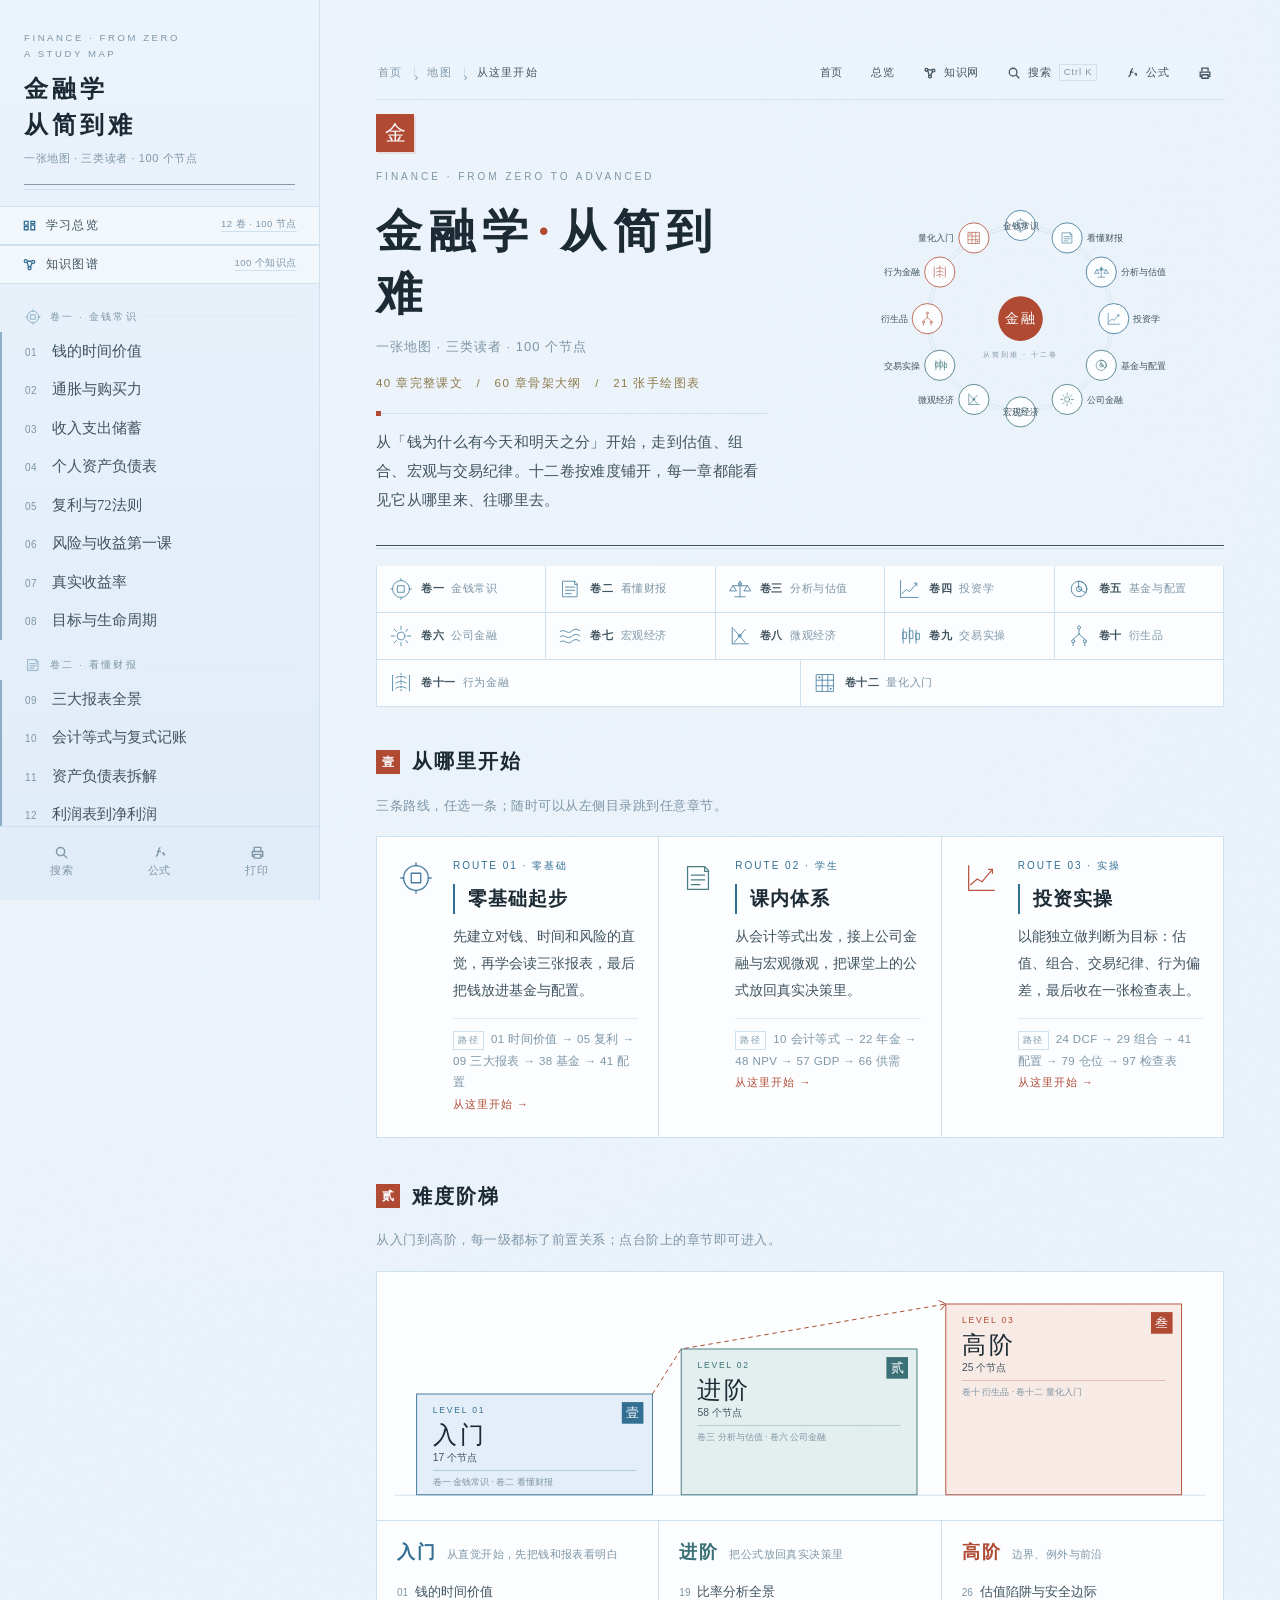
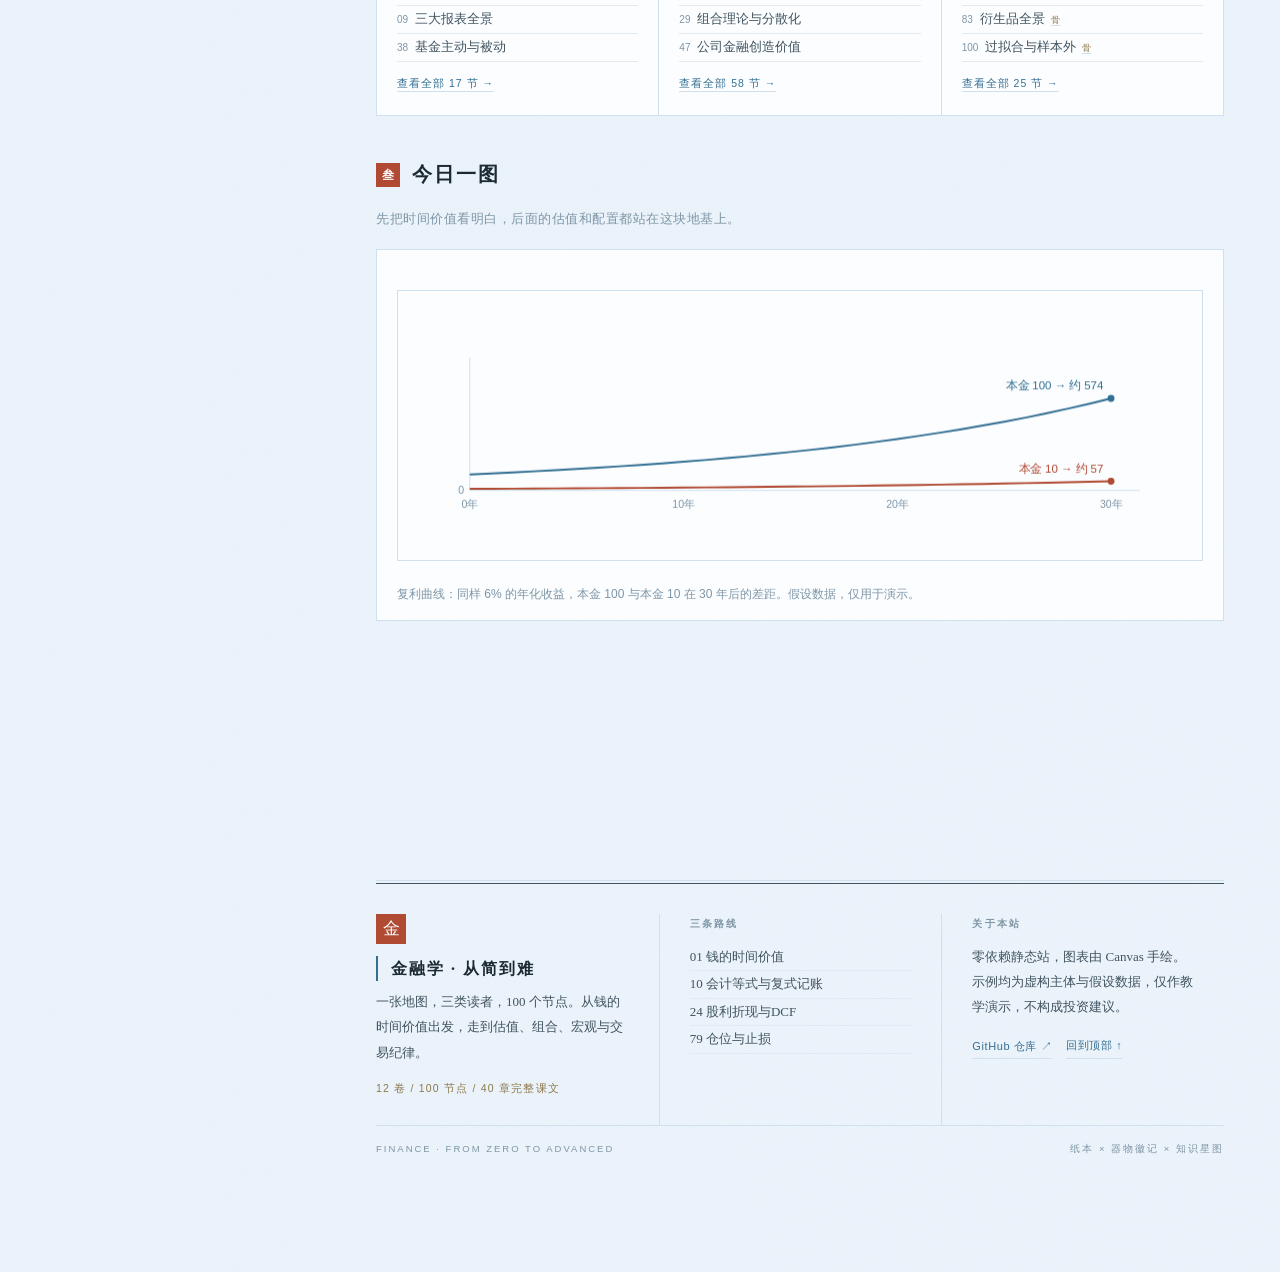
<file: index.html>
<!DOCTYPE html>
<html lang="zh-CN">
<head>
<meta charset="UTF-8">
<meta name="viewport" content="width=device-width, initial-scale=1.0">
<meta name="description" content="金融学·从简到难：一张地图，三类读者，100 个节点。零基础、经管学生、投资实操者都能找到自己的路径。">
<title>金融学·从简到难｜学习地图</title>
<link rel="icon" href="data:image/svg+xml,%3Csvg xmlns='http://www.w3.org/2000/svg' viewBox='0 0 64 64'%3E%3Crect width='64' height='64' fill='%23b04a33'/%3E%3Ctext x='32' y='46' font-size='40' text-anchor='middle' fill='%23fbfdff' font-family='serif'%3E%E9%87%91%3C/text%3E%3C/svg%3E">
<link rel="stylesheet" href="app.css">
</head>
<body>
<div id="bootWarn" role="alert" style="display:none;position:fixed;top:0;left:0;right:0;z-index:9999;background:#b04a33;color:#fffdf7;padding:12px 18px;font:13px/1.7 'Microsoft YaHei',sans-serif;text-align:center">
  页面似乎没有正常加载。请刷新一次；若仍空白，请用 Edge / Chrome 打开本地母版。
</div>
<noscript>
  <div style="background:#fff3e2;color:#7a3b12;border-bottom:1px solid #e6c9a8;padding:12px 18px;font:13px/1.7 'Microsoft YaHei',sans-serif;text-align:center">
    当前浏览器禁用了脚本：章节文字仍可阅读，但导航、搜索与知识图谱不可用。
  </div>
</noscript>

<div class="readbar" id="readbar"></div>

<div class="layout">
  <aside class="sidebar" id="sidebar">
    <div class="sb-head">
      <div class="school">Finance · From Zero<br>A Study Map</div>
      <h1>金融学<br>从简到难</h1>
      <div class="teacher">一张地图 · 三类读者 · 100 个节点</div>
      <div class="rule"></div>
      <div class="rule thin"></div>
    </div>

    <button class="sb-kg sb-ov" id="ovBtn" type="button">
      <svg viewBox="0 0 16 16"><path d="M2.5 3.5h4v4h-4zM9.5 3.5h4v2.4h-4zM2.5 9.1h4v3.4h-4zM9.5 7.5h4v5h-4z"/></svg>
      <span>学习总览</span><em>12 卷 · 100 节点</em>
    </button>
    <button class="sb-kg" type="button" data-kg>
      <svg viewBox="0 0 16 16"><circle cx="4" cy="4.4" r="1.6"/><circle cx="12" cy="5.2" r="1.6"/><circle cx="8" cy="12" r="1.6"/><path d="M5.4 5.3 7.1 10.5M10.8 6.3 9 10.7M5.7 4.5h4.6"/></svg>
      <span>知识图谱</span><em id="kgCount">100 个知识点</em>
    </button>

    <nav class="sb-nav" id="sbnav" aria-label="章节目录"></nav>

    <div class="sb-foot">
      <button type="button" data-open="search" title="搜索（Ctrl K）">
        <svg viewBox="0 0 16 16"><circle cx="7" cy="7" r="4.4"/><path d="M10.3 10.3 14 14"/></svg>搜索
      </button>
      <button type="button" data-open="formula" title="公式手册">
        <svg viewBox="0 0 16 16"><path d="M4 12c1.4 0 1.8-1 2.4-3.6C7 5.4 7.3 3 9 3M5.4 7h4.2M11 9.5c.6-1 1.2-1.3 1.8-.6.5.6.2 1.6-.3 2.4"/></svg>公式
      </button>
      <button type="button" onclick="window.print()" title="打印本章">
        <svg viewBox="0 0 16 16"><path d="M4.5 6V2.5h7V6M4.5 12H2.5V7h11v5h-2M4.5 10h7v4h-7z"/></svg>打印
      </button>
    </div>
  </aside>

  <div class="ov" id="ovOverlay" role="dialog" aria-modal="true" aria-label="学习总览">
    <div class="ov-panel">
      <div class="ov-head">
        <div>
          <div class="ov-kicker">Course Map</div>
          <h2 class="ov-title">学习总览</h2>
          <p class="ov-sub" id="ovSub">12 卷 · 100 节点 · 按入门 / 进阶 / 高阶分层</p>
        </div>
        <button class="ov-close" id="ovClose" type="button" aria-label="关闭">×</button>
      </div>
      <div class="ov-body" id="ovBody"></div>
    </div>
  </div>

  <div id="navMask"></div>

  <main class="main" id="main">
    <div class="topbar">
      <div class="crumb">
        <button class="tbtn" id="menuBtn" aria-label="打开目录">
          <svg viewBox="0 0 16 16"><path d="M2.5 4h11M2.5 8h11M2.5 12h11"/></svg>
        </button>
      <button class="crumb-home" id="crumbHome" type="button">首页</button>
      <span class="div">›</span>
      <button class="crumb-vol" id="crumbVol" type="button">地图</button>
      <span class="div">›</span>
      <span class="now"><b id="curNum"></b><span id="curTitle">从这里开始</span></span>
      </div>
      <div class="tools">
        <button class="tbtn" type="button" id="homeBtn"><span>首页</span></button>
        <button class="tbtn" type="button" id="ovTopBtn"><span>总览</span></button>
        <button class="tbtn" type="button" data-kg>
          <svg viewBox="0 0 16 16"><circle cx="4" cy="4.4" r="1.6"/><circle cx="12" cy="5.2" r="1.6"/><circle cx="8" cy="12" r="1.6"/><path d="M5.4 5.3 7.1 10.5M10.8 6.3 9 10.7M5.7 4.5h4.6"/></svg><span>知识网</span>
        </button>
        <button class="tbtn" type="button" data-open="search">
          <svg viewBox="0 0 16 16"><circle cx="7" cy="7" r="4.4"/><path d="M10.3 10.3 14 14"/></svg><span>搜索</span><kbd>Ctrl K</kbd>
        </button>
        <button class="tbtn" type="button" data-open="formula">
          <svg viewBox="0 0 16 16"><path d="M4 12c1.4 0 1.8-1 2.4-3.6C7 5.4 7.3 3 9 3M5.4 7h4.2M11 9.5c.6-1 1.2-1.3 1.8-.6.5.6.2 1.6-.3 2.4"/></svg><span>公式</span>
        </button>
        <button class="tbtn" type="button" onclick="window.print()" title="打印本章">
          <svg viewBox="0 0 16 16"><path d="M4.5 6V2.5h7V6M4.5 12H2.5V7h11v5h-2M4.5 10h7v4h-7z"/></svg>
        </button>
      </div>
    </div>

    <section id="home" class="home"></section>
    <div id="chMount"></div>

    <footer class="cfoot" id="cfoot">
      <button id="prevBtn" type="button"><span>上一章</span><em id="prevTitle">—</em></button>
      <button id="nextBtn" class="next" type="button"><span>下一章</span><em id="nextTitle">—</em></button>
    </footer>

    <footer class="sitefoot" id="sitefoot">
      <div class="sf-col sf-about">
        <div class="sf-seal">金</div>
        <h3>金融学 · 从简到难</h3>
        <p>一张地图，三类读者，100 个节点。从钱的时间价值出发，走到估值、组合、宏观与交易纪律。</p>
        <div class="sf-stat" id="sfStat">12 卷 / 100 节点 / 40 章完整课文</div>
      </div>
      <div class="sf-col sf-links">
        <h4>三条路线</h4>
        <a data-id="time-value">01 钱的时间价值</a>
        <a data-id="accounting-equation">10 会计等式与复式记账</a>
        <a data-id="dcf-ddm">24 股利折现与DCF</a>
        <a data-id="position-stop">79 仓位与止损</a>
      </div>
      <div class="sf-col sf-note">
        <h4>关于本站</h4>
        <p>零依赖静态站，图表由 Canvas 手绘。示例均为虚构主体与假设数据，仅作教学演示，不构成投资建议。</p>
        <div class="sf-meta">
          <a href="https://github.com/shang571/finance-from-zero" target="_blank" rel="noopener">GitHub 仓库 ↗</a>
          <button type="button" id="sfTop">回到顶部 ↑</button>
        </div>
      </div>
      <div class="sf-bottom"><span>FINANCE · FROM ZERO TO ADVANCED</span><span>纸本 × 器物徽记 × 知识星图</span></div>
    </footer>
  </main>
</div>

<div class="overlay" id="searchOverlay" role="dialog" aria-label="全文搜索">
  <div class="search-panel">
    <div class="search-top">
      <svg viewBox="0 0 16 16"><circle cx="7" cy="7" r="4.4"/><path d="M10.3 10.3 14 14"/></svg>
      <input id="searchInput" type="search" placeholder="搜索章节、术语、公式…" autocomplete="off" spellcheck="false">
      <span class="search-hint">ESC</span>
    </div>
    <div class="search-res" id="searchRes"><div class="search-empty">输入关键词，搜索全部 100 个节点</div></div>
    <div class="search-foot"><span>↑ ↓ 选择</span><span>Enter 跳转</span><span>Esc 关闭</span></div>
  </div>
</div>

<div class="drawer" id="fxDrawer" role="dialog" aria-label="公式手册">
  <div class="drawer-h"><h3>公式手册</h3><button type="button" data-close>关闭 ✕</button></div>
  <div class="drawer-search"><input id="fxSearch" type="search" placeholder="筛选：复利 / 久期 / WACC / 杜邦…" autocomplete="off"></div>
  <div class="drawer-body" id="fxBody"></div>
  <div class="drawer-foot">公式均为教学口径，符号定义以原章节为准</div>
</div>

<button class="totop" id="toTop" type="button" aria-label="回到顶部">↑</button>

<div class="kg-overlay" id="kgOverlay" role="dialog" aria-label="知识点网络">
  <div class="kg-head">
    <div>
      <div class="kg-title">知识点网络</div>
      <div class="kg-sub" id="kgSub">100 个知识点 · 前置关系构成有向图</div>
    </div>
    <div class="kg-head-right">
      <div class="kg-chips" id="kgChips"></div>
      <button class="kg-mode" id="kgMode" type="button">3D 图谱</button>
      <button class="kg-close" id="kgClose" type="button">关闭 ✕</button>
    </div>
  </div>
  <div class="kg-body">
    <aside class="kg-side">
      <div class="kg-search"><input id="kgSearch" type="search" placeholder="搜索知识点…" autocomplete="off"></div>
      <div id="kgList"></div>
    </aside>
    <div class="kg-stage" id="kgStage">
      <canvas id="kg3d"></canvas>
      <svg id="kgSvg" viewBox="0 0 1000 720" preserveAspectRatio="xMidYMid meet"></svg>
      <div class="kg-zoom" id="kgZoom2d">
        <button type="button" data-z="in" aria-label="放大">＋</button>
        <button type="button" data-z="out" aria-label="缩小">－</button>
        <button type="button" data-z="reset" aria-label="重置视图">⟲</button>
        <button type="button" data-z="relayout" aria-label="重新布局">↻</button>
      </div>
      <div class="kg-zoom kg-zoom3" id="kgZoom3d">
        <button type="button" data-k3="rot" aria-label="暂停旋转">⏸</button>
        <button type="button" data-k3="in" aria-label="放大">＋</button>
        <button type="button" data-k3="out" aria-label="缩小">－</button>
        <button type="button" data-k3="reset" aria-label="重置视角">⟲</button>
        <button type="button" data-k3="relayout" aria-label="重新布局">↻</button>
      </div>
      <div class="kg-crumb"><button id="kgBack" type="button">← 返回</button><span id="kgPath"></span></div>
      <div class="kg-hint">拖拽旋转 · 滚轮缩放 · 点击节点</div>
    </div>
    <aside class="kg-detail" id="kgDetail"></aside>
  </div>
</div>

<div id="toast"></div>

<script src="js/registry.js"></script>
<script src="js/visuals.js"></script>
<script src="js/skeleton_notes.js"></script>
<script src="js/terms.js"></script>
<script src="js/formula.js"></script>
<script src="chapters/vol1.js"></script>
<script src="chapters/vol2.js"></script>
<script src="chapters/vol3.js"></script>
<script src="chapters/vol4.js"></script>
<script src="chapters/vol5.js"></script>
<script src="chapters/vol6.js"></script>
<script src="chapters/vol7.js"></script>
<script src="chapters/vol8.js"></script>
<script src="chapters/vol9.js"></script>
<script src="chapters/vol10.js"></script>
<script src="chapters/vol11.js"></script>
<script src="chapters/vol12.js"></script>
<script>
(function(){
  var html=[window.__CH_VOL1,window.__CH_VOL2,window.__CH_VOL3,window.__CH_VOL4,
            window.__CH_VOL5,window.__CH_VOL6,window.__CH_VOL7,window.__CH_VOL8,
            window.__CH_VOL9,window.__CH_VOL10,window.__CH_VOL11,window.__CH_VOL12]
           .filter(Boolean).join('');
  var mount=document.getElementById('chMount');
  if(!mount) return;
  var tmp=document.createElement('div');
  tmp.innerHTML=html;
  var frag=document.createDocumentFragment();
  while(tmp.firstChild){ frag.appendChild(tmp.firstChild); }
  mount.parentNode.replaceChild(frag, mount);
})();
</script>
<script src="js/charts.js"></script>
<script src="js/nav.js"></script>
<script src="js/boot.js"></script>
<script src="js/overview.js"></script>
<script src="js/kg2d.js"></script>
<script src="js/kg3d.js"></script>
</body>
</html>
</file>
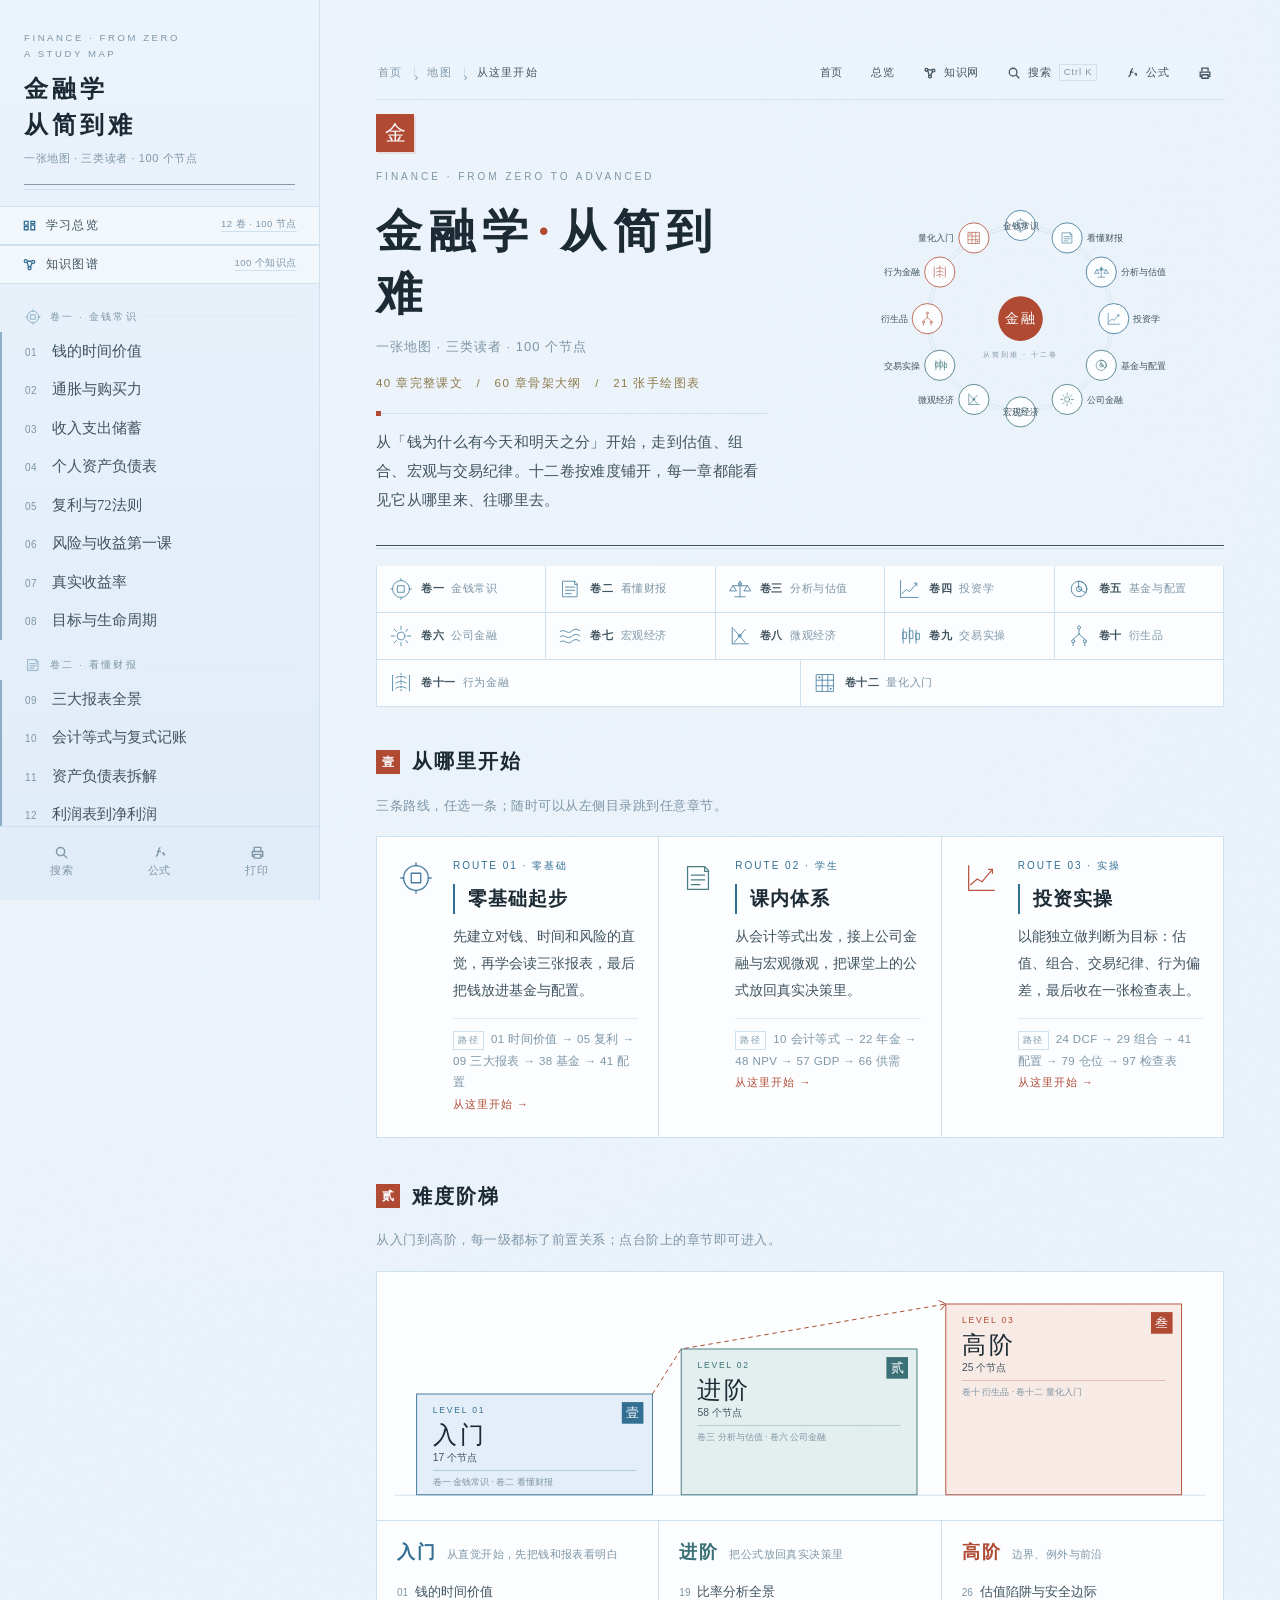
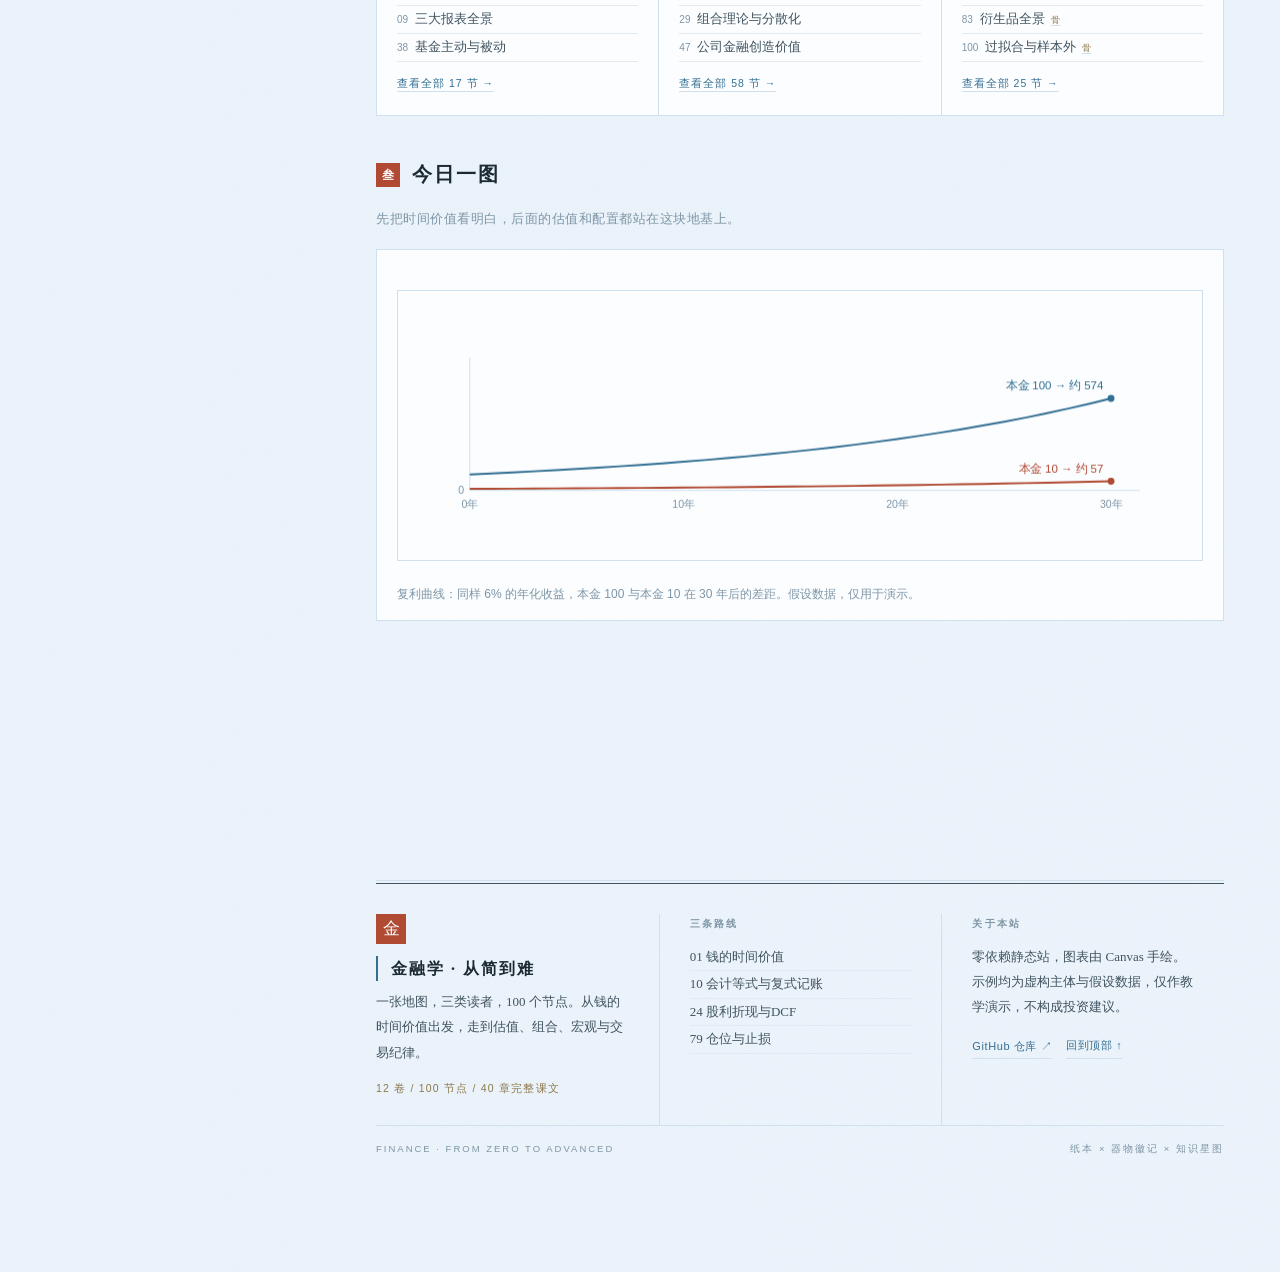
<file: offline-master.html>
<!DOCTYPE html>
<html lang="zh-CN">
<head>
<meta charset="UTF-8">
<meta name="viewport" content="width=device-width, initial-scale=1.0">
<meta name="description" content="金融学·从简到难：一张地图，三类读者，100 个节点。零基础、经管学生、投资实操者都能找到自己的路径。">
<title>金融学·从简到难｜学习地图</title>
<link rel="icon" href="data:image/svg+xml,%3Csvg xmlns='http://www.w3.org/2000/svg' viewBox='0 0 64 64'%3E%3Crect width='64' height='64' fill='%23b04a33'/%3E%3Ctext x='32' y='46' font-size='40' text-anchor='middle' fill='%23fbfdff' font-family='serif'%3E%E9%87%91%3C/text%3E%3C/svg%3E">
<style>

/* ============================================================
   淡蓝纸本 · 墨蓝 · 朱印
   ============================================================ */
:root{
  --paper:#ebf3fb;
  --paper-2:#e3eef9;
  --sheet:#fbfdff;
  --ink:#1c2a33;
  --ink2:#41545f;
  --muted:#7e96a6;

  --rule:#cfe0ee;
  --rule-2:#dfeaf3;

  /* 会计：墨蓝 */
  --green:#336f92;
  --green-l:#5a97b8;
  --green-bg:#e3eef8;

  /* 财管：墨绿 */
  --purple:#3a7076;
  --purple-bg:#e3efef;

  /* 朱印 */
  --red:#b04a33;
  --red-bg:#f8eae5;

  --gold:#8d7a4c;
  --gold-bg:#f5f0e4;

  --blue:#336f92;
  --blue-bg:#e3eef8;

  --serif:"Source Han Serif SC","Noto Serif SC","Songti SC","STSong","SimSun",Georgia,serif;
  --sans:"Optima","PingFang SC","Microsoft YaHei","Helvetica Neue",Arial,sans-serif;
  --mono:"Cascadia Mono","Consolas","SFMono-Regular",monospace;
}
*{box-sizing:border-box;margin:0;padding:0;}
html{scroll-behavior:smooth;-webkit-text-size-adjust:100%;}
body{
  font-family:var(--serif);
  background:var(--paper);
  background-image:radial-gradient(circle at 18% 8%,rgba(255,255,255,.12),transparent 46%),
                   radial-gradient(circle at 82% 92%,rgba(255,255,255,.05),transparent 50%);
  color:var(--ink);
  line-height:1.95;
  font-size:16px;
  -webkit-font-smoothing:antialiased;
  text-rendering:optimizeLegibility;
}
::selection{background:rgba(176,74,51,.15);}
a{color:inherit;text-decoration:none;}
button{font-family:inherit;color:inherit;background:none;border:none;cursor:pointer;}
img,canvas{max-width:100%;}
:focus-visible{outline:2px solid var(--red);outline-offset:3px;}

/* ---------- 布局 ---------- */
.layout{display:flex;max-width:1560px;margin:0 auto;min-height:100vh;}
.layout > .sidebar{width:300px;flex:0 0 300px;}
.layout > .main{flex:1 1 auto;min-width:0;}
@supports (display:grid){.layout{display:grid;grid-template-columns:300px minmax(0,1fr);}}

/* ---------- 侧栏 ---------- */
.sidebar{
  position:sticky;top:0;height:100vh;
  background:linear-gradient(180deg,var(--paper) 0%,#e0ecf8 100%);
  border-right:1px solid var(--rule);
  display:flex;flex-direction:column;
  z-index:60;
}
.sb-head{padding:30px 24px 16px;}
.sb-head .school{
  font-family:var(--sans);font-size:9.5px;letter-spacing:2.6px;color:var(--muted);
  text-transform:uppercase;line-height:1.7;
}
.sb-head h1{
  font-size:22px;font-weight:600;letter-spacing:4px;line-height:1.5;margin-top:9px;
}
.sb-head .teacher{
  font-family:var(--sans);font-size:11px;color:var(--muted);margin-top:5px;letter-spacing:.6px;
}
.sb-head .rule{height:1px;background:var(--ink2);opacity:.55;margin:15px 0 4px;}
.sb-head .rule.thin{height:1px;background:var(--rule);opacity:1;margin:3px 0 0;}

.sb-nav{flex:1;overflow-y:auto;padding:8px 0 18px;scrollbar-width:thin;scrollbar-color:var(--rule) transparent;}
.sb-nav::-webkit-scrollbar{width:5px;}
.sb-nav::-webkit-scrollbar-thumb{background:var(--rule);}
.nav-group{
  font-family:var(--sans);font-size:9.5px;letter-spacing:2.2px;color:var(--muted);
  padding:16px 24px 6px;display:flex;align-items:center;gap:8px;text-transform:uppercase;
}
.nav-group::after{content:'';flex:1;height:1px;background:var(--rule-2);}
.nav-item{
  display:flex;align-items:baseline;gap:10px;
  padding:7px 24px 7px 23px;font-size:13.5px;line-height:1.55;
  color:var(--ink2);border-left:2px solid transparent;cursor:pointer;
  transition:color .15s,background .15s,border-color .15s;
}
.nav-item:hover{background:rgba(251,253,255,.78);color:var(--ink);}
.nav-item .n{
  font-family:var(--sans);font-size:10px;color:var(--muted);letter-spacing:.5px;
  font-variant-numeric:tabular-nums;min-width:17px;flex-shrink:0;
}
.nav-item.active{background:rgba(251,253,255,.96);border-left-color:var(--red);color:var(--ink);font-weight:600;}
.nav-item.active .n{color:var(--red);}

.sb-foot{border-top:1px solid var(--rule);padding:10px 14px 14px;display:grid;grid-template-columns:repeat(3,1fr);gap:2px;}
.sb-foot button{
  font-family:var(--sans);font-size:10.5px;letter-spacing:.8px;color:var(--muted);
  padding:8px 2px;display:flex;flex-direction:column;align-items:center;gap:4px;
  transition:color .15s;
}
.sb-foot button:hover{color:var(--ink);}
.sb-foot svg{width:15px;height:15px;stroke:currentColor;fill:none;stroke-width:1.5;}

/* ---------- 顶栏 ---------- */
.topbar{
  position:sticky;top:0;z-index:40;
  display:flex;align-items:center;justify-content:space-between;gap:16px;
  padding:0 0 0 2px;height:54px;
  background:rgba(235,243,251,.9);
  backdrop-filter:saturate(1.4) blur(8px);
  -webkit-backdrop-filter:saturate(1.4) blur(8px);
  border-bottom:1px solid var(--rule);
}
.crumb{display:flex;align-items:center;gap:12px;font-family:var(--sans);font-size:11px;color:var(--muted);letter-spacing:1.2px;min-width:0;}
.crumb b{color:var(--ink2);font-weight:500;letter-spacing:.6px;white-space:nowrap;}
.crumb .div{width:1px;height:11px;background:var(--rule);}
.crumb .now{white-space:nowrap;overflow:hidden;text-overflow:ellipsis;color:var(--ink2);}
.tools{display:flex;align-items:center;gap:4px;flex-shrink:0;}
.tbtn{
  display:flex;align-items:center;gap:7px;padding:7px 11px;
  font-family:var(--sans);font-size:11px;letter-spacing:.8px;color:var(--ink2);
  border:1px solid transparent;transition:all .15s;
}
.tbtn:hover{border-color:var(--rule);background:var(--sheet);}
.tbtn svg{width:14px;height:14px;stroke:currentColor;fill:none;stroke-width:1.5;}
.tbtn kbd{font-family:var(--sans);font-size:9.5px;color:var(--muted);border:1px solid var(--rule);padding:0 4px;line-height:1.5;}
#menuBtn{display:none;}

/* 阅读进度 */
.readbar{position:fixed;top:0;left:0;height:2px;width:0;background:var(--red);z-index:100;transition:width .1s linear;}

/* ---------- 正文 ---------- */
.main{max-width:940px;margin:0 auto;padding:42px 58px 130px;width:100%;}
.chapter{display:none;}
.chapter.active{display:block;animation:fadeUp .45s cubic-bezier(.4,0,.2,1);}
@keyframes fadeUp{from{opacity:0;transform:translateY(8px);}to{opacity:1;transform:none;}}
@media(prefers-reduced-motion:reduce){
  html{scroll-behavior:auto;}
  .chapter.active{animation:none;}
  *{transition:none!important;}
}

/* 章首 */
.chead{display:flex;gap:20px;align-items:flex-start;padding-bottom:24px;margin-bottom:34px;border-bottom:1px solid var(--ink2);position:relative;}
.chead::after{content:'';position:absolute;left:0;right:0;bottom:-4px;height:1px;background:var(--rule);}
.chnum{
  font-size:52px;line-height:.92;font-weight:300;letter-spacing:-1px;
  color:rgba(51,111,146,.18);font-variant-numeric:lining-nums tabular-nums;
  flex-shrink:0;min-width:62px;padding-top:2px;
}
.chead.fin .chnum{color:rgba(58,112,118,.20);}
.chead-body{min-width:0;}
.kicker{
  font-family:var(--sans);font-size:10px;letter-spacing:2.6px;color:var(--green);
  text-transform:uppercase;margin-bottom:8px;
}
.chead.fin .kicker{color:var(--purple);}
.chead h2{font-size:29px;font-weight:600;letter-spacing:1.2px;line-height:1.45;}
.chead .desc{color:var(--muted);font-size:13.5px;margin-top:8px;line-height:1.8;letter-spacing:.3px;}

/* 标题层级 */
h3{
  font-size:19px;font-weight:600;margin:42px 0 14px;padding-left:13px;
  border-left:2px solid var(--green);letter-spacing:.8px;line-height:1.6;
}
h3.fin{border-left-color:var(--purple);}
h4{
  font-size:15.5px;font-weight:600;margin:26px 0 10px;color:var(--green-l);
  letter-spacing:.8px;line-height:1.6;
}
h4.fin{color:var(--purple);}
p{margin:12px 0;text-wrap:pretty;}
ul,ol{margin:12px 0 12px 24px;}
li{margin:6px 0;padding-left:2px;}
li::marker{color:var(--muted);}
strong{font-weight:600;color:var(--ink);}
em{font-style:normal;border-bottom:1px solid var(--rule);}
code{font-family:var(--mono);font-size:.88em;background:var(--paper-2);padding:1px 5px;}
hr{border:none;border-top:1px solid var(--rule);margin:28px 0;}

/* 卡片 */
.card{background:var(--sheet);border:1px solid var(--rule);padding:20px 24px;margin:20px 0;}
.card.soft{background:rgba(251,253,255,.55);border-color:var(--rule-2);}
.card.key{border-left:2px solid var(--green);}
.card.fin{border-left:2px solid var(--purple);}
.card.warn{border-left:2px solid var(--gold);background:var(--gold-bg);border-color:#e3d9c2;}
.card.danger{border-left:2px solid var(--red);background:var(--red-bg);border-color:#f0d8d0;}
.card-t{
  font-family:var(--sans);font-size:11px;font-weight:600;letter-spacing:1.8px;
  color:var(--green);margin-bottom:8px;text-transform:uppercase;
}
.card.warn .card-t{color:var(--gold);}
.card.danger .card-t{color:var(--red);}
.card.fin .card-t{color:var(--purple);}
.card p:last-child,.card ul:last-child,.card ol:last-child,.card table:last-child{margin-bottom:0;}

/* 定义 */
.defn{border-top:1px solid var(--rule);border-bottom:1px solid var(--rule);padding:16px 0 15px;margin:18px 0;position:relative;}
.defn::before{
  content:'定 义';font-family:var(--sans);font-size:9.5px;letter-spacing:2.4px;
  color:var(--red);display:block;margin-bottom:6px;
}
.defn p{margin:4px 0;color:var(--ink);line-height:1.95;}

/* 表格 —— 账簿横线 */
table{width:100%;border-collapse:collapse;margin:20px 0;font-size:14px;background:transparent;}
th,td{padding:9px 12px;text-align:left;vertical-align:top;line-height:1.75;border-bottom:1px solid var(--rule-2);}
thead th{
  border-top:1px solid var(--ink2);border-bottom:1px solid var(--ink2);
  background:transparent;font-weight:600;letter-spacing:.6px;font-size:13px;
}
tbody tr:last-child td{border-bottom:1px solid var(--ink2);}
td.num,th.num{text-align:right;font-variant-numeric:tabular-nums;}
tr:hover td{background:rgba(251,253,255,.78);}
table.compact td,table.compact th{padding:6px 10px;font-size:13px;}
/* 窄屏表格容器：允许横向滚动，避免撑破版心 */
.tbl-scroll{overflow-x:auto;overflow-y:hidden;-webkit-overflow-scrolling:touch;margin:18px 0;}
.tbl-scroll table{margin:0;}
@media(max-width:700px){ .tbl-scroll table{min-width:520px;} }

/* 公式 */
.formula{
  border-top:1px solid var(--rule);border-bottom:1px solid var(--rule);
  padding:16px 20px;margin:18px 0;text-align:center;
  font-family:"Cambria Math","Times New Roman",Georgia,serif;font-size:17px;letter-spacing:.3px;
  background:transparent;
}
.formula .v{color:var(--green);font-style:italic;font-weight:600;}
.formula.fin .v{color:var(--purple);}
.formula-note{text-align:center;font-family:var(--sans);font-size:11.5px;color:var(--muted);margin-top:-10px;margin-bottom:18px;letter-spacing:.5px;}

/* 分录 */
.entry{background:#f4f9fd;border:1px solid var(--rule);margin:16px 0;overflow:hidden;font-family:var(--mono);}
.entry-h{
  padding:6px 15px;font-family:var(--sans);font-size:10.5px;color:var(--ink2);
  letter-spacing:1.2px;border-bottom:1px solid var(--rule);background:rgba(224,235,244,.6);
}
.entry-b{padding:13px 18px;font-size:13.5px;line-height:2.15;}
.entry-b .dr{color:var(--red);font-weight:600;}
.entry-b .cr{color:var(--green);font-weight:600;padding-left:30px;}
.entry-b .amt{float:right;font-variant-numeric:tabular-nums;}
.entry-b .line{display:flex;justify-content:space-between;gap:16px;}

/* T 型账户 */
.tacct-wrap{display:grid;grid-template-columns:1fr 1fr;gap:18px;margin:22px 0;}
.tacct-single{border:1px solid var(--rule);background:var(--sheet);}
.tacct-title{
  text-align:center;padding:7px;font-size:12.5px;font-weight:600;letter-spacing:1px;
  border-bottom:1px solid var(--ink2);
}
.tacct-body{display:flex;}
.tacct-body .col{flex:1;padding:10px 13px;min-height:58px;}
.tacct-body .col:first-child{border-right:1px solid var(--rule);}
.tacct-body .col-h{
  font-family:var(--sans);font-size:10px;color:var(--muted);padding-bottom:5px;
  border-bottom:1px dashed var(--rule);margin-bottom:6px;text-align:center;letter-spacing:1px;
}
.tacct-body .row{display:flex;justify-content:space-between;font-size:12.5px;padding:2px 0;gap:8px;}
.tacct-body .row .n{font-variant-numeric:tabular-nums;flex-shrink:0;}

/* 步骤 */
.steps{counter-reset:s;margin:22px 0;border-left:1px solid var(--rule);padding-left:0;}
.step{position:relative;padding:0 0 0 38px;margin:18px 0;}
.step::before{
  content:counter(s);counter-increment:s;
  position:absolute;left:-1px;top:1px;width:26px;height:26px;
  background:var(--paper);text-align:center;line-height:26px;
  font-family:var(--serif);font-size:13px;color:var(--green);font-weight:600;
  border:1px solid var(--rule);
}
.step-t{font-weight:600;margin-bottom:3px;letter-spacing:.3px;}

/* 计算器 */
.calc{background:var(--sheet);border:1px solid var(--rule);padding:22px 24px;margin:24px 0;}
.calc-h{
  font-family:var(--sans);font-size:11px;font-weight:600;color:var(--green);
  margin-bottom:16px;letter-spacing:1.6px;display:flex;align-items:center;gap:9px;text-transform:uppercase;
}
.calc-h::before{content:'';width:6px;height:6px;background:var(--red);display:inline-block;}
.calc.fin .calc-h{color:var(--purple);}
.calc-grid{display:grid;grid-template-columns:repeat(auto-fit,minmax(136px,1fr));gap:14px;margin-bottom:16px;}
.fld label{display:block;font-family:var(--sans);font-size:10.5px;color:var(--muted);margin-bottom:5px;letter-spacing:.6px;}
.fld input,.fld select{
  width:100%;padding:8px 10px;border:1px solid var(--rule);background:var(--paper);
  font-family:var(--sans);font-size:13px;color:var(--ink);border-radius:0;
}
.fld input:focus,.fld select:focus{outline:none;border-color:var(--green);background:var(--sheet);}
.btn{
  background:var(--green);color:var(--sheet);border:none;padding:9px 26px;
  font-family:var(--sans);font-size:12px;cursor:pointer;letter-spacing:1.6px;transition:background .15s;
}
.btn:hover{background:var(--ink);}
.btn.fin{background:var(--purple);}
.btn.ghost{background:transparent;color:var(--ink2);border:1px solid var(--rule);}
.btn.ghost:hover{border-color:var(--ink2);background:transparent;color:var(--ink);}
.cout{margin-top:18px;padding:16px 18px;background:rgba(224,235,244,.55);border-top:1px solid var(--rule);font-size:14px;line-height:2.05;display:none;}
.cout.show{display:block;}
.cout .big{font-size:22px;font-weight:600;color:var(--green);font-variant-numeric:tabular-nums;letter-spacing:.5px;}
.cout.fin .big{color:var(--purple);}
.cout .row{display:flex;justify-content:space-between;gap:20px;border-bottom:1px dotted var(--rule);padding:3px 0;}
.cout .row:last-of-type{border-bottom:none;}

/* 小测 */
.quiz{background:var(--sheet);border:1px solid var(--rule);border-top:2px solid var(--gold);padding:20px 24px;margin:30px 0;}
.quiz-h{font-family:var(--sans);font-size:9.5px;font-weight:600;color:var(--gold);letter-spacing:3px;margin-bottom:12px;}
.quiz-q{font-size:15px;margin-bottom:14px;font-weight:600;line-height:1.8;}
.opt{
  display:block;padding:9px 14px;border:1px solid var(--rule);margin:6px 0;cursor:pointer;
  transition:all .14s;font-size:14px;background:var(--paper);line-height:1.7;
}
.opt:hover{border-color:var(--green);background:var(--green-bg);}
.opt.ok{border-color:var(--green);background:var(--green-bg);color:var(--green);font-weight:600;}
.opt.no{border-color:var(--red);background:var(--red-bg);color:var(--red);}
.qfb{margin-top:14px;font-size:13.5px;padding:12px 15px;display:none;line-height:1.9;border-left:2px solid var(--rule);}
.qfb.show{display:block;}
.qfb.ok{background:var(--green-bg);border-left-color:var(--green);}
.qfb.no{background:var(--red-bg);border-left-color:var(--red);}
.quiz-foot{margin-top:12px;display:flex;justify-content:flex-end;}
.quiz-foot button{font-family:var(--sans);font-size:10.5px;color:var(--muted);letter-spacing:1px;border-bottom:1px solid var(--rule);padding:2px 0;}
.quiz-foot button:hover{color:var(--ink);border-color:var(--ink2);}

/* 图表 */.chart-box{background:var(--sheet);border:1px solid var(--rule);padding:22px 18px 16px;margin:22px 0;overflow-x:auto;overflow-y:hidden;-webkit-overflow-scrolling:touch;}
/* 画布独立滚动层：宽图在窄屏横向滑动，图注不跟着跑 */
.cv-scroll{overflow-x:auto;overflow-y:hidden;-webkit-overflow-scrolling:touch;}
.cv-scroll canvas{display:block;}
.chart-box .cap{
  font-family:var(--sans);font-size:11px;color:var(--muted);text-align:center;
  margin-top:12px;letter-spacing:.6px;line-height:1.7;
}
canvas{display:block;margin:0 auto;max-width:100%;}

/* 说明性插图（SVG / 图片） */
.fig{background:var(--sheet);border:1px solid var(--rule);padding:22px 20px 16px;margin:24px 0;}
.fig .cap{
  font-family:var(--sans);font-size:11.5px;color:var(--muted);text-align:center;
  margin-top:14px;letter-spacing:.8px;line-height:1.8;
}
.fig svg{display:block;margin:0 auto;max-width:100%;height:auto;}
.fig-scroll{overflow-x:auto;overflow-y:hidden;-webkit-overflow-scrolling:touch;}
@media(max-width:700px){
  .fig-scroll svg{min-width:660px;}
  .fig:has(.fig-scroll)::before{
    content:'← 左右滑动查看完整图表';display:block;text-align:right;
    font-family:var(--sans);font-size:10.5px;color:var(--muted);
    letter-spacing:.6px;margin-bottom:8px;
  }
}
.fig img{display:block;margin:0 auto;max-width:100%;height:auto;border:1px solid var(--rule-2);}
.fig .cap b{color:var(--ink2);font-weight:600;}
input[type=search]::-webkit-search-cancel-button,input[type=search]::-webkit-search-decoration{-webkit-appearance:none;appearance:none;display:none;}

/* 章末导航 */
.cfoot{
  display:grid;grid-template-columns:1fr 1fr;gap:14px;margin-top:64px;padding-top:22px;
  border-top:1px solid var(--rule);
}
.cfoot button{
  background:transparent;border:1px solid var(--rule);padding:12px 16px;
  font-size:13px;cursor:pointer;color:var(--ink2);transition:all .15s;text-align:left;
  display:flex;flex-direction:column;gap:3px;
}
.cfoot button span{font-family:var(--sans);font-size:9.5px;letter-spacing:2px;color:var(--muted);}
.cfoot button:hover{border-color:var(--ink2);color:var(--ink);background:var(--sheet);}
.cfoot button:disabled{opacity:.32;cursor:not-allowed;background:transparent;}
.cfoot button.next{text-align:right;align-items:flex-end;}

/* 标签 */
.tag{
  display:inline-block;font-family:var(--sans);font-size:10px;padding:1px 7px;margin-right:5px;
  background:transparent;color:var(--green);border:1px solid var(--green);letter-spacing:.8px;vertical-align:1px;
}
.tag.fin{color:var(--purple);border-color:var(--purple);}
.tag.gold{color:var(--gold);border-color:var(--gold);}
.tag.seal{color:var(--red);border-color:var(--red);}

.src{font-family:var(--sans);font-size:10.5px;color:var(--muted);text-align:right;margin-top:-8px;margin-bottom:16px;letter-spacing:.6px;}

.two{display:grid;grid-template-columns:1fr 1fr;gap:18px;margin:20px 0;}
@media(max-width:760px){.two{grid-template-columns:1fr;}}

/* ---------- 搜索 ---------- */
.overlay{
  position:fixed;top:0;right:0;bottom:0;left:0;width:100%;height:100%;z-index:200;background:rgba(28,42,51,.30);
  backdrop-filter:blur(3px);display:none;padding:12vh 20px 20px;
}
.overlay.show{display:block;}
.search-panel{
  max-width:660px;margin:0 auto;background:var(--sheet);border:1px solid var(--ink2);
  box-shadow:0 24px 60px rgba(28,42,51,.20);animation:pop .18s ease-out;
}
@keyframes pop{from{opacity:0;transform:translateY(-6px) scale(.99);}to{opacity:1;transform:none;}}
.search-top{display:flex;align-items:center;gap:12px;padding:14px 18px;border-bottom:1px solid var(--rule);}
.search-top svg{width:17px;height:17px;stroke:var(--muted);fill:none;stroke-width:1.6;flex-shrink:0;}
#searchInput{
  flex:1;border:none;background:transparent;font-family:var(--serif);font-size:16px;color:var(--ink);
  outline:none;padding:2px 0;
}
#searchInput::placeholder{color:var(--muted);}
.search-hint{font-family:var(--sans);font-size:9.5px;color:var(--muted);border:1px solid var(--rule);padding:1px 5px;letter-spacing:.5px;}
.search-res{max-height:56vh;overflow-y:auto;padding:6px 0;}
.sres{padding:11px 18px;cursor:pointer;border-left:2px solid transparent;display:block;}
.sres:hover,.sres.sel{background:var(--paper);border-left-color:var(--red);}
.sres .st{font-size:13.5px;font-weight:600;letter-spacing:.3px;}
.sres .sm{font-family:var(--sans);font-size:9.5px;color:var(--muted);letter-spacing:1.2px;margin-top:2px;}
.sres .sx{font-size:12.5px;color:var(--ink2);margin-top:3px;line-height:1.7;display:-webkit-box;-webkit-line-clamp:2;-webkit-box-orient:vertical;overflow:hidden;}
.sres mark{background:rgba(176,74,51,.15);color:var(--red);padding:0 1px;}
.search-empty{padding:28px 18px;text-align:center;color:var(--muted);font-size:13px;}
.search-foot{font-family:var(--sans);font-size:9.5px;color:var(--muted);padding:8px 18px;border-top:1px solid var(--rule);display:flex;gap:14px;letter-spacing:.8px;}

/* ---------- 公式抽屉 ---------- */
.drawer{
  position:fixed;top:0;right:0;bottom:0;width:440px;max-width:92vw;z-index:220;
  background:var(--sheet);border-left:1px solid var(--ink2);
  transform:translateX(101%);transition:transform .28s cubic-bezier(.4,0,.2,1);
  display:flex;flex-direction:column;
}
.drawer.show{transform:none;box-shadow:-24px 0 50px rgba(28,42,51,.14);}
.drawer-h{display:flex;align-items:center;justify-content:space-between;padding:18px 20px 14px;border-bottom:1px solid var(--ink2);}
.drawer-h h3{border:none;padding:0;margin:0;font-size:16px;letter-spacing:2px;font-weight:600;}
.drawer-h button{font-family:var(--sans);font-size:11px;color:var(--muted);letter-spacing:1px;}
.drawer-h button:hover{color:var(--red);}
.drawer-search{padding:12px 20px;border-bottom:1px solid var(--rule);}
.drawer-search input{
  width:100%;border:1px solid var(--rule);background:var(--paper);padding:7px 10px;
  font-family:var(--sans);font-size:12.5px;color:var(--ink);outline:none;
}
.drawer-search input:focus{border-color:var(--green);background:var(--sheet);}
.drawer-body{flex:1;overflow-y:auto;padding:6px 20px 40px;}
.fx-group{margin-top:20px;}
.fx-group h4{font-size:12px;color:var(--muted);letter-spacing:2px;font-family:var(--sans);font-weight:500;margin:0 0 8px;border-bottom:1px solid var(--rule);padding-bottom:6px;}
.fx{padding:10px 0;border-bottom:1px dotted var(--rule);}
.fx .fn{font-size:13px;font-weight:600;letter-spacing:.4px;}
.fx .ff{font-family:"Cambria Math",Georgia,serif;font-size:13.5px;color:var(--green);margin-top:3px;line-height:1.7;}
.fx .fd{font-size:11.5px;color:var(--muted);margin-top:3px;line-height:1.65;}

/* ---------- 题库 ---------- */
.bank-bar{
  display:flex;flex-wrap:wrap;align-items:center;justify-content:space-between;gap:14px;
  padding:14px 0;border-top:1px solid var(--ink2);border-bottom:1px solid var(--rule);margin:24px 0 8px;
  position:sticky;top:54px;background:var(--paper);z-index:20;
}
.chips{display:flex;flex-wrap:wrap;gap:6px;}
.chip{
  font-family:var(--sans);font-size:11px;letter-spacing:1px;padding:5px 12px;
  border:1px solid var(--rule);color:var(--ink2);background:transparent;transition:all .14s;
}
.chip:hover{border-color:var(--ink2);}
.chip.active{background:var(--ink);color:var(--paper);border-color:var(--ink);}
.chip b{font-weight:500;font-variant-numeric:tabular-nums;}
.bank-stat{font-family:var(--sans);font-size:11px;color:var(--muted);letter-spacing:.8px;font-variant-numeric:tabular-nums;}
.bank-stat b{color:var(--ink2);font-weight:600;}

.qcard{background:var(--sheet);border:1px solid var(--rule);padding:18px 22px;margin:14px 0;}
.qmeta{display:flex;gap:8px;align-items:center;font-family:var(--sans);font-size:9.5px;color:var(--muted);letter-spacing:1.4px;margin-bottom:8px;}
.qmeta .tag{margin-right:0;}
.qstem{font-size:14.5px;line-height:1.85;margin-bottom:12px;}
.qopts{display:grid;gap:6px;}
.qopt{
  text-align:left;padding:8px 12px;border:1px solid var(--rule);background:var(--paper);
  font-family:var(--serif);font-size:13.5px;line-height:1.75;transition:all .13s;display:flex;gap:9px;
}
.qopt:hover{border-color:var(--green);background:var(--green-bg);}
.qopt .oi{font-family:var(--sans);font-size:11px;color:var(--muted);flex-shrink:0;width:14px;}
.qopt.sel{border-color:var(--ink2);background:var(--paper-2);}
.qopt.ok{border-color:var(--green);background:var(--green-bg);}
.qopt.ok .oi{color:var(--green);}
.qopt.no{border-color:var(--red);background:var(--red-bg);}
.qopt:disabled{cursor:default;}
.qact{margin-top:12px;display:flex;gap:10px;align-items:center;}
.qact .btn{padding:6px 18px;font-size:11px;letter-spacing:1.2px;}
.qact .note{font-family:var(--sans);font-size:10.5px;color:var(--muted);letter-spacing:.6px;}
.qexp{margin-top:12px;padding:11px 14px;background:rgba(224,235,244,.55);border-left:2px solid var(--green);font-size:13px;line-height:1.85;display:none;}
.qexp.show{display:block;}
.qexp.bad{border-left-color:var(--red);background:var(--red-bg);}
.qexp b{font-family:var(--sans);font-size:10.5px;letter-spacing:1.4px;}
.bank-empty{padding:40px 0;text-align:center;color:var(--muted);font-size:13px;}
.bank-foot{display:flex;justify-content:space-between;align-items:center;margin-top:26px;padding-top:16px;border-top:1px solid var(--rule);font-family:var(--sans);font-size:11px;color:var(--muted);letter-spacing:.6px;}

/* ---------- 真题 ---------- */
.paper-head{border:1px solid var(--rule);background:var(--sheet);padding:22px 26px;margin:22px 0;}
.paper-head .ph-t{font-size:17px;font-weight:600;letter-spacing:1px;}
.paper-head .ph-m{font-family:var(--sans);font-size:11px;color:var(--muted);letter-spacing:1px;margin-top:6px;line-height:1.9;}
.paper-head table{margin:14px 0 0;font-size:12.5px;}
.paper-head table th,.paper-head table td{padding:5px 8px;text-align:center;}
.qnum{
  display:inline-flex;align-items:center;justify-content:center;width:22px;height:22px;
  border:1px solid var(--rule);font-family:var(--sans);font-size:11px;color:var(--ink2);
  margin-right:8px;flex-shrink:0;vertical-align:1px;
}
.ans-badge{
  display:inline-block;font-family:var(--sans);font-size:10.5px;letter-spacing:.8px;
  color:var(--red);border:1px solid var(--red);padding:0 7px;margin-left:6px;vertical-align:1px;
}
details{border-bottom:1px dotted var(--rule);padding:6px 0;}
details summary{
  cursor:pointer;list-style:none;font-family:var(--sans);font-size:11px;color:var(--ink2);
  letter-spacing:1.2px;padding:4px 0;
}
details summary::-webkit-details-marker{display:none;}
details summary::before{content:'＋ ';color:var(--red);}
details[open] summary::before{content:'－ ';}
details[open]{padding-bottom:10px;}
details .dbody{font-size:13.5px;line-height:1.9;padding:4px 0 2px;}
.dbody p{margin:6px 0;}
.dbody ol,.dbody ul{margin:8px 0 8px 22px;}

.sol{margin:10px 0 0;padding:0;}
.sol-step{display:grid;grid-template-columns:96px 1fr;gap:14px;padding:9px 0;border-bottom:1px dotted var(--rule);font-size:13.5px;line-height:1.85;}
.sol-step:last-child{border-bottom:none;}
.sol-step .sl{font-family:var(--sans);font-size:10.5px;color:var(--muted);letter-spacing:1px;padding-top:3px;}
.sol-step .sv{font-variant-numeric:tabular-nums;}
.sol-ans{margin-top:12px;padding:10px 14px;background:var(--green-bg);border-left:2px solid var(--green);font-size:14px;}
.sol-ans b{font-family:var(--sans);font-size:10.5px;letter-spacing:1.6px;color:var(--green);display:block;margin-bottom:3px;}
.master{
  display:inline-flex;align-items:center;gap:7px;font-family:var(--sans);font-size:10.5px;
  color:var(--muted);letter-spacing:.8px;cursor:pointer;margin-top:10px;user-select:none;
}
.master input{appearance:none;width:12px;height:12px;border:1px solid var(--rule);background:var(--sheet);cursor:pointer;position:relative;margin:0;}
.master input:checked{background:var(--green);border-color:var(--green);}
.master input:checked::after{content:'✓';position:absolute;left:1px;top:-4px;font-size:11px;color:var(--sheet);}
.master input:checked + span{color:var(--green);}

/* ---------- 速查 ---------- */
.fx-table{font-size:13px;}
.fx-table td:first-child{width:28%;font-weight:600;}
.fx-table td:nth-child(2){font-family:"Cambria Math",Georgia,serif;color:var(--green);font-size:13.5px;}
.entry-grid{display:grid;grid-template-columns:1fr;gap:0;}
.entry-row{display:grid;grid-template-columns:1.15fr 1.6fr;gap:16px;padding:9px 0;border-bottom:1px dotted var(--rule);font-size:13px;line-height:1.8;}
.entry-row .biz{font-weight:600;}
.entry-row .je{font-family:var(--mono);font-size:12.5px;color:var(--ink2);}
.entry-row .je i{font-style:normal;color:var(--red);}
.checklist{list-style:none;margin-left:0;}
.checklist li{display:flex;gap:10px;padding:7px 0;border-bottom:1px dotted var(--rule);font-size:13.5px;}
.checklist li::before{content:'';width:11px;height:11px;border:1px solid var(--ink2);flex-shrink:0;margin-top:7px;}

/* ---------- Toast ---------- */
#toast{
  position:fixed;left:50%;bottom:34px;transform:translate(-50%,14px);z-index:300;
  background:var(--ink);color:var(--paper);font-family:var(--sans);font-size:12px;letter-spacing:1px;
  padding:9px 20px;opacity:0;pointer-events:none;transition:all .25s;
}
#toast.show{opacity:1;transform:translate(-50%,0);}

/* ---------- 回到顶部 ---------- */
.totop{
  position:fixed;right:26px;bottom:26px;width:34px;height:34px;z-index:80;
  border:1px solid var(--rule);background:rgba(251,253,255,.94);color:var(--ink2);
  display:none;align-items:center;justify-content:center;
  font-family:var(--sans);font-size:13px;letter-spacing:0;transition:all .15s;
}
.totop.show{display:flex;}
.totop:hover{border-color:var(--ink2);color:var(--ink);}
@media(max-width:900px){.totop{right:14px;bottom:14px;width:32px;height:32px;}}

/* ---------- 版心与字号（放大正文，填满右侧） ---------- */
body{font-size:20px;line-height:1.88;}
.layout{max-width:1720px;grid-template-columns:320px minmax(0,1fr);}
.layout > .sidebar{width:320px;flex-basis:320px;}
.main{max-width:1260px;padding:46px 56px 140px;}
.sidebar .nav-item{font-size:14.5px;padding-top:8px;padding-bottom:8px;}
.sb-head h1{font-size:24px;}
.chnum{font-size:60px;min-width:70px;}
.chead h2{font-size:35px;}
.chead .desc{font-size:15.5px;}
.kicker{font-size:11px;}
h3{font-size:23px;margin:48px 0 17px;}
h4{font-size:18.5px;margin:30px 0 12px;}
p{margin:14px 0;}
table{font-size:16px;}
th,td{padding:11px 14px;}
thead th{font-size:14.5px;}
table.compact td,table.compact th{font-size:15px;padding:8px 12px;}
.card{padding:24px 28px;}
.card-t{font-size:12px;}
.formula{font-size:20.5px;padding:20px 24px;}
.formula-note{font-size:12.5px;}
.entry-b{font-size:16px;line-height:2.15;}
.entry-h{font-size:11.5px;}
.calc{padding:26px 28px;}
.calc-h{font-size:12px;}
.fld label{font-size:11.5px;}
.fld input,.fld select{font-size:15px;padding:10px 12px;}
.btn{font-size:14px;}
.cout{font-size:16.5px;}
.cout .big{font-size:26px;}
.quiz{padding:24px 28px;}
.quiz-q{font-size:17.5px;}
.opt{font-size:16.5px;padding:11px 16px;}
.qfb{font-size:15.5px;}
.chart-box .cap{font-size:12px;}
.cfoot button{font-size:15px;}
.cfoot button span{font-size:10.5px;}
.cfoot button em{font-size:15px;}
.tag{font-size:11px;}
.qstem{font-size:17px;}
.qopt{font-size:16px;padding:10px 14px;}
.qmeta{font-size:10.5px;}
.qexp{font-size:15.5px;}
.bank-stat{font-size:12px;}
.chip{font-size:12px;}
.paper-head .ph-t{font-size:19.5px;}
.paper-head .ph-m{font-size:12px;}
details summary{font-size:12px;}
.dbody{font-size:15.5px;}
.sol-step{font-size:16px;}
.sol-ans{font-size:16.5px;}
.fx-table{font-size:15px;}
.entry-row{font-size:15px;}
.entry-row .je{font-size:14px;}
.checklist li{font-size:15.5px;}
.drawer{width:500px;}
.fx .fn{font-size:14.5px;}
.fx .ff{font-size:15px;}
.fx .fd{font-size:12.5px;}
.search-panel{max-width:740px;}
#searchInput{font-size:18px;}
.sres .st{font-size:15.5px;}
.sres .sx{font-size:14.5px;}

/* ---------- 3D 图谱 ---------- */
#kg3d{position:absolute;top:0;right:0;bottom:0;left:0;width:100%;height:100%;display:none;touch-action:none;cursor:grab;}
.kg-overlay.mode3 #kg3d{display:block;}
.kg-overlay.mode3 #kgSvg{display:none;}
.kg-overlay.mode3 #kgZoom2d{display:none;}
#kgZoom3d{display:none;}
.kg-overlay.mode3 #kgZoom3d{display:flex;}
.kg-mode{
  font-family:var(--sans);font-size:11px;letter-spacing:1px;color:var(--ink2);
  border:1px solid var(--rule);padding:6px 12px;background:var(--sheet);white-space:nowrap;
}
.kg-mode:hover{border-color:var(--ink2);color:var(--ink);}
@media(max-width:900px){ .kg-mode{padding:4px 8px;font-size:10.5px;} }

/* ---------- 符号表与缩写提示 ---------- */
abbr[title]{border-bottom:1px dotted rgba(51,111,146,.5);text-decoration:none;cursor:help;}
abbr[title]:hover{color:var(--red);border-color:var(--red);}
.glossary th:nth-child(1){width:64px;}
.glossary th:nth-child(2){width:200px;}
.glossary th:nth-child(3){width:104px;}
.glossary td{font-size:13px;line-height:1.75;vertical-align:top;}
.glossary td:first-child{font-family:var(--sans);font-weight:600;letter-spacing:.6px;}
.glossary td:nth-child(2){font-family:var(--sans);font-size:11.5px;color:var(--muted);letter-spacing:.2px;}
.glossary tr.grp td{background:var(--paper);font-family:var(--sans);font-size:10.5px;letter-spacing:2px;color:var(--gold);padding-top:7px;padding-bottom:7px;}
.drawer-foot{border-top:1px solid var(--rule);padding:12px 18px;}
.drawer-foot button{font-family:var(--sans);font-size:11px;letter-spacing:.6px;color:var(--green);background:none;border:none;cursor:pointer;padding:0;}
.drawer-foot button:hover{color:var(--red);}
.kg-den{font-family:var(--sans);font-size:10.5px;letter-spacing:1.1px;color:var(--gold);margin-top:4px;}

/* ---------- 知识点网络入口卡 ---------- */
.kg-entry{
  border:1px solid var(--rule);background:var(--sheet);padding:18px 22px;margin:26px 0;
  cursor:pointer;transition:border-color .15s;
}
.kg-entry:hover{border-color:var(--green);}
.kg-entry-t{font-family:var(--sans);font-size:10.5px;letter-spacing:2px;color:var(--red);margin-bottom:6px;}
.kg-entry p{margin:0 0 10px;font-size:14.5px;color:var(--ink2);line-height:1.85;}
.kg-entry span{font-family:var(--sans);font-size:11.5px;letter-spacing:1px;color:var(--green);}
.kg-entry:hover span{color:var(--red);}

/* ---------- 侧栏知识图谱入口 ---------- */
.sb-kg{
  display:flex;align-items:center;gap:9px;width:100%;padding:11px 22px;
  border-top:1px solid var(--rule);border-bottom:1px solid var(--rule);
  background:rgba(251,253,255,.55);color:var(--ink2);
  font-family:var(--sans);font-size:11.5px;letter-spacing:1.2px;text-align:left;
  transition:background .15s,color .15s;
}
.sb-kg:hover{background:var(--sheet);color:var(--ink);}
.sb-kg svg{width:15px;height:15px;stroke:var(--green);fill:none;stroke-width:1.4;flex-shrink:0;}
.sb-kg em{margin-left:auto;font-style:normal;font-size:9.5px;letter-spacing:.5px;color:var(--muted);}
.sb-kg:hover em{color:var(--red);}

/* ---------- 知识点网络 ---------- */
.kg-overlay{
  position:fixed;top:0;right:0;bottom:0;left:0;width:100%;height:100%;z-index:240;background:var(--paper);
  display:none;flex-direction:column;
}
.kg-overlay.show{display:flex;}
.kg-head{
  height:62px;flex-shrink:0;display:flex;align-items:center;justify-content:space-between;
  gap:20px;padding:0 24px;border-bottom:1px solid var(--ink2);
}
.kg-title{font-size:18px;font-weight:600;letter-spacing:3px;}
.kg-sub{font-family:var(--sans);font-size:10.5px;color:var(--muted);letter-spacing:1px;margin-top:2px;}
.kg-head-right{display:flex;align-items:center;gap:14px;}
.kg-chips{display:none;gap:6px;flex-wrap:wrap;}
.kg-close{
  font-family:var(--sans);font-size:11px;letter-spacing:1px;color:var(--ink2);
  border:1px solid var(--rule);padding:6px 12px;background:var(--sheet);
}
.kg-close:hover{border-color:var(--ink2);}

.kg-body{flex:1;display:flex;min-height:0;}
.kg-body > .kg-side{width:220px;flex:0 0 220px;}
.kg-body > .kg-stage{flex:1 1 auto;min-width:0;}
.kg-body > .kg-detail{width:310px;flex:0 0 310px;}
.kg-side{border-right:1px solid var(--rule);overflow-y:auto;padding:10px 0 30px;background:var(--paper);}
.kg-search{padding:6px 14px 10px;border-bottom:1px solid var(--rule-2);margin-bottom:6px;}
.kg-search input{
  width:100%;border:1px solid var(--rule);background:var(--sheet);padding:6px 9px;
  font-family:var(--sans);font-size:12px;color:var(--ink);outline:none;
}
.kg-search input:focus{border-color:var(--green);}
.kg-g{padding:12px 14px 3px;display:flex;align-items:center;gap:7px;cursor:pointer;}
.kg-g .dot{width:7px;height:7px;border-radius:50%;flex-shrink:0;}
.kg-g span{font-family:var(--sans);font-size:10px;letter-spacing:1.2px;color:var(--muted);}
.kg-g b{font-family:var(--sans);font-size:9.5px;color:var(--muted);font-weight:400;margin-left:auto;}
.kg-g:hover span{color:var(--ink2);}
.kg-g.active span{color:var(--ink);}
.kg-link{
  display:block;padding:4px 14px 4px 27px;font-size:12.5px;line-height:1.6;
  color:var(--ink2);cursor:pointer;border-left:2px solid transparent;
}
.kg-link:hover{background:var(--sheet);color:var(--ink);}
.kg-link.on{color:var(--red);border-left-color:var(--red);background:var(--sheet);font-weight:600;}
.kg-link.hide{display:none;}

.kg-stage{position:relative;overflow:hidden;background:radial-gradient(circle at 50% 44%,#f8fcff 0%,var(--paper) 72%);}
.kg-stage svg{width:100%;height:100%;display:block;cursor:grab;touch-action:none;}
.kg-stage.drag svg{cursor:grabbing;}
.kg-edge{stroke:#336f92;stroke-opacity:.17;stroke-width:1;}
.kg-edge.cross{stroke-opacity:0;}
.kg-glabel2{font-family:var(--sans);font-size:11px;letter-spacing:2px;fill:var(--muted);opacity:.85;}
.kg-edge.on{stroke:var(--red);stroke-opacity:.55;stroke-width:1.6;}
.kg-node circle{fill:var(--sheet);stroke-width:1.4;transition:r .15s;}
.kg-node text{
  font-family:var(--serif);font-size:12.5px;fill:var(--ink2);letter-spacing:.3px;
  paint-order:stroke;stroke:var(--paper);stroke-width:3.4px;stroke-linejoin:round;
  pointer-events:none;
}
.kg-glabel{
  font-family:var(--sans);font-size:15px;letter-spacing:3px;opacity:.22;
  pointer-events:none;user-select:none;
}
.kg-node{cursor:grab;}
.kg-node.drag{cursor:grabbing;}
.kg-node.drag circle{stroke-width:2.6;}
.kg-node:hover circle{stroke-width:2.2;}
.kg-node.dim{opacity:.16;}
.kg-node.hide,.kg-edge.hide{display:none;}
.kg-node.center circle{stroke-width:2;}
.kg-node.center text{font-size:14px;font-weight:600;}
.kg-node.hop2 text{display:none;}
.kg-node.hop2{opacity:.72;}
.kg-edge{stroke-opacity:0;}
.kg-edge.on{stroke-opacity:.5;stroke:var(--red);}

.kg-ring{fill:none;stroke:#336f92;stroke-opacity:.10;stroke-dasharray:2 7;}
.kg-center{font-family:var(--sans);font-size:11px;letter-spacing:4px;fill:var(--muted);}
.kg-center2{font-family:var(--sans);font-size:10px;letter-spacing:2px;fill:var(--muted);opacity:.7;}
.kg-crumb{position:absolute;top:12px;left:14px;display:flex;align-items:center;gap:10px;z-index:2;}
.kg-crumb button{font-family:var(--sans);font-size:10.5px;letter-spacing:1px;border:1px solid var(--rule);background:var(--sheet);padding:4px 9px;color:var(--ink2);}
.kg-crumb button:hover{border-color:var(--ink2);color:var(--ink);}
.kg-crumb button:disabled{opacity:.35;cursor:default;}
.kg-crumb span{font-family:var(--sans);font-size:11px;color:var(--muted);letter-spacing:.6px;}
.kg-crumb b{color:var(--ink);font-size:12.5px;font-weight:600;letter-spacing:.8px;}
.kg-node.fade{opacity:.28;}
.kg-node.rel circle{stroke:var(--red);}
.kg-node.sel circle{fill:var(--red);stroke:var(--red);}
.kg-node.sel text{fill:var(--red);font-weight:600;font-size:12.5px;}
.kg-node.sel{opacity:1;}
.kg-node.nolabel text{opacity:0;}
.kg-node.nolabel text{transition:opacity .15s;}
.kg-node:hover text,.kg-node.rel text,.kg-node.sel text{opacity:1;}
.kg-stage svg.zoomed .kg-node text{opacity:1;}

.kg-zoom{
  position:absolute;right:14px;bottom:14px;display:flex;flex-direction:column;
  border:1px solid var(--rule);background:var(--sheet);
}
.kg-zoom button{width:30px;height:30px;font-size:14px;color:var(--ink2);border-bottom:1px solid var(--rule-2);}
.kg-zoom button:last-child{border-bottom:none;}
.kg-zoom button:hover{background:var(--paper);color:var(--ink);}
.kg-hint{
  position:absolute;left:14px;bottom:14px;font-family:var(--sans);font-size:10.5px;
  color:var(--muted);letter-spacing:.5px;pointer-events:none;
}

.kg-detail{border-left:1px solid var(--rule);padding:22px 22px 40px;overflow-y:auto;background:var(--paper);}
.kg-empty{font-size:13px;color:var(--muted);line-height:1.9;}
.kg-empty b{display:block;font-size:14px;color:var(--ink2);margin-bottom:8px;font-weight:600;letter-spacing:1px;}
.kg-dgroup{font-family:var(--sans);font-size:10px;letter-spacing:1.6px;color:var(--muted);margin-bottom:8px;display:flex;align-items:center;gap:6px;}
.kg-dgroup i{width:6px;height:6px;border-radius:50%;display:inline-block;}
.kg-dname{font-size:22px;font-weight:600;letter-spacing:1.4px;line-height:1.5;}
.kg-ddef{font-size:13.5px;line-height:1.95;color:var(--ink2);margin-top:10px;}
.kg-dch{
  display:inline-block;margin-top:14px;font-family:var(--sans);font-size:11px;
  letter-spacing:.8px;color:var(--green);border-bottom:1px solid var(--green);padding-bottom:2px;
}
.kg-dch:hover{color:var(--red);border-color:var(--red);}
.kg-dsec{font-family:var(--sans);font-size:10px;letter-spacing:2px;color:var(--muted);margin:24px 0 9px;}
.kg-rel{display:flex;flex-wrap:wrap;gap:6px;}
.kg-rel button{
  font-size:11.5px;line-height:1.6;border:1px solid var(--rule);background:var(--sheet);
  color:var(--ink2);padding:3px 9px;
}
.kg-rel button:hover{border-color:var(--red);color:var(--red);}
.kg-legend{margin-top:22px;border-top:1px solid var(--rule-2);padding-top:14px;}
.kg-legend div{display:flex;align-items:center;gap:8px;font-size:11.5px;color:var(--ink2);padding:3px 0;}
.kg-legend i{width:7px;height:7px;border-radius:50%;}

@media(max-width:1100px){
  .kg-body > .kg-side{width:190px;flex-basis:190px;}
  .kg-body > .kg-detail{width:260px;flex-basis:260px;}
  .kg-detail{padding:18px 16px 30px;}
}
@media(max-width:900px){
  .kg-head{display:grid;grid-template-columns:1fr auto;align-items:center;height:auto;padding:10px 14px;gap:8px;}
  .kg-title{font-size:16px;}
  .kg-sub{display:none;}
  .kg-head-right{display:contents;}
  .kg-close{grid-column:2;grid-row:1;padding:4px 9px;font-size:10.5px;white-space:nowrap;}
  .kg-chips{grid-column:1/-1;grid-row:2;display:flex;flex-wrap:nowrap;overflow-x:auto;width:100%;padding-bottom:2px;}
  .kg-chips button{white-space:nowrap;}
  .kg-body{flex-direction:column;}
  .kg-side{display:none;}
  .kg-overlay:not(.has-sel) .kg-detail{display:none;}
  .kg-detail{border-left:none;border-top:1px solid var(--rule);max-height:36vh;padding:16px;}
  .kg-dname{font-size:19px;}
  .kg-chips button{
    font-family:var(--sans);font-size:10px;letter-spacing:.6px;color:var(--ink2);
    border:1px solid var(--rule);background:var(--sheet);padding:3px 8px;
  }
  .kg-chips button.on{border-color:var(--red);color:var(--red);}
  .kg-hint{display:none;}
}

/* ---------- 响应式 ---------- */
@media(max-width:1080px){
  .layout{grid-template-columns:264px minmax(0,1fr);}
  .main{padding:36px 38px 110px;}
  .chead h2{font-size:31px;}
}
@media(max-width:900px){
  .layout{display:block;}
  .sidebar{
    position:fixed;left:0;top:0;bottom:0;width:286px;height:100%;z-index:210;
    transform:translateX(-101%);transition:transform .28s cubic-bezier(.4,0,.2,1);
    box-shadow:0 0 40px rgba(28,42,51,.16);
  }
  body.nav-open .sidebar{transform:none;}
  #navMask{position:fixed;top:0;right:0;bottom:0;left:0;background:rgba(28,42,51,.32);z-index:200;display:none;}
  body.nav-open #navMask{display:block;}
  #menuBtn{display:flex;}
  .topbar{height:50px;}
  .main{padding:28px 24px 96px;}
  .chnum{font-size:38px;min-width:44px;}
  .chead{gap:14px;padding-bottom:18px;margin-bottom:26px;}
  .chead h2{font-size:25px;letter-spacing:.8px;}
  .crumb .now{display:none;}
  .bank-bar{top:50px;}
}
@media(max-width:640px){
  body{font-size:16px;line-height:1.9;}
  .main{padding:22px 17px 90px;}
  .chead h2{font-size:21px;}
  .chnum{font-size:30px;min-width:34px;}
  h3{font-size:18px;margin:34px 0 12px;}
  h4{font-size:15.5px;}
  table{font-size:13.5px;}
  th,td{padding:7px 8px;}
  .calc{padding:16px 14px;}
  .quiz{padding:16px 15px;}
  .qcard{padding:15px 14px;}
  .cfoot{grid-template-columns:1fr;}
  .tbtn span{display:none;}
  .tbtn{padding:7px 9px;}
  .drawer{width:100%;max-width:none;}
  .sol-step{grid-template-columns:1fr;gap:2px;}
  .entry-row{grid-template-columns:1fr;gap:4px;}
  .two{gap:12px;}
  .tacct-wrap{grid-template-columns:1fr;}
  .paper-head{padding:16px 15px;}
  .paper-head table{font-size:11.5px;}
  .paper-head table th,.paper-head table td{padding:5px 4px;}
  .paper-head table th:nth-child(4),.paper-head table td:nth-child(4),
  .paper-head table th:nth-child(5),.paper-head table td:nth-child(5){display:none;}
  .tbtn kbd{display:none;}
  /* 图表容器在窄屏收窄内边距；宽图保持可读字号，靠容器内横向滑动查看 */
  .fig{padding:16px 12px 12px;}
  .chart-box{padding:16px 12px 12px;}
  .fig svg{max-width:100%;height:auto;}
  /* 滑动提示：与 .fig-scroll 的提示保持一致 */
  .chart-box:has(canvas)::before{
    content:'← 左右滑动查看完整图表';display:block;text-align:right;
    font-family:var(--sans);font-size:10.5px;color:var(--muted);
    letter-spacing:.6px;margin-bottom:6px;
  }
}

/* ---------- 符号说明表（财管各章公式下方） ---------- */
.sym-scroll{overflow-x:auto;overflow-y:hidden;-webkit-overflow-scrolling:touch;}
.sym{width:100%;border-collapse:collapse;margin:10px 0 22px;font-size:13px;background:transparent;}
.sym thead th{
  border-top:none;border-bottom:1px solid var(--rule);background:transparent;
  padding:4px 10px 5px;font-family:var(--sans);font-size:10px;letter-spacing:1.7px;
  color:var(--muted);font-weight:600;text-transform:uppercase;
}
.sym td{border-bottom:1px solid var(--rule-2);padding:7px 10px;line-height:1.72;vertical-align:top;}
.sym tbody tr:last-child td{border-bottom:1px solid var(--rule);}
.sym td:first-child{
  font-family:Georgia,"Times New Roman",serif;font-size:14.5px;color:var(--purple);
  white-space:nowrap;padding-right:16px;width:1%;
}
.sym td:nth-child(2){color:var(--ink2);}
.sym td:last-child{color:var(--muted);font-size:12.5px;white-space:nowrap;width:1%;}
.sym thead th:first-child,.sym thead th:last-child{white-space:nowrap;width:1%;}
.sym sub{font-size:.72em;}
@media(max-width:640px){
  .sym{font-size:12px;}
  .sym td{padding:6px 7px;line-height:1.65;}
  .sym td:first-child{font-size:13.5px;padding-right:9px;}
  .sym td:last-child{font-size:11.5px;white-space:normal;width:auto;}
  .sym thead th:last-child{white-space:normal;width:auto;}
}

/* ---------- 课程总览 ---------- */
.ov{position:fixed;inset:0;z-index:8600;display:none;background:rgba(28,42,51,.34);backdrop-filter:blur(2px);}
.ov.open{display:flex;align-items:flex-start;justify-content:center;padding:48px 24px;overflow:auto;}
.ov-panel{width:100%;max-width:1080px;background:var(--sheet);border:1px solid var(--rule);box-shadow:0 30px 70px -50px rgba(28,42,51,.6);}
.ov-head{display:flex;align-items:flex-start;justify-content:space-between;gap:20px;padding:26px 28px 18px;border-bottom:1px solid var(--rule);}
.ov-kicker{font-family:var(--sans);font-size:9.5px;letter-spacing:2.6px;color:var(--muted);text-transform:uppercase;}
.ov-title{font-size:23px;letter-spacing:2px;margin:8px 0 0;font-weight:600;}
.ov-sub{font-family:var(--sans);font-size:11.5px;color:var(--muted);letter-spacing:.8px;margin-top:7px;}
.ov-close{width:30px;height:30px;border:1px solid var(--rule);background:transparent;color:var(--muted);font-size:19px;line-height:1;transition:.2s;}
.ov-close:hover{border-color:var(--red);color:var(--red);}
.ov-body{display:grid;grid-template-columns:repeat(auto-fill,minmax(238px,1fr));background:var(--sheet);border-right:1px solid var(--rule);border-bottom:1px solid var(--rule);}
.ov-sec{background:var(--sheet);padding:16px 18px 18px;border-top:1px solid var(--rule);border-left:1px solid var(--rule);}
.ov-sec h4{font-family:var(--sans);font-size:11px;letter-spacing:1.6px;color:var(--green);margin:0 0 10px;font-weight:600;}
.ov-sec a{display:block;font-size:13.5px;color:var(--ink2);line-height:1.85;padding:2px 0;cursor:pointer;transition:color .15s;}
.ov-sec a:hover{color:var(--red);}
.ov-sec a b{font-family:var(--sans);font-size:10.5px;color:var(--muted);font-weight:400;margin-right:7px;}

/* ---------- 篇章位置卡 ---------- */
.poscard{margin:34px 0 10px;border-top:1px solid var(--rule);padding-top:16px;}
.pos-h{font-family:var(--sans);font-size:10px;letter-spacing:2.2px;color:var(--muted);text-transform:uppercase;}
.pos-where{font-size:14.5px;color:var(--ink2);margin-top:8px;letter-spacing:.4px;}
.pos-where b{color:var(--green);font-weight:600;}
.pos-links{font-family:var(--sans);font-size:12px;color:var(--muted);margin-top:10px;line-height:2;}
.pos-links span{color:var(--ink);opacity:.45;margin-right:6px;}
.pos-links a{color:var(--green);cursor:pointer;border-bottom:1px solid var(--rule);padding-bottom:1px;margin-right:10px;transition:.18s;}
.pos-links a:hover{color:var(--red);border-color:var(--red);}
.pos-links a b{font-family:var(--sans);font-size:10.5px;color:var(--muted);font-weight:400;margin-right:6px;}

@media(max-width:640px){
  .ov.open{padding:20px 12px;}
  .ov-head{padding:20px 18px 14px;}
  .ov-title{font-size:20px;}
  .ov-body{grid-template-columns:1fr 1fr;}
  .ov-sec{padding:12px 14px 14px;}
  .ov-sec a{font-size:12.5px;}
}

/* ---------- 打印 ---------- */
@media print{
  @page{margin:18mm 16mm;}
  body{background:#fff;font-size:11.5pt;line-height:1.75;color:#000;}
  .sidebar,.topbar,.readbar,#toast,.totop,.overlay,.drawer,.bank-bar,.cfoot,.quiz-foot,.sb-foot,.poscard,.ov{display:none!important;}
  .layout{display:block;}
  .main{max-width:none;padding:0;margin:0;}
  .chapter{display:none!important;}
  .chapter.active{display:block!important;}
  .chead h2{font-size:20pt;}
  .chnum{color:#bbb;}
  .card,.qcard,.quiz,.calc,.chart-box,.paper-head{border-color:#999;break-inside:avoid;}
  table{break-inside:auto;}
  tr{break-inside:avoid;}
  h3,h4{break-after:avoid;}
  .qexp{display:block!important;}
  .qact,.totop{display:none!important;}
  details{display:block;}
  details:not([open]) .dbody{display:block;}
  a{text-decoration:none;color:#000;}
}

/* ============================================================
   金融学习站新增：首页 / 难度分层 / 骨架章 / 总览泳道
   ============================================================ */
/* 旧站把这条写在 index.html 的内联 style 里；本站统一放到设计系统，
   否则桌面端 #navMask 会成为 grid 项目，把 .main 挤到第二行 */
#navMask{display:none;}
html{overflow-x:hidden;}
.home{padding:4px 0 10px;}
.home.hide{display:none;}
.home-mast{border-bottom:1px solid var(--rule);padding-bottom:24px;margin-bottom:30px;}
.home-seal{width:34px;height:34px;background:var(--red);color:var(--sheet);font-family:var(--serif);font-size:19px;line-height:34px;text-align:center;margin-bottom:16px;}
.home-kicker{font-family:var(--sans);font-size:10px;letter-spacing:3px;color:var(--muted);text-transform:uppercase;}
.home h1{font-size:40px;letter-spacing:6px;font-weight:600;margin:10px 0 8px;line-height:1.45;}
.home-sub{font-family:var(--sans);font-size:13px;letter-spacing:1px;color:var(--muted);}
.home-stat{font-family:var(--sans);font-size:11px;letter-spacing:1.2px;color:var(--gold);margin-top:12px;}
.home-sec{margin:36px 0 40px;}
.home-sec > h2{font-size:20px;letter-spacing:2px;font-weight:600;margin-bottom:4px;}
.home-sec > p{font-family:var(--sans);font-size:12.5px;color:var(--muted);letter-spacing:.5px;margin-bottom:18px;}
.route-grid{display:flex;flex-wrap:wrap;gap:0;border-top:1px solid var(--rule);border-left:1px solid var(--rule);}
.route-card{flex:1 1 240px;min-width:0;border-right:1px solid var(--rule);border-bottom:1px solid var(--rule);padding:20px 20px 22px;background:var(--sheet);cursor:pointer;transition:background .16s;}
.route-card:hover{background:#e9f2fb;}
.route-card .r-tag{font-family:var(--sans);font-size:10px;letter-spacing:2px;color:var(--green);}
.route-card h3{font-size:19px;margin:8px 0 10px;letter-spacing:1px;}
.route-card p{font-size:14px;line-height:1.9;color:var(--ink2);margin:0 0 14px;}
.route-card .r-path{font-family:var(--sans);font-size:11.5px;letter-spacing:.4px;color:var(--muted);border-top:1px solid var(--rule-2);padding-top:10px;}
.route-card .r-go{font-family:var(--sans);font-size:11px;color:var(--red);letter-spacing:1px;}
.ladder{display:flex;border-top:1px solid var(--rule);border-left:1px solid var(--rule);}
.ladder-col{flex:1;border-right:1px solid var(--rule);padding:16px 16px 20px;background:var(--sheet);}
.ladder-col .l-b{font-family:var(--sans);font-size:10px;letter-spacing:2px;padding-bottom:10px;border-bottom:1px solid var(--rule-2);margin-bottom:10px;}
.ladder-col.lv-入 .l-b{color:var(--green);}
.ladder-col.lv-进 .l-b{color:var(--purple);}
.ladder-col.lv-高 .l-b{color:var(--red);}
.ladder-col .l-n{font-family:var(--sans);font-size:11px;color:var(--muted);line-height:1.9;}
.ladder-col .l-n a{display:block;font-size:11.5px;line-height:2;color:var(--ink2);cursor:pointer;}
.ladder-col .l-n a:hover{color:var(--red);}
.ladder-col .l-n a.bone{color:var(--muted);}
.ladder-col .l-n a.bone:after{content:' · 骨';font-size:9px;color:var(--gold);}
.today-fig{border:1px solid var(--rule);background:var(--sheet);padding:18px 20px 14px;}
.today-fig .cap{font-family:var(--sans);font-size:12px;color:var(--muted);line-height:1.9;}

/* 难度徽标 */
.lv{font-family:var(--sans);font-size:9.5px;letter-spacing:1px;padding:1px 5px;border:1px solid currentColor;vertical-align:middle;margin-left:6px;white-space:nowrap;}
.lv.入{color:var(--green);} .lv.进{color:var(--purple);} .lv.高{color:var(--red);}
.au{font-family:var(--sans);font-size:9.5px;letter-spacing:1px;color:var(--muted);margin-left:5px;}
.nav-item .lv{font-size:8.5px;padding:0 3px;margin-left:4px;}
.skel-tag{font-family:var(--sans);font-size:10px;letter-spacing:2px;color:var(--gold);}
.bone-list{border-top:1px solid var(--rule);margin:18px 0;}
.bone-list li{font-size:17px;line-height:1.9;padding:9px 0;border-bottom:1px solid var(--rule-2);}
.bone-note{font-size:14px;color:var(--muted);line-height:1.9;background:rgba(224,235,244,.45);padding:14px 18px;border-left:2px solid var(--gold);}
.path-strip{font-family:var(--sans);font-size:11.5px;letter-spacing:.6px;color:var(--muted);border-bottom:1px solid var(--rule-2);padding-bottom:12px;margin-bottom:18px;line-height:2;}
.path-strip a{color:var(--green);cursor:pointer;border-bottom:1px solid var(--rule);}
.path-strip b{color:var(--ink);font-weight:600;}

/* 总览三泳道 */
.ov-lanes{display:flex;flex-wrap:wrap;gap:0;border-top:1px solid var(--rule);border-left:1px solid var(--rule);margin:14px 0 24px;}
.ov-lane{flex:1 1 250px;border-right:1px solid var(--rule);border-bottom:1px solid var(--rule);padding:14px 16px;}
.ov-lane h5{font-family:var(--sans);font-size:10.5px;letter-spacing:2px;color:var(--muted);margin:0 0 10px;}
.ov-lane.lv-入 h5{color:var(--green);} .ov-lane.lv-进 h5{color:var(--purple);} .ov-lane.lv-高 h5{color:var(--red);}
.ov-lane a{display:block;font-size:13px;line-height:1.9;color:var(--ink2);cursor:pointer;}
.ov-lane a:hover{color:var(--red);}
.ov-lane a i{font-style:normal;color:var(--muted);font-family:var(--sans);font-size:10px;margin-right:6px;}
.ov-lane a.bone{color:var(--muted);}
.ov-lane a.bone:after{content:' · 骨架';font-family:var(--sans);font-size:9px;color:var(--gold);}

@media(max-width:640px){
  .home h1{font-size:30px;letter-spacing:3px;}
  .ladder{flex-direction:column;}
  .route-card{flex:1 1 100%;}
}

.formula-item{border-bottom:1px solid var(--rule-2);padding:16px 0;}
.formula-item-n{font-family:var(--sans);font-size:12px;letter-spacing:1.4px;color:var(--ink);margin-bottom:8px;}
.formula-item-n span{color:var(--muted);font-size:10px;}
.formula-item .formula{font-size:17px;margin:6px 0;}
.ov-footnote{font-family:var(--sans);font-size:11.5px;color:var(--muted);line-height:1.9;padding:14px 4px 4px;border-top:1px solid var(--rule-2);margin-top:16px;}
.ov-vol{font-size:12.5px;color:var(--ink2);line-height:2.1;border-bottom:1px solid var(--rule-2);}
.ov-vol b{color:var(--green);font-weight:600;}
.search-row{display:flex;gap:12px;align-items:baseline;padding:9px 16px;cursor:pointer;border-bottom:1px solid var(--rule-2);font-size:14px;}
.search-row:hover,.search-row.on{background:var(--sheet);}
.search-row b{font-family:var(--sans);font-size:10.5px;color:var(--muted);font-weight:400;}
.search-row span{overflow:hidden;text-overflow:ellipsis;white-space:nowrap;}

@media print{
  .home,.ov-lanes,.lv,.au,.path-strip,.skel-tag,.bone-note,.ov-footnote,.ov-vol{display:none!important;}
}

/* ============================================================
   视觉升级：纸本 × 器物徽记 × 知识星图
   ============================================================ */
body{
  background-image:
    radial-gradient(circle at 18% 8%,rgba(255,255,255,.12),transparent 46%),
    radial-gradient(circle at 82% 92%,rgba(255,255,255,.05),transparent 50%),
    url("data:image/svg+xml,%3Csvg xmlns='http://www.w3.org/2000/svg' width='180' height='180'%3E%3Cfilter id='n'%3E%3CfeTurbulence type='fractalNoise' baseFrequency='.82' numOctaves='3' stitchTiles='stitch'/%3E%3C/filter%3E%3Crect width='180' height='180' filter='url(%23n)' opacity='.032'/%3E%3C/svg%3E");
}

/* 首页：双栏 mast */
.home-mast{
  display:flex;align-items:center;gap:48px;
  border-bottom:1px solid var(--ink2);padding:10px 0 30px;margin-bottom:0;position:relative;
}
.home-mast:after{content:'';position:absolute;left:0;right:0;bottom:-4px;height:1px;background:var(--rule);}
.mast-text{flex:1 1 auto;min-width:0;}
.mast-map{flex:0 0 540px;max-width:48%;}
.star-map{width:100%;height:auto;display:block;}
.home h1{font-size:46px;letter-spacing:7px;line-height:1.35;margin:14px 0 10px;}
.h1-dot{color:var(--red);margin:0 3px;}
.home-seal{width:38px;height:38px;font-size:21px;line-height:38px;box-shadow:2px 2px 0 rgba(176,74,51,.13);}
.mast-rule{width:100%;height:1px;background:var(--rule);margin:18px 0 14px;position:relative;}
.mast-rule:before{content:'';position:absolute;left:0;top:-2px;width:5px;height:5px;background:var(--red);}
.mast-lead{font-size:14.5px;line-height:2;color:var(--ink2);margin:0;max-width:650px;letter-spacing:.3px;}
.home-stat{margin-top:14px;color:var(--gold);font-size:11.5px;letter-spacing:1.4px;}

/* 十二卷导航条 */
.vol-strip{display:flex;flex-wrap:wrap;border-left:1px solid var(--rule);margin:20px 0 34px;}
.vol-chip{
  flex:1 1 150px;min-width:0;display:flex;align-items:center;gap:7px;
  padding:10px 11px;border-right:1px solid var(--rule);border-bottom:1px solid var(--rule);
  background:var(--sheet);font-family:var(--sans);font-size:10.5px;letter-spacing:.6px;
  color:var(--muted);cursor:pointer;text-align:left;transition:.16s;
}
.vol-chip:hover{background:#e9f2fb;color:var(--ink);}
.vol-chip .vol-glyph{flex:0 0 auto;color:var(--green);opacity:.85;}
.vol-chip b{font-weight:600;color:var(--ink2);white-space:nowrap;}

/* 章节小节标题编号 */
.home-sec > h2{display:flex;align-items:center;gap:12px;}
.sec-no{
  display:inline-block;width:24px;height:24px;line-height:24px;text-align:center;
  background:var(--red);color:var(--sheet);font-size:12px;letter-spacing:0;font-family:var(--serif);
}

/* 路线卡：左侧器物徽记 */
.route-card{position:relative;padding-left:76px;min-height:188px;}
.r-glyph{position:absolute;left:20px;top:22px;color:var(--green);opacity:.9;}
.route-card:nth-child(2) .r-glyph{color:var(--purple);}
.route-card:nth-child(3) .r-glyph{color:var(--red);}
.r-path span{
  display:inline-block;font-size:9px;letter-spacing:1.5px;color:var(--muted);
  border:1px solid var(--rule);padding:0 4px;margin-right:7px;
}

/* 难度阶梯上的路径线 */
.path-band{height:42px;color:var(--rule);margin:6px 0 14px;}
.path-band svg{width:100%;height:42px;display:block;}
.ladder-col .l-b .lv-dot{display:inline-block;width:6px;height:6px;background:currentColor;margin-right:7px;vertical-align:middle;}

/* 章头：卷徽记水印 + 朱印章号 */
.chead{padding-right:56px;}
.ch-mark-wrap{position:absolute;inset:0;pointer-events:none;overflow:hidden;}
.ch-mark{position:absolute;right:6px;top:-14px;opacity:.055;color:var(--green);}
.ch-mark svg{display:block;}
.ch-seal{
  position:absolute;right:4px;top:2px;width:28px;height:28px;line-height:26px;
  border:1px solid var(--red);color:var(--red);font-family:var(--sans);
  font-size:10px;letter-spacing:.5px;text-align:center;background:rgba(251,253,255,.7);
}
.nav-group .vol-glyph{color:var(--green);opacity:.75;flex:0 0 auto;}

@media(max-width:900px){
  .home-mast{display:block;}
  .mast-map{max-width:none;margin-top:24px;}
  .home h1{font-size:36px;letter-spacing:4px;}
}
@media(max-width:640px){
  .vol-chip{flex:1 1 45%;}
  .route-card{padding-left:20px;}
  .r-glyph{position:static;display:block;margin-bottom:8px;}
  .ch-mark{display:none;}
}
@media print{
  .ch-mark,.ch-seal,.vol-strip,.path-band,.r-glyph{display:none!important;}
  .chead{padding-right:0;}
}

/* ---------- 难度阶梯：三级书阶 ---------- */
.ladder-wrap{border:1px solid var(--rule);background:var(--sheet);}
.ladder-stage{padding:14px 18px 2px;}
.ladder-svg{width:100%;height:auto;display:block;}
.ladder-step rect{transition:opacity .16s;}
.ladder-mini-grid{display:flex;border-top:1px solid var(--rule);}
.ladder-mini{flex:1 1 0;min-width:0;padding:15px 20px 16px;border-right:1px solid var(--rule);}
.ladder-mini:last-child{border-right:0;}
.lm-h{display:flex;align-items:baseline;gap:10px;margin-bottom:9px;flex-wrap:wrap;}
.lm-h b{font-size:18px;letter-spacing:2px;font-weight:600;}
.lm-h span{font-family:var(--sans);font-size:10.5px;color:var(--muted);letter-spacing:.4px;}
.ladder-mini.lv-入 .lm-h b{color:var(--green);}
.ladder-mini.lv-进 .lm-h b{color:var(--purple);}
.ladder-mini.lv-高 .lm-h b{color:var(--red);}
.lm-links a{display:block;font-size:13px;line-height:2.05;color:var(--ink2);cursor:pointer;border-bottom:1px solid var(--rule-2);}
.lm-links a:hover{color:var(--red);}
.lm-links a i{font-family:var(--sans);font-style:normal;font-size:10px;color:var(--muted);margin-right:7px;}
.lm-links a em{font-style:normal;font-size:9px;color:var(--gold);margin-left:6px;}
.lm-all{font-family:var(--sans);font-size:10.5px;letter-spacing:1px;color:var(--green);margin-top:12px;padding:0;border-bottom:1px solid var(--rule);cursor:pointer;}
.lm-all:hover{color:var(--red);border-color:var(--red);}
@media(max-width:900px){
  .ladder-mini-grid{flex-direction:column;}
  .ladder-mini{border-right:0;border-bottom:1px solid var(--rule);}
}
@media print{
  .ladder-wrap{display:none!important;}
}

/* ---------- 侧栏：难度用发丝色条，不用小方块 ---------- */
.nav-item[data-lv="入"]{border-left-color:rgba(51,111,146,.5);}
.nav-item[data-lv="进"]{border-left-color:rgba(58,112,118,.5);}
.nav-item[data-lv="高"]{border-left-color:rgba(176,74,51,.5);}
.main{padding-bottom:84px;}
.crumb-home,.crumb-vol{font-family:var(--sans);font-size:11px;letter-spacing:1.2px;color:var(--muted);cursor:pointer;padding:4px 0;border-bottom:1px solid transparent;}
.crumb-home:hover,.crumb-vol:hover{color:var(--red);border-color:var(--red);}
.crumb .div{color:var(--muted);}
.crumb .now b{font-weight:600;color:var(--red);font-variant-numeric:tabular-nums;}
.nav-item.active[data-lv="入"]{border-left-color:var(--green);}
.nav-item.active[data-lv="进"]{border-left-color:var(--purple);}
.nav-item.active[data-lv="高"]{border-left-color:var(--red);}

/* ---------- 全站页脚 ---------- */
.sitefoot{margin-top:64px;border-top:1px solid var(--ink2);padding:30px 0 0;position:relative;display:flex;flex-wrap:wrap;gap:0;}
.sitefoot:before{content:'';position:absolute;left:0;right:0;top:-4px;height:1px;background:var(--rule);}
.sf-col{flex:1 1 240px;min-width:0;padding:0 30px 26px 0;}
.sf-col + .sf-col{border-left:1px solid var(--rule);padding-left:30px;}
.sf-seal{width:30px;height:30px;line-height:30px;background:var(--red);color:var(--sheet);text-align:center;font-size:17px;margin-bottom:12px;}
.sf-about h3{font-size:16px;letter-spacing:2px;margin:0 0 8px;font-weight:600;}
.sf-about p,.sf-note p{font-size:13px;line-height:1.95;color:var(--ink2);margin:0;}
.sf-stat{font-family:var(--sans);font-size:10.5px;letter-spacing:1.2px;color:var(--gold);margin-top:14px;}
.sf-col h4{font-family:var(--sans);font-size:10px;letter-spacing:2.2px;color:var(--muted);margin:2px 0 12px;font-weight:600;}
.sf-links a{display:block;font-size:13px;line-height:2.05;color:var(--ink2);cursor:pointer;border-bottom:1px solid var(--rule-2);}
.sf-links a:hover{color:var(--red);}
.sf-meta{display:flex;flex-wrap:wrap;gap:14px;margin-top:16px;}
.sf-meta a,.sf-meta button{font-family:var(--sans);font-size:11px;letter-spacing:.6px;color:var(--green);border-bottom:1px solid var(--rule);padding:0 0 2px;cursor:pointer;}
.sf-meta a:hover,.sf-meta button:hover{color:var(--red);border-color:var(--red);}
.sf-bottom{flex:1 1 100%;border-top:1px solid var(--rule);padding:14px 0 30px;display:flex;justify-content:space-between;gap:16px;flex-wrap:wrap;}
.sf-bottom span{font-family:var(--sans);font-size:9.5px;letter-spacing:2px;color:var(--muted);}
@media(max-width:900px){
  .sf-col{flex:1 1 100%;padding-right:0;}
  .sf-col + .sf-col{border-left:0;border-top:1px solid var(--rule);padding-left:0;padding-top:20px;}
}
@media print{
  .sitefoot{display:none!important;}
}

</style>
</head>
<body>
<div id="bootWarn" role="alert" style="display:none;position:fixed;top:0;left:0;right:0;z-index:9999;background:#b04a33;color:#fffdf7;padding:12px 18px;font:13px/1.7 'Microsoft YaHei',sans-serif;text-align:center">
  页面似乎没有正常加载。请刷新一次；若仍空白，请用 Edge / Chrome 打开本地母版。
</div>
<noscript>
  <div style="background:#fff3e2;color:#7a3b12;border-bottom:1px solid #e6c9a8;padding:12px 18px;font:13px/1.7 'Microsoft YaHei',sans-serif;text-align:center">
    当前浏览器禁用了脚本：章节文字仍可阅读，但导航、搜索与知识图谱不可用。
  </div>
</noscript>

<div class="readbar" id="readbar"></div>

<div class="layout">
  <aside class="sidebar" id="sidebar">
    <div class="sb-head">
      <div class="school">Finance · From Zero<br>A Study Map</div>
      <h1>金融学<br>从简到难</h1>
      <div class="teacher">一张地图 · 三类读者 · 100 个节点</div>
      <div class="rule"></div>
      <div class="rule thin"></div>
    </div>

    <button class="sb-kg sb-ov" id="ovBtn" type="button">
      <svg viewBox="0 0 16 16"><path d="M2.5 3.5h4v4h-4zM9.5 3.5h4v2.4h-4zM2.5 9.1h4v3.4h-4zM9.5 7.5h4v5h-4z"/></svg>
      <span>学习总览</span><em>12 卷 · 100 节点</em>
    </button>
    <button class="sb-kg" type="button" data-kg>
      <svg viewBox="0 0 16 16"><circle cx="4" cy="4.4" r="1.6"/><circle cx="12" cy="5.2" r="1.6"/><circle cx="8" cy="12" r="1.6"/><path d="M5.4 5.3 7.1 10.5M10.8 6.3 9 10.7M5.7 4.5h4.6"/></svg>
      <span>知识图谱</span><em id="kgCount">100 个知识点</em>
    </button>

    <nav class="sb-nav" id="sbnav" aria-label="章节目录"></nav>

    <div class="sb-foot">
      <button type="button" data-open="search" title="搜索（Ctrl K）">
        <svg viewBox="0 0 16 16"><circle cx="7" cy="7" r="4.4"/><path d="M10.3 10.3 14 14"/></svg>搜索
      </button>
      <button type="button" data-open="formula" title="公式手册">
        <svg viewBox="0 0 16 16"><path d="M4 12c1.4 0 1.8-1 2.4-3.6C7 5.4 7.3 3 9 3M5.4 7h4.2M11 9.5c.6-1 1.2-1.3 1.8-.6.5.6.2 1.6-.3 2.4"/></svg>公式
      </button>
      <button type="button" onclick="window.print()" title="打印本章">
        <svg viewBox="0 0 16 16"><path d="M4.5 6V2.5h7V6M4.5 12H2.5V7h11v5h-2M4.5 10h7v4h-7z"/></svg>打印
      </button>
    </div>
  </aside>

  <div class="ov" id="ovOverlay" role="dialog" aria-modal="true" aria-label="学习总览">
    <div class="ov-panel">
      <div class="ov-head">
        <div>
          <div class="ov-kicker">Course Map</div>
          <h2 class="ov-title">学习总览</h2>
          <p class="ov-sub" id="ovSub">12 卷 · 100 节点 · 按入门 / 进阶 / 高阶分层</p>
        </div>
        <button class="ov-close" id="ovClose" type="button" aria-label="关闭">×</button>
      </div>
      <div class="ov-body" id="ovBody"></div>
    </div>
  </div>

  <div id="navMask"></div>

  <main class="main" id="main">
    <div class="topbar">
      <div class="crumb">
        <button class="tbtn" id="menuBtn" aria-label="打开目录">
          <svg viewBox="0 0 16 16"><path d="M2.5 4h11M2.5 8h11M2.5 12h11"/></svg>
        </button>
      <button class="crumb-home" id="crumbHome" type="button">首页</button>
      <span class="div">›</span>
      <button class="crumb-vol" id="crumbVol" type="button">地图</button>
      <span class="div">›</span>
      <span class="now"><b id="curNum"></b><span id="curTitle">从这里开始</span></span>
      </div>
      <div class="tools">
        <button class="tbtn" type="button" id="homeBtn"><span>首页</span></button>
        <button class="tbtn" type="button" id="ovTopBtn"><span>总览</span></button>
        <button class="tbtn" type="button" data-kg>
          <svg viewBox="0 0 16 16"><circle cx="4" cy="4.4" r="1.6"/><circle cx="12" cy="5.2" r="1.6"/><circle cx="8" cy="12" r="1.6"/><path d="M5.4 5.3 7.1 10.5M10.8 6.3 9 10.7M5.7 4.5h4.6"/></svg><span>知识网</span>
        </button>
        <button class="tbtn" type="button" data-open="search">
          <svg viewBox="0 0 16 16"><circle cx="7" cy="7" r="4.4"/><path d="M10.3 10.3 14 14"/></svg><span>搜索</span><kbd>Ctrl K</kbd>
        </button>
        <button class="tbtn" type="button" data-open="formula">
          <svg viewBox="0 0 16 16"><path d="M4 12c1.4 0 1.8-1 2.4-3.6C7 5.4 7.3 3 9 3M5.4 7h4.2M11 9.5c.6-1 1.2-1.3 1.8-.6.5.6.2 1.6-.3 2.4"/></svg><span>公式</span>
        </button>
        <button class="tbtn" type="button" onclick="window.print()" title="打印本章">
          <svg viewBox="0 0 16 16"><path d="M4.5 6V2.5h7V6M4.5 12H2.5V7h11v5h-2M4.5 10h7v4h-7z"/></svg>
        </button>
      </div>
    </div>

    <section id="home" class="home"></section>
    <div id="chMount"></div>

    <footer class="cfoot" id="cfoot">
      <button id="prevBtn" type="button"><span>上一章</span><em id="prevTitle">—</em></button>
      <button id="nextBtn" class="next" type="button"><span>下一章</span><em id="nextTitle">—</em></button>
    </footer>

    <footer class="sitefoot" id="sitefoot">
      <div class="sf-col sf-about">
        <div class="sf-seal">金</div>
        <h3>金融学 · 从简到难</h3>
        <p>一张地图，三类读者，100 个节点。从钱的时间价值出发，走到估值、组合、宏观与交易纪律。</p>
        <div class="sf-stat" id="sfStat">12 卷 / 100 节点 / 40 章完整课文</div>
      </div>
      <div class="sf-col sf-links">
        <h4>三条路线</h4>
        <a data-id="time-value">01 钱的时间价值</a>
        <a data-id="accounting-equation">10 会计等式与复式记账</a>
        <a data-id="dcf-ddm">24 股利折现与DCF</a>
        <a data-id="position-stop">79 仓位与止损</a>
      </div>
      <div class="sf-col sf-note">
        <h4>关于本站</h4>
        <p>零依赖静态站，图表由 Canvas 手绘。示例均为虚构主体与假设数据，仅作教学演示，不构成投资建议。</p>
        <div class="sf-meta">
          <a href="https://github.com/shang571/finance-from-zero" target="_blank" rel="noopener">GitHub 仓库 ↗</a>
          <button type="button" id="sfTop">回到顶部 ↑</button>
        </div>
      </div>
      <div class="sf-bottom"><span>FINANCE · FROM ZERO TO ADVANCED</span><span>纸本 × 器物徽记 × 知识星图</span></div>
    </footer>
  </main>
</div>

<div class="overlay" id="searchOverlay" role="dialog" aria-label="全文搜索">
  <div class="search-panel">
    <div class="search-top">
      <svg viewBox="0 0 16 16"><circle cx="7" cy="7" r="4.4"/><path d="M10.3 10.3 14 14"/></svg>
      <input id="searchInput" type="search" placeholder="搜索章节、术语、公式…" autocomplete="off" spellcheck="false">
      <span class="search-hint">ESC</span>
    </div>
    <div class="search-res" id="searchRes"><div class="search-empty">输入关键词，搜索全部 100 个节点</div></div>
    <div class="search-foot"><span>↑ ↓ 选择</span><span>Enter 跳转</span><span>Esc 关闭</span></div>
  </div>
</div>

<div class="drawer" id="fxDrawer" role="dialog" aria-label="公式手册">
  <div class="drawer-h"><h3>公式手册</h3><button type="button" data-close>关闭 ✕</button></div>
  <div class="drawer-search"><input id="fxSearch" type="search" placeholder="筛选：复利 / 久期 / WACC / 杜邦…" autocomplete="off"></div>
  <div class="drawer-body" id="fxBody"></div>
  <div class="drawer-foot">公式均为教学口径，符号定义以原章节为准</div>
</div>

<button class="totop" id="toTop" type="button" aria-label="回到顶部">↑</button>

<div class="kg-overlay" id="kgOverlay" role="dialog" aria-label="知识点网络">
  <div class="kg-head">
    <div>
      <div class="kg-title">知识点网络</div>
      <div class="kg-sub" id="kgSub">100 个知识点 · 前置关系构成有向图</div>
    </div>
    <div class="kg-head-right">
      <div class="kg-chips" id="kgChips"></div>
      <button class="kg-mode" id="kgMode" type="button">3D 图谱</button>
      <button class="kg-close" id="kgClose" type="button">关闭 ✕</button>
    </div>
  </div>
  <div class="kg-body">
    <aside class="kg-side">
      <div class="kg-search"><input id="kgSearch" type="search" placeholder="搜索知识点…" autocomplete="off"></div>
      <div id="kgList"></div>
    </aside>
    <div class="kg-stage" id="kgStage">
      <canvas id="kg3d"></canvas>
      <svg id="kgSvg" viewBox="0 0 1000 720" preserveAspectRatio="xMidYMid meet"></svg>
      <div class="kg-zoom" id="kgZoom2d">
        <button type="button" data-z="in" aria-label="放大">＋</button>
        <button type="button" data-z="out" aria-label="缩小">－</button>
        <button type="button" data-z="reset" aria-label="重置视图">⟲</button>
        <button type="button" data-z="relayout" aria-label="重新布局">↻</button>
      </div>
      <div class="kg-zoom kg-zoom3" id="kgZoom3d">
        <button type="button" data-k3="rot" aria-label="暂停旋转">⏸</button>
        <button type="button" data-k3="in" aria-label="放大">＋</button>
        <button type="button" data-k3="out" aria-label="缩小">－</button>
        <button type="button" data-k3="reset" aria-label="重置视角">⟲</button>
        <button type="button" data-k3="relayout" aria-label="重新布局">↻</button>
      </div>
      <div class="kg-crumb"><button id="kgBack" type="button">← 返回</button><span id="kgPath"></span></div>
      <div class="kg-hint">拖拽旋转 · 滚轮缩放 · 点击节点</div>
    </div>
    <aside class="kg-detail" id="kgDetail"></aside>
  </div>
</div>

<div id="toast"></div>

<script>
/* ============================================================
   唯一权威章表 REG
   - id 为语义 slug，终身不变；插章、改章不影响任何分发逻辑
   - n 仅用于显示序号，禁止作为任何查找键
   - d = 完(完整课文) / 骨(骨架，由 boot.js 自动生成)
   - k 为骨架章节要点；完整课文的要点写在 chapters/volN.js 里
   ============================================================ */
(function(){
  function E(id,n,t,v,l,a,d,p,k){ return {id:id,n:n,t:t,v:v,l:l,a:a,d:d,p:p||[],k:k||[]}; }

  window.VOLS = [
    '金钱常识','看懂财报','分析与估值','投资学','基金与配置','公司金融',
    '宏观经济','微观经济','交易实操','衍生品','行为金融','量化入门'
  ];
  window.LEVEL_NAME = { '入':'入门', '进':'进阶', '高':'高阶' };
  window.AU_NAME = { '零':'零基础', '学':'学生', '实':'实操' };

  window.REG = [
    /* 卷一 · 金钱常识 —— 批1完整 */
    E('time-value',1,'钱的时间价值',1,'入','零','完',[],['今天的钱比明天的钱值钱','利率是把不同时点的钱放到同一天平上的尺']),
    E('inflation',2,'通胀与购买力',1,'入','零','完',[],['物价上涨意味着同样的钱能买到的东西变少','名义收益与实际收益不是一回事']),
    E('cashflow-budget',3,'收入支出储蓄',1,'入','零','完',[],['现金流比账面数字更接近生活','先支付给自己：储蓄是预算的第一顺位']),
    E('personal-balance',4,'个人资产负债表',1,'入','零','完',[],['资产减负债等于净资产','流动性资产与长期资产要分开看']),
    E('compound-rule72',5,'复利与72法则',1,'入','零','完',['time-value'],[]),
    E('risk-return-101',6,'风险与收益第一课',1,'入','零','完',['time-value'],[]),
    E('real-return',7,'真实收益率',1,'入','零学','完',['time-value','inflation'],[]),
    E('life-goals',8,'目标与生命周期',1,'入','零','完',['cashflow-budget','personal-balance'],[]),

    /* 卷二 · 看懂财报 —— 批1完整 09-13 */
    E('statements-overview',9,'三大报表全景',2,'入','零学','完',[],[]),
    E('accounting-equation',10,'会计等式与复式记账',2,'入','学','完',['statements-overview'],[]),
    E('balance-sheet',11,'资产负债表拆解',2,'入','零学','完',['statements-overview'],[]),
    E('income-statement',12,'利润表到净利润',2,'入','零学','完',['statements-overview'],[]),
    E('cashflow-statement',13,'现金流量表三活动',2,'入','零学','完',['statements-overview'],[]),
    E('accrual-vs-cash',14,'权责发生制vs收付实现制',2,'入','学','完',['income-statement','cashflow-statement'],['本章将解释「权责发生制vs收付实现制」的核心含义与分析口径','学完应能说清它与前置章节的关系']),
    E('depreciation-capitalization',15,'折旧摊销与资本化',2,'进','学','完',['income-statement'],['本章将解释「折旧摊销与资本化」的核心含义与分析口径','学完应能说清它与前置章节的关系']),
    E('receivables-inventory',16,'应收与存货的水分',2,'进','学实','完',['income-statement'],['本章将解释「应收与存货的水分」的核心含义与分析口径','学完应能说清它与前置章节的关系']),
    E('goodwill-offbalance',17,'商誉减值与表外',2,'高','学实','骨',['depreciation-capitalization'],['商誉是并购溢价留下的账目','表外负债不会出现在资产负债表上，但要读附注']),
    E('footnotes-related-party',18,'附注与关联交易',2,'高','学实','骨',['balance-sheet'],['附注是财报不可分割的一部分','关联方交易的价格需要单独审视']),

    /* 卷三 · 分析与估值 —— 批2/3 */
    E('ratio-overview',19,'比率分析全景',3,'进','学实','完',['balance-sheet','income-statement'],['本章将解释「比率分析全景」的核心含义与分析口径','学完应能说清它与前置章节的关系']),
    E('dupont-roe',20,'杜邦分析ROE',3,'进','学实','完',['ratio-overview'],['本章将解释「杜邦分析ROE」的核心含义与分析口径','学完应能说清它与前置章节的关系']),
    E('working-capital-cycle',21,'营运资本与现金周期',3,'进','学实','完',['ratio-overview'],['本章将解释「营运资本与现金周期」的核心含义与分析口径','学完应能说清它与前置章节的关系']),
    E('annuity-tvm',22,'年金与现值终值',3,'进','学','完',['time-value'],['本章将解释「年金与现值终值」的核心含义与分析口径','学完应能说清它与前置章节的关系']),
    E('bond-pricing-duration',23,'债券定价与久期',3,'进','学实','骨',['annuity-tvm'],['本章将解释「债券定价与久期」的核心含义与分析口径','学完应能说清它与前置章节的关系']),
    E('dcf-ddm',24,'股利折现与DCF',3,'进','学实','完',['annuity-tvm','bond-pricing-duration'],['本章将解释「股利折现与DCF」的核心含义与分析口径','学完应能说清它与前置章节的关系']),
    E('relative-valuation',25,'相对估值PEPBPS',3,'进','实','完',['dcf-ddm'],['本章将解释「相对估值PEPBPS」的核心含义与分析口径','学完应能说清它与前置章节的关系']),
    E('valuation-traps',26,'估值陷阱与安全边际',3,'高','实','完',['dcf-ddm','relative-valuation'],['本章将解释「估值陷阱与安全边际」的核心含义与分析口径','学完应能说清它与前置章节的关系']),
    E('restated-financials',27,'财报重述与调整',3,'高','实','骨',['receivables-inventory'],['一次性损益会扭曲同比口径','重述后要重建可比基数']),

    /* 卷四 · 投资学 */
    E('risk-return-var',28,'风险收益方差协方差',4,'进','学','完',['risk-return-101','annuity-tvm'],['本章将解释「风险收益方差协方差」的核心含义与分析口径','学完应能说清它与前置章节的关系']),
    E('portfolio-diversification',29,'组合理论与分散化',4,'进','学实','完',['risk-return-var'],['本章将解释「组合理论与分散化」的核心含义与分析口径','学完应能说清它与前置章节的关系']),
    E('capm-sml',30,'CAPM与SML',4,'进','学','完',['portfolio-diversification'],['本章将解释「CAPM与SML」的核心含义与分析口径','学完应能说清它与前置章节的关系']),
    E('apt-factors',31,'套利定价与因子',4,'高','学','骨',['capm-sml'],['APT不要求市场组合可观测','因子暴露决定预期收益']),
    E('efficient-market',32,'有效市场与异象',4,'进','学实','骨',['risk-return-var'],['本章将解释「有效市场与异象」的核心含义与分析口径','学完应能说清它与前置章节的关系']),
    E('bond-portfolio',33,'债券组合与利率风险',4,'进','实','骨',['bond-pricing-duration'],['久期匹配是利率风险管理的核心','凸性修正大幅波动下的线性误差']),
    E('market-microstructure',34,'市场微观结构',4,'高','实','骨',['efficient-market'],['买卖价差是流动性的直接价格','订单簿决定短时价格形成']),
    E('performance-attribution',35,'业绩归因与基准',4,'高','实','骨',['portfolio-diversification'],['选股与择时贡献要分开','基准选错，归因全是噪声']),
    E('survivorship-bias',36,'幸存者偏差',4,'进','零实','骨',['efficient-market'],['本章将解释「幸存者偏差」的核心含义与分析口径','学完应能说清它与前置章节的关系']),
    E('longterm-expectations',37,'长期投资数学期望',4,'进','实','骨',['risk-return-var'],['本章将解释「长期投资数学期望」的核心含义与分析口径','学完应能说清它与前置章节的关系']),

    /* 卷五 · 基金与配置 */
    E('active-passive-funds',38,'基金主动与被动',5,'入','零','完',['risk-return-101'],['本章将解释「基金主动与被动」的核心含义与分析口径','学完应能说清它与前置章节的关系']),
    E('index-etf',39,'指数基金与ETF',5,'入','零','完',['active-passive-funds'],['本章将解释「指数基金与ETF」的核心含义与分析口径','学完应能说清它与前置章节的关系']),
    E('fees-navigation',40,'净值与费率陷阱',5,'入','零','完',['active-passive-funds'],['本章将解释「净值与费率陷阱」的核心含义与分析口径','学完应能说清它与前置章节的关系']),
    E('stock-bond-allocation',41,'股债平衡配置',5,'进','零实','完',['portfolio-diversification'],['本章将解释「股债平衡配置」的核心含义与分析口径','学完应能说清它与前置章节的关系']),
    E('portfolio-building',42,'组合实用构建',5,'进','实','完',['portfolio-diversification','stock-bond-allocation'],['本章将解释「组合实用构建」的核心含义与分析口径','学完应能说清它与前置章节的关系']),
    E('rebalancing',43,'再平衡与纪律',5,'进','实','骨',['stock-bond-allocation'],['本章将解释「再平衡与纪律」的核心含义与分析口径','学完应能说清它与前置章节的关系']),
    E('lifecycle-funds',44,'生命周期与目标日期',5,'进','零实','骨',['life-goals','stock-bond-allocation'],['年龄不是唯一的风险承受度变量','目标日期基金自动下滑权益比例']),
    E('alternatives',45,'另类资产黄金REITs',5,'高','实','骨',['stock-bond-allocation'],['另类资产与股债相关性较低','流动性差、费率高的代价要对冲']),
    E('allocation-profiles',46,'三种配置画像',5,'进','实','骨',['stock-bond-allocation'],['本章将解释「三种配置画像」的核心含义与分析口径','学完应能说清它与前置章节的关系']),

    /* 卷六 · 公司金融 */
    E('corporate-finance-value',47,'公司金融创造价值',6,'进','学','完',[],['本章将解释「公司金融创造价值」的核心含义与分析口径','学完应能说清它与前置章节的关系']),
    E('capital-budgeting-npv',48,'资本预算与NPV',6,'进','学','完',['annuity-tvm'],['本章将解释「资本预算与NPV」的核心含义与分析口径','学完应能说清它与前置章节的关系']),
    E('project-cashflow',49,'项目现金流预测',6,'进','学','完',['capital-budgeting-npv'],['本章将解释「项目现金流预测」的核心含义与分析口径','学完应能说清它与前置章节的关系']),
    E('wacc',50,'资本成本WACC',6,'进','学','完',['capital-budgeting-npv'],['本章将解释「资本成本WACC」的核心含义与分析口径','学完应能说清它与前置章节的关系']),
    E('leverage-mm',51,'杠杆与MM理论',6,'进','学','骨',['wacc'],['本章将解释「杠杆与MM理论」的核心含义与分析口径','学完应能说清它与前置章节的关系']),
    E('operating-financial-leverage',52,'经营与财务杠杆',6,'进','学','骨',['leverage-mm'],['本章将解释「经营与财务杠杆」的核心含义与分析口径','学完应能说清它与前置章节的关系']),
    E('dividend-buyback',53,'股利政策与回购',6,'进','学实','骨',['leverage-mm'],['本章将解释「股利政策与回购」的核心含义与分析口径','学完应能说清它与前置章节的关系']),
    E('ipo-refinancing',54,'IPO与再融资',6,'进','学实','骨',['leverage-mm'],['IPO定价涉及信息不对称','再融资会稀释原有股东权益']),
    E('debt-rating',55,'债务融资与评级',6,'进','学','骨',['wacc'],['评级衡量违约概率与回收率','契约条款保护债权人']),
    E('governance-agency',56,'公司治理与代理',6,'进','学实','骨',['corporate-finance-value'],['本章将解释「公司治理与代理」的核心含义与分析口径','学完应能说清它与前置章节的关系']),

    /* 卷七 · 宏观经济 */
    E('gdp-national-income',57,'GDP与国民收入',7,'进','学','骨',[],['本章将解释「GDP与国民收入」的核心含义与分析口径','学完应能说清它与前置章节的关系']),
    E('inflation-phillips',58,'通胀失业菲利普斯',7,'进','学','骨',['gdp-national-income','inflation'],['本章将解释「通胀失业菲利普斯」的核心含义与分析口径','学完应能说清它与前置章节的关系']),
    E('money-banking-rates',59,'货币银行与利率',7,'进','学','骨',['gdp-national-income'],['本章将解释「货币银行与利率」的核心含义与分析口径','学完应能说清它与前置章节的关系']),
    E('central-bank-policy',60,'央行与货币政策',7,'进','学','完',['money-banking-rates'],['本章将解释「央行与货币政策」的核心含义与分析口径','学完应能说清它与前置章节的关系']),
    E('fiscal-debt',61,'财政政策与债务',7,'进','学','骨',['gdp-national-income'],['本章将解释「财政政策与债务」的核心含义与分析口径','学完应能说清它与前置章节的关系']),
    E('business-cycles',62,'经济周期与衰退信号',7,'进','学实','骨',['gdp-national-income','inflation-phillips'],['本章将解释「经济周期与衰退信号」的核心含义与分析口径','学完应能说清它与前置章节的关系']),
    E('fx-bop',63,'汇率与国际收支',7,'进','学','骨',['money-banking-rates'],['汇率由相对价格与资本流动共同决定','国际收支是理解汇率压力的背景']),
    E('macro-transmission',64,'宏观传导到市场',7,'进','实','完',['central-bank-policy','business-cycles'],['本章将解释「宏观传导到市场」的核心含义与分析口径','学完应能说清它与前置章节的关系']),
    E('rates-valuation',65,'利率与估值分母端',7,'高','实','骨',['central-bank-policy','dcf-ddm'],['本章将解释「利率与估值分母端」的核心含义与分析口径','学完应能说清它与前置章节的关系']),

    /* 卷八 · 微观经济 */
    E('supply-demand-elasticity',66,'供需价格弹性',8,'进','学','骨',[],['本章将解释「供需价格弹性」的核心含义与分析口径','学完应能说清它与前置章节的关系']),
    E('consumer-choice',67,'消费者选择与效用',8,'进','学','骨',['supply-demand-elasticity'],['本章将解释「消费者选择与效用」的核心含义与分析口径','学完应能说清它与前置章节的关系']),
    E('production-costs',68,'生产成本规模经济',8,'进','学','骨',['supply-demand-elasticity'],['本章将解释「生产成本规模经济」的核心含义与分析口径','学完应能说清它与前置章节的关系']),
    E('market-structures',69,'市场结构竞争垄断',8,'进','学','完',['production-costs'],['本章将解释「市场结构竞争垄断」的核心含义与分析口径','学完应能说清它与前置章节的关系']),
    E('game-theory',70,'博弈论入门',8,'高','学','骨',['market-structures'],['策略互动决定均衡结果','纳什均衡不等于集体最优']),
    E('asymmetric-info',71,'信息不对称',8,'高','学实','骨',['market-structures'],['逆向选择发生在交易前','道德风险发生在交易后']),
    E('externalities',72,'外部性与公共品',8,'进','学','骨',['market-structures'],['外部性让私人成本偏离社会成本','公共品面临搭便车问题']),
    E('moat-micro',73,'护城河的微观视角',8,'进','实','骨',['market-structures'],['本章将解释「护城河的微观视角」的核心含义与分析口径','学完应能说清它与前置章节的关系']),

    /* 卷九 · 交易实操 */
    E('order-types',74,'订单类型与机制',9,'进','实','骨',['market-microstructure'],['本章将解释「订单类型与机制」的核心含义与分析口径','学完应能说清它与前置章节的关系']),
    E('trading-costs',75,'佣金滑点冲击成本',9,'进','实','骨',['order-types'],['本章将解释「佣金滑点冲击成本」的核心含义与分析口径','学完应能说清它与前置章节的关系']),
    E('candlestick-trend',76,'K线与趋势地基',9,'进','实','骨',['order-types'],['本章将解释「K线与趋势地基」的核心含义与分析口径','学完应能说清它与前置章节的关系']),
    E('indicators',77,'均线MACD RSI',9,'进','实','骨',['candlestick-trend'],['本章将解释「均线MACD RSI」的核心含义与分析口径','学完应能说清它与前置章节的关系']),
    E('volume-price',78,'量价背离',9,'高','实','骨',['indicators'],['成交量确认价格趋势的可信度','背离只是提示，不是信号本身']),
    E('position-stop',79,'仓位与止损',9,'进','实','完',['risk-return-101','portfolio-diversification'],['本章将解释「仓位与止损」的核心含义与分析口径','学完应能说清它与前置章节的关系']),
    E('backtesting',80,'回测基本方法',9,'高','实','骨',['candlestick-trend'],['样本内表现不能代表未来','交易成本必须计入回测']),
    E('trading-plan',81,'交易计划与复盘',9,'进','实','骨',['position-stop'],['本章将解释「交易计划与复盘」的核心含义与分析口径','学完应能说清它与前置章节的关系']),
    E('leverage-short',82,'杠杆做空爆仓',9,'高','实','骨',['position-stop'],['杠杆放大收益也放大回撤','做空的损失理论上没有上限']),

    /* 卷十 · 衍生品（全部骨架） */
    E('derivatives-overview',83,'衍生品全景',10,'高','学实','骨',['bond-pricing-duration'],['衍生品价值来自标的资产','对冲与投机使用同一套工具']),
    E('futures-margin',84,'期货定价保证金',10,'高','实','骨',['derivatives-overview'],['保证金制度控制违约风险','持有成本决定期货理论价格']),
    E('options-basics',85,'期权看涨看跌',10,'高','实','骨',['derivatives-overview'],['买方权利、卖方义务','收益结构天生不对称']),
    E('bs-pricing',86,'BS定价概览',10,'高','学','骨',['options-basics'],['期权价格由五个变量决定','模型假设与真实市场存在差距']),
    E('greeks',87,'希腊字母',10,'高','实','骨',['bs-pricing'],['Delta是一阶敏感度','Theta是时间的损耗']),
    E('hedging',88,'对冲套保实务',10,'高','实','骨',['futures-margin','options-basics'],['套保目标不是赚钱，而是锁定风险','基差风险无法完全消除']),
    E('implied-vol',89,'隐含波动率',10,'高','实','骨',['bs-pricing'],['隐含波动率由市场价格反推','波动率微笑反映市场的尾部定价']),
    E('structured-products',90,'结构性产品',10,'高','实','骨',['options-basics'],['收益结构由内嵌期权决定','阅读产品说明书比看宣传材料重要']),

    /* 卷十一 · 行为金融 */
    E('behavioral-why',91,'行为金融为何重要',11,'进','实','骨',['efficient-market'],['本章将解释「行为金融为何重要」的核心含义与分析口径','学完应能说清它与前置章节的关系']),
    E('cognitive-biases',92,'认知偏差清单',11,'进','实','完',['behavioral-why'],['本章将解释「认知偏差清单」的核心含义与分析口径','学完应能说清它与前置章节的关系']),
    E('prospect-theory',93,'损失厌恶前景理论',11,'进','学实','骨',['cognitive-biases'],['本章将解释「损失厌恶前景理论」的核心含义与分析口径','学完应能说清它与前置章节的关系']),
    E('overconfidence',94,'过度自信与频繁交易',11,'进','实','骨',['cognitive-biases'],['本章将解释「过度自信与频繁交易」的核心含义与分析口径','学完应能说清它与前置章节的关系']),
    E('herding-bubbles',95,'羊群效应与泡沫',11,'进','学实','骨',['cognitive-biases'],['群体行为会放大价格偏离','泡沫破裂前人人觉得合理']),
    E('mental-accounting',96,'心理账户',11,'进','零','骨',['cognitive-biases'],['同样的钱在不同账户里被区别对待','整体视角能减少决策偏差']),
    E('discipline-checklist',97,'投资纪律检查表',11,'进','实','骨',['cognitive-biases'],['本章将解释「投资纪律检查表」的核心含义与分析口径','学完应能说清它与前置章节的关系']),

    /* 卷十二 · 量化入门（全部骨架） */
    E('quant-process',98,'量化研究流程',12,'高','实','骨',['backtesting'],['假设→数据→回测→样本外验证','研究流程比模型复杂度更重要']),
    E('factors',99,'价值动量质量因子',12,'高','学实','骨',['apt-factors','quant-process'],['因子是横截面收益的共同驱动','拥挤度会侵蚀因子收益']),
    E('overfitting',100,'过拟合与样本外',12,'高','实','骨',['quant-process'],['参数越多越容易拟合噪声','样本外测试是最后一道闸门'])
  ];

  var byId = {}, byNum = {};
  window.REG.forEach(function(r,i){
    byId[r.id] = r;
    byNum[r.n] = r;
    r.i = i;
    r.rel = [];
  });
  window.REG.forEach(function(r){
    r.p.forEach(function(id){
      var pre = byId[id];
      if(pre) pre.rel.push(r.id);
    });
  });
  window.regById = function(id){ return byId[id] || null; };
  window.regByNum = function(n){ return byNum[n] || null; };
  window.regVolName = function(v){ return window.VOLS[v-1] || ''; };
  window.regLevelName = function(l){ return window.LEVEL_NAME[l] || l; };
  window.regAudienceName = function(a){
    return (a||'').split('').map(function(c){ return window.AU_NAME[c] || c; }).join(' / ');
  };
})();

</script>
<script>
/* ============================================================
   视觉系统：12 卷几何徽记 + 知识星图 + 章头印记
   全部内联 SVG，零依赖，跟随 currentColor 与 CSS 变量
   ============================================================ */
(function(){
  /* 12 卷徽记：从器物与工具中抽象出的几何线条，viewBox 0 0 40 40 */
  var GLYPHS = [
    /* 1 金钱常识 · 外圆内方（铜钱） */
    '<circle cx="20" cy="20" r="13"/><rect x="15" y="15" width="10" height="10"/><path d="M20 4v3M20 33v3M4 20h3M33 20h3"/>',
    /* 2 看懂财报 · 账册 */
    '<path d="M9 8h18l4 4v20H9z"/><path d="M27 8v5h4"/><path d="M13 17h14M13 22h14M13 27h9"/>',
    /* 3 分析与估值 · 天平 */
    '<path d="M20 8v24M12 32h16M9 15h22"/><path d="M9 15l-5 8h10zM31 15l-5 8h10z"/><circle cx="20" cy="12" r="2.4"/>',
    /* 4 投资学 · 曲线与轴 */
    '<path d="M7 33h27M7 33V7"/><path d="M9 27l7-6 5 3 11-13"/><path d="M28 11h4v4"/>',
    /* 5 基金与配置 · 圆环分段 */
    '<circle cx="20" cy="20" r="12"/><path d="M20 8a12 12 0 0 1 10.4 18L20 20z"/><circle cx="20" cy="20" r="4"/>',
    /* 6 公司金融 · 器械齿轮 */
    '<circle cx="20" cy="20" r="6"/><path d="M20 5v5M20 30v5M5 20h5M30 20h5M9.4 9.4l3.5 3.5M27.1 27.1l3.5 3.5M30.6 9.4l-3.5 3.5M12.9 27.1l-3.5 3.5"/>',
    /* 7 宏观经济 · 江河流线 */
    '<path d="M5 13c6-5 11 5 17 0s9-4 13-1M5 21c6-5 11 5 17 0s9-4 13-1M5 29c6-5 11 5 17 0s9-4 13-1"/>',
    /* 8 微观经济 · 供需交叉 */
    '<path d="M8 32h25M8 32V7"/><path d="M10 9l18 21M28 10L11 30"/><circle cx="19.5" cy="19.5" r="2.2"/>',
    /* 9 交易实操 · 烛台 */
    '<path d="M11 9v22M11 14h5v10h-5zM21 7v24M21 12h5v12h-5zM31 11v20M31 16h5v9h-5z"/>',
    /* 10 衍生品 · 分叉树 */
    '<circle cx="20" cy="7" r="2.4"/><path d="M20 10v7M20 17L11 25M20 17l9 8"/><circle cx="11" cy="28" r="2.4"/><circle cx="29" cy="28" r="2.4"/><path d="M11 31v4M29 31v4"/>',
    /* 11 行为金融 · 镜与影 */
    '<path d="M7 8v24M33 8v24"/><path d="M12 12c5-3 11-3 16 0M12 20c5-3 11-3 16 0M12 28c5-3 11-3 16 0"/><path d="M20 5v30" stroke-dasharray="2 3"/>',
    /* 12 量化入门 · 筹策格 */
    '<rect x="7" y="7" width="26" height="26"/><path d="M15.7 7v26M24.3 7v26M7 15.7h26M7 24.3h26"/><circle cx="11.3" cy="11.3" r="1.5" fill="currentColor" stroke="none"/><circle cx="28.7" cy="28.7" r="1.5" fill="currentColor" stroke="none"/>'
  ];

  function glyph(v, size){
    var g=GLYPHS[(v-1)%12]||GLYPHS[0];
    var s=size||24;
    return '<svg class="vol-glyph" viewBox="0 0 40 40" width="'+s+'" height="'+s+'" fill="none" stroke="currentColor" stroke-width="1.35" stroke-linecap="round" stroke-linejoin="round" aria-hidden="true">'+g+'</svg>';
  }

  /* 章头印记：卷徽记水印 + 朱印序号 */
  function chapterMark(r){
    var seal='<span class="ch-seal" aria-hidden="true">'+String(r.n<10?'0'+r.n:r.n)+'</span>';
    return '<div class="ch-mark" aria-hidden="true">'+glyph(r.v,168)+'</div>'+seal;
  }

  /* 首页知识星图：12 卷环列，按难度着色，卷间以连线串成路径 */
  function starMap(){
    var W=620,H=380,cx=W/2,cy=H/2+6,R=142;
    var out='<svg class="star-map" viewBox="0 0 '+W+' '+H+'" role="img" aria-label="十二卷知识地图">';
    out+='<defs><pattern id="starGrid" width="24" height="24" patternUnits="userSpaceOnUse"><path d="M24 0H0V24" fill="none" stroke="#cfe0ee" stroke-width=".4" opacity=".55"/></pattern></defs>';
    out+='<rect x="0" y="0" width="'+W+'" height="'+H+'" fill="url(#starGrid)" opacity=".5"/>';
    /* 三道同心环，对应三个难度层级 */
    [R,R*0.72,R*0.44].forEach(function(rr,i){
      out+='<circle cx="'+cx+'" cy="'+cy+'" r="'+rr+'" fill="none" stroke="#cfe0ee" stroke-width="'+(i===0?1:0.6)+'" stroke-dasharray="'+(i===0?'':'3 5')+'"/>';
    });
    var pts=[];
    for(var i=0;i<12;i++){
      var a=-Math.PI/2+i*Math.PI/6;
      pts.push([cx+R*Math.cos(a),cy+R*Math.sin(a)]);
    }
    out+='<path d="M'+pts.map(function(p){return p[0].toFixed(1)+' '+p[1].toFixed(1);}).join(' L')+' Z" fill="none" stroke="#cfe0ee" stroke-width="1"/>';
    /* 卷节点 */
    for(var v=1;v<=12;v++){
      var p=pts[v-1];
      var color=v<=4?'#336f92':(v<=9?'#3a7076':'#b04a33');
      var label=window.VOLS?window.VOLS[v-1]:('卷'+v);
      out+='<g class="star-node" data-v="'+v+'">';
      out+='<circle cx="'+p[0].toFixed(1)+'" cy="'+p[1].toFixed(1)+'" r="23" fill="#fbfdff" stroke="'+color+'" stroke-width="1.2"/>';
      out+='<g transform="translate('+(p[0]-13).toFixed(1)+','+(p[1]-13).toFixed(1)+') scale(.65)" color="'+color+'">'+glyph(v,40)+'</g>';
      var anchor=p[0]<cx-24?'end':(p[0]>cx+24?'start':'middle');
      var tx=p[0]+(p[0]<cx-24?-30:(p[0]>cx+24?30:0));
      out+='<text x="'+tx.toFixed(1)+'" y="'+(p[1]+5).toFixed(1)+'" text-anchor="'+anchor+'" font-size="13" font-family="Songti SC,SimSun,serif" fill="#41545f">'+label+'</text>';
      out+='</g>';
    }
    out+='<circle cx="'+cx+'" cy="'+cy+'" r="34" fill="#b04a33"/>';
    out+='<text x="'+cx+'" y="'+(cy+7)+'" text-anchor="middle" font-size="22" font-family="Songti SC,SimSun,serif" fill="#fbfdff" letter-spacing="2">金融</text>';
    out+='<text x="'+cx+'" y="'+(cy+58)+'" text-anchor="middle" font-size="11" font-family="Microsoft YaHei,sans-serif" fill="#7e96a6" letter-spacing="3">从简到难 · 十二卷</text>';
    out+='</svg>';
    return out;
  }

  /* 首页难度阶梯：三级书阶，高度递增，朱印标级 */
  function ladderMap(){
    var steps=[
      {x:24,  top:120, w:262, lv:'入门', en:'LEVEL 01', n:17, seal:'壹', color:'#336f92', fill:'#e3eef8', vols:'卷一 金钱常识 · 卷二 看懂财报'},
      {x:318, top:70,  w:262, lv:'进阶', en:'LEVEL 02', n:58, seal:'贰', color:'#3a7076', fill:'#e3efef', vols:'卷三 分析与估值 · 卷六 公司金融'},
      {x:612, top:20,  w:262, lv:'高阶', en:'LEVEL 03', n:25, seal:'叁', color:'#b04a33', fill:'#f8eae5', vols:'卷十 衍生品 · 卷十二 量化入门'}
    ];
    var out='<svg class="ladder-svg" viewBox="0 0 900 258" role="img" aria-label="入门、进阶、高阶三级难度阶梯">';
    out+='<defs><pattern id="ladderHatch" width="8" height="8" patternUnits="userSpaceOnUse" patternTransform="rotate(45)">'
       + '<path d="M0 0V8" stroke="#cfe0ee" stroke-width=".5" opacity=".5"/></pattern></defs>';
    out+='<rect x="0" y="232" width="900" height="1" fill="#cfe0ee"/>';
    /* 上升引导线 */
    out+='<path d="M286 120 L318 70 L612 20" fill="none" stroke="#b04a33" stroke-width="1.1" stroke-dasharray="5 4"/>';
    out+='<path d="M604 16 L612 20 L606 27" fill="none" stroke="#b04a33" stroke-width="1.1"/>';
    steps.forEach(function(s){
      var h=232-s.top;
      out+='<g class="ladder-step">';
      out+='<rect x="'+s.x+'" y="'+s.top+'" width="'+s.w+'" height="'+h+'" fill="'+s.fill+'" stroke="'+s.color+'" stroke-width="1"/>';
      out+='<rect x="'+(s.x+6)+'" y="'+(s.top+6)+'" width="'+(s.w-12)+'" height="'+(h-12)+'" fill="url(#ladderHatch)" opacity=".5"/>';
      /* 朱印 */
      out+='<rect x="'+(s.x+s.w-34)+'" y="'+(s.top+9)+'" width="24" height="24" fill="'+s.color+'"/>';
      out+='<text x="'+(s.x+s.w-22)+'" y="'+(s.top+26)+'" text-anchor="middle" font-size="14" font-family="Songti SC,SimSun,serif" fill="#fbfdff">'+s.seal+'</text>';
      out+='<text x="'+(s.x+18)+'" y="'+(s.top+21)+'" font-size="9.5" letter-spacing="2" font-family="Microsoft YaHei,sans-serif" fill="'+s.color+'">'+s.en+'</text>';
      out+='<text x="'+(s.x+18)+'" y="'+(s.top+54)+'" font-size="27" font-family="Songti SC,SimSun,serif" fill="#1c2a33" letter-spacing="3">'+s.lv+'</text>';
      out+='<text x="'+(s.x+18)+'" y="'+(s.top+74)+'" font-size="11.5" font-family="Microsoft YaHei,sans-serif" fill="#41545f">'+s.n+' 个节点</text>';
      out+='<path d="M'+(s.x+18)+' '+(s.top+85)+' h'+(s.w-36)+'" stroke="'+s.color+'" stroke-width=".6" opacity=".5"/>';
      out+='<text x="'+(s.x+18)+'" y="'+(s.top+101)+'" font-size="10.5" font-family="Songti SC,SimSun,serif" fill="#7e96a6">'+s.vols+'</text>';
      out+='</g>';
    });
    out+='</svg>';
    return out;
  }

  function pathStrip(){
    return '<svg class="path-glyph" viewBox="0 0 320 40" aria-hidden="true"><path d="M4 30h60c18 0 18-20 36-20h50c18 0 18 18 36 18h50c16 0 20-16 40-16h40" fill="none" stroke="currentColor" stroke-width="1.2"/><circle cx="64" cy="30" r="3.4" fill="currentColor"/><circle cx="150" cy="10" r="3.4" fill="currentColor"/><circle cx="236" cy="28" r="3.4" fill="currentColor"/><circle cx="316" cy="12" r="3.4" fill="currentColor"/></svg>';
  }

  window.VISUALS = {
    glyph:glyph,
    chapterMark:chapterMark,
    starMap:starMap,
    ladderMap:ladderMap,
    pathStrip:pathStrip,
    GLYPHS:GLYPHS
  };
})();

</script>
<script>
/* ============================================================
   骨架章要点扩展表
   - 键为节点 id（语义 slug），值为 5-6 条中文要点
   - boot.js 优先使用本表，未命中的骨架章仍回退到 registry.js 的 k
   - 全部为虚构主体与假设口径，不含真实标的与推荐措辞
   ============================================================ */
window.SKELETON_NOTES = {
  'accrual-vs-cash': [
    '权责发生制按权利义务发生时确认收入费用，收付实现制按现金实际收付时点记账。',
    '两种口径的利润差额，等于应收应付与预提待摊项目的净变动额。',
    '常见误区是把利润表净利润当作当期到手现金，忽略赊销与预付款的影响。',
    '它承接利润表与现金流量表两章，是理解两表差异的钥匙。',
    '实务中分析盈利质量，需将净利润调节为经营现金流，识别纸面利润。'
  ],
  'depreciation-capitalization': [
    '资本化把支出计入资产分期摊销，费用化则一次性冲减当期利润。',
    '折旧常用直线法与加速法，公式涉及原值、残值与使用年限三要素。',
    '常见误区是把资本化当作利润调节器，忽视其对应的未来经济利益流入。',
    '它建立在利润表认知之上，决定了成本在多个期间的分布节奏。',
    '实务中需关注资本化率异常上升，往往预示利润被提前确认的风险。'
  ],
  'receivables-inventory': [
    '应收账款周转率与账龄结构，反映收入确认的含金量与回款风险。',
    '存货周转率与跌价准备计提，揭示积压与售价下跌的潜在损失。',
    '常见误区是只看收入增速，忽略应收增速远超收入时的坏账隐患。',
    '它承接利润表，把账面收入与实际回款、销售与真实去化联系起来。',
    '实务中对比同业周转天数，可识别虚构收入与渠道压货的迹象。'
  ],
  'goodwill-offbalance': [
    '商誉源于并购支付对价超出被收购方可辨认净资产公允价值的部分。',
    '商誉不进行摊销而每年做减值测试，减值一经计提通常不可转回。',
    '常见误区是把商誉当成优质资产，其实减值会一次性冲击当期利润。',
    '它承接折旧资本化章，是资本化逻辑在并购场景下的极端体现。',
    '实务中结合业绩承诺完成情况，预判商誉减值的时点与规模。',
    '表外负债如担保与经营租赁承诺不进主表，须到附注中逐项搜寻。'
  ],
  'footnotes-related-party': [
    '财务报表附注对主表科目做明细拆解，是理解数字来源的关键。',
    '关联方交易需单独披露定价政策，防止通过交易价格输送利益。',
    '常见误区是只盯主表数字，忽略附注中会计政策变更与或有事项。',
    '它承接资产负债表章，把汇总科目还原为可追溯的具体构成。',
    '实务中应重点核对关联采购销售占比与往来余额的异常波动。'
  ],
  'ratio-overview': [
    '比率分析把绝对值转化为相对指标，便于跨期与跨公司比较。',
    '常用维度分为偿债、营运、盈利与成长四类，各自服务不同问题。',
    '常见误区是孤立看单一比率，脱离行业基准与企业生命周期阶段。',
    '它建立在资产负债表与利润表之上，是后续杜邦等工具的入口。',
    '实务中先做趋势与同业横比，再定位异常比率深入追查原因。'
  ],
  'dupont-roe': [
    '杜邦把净资产收益率拆为净利率、资产周转率与权益乘数三者的乘积。',
    '三因子分别对应盈利能力、运营效率与财务杠杆三条驱动路径。',
    '常见误区是把高净资产收益率一律视为优秀，忽略其可能来自过度举债。',
    '它承接比率分析章，用乘法结构把分散指标串成完整因果链。',
    '实务中对比拆解结果，可判断回报源自经营质量还是杠杆放大。'
  ],
  'working-capital-cycle': [
    '现金周期等于存货天数加应收天数再减应付天数，衡量资金占用时长。',
    '营运资本等于流动资产减流动负债，反映短期偿债与周转压力。',
    '常见误区是认为周期越短越好，过度压缩会牺牲备货与信用政策。',
    '它承接比率分析章，把资产负债与损益科目按时点串联起来。',
    '实务中关注负现金周期主体，其往往具备强势的供应链议价地位。'
  ],
  'annuity-tvm': [
    '年金是等额定期收付款，普通年金期末支付，即付年金期初支付。',
    '终值按复利逐期滚存，现值按折现率逐期贴现，二者互为逆运算。',
    '常见误区是混淆名义利率与实际利率，或错用期数与利率的口径。',
    '它承接时间价值章，把单笔现金流推广到多期规则现金流序列。',
    '实务中房贷月供与养老金测算，都可直接套用年金公式求解。'
  ],
  'bond-pricing-duration': [
    '债券价格等于未来现金流按市场收益率贴现后的现值之和。',
    '久期衡量价格对利率变动的敏感度，修正久期近似百分比跌幅。',
    '常见误区是认为久期等于到期期限，忽略票息会缩短实际久期。',
    '它建立在年金现值之上，是折现思想在固定收益品种中的应用。',
    '实务中利用久期与凸性，可估算利率变动带来的组合损益。'
  ],
  'dcf-ddm': [
    '股利折现模型把股价视为未来股利现值，永续增长用戈登公式求解。',
    '现金流折现以自由现金流加总，关键变量是增长率、折现率与预测期限。',
    '常见误区是把增长率设得过高，导致终值贡献失真、估值虚高。',
    '它承接年金与债券定价，把折现框架推广到股权价值评估。',
    '实务中对终值占比过高的结果保持警惕，可用情景分析交叉校验。'
  ],
  'relative-valuation': [
    '市盈率等于价格除以每股盈利，市净率等于价格除以每股净资产。',
    '相对估值用同业倍数乘标的基本面指标，得到参考价格区间。',
    '常见误区是把低市盈率等同于便宜，忽略周期高点盈利的不可持续。',
    '它承接现金流折现章，是绝对估值之外的横向比价补充方法。',
    '实务中需统一口径、剔除异常值，并结合成长性解释倍数差异。'
  ],
  'valuation-traps': [
    '价值陷阱指看似低估却长期不涨的标的，多因基本面持续恶化所致。',
    '安全边际是内在价值与买入价的差额，为判断误差预留缓冲空间。',
    '常见误区是把便宜当安全边际，忽视负债与现金流的结构性风险。',
    '它承接折现与相对估值，提醒模型输出只是估计而非精确答案。',
    '实务中设定买入折扣区间，并列出证伪条件以避免陷入陷阱。'
  ],
  'restated-financials': [
    '财报重述是追溯修正前期差错，使历史数据重新具备可比性。',
    '调整包括剔除非经常性损益、统一会计口径与还原一次性项目。',
    '常见误区是直接比较原始同比数据，被一次性收益扭曲增长判断。',
    '它承接应收与存货章，延续对盈利质量与口径一致性的追问。',
    '实务中重建可比基数后，再评估真实的经营趋势与增长质量。'
  ],
  'risk-return-var': [
    '方差衡量单一资产收益波动，协方差衡量两资产收益的同向变动程度。',
    '组合方差由各资产权重、各自方差与两两协方差共同决定。',
    '常见误区是只看收益不看波动，忽略高收益背后的尾部风险。',
    '它承接风险收益第一课与年金，为组合量化分析提供数学工具。',
    '实务中用历史数据估计协方差矩阵，是配置优化的输入基础。'
  ],
  'portfolio-diversification': [
    '分散化通过持有不完全相关的资产，降低组合的非系统性风险。',
    '组合风险随资产数量增加而下降，最终收敛到不可分散的系统风险。',
    '常见误区是认为持有很多只股票就等于分散，忽略彼此高度相关。',
    '它承接方差协方差章，把单资产风险度量推广到多资产组合。',
    '实务中关注资产间相关系数，低相关性搭配才能有效平滑波动。'
  ],
  'capm-sml': [
    '资本资产定价模型用贝塔衡量系统性风险，给出资产的预期收益率。',
    '证券市场线描述预期收益与贝塔的线性关系，截距为无风险利率。',
    '常见误区是把贝塔当作全部风险，忽略特质风险无法获得定价补偿。',
    '它承接组合分散化章，回答不可分散风险应获得多少回报的问题。',
    '实务中用证券市场线判断资产相对贵贱，落在上方意味着被低估。'
  ],
  'apt-factors': [
    '套利定价模型认为收益由多个宏观因子共同驱动，而非单一市场因子。',
    '因子暴露乘以因子风险溢价再加总，构成资产的预期超额收益。',
    '常见误区是把套利定价与资本资产定价对立，二者其实是特例与推广。',
    '它承接资本资产定价章，把单因子框架扩展为更灵活的多因子结构。',
    '实务中选取解释力强且彼此独立的因子，是建模的第一步。'
  ],
  'efficient-market': [
    '有效市场假说认为价格快速充分反映信息，分为弱式、半强式与强式。',
    '若市场有效，基于公开信息的操作难以持续获得超额收益。',
    '常见误区是把有效理解为价格永远正确，忽略泡沫与异象的存在。',
    '它承接风险收益方差章，也是对技术分析与主动管理的基础性检验。',
    '实务中把异象视作统计现象，需警惕数据挖掘与交易成本的侵蚀。'
  ],
  'bond-portfolio': [
    '债券组合面临利率平移与收益率曲线形态变化两类主要风险。',
    '久期匹配负债现金流可锁定利率风险，凸性修正大幅波动的误差。',
    '常见误区是只盯票面收益率，忽略久期与信用利差对净值的冲击。',
    '它承接债券定价久期章，把单券度量推广到组合层面管理。',
    '实务中用久期、凸性与情景分析，评估加息减息情形下的损益。'
  ],
  'market-microstructure': [
    '买卖价差是流动性的直接价格，反映即时成交所需承担的成本。',
    '订单簿记录各价位挂单，是短时价格形成机制的微观基础。',
    '常见误区是认为成交价就是公允价，忽略冲击成本与信息不对称。',
    '它承接有效市场章，帮助打开价格形成过程的黑箱。',
    '实务中大额交易需拆单执行，以降低对市场价格的单次冲击。'
  ],
  'performance-attribution': [
    '业绩归因把组合收益拆为资产配置、个券选择与交互效应的贡献。',
    '选股与择时贡献要分开衡量，基准选择决定归因结果的可信度。',
    '常见误区是用错误基准评价组合，导致归因结果几乎全是噪声。',
    '它承接组合分散化章，把收益来源细化到可解释的维度。',
    '实务中固定基准并事前约定，避免事后挑选有利参照。'
  ],
  'survivorship-bias': [
    '幸存者偏差指只看到存续样本，忽略已退出者导致结论偏乐观。',
    '回测与业绩统计中，消失的失败基金会系统性高估平均收益。',
    '常见误区是用现存产品历史业绩推断策略有效性，忽略幸存偏差。',
    '它承接有效市场章，是对数据与结论可信度的重要校正。',
    '实务中纳入已清盘样本，还原完整样本空间后再做评估。'
  ],
  'longterm-expectations': [
    '长期收益由复利与波动拖累共同决定，几何收益通常低于算术平均。',
    '波动越大，几何收益与算术收益的差距越大，即所谓波动损耗。',
    '常见误区是用算术平均收益外推长期财富，高估最终所得。',
    '它承接风险收益方差章，将波动与复利结合解释长期结果。',
    '实务中用几何收益率做长期规划，并对回撤留出安全空间。'
  ],
  'active-passive-funds': [
    '主动基金靠选股择时追求超额，被动基金跟踪指数复制市场收益。',
    '主动管理需付出更高费率，并承担风格漂移与经理变更风险。',
    '常见误区是认为主动一定跑赢被动，长期多数主动产品跑输基准。',
    '它承接风险收益第一课，把工具选择落到基金层面。',
    '实务中比较费率、跟踪误差与长期业绩，决定主被动配比。'
  ],
  'index-etf': [
    '指数基金按成分权重复制指数，追求最小化跟踪误差。',
    '交易型开放式指数基金可实时买卖，兼具申赎与股票交易特性。',
    '常见误区是把基金代码当成推荐对象，忽略其跟踪标的与费率差异。',
    '它承接主动被动章，是被动投资落地的主要工具形态。',
    '实务中关注跟踪误差、规模与流动性，选择匹配目标的品种。'
  ],
  'fees-navigation': [
    '基金净值反映每份价值，累计净值含分红再投资的复利效果。',
    '管理费、托管费与申赎费用长期累积，会显著侵蚀实际收益。',
    '常见误区是只看短期收益排名，忽略费率对长期复利的拖累。',
    '它承接主动被动章，把成本因素纳入工具选择的比较框架。',
    '实务中核算持有总成本，用净收益而非毛收益评价产品。'
  ],
  'stock-bond-allocation': [
    '股债配置在风险与收益间权衡，股票偏进攻、债券偏防守。',
    '经典经验法则用年龄或风险偏好确定权益与固收的大致比例。',
    '常见误区是在牛市满仓权益、熊市全撤债券，追涨杀跌破坏纪律。',
    '它承接组合分散化章，把分散思想落实到大类资产层面。',
    '实务中设定目标比例与偏离阈值，为再平衡留出操作空间。'
  ],
  'portfolio-building': [
    '组合构建先定目标与约束，再做大类配置与具体品种选择。',
    '核心卫星结构用被动打底、主动增强，兼顾成本与超额收益。',
    '常见误区是过度集中于单一风格，导致风格切换时大幅回撤。',
    '它承接分散化与股债配置，把理念转化为可执行的持仓结构。',
    '实务中明确各资产权重上限，写出书面的投资政策声明。'
  ],
  'rebalancing': [
    '再平衡把偏离目标的资产权重调回初始设定，锁定收益控制风险。',
    '触发方式分定期再平衡与阈值再平衡，各有交易成本上的权衡。',
    '常见误区是频繁调仓，交易成本与择时错误抵消再平衡收益。',
    '它承接股债配置章，是维持风险预算不漂移的执行环节。',
    '实务中用新资金流入替代卖出，可降低再平衡的税费成本。'
  ],
  'lifecycle-funds': [
    '目标日期基金随持有者年龄增长，自动下调权益比例、提高固收。',
    '下滑曲线刻画权益权重随时间递减的路径，匹配生命周期风险承受力。',
    '常见误区是只看年龄，忽略收入稳定性与负债结构对承受力的影响。',
    '它承接目标生命周期与股债配置，把动态再平衡产品化。',
    '实务中核对下滑曲线斜率，选择与自身退出时间匹配的产品。'
  ],
  'alternatives': [
    '另类资产包括黄金、不动产信托与商品等，与股债相关性较低。',
    '黄金常作避险与抗通胀工具，不动产信托提供租金现金流的证券化敞口。',
    '常见误区是忽视另类资产流动性差、费率高的代价，盲目配置。',
    '它承接股债配置章，作为分散化工具拓展有效前沿。',
    '实务中控制另类资产比例，明确其流动性约束与估值频率。'
  ],
  'allocation-profiles': [
    '保守、稳健与进取三种画像，对应不同的权益固收比例与波动目标。',
    '画像由风险承受能力、投资期限与流动性需求共同决定。',
    '常见误区是凭性格标签选画像，忽略期限与目标的硬约束。',
    '它承接股债配置章，把抽象风险偏好转化为具体权重区间。',
    '实务中用问卷与压力测试校准画像，避免自我认知偏差。'
  ],
  'corporate-finance-value': [
    '公司金融的核心目标是最大化股东价值，即未来现金流的现值。',
    '投资决策、融资决策与股利政策共同决定企业价值创造能力。',
    '常见误区是追求规模或会计利润，忽略资本成本与现金流约束。',
    '它是公司金融卷的起点，为后续净现值与资本成本工具铺垫主线。',
    '实务中以经济利润与投入资本回报，衡量是否真正创造价值。'
  ],
  'capital-budgeting-npv': [
    '净现值等于未来现金流现值减初始投资，大于零则项目创造价值。',
    '内部收益率是使净现值为零的折现率，可与资本成本比较做决策。',
    '常见误区是用内部收益率单独排序，忽略规模差异与再投资假设。',
    '它承接年金现值章，把折现工具用于长期投资决策。',
    '实务中以净现值为主、内部收益率为辅，并对关键假设做敏感性分析。'
  ],
  'project-cashflow': [
    '项目现金流只看增量现金流，忽略沉没成本与分摊的会计费用。',
    '需计入营运资本投入与期末回收，以及机会成本与副作用影响。',
    '常见误区是把会计利润当现金流，忽略折旧非付现与资本性支出。',
    '它承接资本预算章，为净现值计算提供准确的现金流输入。',
    '实务中区分名义与实际口径，确保现金流与折现率相互匹配。'
  ],
  'wacc': [
    '加权平均资本成本按债务与股权市值权重，对各自成本加权求得。',
    '债务成本需考虑税盾，股权成本常用资本资产定价模型估算。',
    '常见误区是依据账面价值确定权重，忽略市场价值更能反映当前成本。',
    '它承接资本预算章，为折现率提供统一的衡量基准。',
    '实务中按目标资本结构计算资本成本，并做情景区间测试。'
  ],
  'leverage-mm': [
    '无税理论认为资本结构不影响企业价值，有税时负债因税盾提升价值。',
    '杠杆放大每股收益的波动，也同步提高财务风险与破产成本。',
    '常见误区是认为负债越多越好，忽略权衡理论下的破产与代理成本。',
    '它承接资本成本章，解释资本结构变化如何通过折现率影响价值。',
    '实务中在税盾收益与财务困境成本之间寻找最优负债区间。'
  ],
  'operating-financial-leverage': [
    '经营杠杆源于固定成本，衡量销量变动对息税前利润的放大效应。',
    '财务杠杆源于固定利息，衡量息税前利润对每股收益的放大效应。',
    '常见误区是只看总杠杆高低，忽略高杠杆在需求下滑时的双刃剑效应。',
    '它承接杠杆理论章，把杠杆效应从资本结构延伸到经营层面。',
    '实务中结合盈亏平衡点，评估不同销售情形下的利润弹性。'
  ],
  'dividend-buyback': [
    '股利政策决定利润在分红与留存间的分配，回购是返还现金的另一种形式。',
    '一鸟在手理论偏好现金股利，税差理论倾向资本利得与股份回购。',
    '常见误区是认为高分红必然利好，忽略再投资机会与资金成本。',
    '它承接杠杆理论章，是融资决策之后的利润分配环节。',
    '实务中结合现金流稳定性与成长阶段，制定可持续的回报政策。'
  ],
  'ipo-refinancing': [
    '首次公开发行把私人公司股份公开出售，实现融资与原有股东退出。',
    '再融资通过增发或配股补充资本，会稀释原有股东的持股比例。',
    '常见误区是把上市当作终点，忽略信息披露与治理合规的长期成本。',
    '它承接杠杆理论章，是权益融资决策在资本市场的具体落地。',
    '实务中关注发行定价、募投项目回报与解禁带来的供给压力。'
  ],
  'debt-rating': [
    '信用评级衡量违约概率与回收率，是债务定价的重要参考。',
    '契约条款如资产负债率上限与利息保障倍数，保护债权人利益。',
    '常见误区是把高评级等同于无风险，忽略评级滞后与展望调整。',
    '它承接资本成本章，决定债务成本在总资本成本中的具体水平。',
    '实务中跟踪评级展望与契约遵守情况，预警再融资风险。'
  ],
  'governance-agency': [
    '代理问题源于所有权与经营权分离，管理层可能偏离股东利益。',
    '治理机制包括董事会监督、股权激励与信息披露等约束手段。',
    '常见误区是认为治理只是合规形式，忽略其对企业价值的实质影响。',
    '它承接公司金融价值章，解释制度安排如何保障价值创造。',
    '实务中关注关联交易、高管薪酬与董事会独立性等治理信号。'
  ],
  'gdp-national-income': [
    '国内生产总值是一国境内一定时期生产的最终产品与服务市场价值。',
    '核算有生产法、收入法与支出法，支出法拆为消费投资政府与净出口。',
    '常见误区是把产出增长等同于居民福利改善，忽略分配与环境代价。',
    '它是宏观卷的起点，为通胀、就业与政策分析提供总量框架。',
    '实务中用实际产出剔除价格因素，观察真实的增长趋势。'
  ],
  'inflation-phillips': [
    '菲利普斯曲线描述通胀与失业之间的短期负相关关系。',
    '自然失业率与通胀预期决定长期曲线位置，长期曲线呈垂直形态。',
    '常见误区是把短期替代关系当作长期规律，忽略预期的关键作用。',
    '它承接国内生产总值章与通胀概念，连接价格与就业两个目标。',
    '实务中用该曲线理解政策取舍与通胀预期的锚定情况。'
  ],
  'money-banking-rates': [
    '货币供给由基础货币与货币乘数共同决定，银行通过放贷创造存款。',
    '利率是资金的价格，由储蓄与投资的供求关系在市场中形成。',
    '常见误区是把央行当作唯一利率决定者，忽略市场供求的作用。',
    '它承接国内生产总值章，为货币政策传导提供机制基础。',
    '实务中观察货币供应增速与信用扩张，判断流动性松紧。'
  ],
  'central-bank-policy': [
    '央行通过政策利率、公开市场操作与准备金率调节货币供给与利率。',
    '货币政策经由利率、信用与资产价格渠道传导，最终影响总需求。',
    '常见误区是认为降息必然立即刺激经济，忽略流动性与信心约束。',
    '它承接货币银行章，把运行机制转化为可观察的政策工具。',
    '实务中跟踪政策利率与央行表态，判断政策取向的变化。'
  ],
  'fiscal-debt': [
    '财政政策通过政府支出与税收调节总需求，具有逆周期特征。',
    '财政赤字累积形成政府债务，债务率衡量偿付可持续性与政策空间。',
    '常见误区是认为财政扩张没有代价，忽略挤出效应与债务滚雪球风险。',
    '它承接国内生产总值章，与货币政策共同构成需求管理两大支柱。',
    '实务中关注赤字率、债务期限结构与利息负担占收入的比重。'
  ],
  'business-cycles': [
    '经济周期分为复苏、扩张、衰退与萧条，伴随产出与就业的波动。',
    '领先指标如收益率曲线与信心指数，可提前提示衰退风险。',
    '常见误区是事后才识别周期，忽略领先指标的预警价值与假信号。',
    '它承接国内生产总值与菲利普斯曲线章，把静态总量纳入动态视角。',
    '实务中组合多个领先指标交叉验证，降低单一信号的误判。'
  ],
  'fx-bop': [
    '汇率由相对价格水平与资本流动共同决定，购买力平价提供长期锚。',
    '国际收支记录经常账户与资本账户交易，反映外部收支结构。',
    '常见误区是把汇率变动归因于单一因素，忽略利差与预期的合力。',
    '它承接货币银行章，把开放经济下的价格与资金流动纳入分析。',
    '实务中结合经常账户差额与利差，判断汇率的压力方向。'
  ],
  'macro-transmission': [
    '宏观变量经由利率、盈利与风险偏好三条渠道传导到资产价格。',
    '增长上行利好盈利，利率上行压低估值，二者方向可能相互抵消。',
    '常见误区是把宏观数据直接等同于市场涨跌，忽略预期已被定价。',
    '它承接央行政策与经济周期章，打通宏观与估值的逻辑链。',
    '实务中区分数据本身与预期差，关注边际变化而非绝对水平。'
  ],
  'rates-valuation': [
    '无风险利率是折现率的基础，其上行会压低资产的现值。',
    '利率通过分母端影响估值，久期较长的成长型资产对利率更敏感。',
    '常见误区是只看企业盈利，忽略利率变化对估值的独立冲击。',
    '它承接央行政策与现金流折现章，把宏观利率接到微观估值模型。',
    '实务中用利率情景分析，评估不同政策路径下的估值区间。'
  ],
  'supply-demand-elasticity': [
    '需求定律表明价格上升需求量下降，供给定律的变化方向相反。',
    '价格弹性衡量需求量对价格的敏感程度，决定定价与收入策略。',
    '常见误区是把曲线移动与沿曲线滑动混为一谈，忽略外生冲击。',
    '它是微观卷的起点，为后续消费者与生产者分析提供基础工具。',
    '实务中用弹性判断涨价对总收入的影响，指导定价决策。'
  ],
  'consumer-choice': [
    '消费者在预算约束下追求效用最大化，无差异曲线表示偏好结构。',
    '收入效应与替代效应共同解释价格变动对需求的影响。',
    '常见误区是认为消费者总是理性，忽略心理与社会因素的影响。',
    '它承接供需弹性章，从需求侧解释需求曲线背后的行为基础。',
    '实务中用偏好细分分析，设计更贴合目标客群的产品组合。'
  ],
  'production-costs': [
    '短期成本含固定与可变部分，长期所有投入均可调整。',
    '规模经济指平均成本随产量上升而下降，范围经济来自投入共用。',
    '常见误区是把规模扩大等同于效率提升，忽略管理复杂度的上升。',
    '它承接供需弹性章，从供给侧解释成本结构与供给曲线。',
    '实务中测算最小有效规模，判断扩张能否摊薄单位成本。'
  ],
  'market-structures': [
    '市场结构按竞争程度分为完全竞争、垄断竞争、寡头与完全垄断。',
    '市场势力越强，企业定价空间越大，但需权衡销量与单价。',
    '常见误区是把高集中度直接等同于垄断，忽略进入壁垒的动态变化。',
    '它承接生产成本章，把成本分析放入不同竞争环境。',
    '实务中结合集中度与壁垒，判断长期定价能力与利润稳定性。'
  ],
  'game-theory': [
    '博弈论分析参与者在策略互动下的决策，纳什均衡是核心解概念。',
    '囚徒困境说明个体理性可能导致集体次优的结果。',
    '常见误区是把纳什均衡等同于集体最优，忽略多重均衡的可能。',
    '它承接市场结构章，为寡头竞争提供分析工具。',
    '实务中用博弈框架预判竞争对手在定价与产能上的反应。'
  ],
  'asymmetric-info': [
    '逆向选择发生在交易前，劣势方隐藏信息会导致劣币驱逐良币。',
    '道德风险发生在交易后，隐藏行为使委托人难以监督代理人。',
    '常见误区是把两类问题混淆，忽略信号传递与甄别机制的作用。',
    '它承接市场结构章，解释市场失灵与金融中介存在的必要性。',
    '实务中用保证金、声誉与条款设计，缓解信息不对称带来的风险。'
  ],
  'externalities': [
    '外部性让私人成本偏离社会成本，正外部性供给不足、负外部性过量。',
    '公共品因非排他与非竞争性，面临搭便车导致的市场供给失灵。',
    '常见误区是认为市场总能自发达到最优，忽略外部成本未被定价。',
    '它承接市场结构章，是市场失灵的重要类型之一。',
    '实务中通过税收、补贴与产权界定，推动外部性内部化。'
  ],
  'moat-micro': [
    '护城河是企业抵御竞争的结构性优势，源于壁垒、网络效应与转换成本。',
    '无形资产、成本优势与规模效应，都能构成可持续超额回报的来源。',
    '常见误区是把短期高利润当护城河，忽略其是否可被复制或侵蚀。',
    '它承接市场结构章，把竞争理论落到企业竞争优势评估。',
    '实务中检验护城河的持久性，观察市占率与回报率的长期稳定性。'
  ],
  'order-types': [
    '市价单立即成交但价格不确定，限价单指定价格但不保证成交。',
    '止损单在触及触发价后转为市价或限价单，用于控制下行风险。',
    '常见误区是以为限价单必然成交，忽略流动性不足时的未成交风险。',
    '它承接市场微观结构章，把价格形成机制落到具体下单方式。',
    '实务中根据流动性与紧迫度选择订单类型，控制执行成本。'
  ],
  'trading-costs': [
    '交易成本含显性佣金税费与隐性的价差、滑点及市场冲击。',
    '大额交易的冲击成本随下单规模超线性上升，需要拆单平滑。',
    '常见误区是只算佣金，忽略滑点与冲击对策略收益的侵蚀。',
    '它承接订单类型章，把执行环节的成本纳入策略评估。',
    '实务中在回测里计入现实成本，避免高估策略的可行性。'
  ],
  'candlestick-trend': [
    'K线以实体与影线表示一段时间内开高低收，反映多空博弈结果。',
    '趋势由高点与低点的抬升或降低来定义，分为上升下降与震荡。',
    '常见误区是把单根K线当信号，忽略所处趋势与成交量的配合。',
    '它承接订单类型章，是从成交数据提炼价格形态的入门工具。',
    '实务中先定趋势方向，再找入场结构，避免逆势下单。'
  ],
  'indicators': [
    '均线平滑价格反映趋势方向，指数平滑异同移动平均刻画动量变化。',
    '相对强弱指标衡量超买超卖，取值区间通常在零到一百之间。',
    '常见误区是把指标当预测工具，忽略其在震荡市的频繁假信号。',
    '它承接K线趋势章，把价格信息加工为可量化的辅助指标。',
    '实务中多指标交叉验证，并结合趋势与量能过滤噪声。'
  ],
  'volume-price': [
    '成交量确认价格趋势的可信度，放量突破通常更具参考意义。',
    '量价背离指价格创新高而成交量未跟进，提示趋势动能减弱。',
    '常见误区是把背离当即时卖出信号，忽略其只是风险提示。',
    '它承接技术指标章，把成交量维度纳入趋势判断。',
    '实务中结合支撑阻力位，等待价格确认后再采取行动。'
  ],
  'position-stop': [
    '仓位管理决定单笔风险敞口，常用固定比例法控制每笔亏损上限。',
    '止损在预设亏损水平平仓，切断情绪干扰并保护本金。',
    '常见误区是重仓博短线、亏损时移动止损，导致小亏拖成大亏。',
    '它承接风险收益与分散化章，把风险管理落到交易执行层面。',
    '实务中先算可承受亏损，再反推仓位，严守预设退出线。'
  ],
  'backtesting': [
    '回测在历史数据上模拟策略，检验其规则在过去的有效性。',
    '必须计入交易成本与滑点，并区分样本内与样本外数据。',
    '常见误区是把样本内亮眼表现当未来保证，忽略过拟合与数据窥探。',
    '它承接K线趋势章，是策略从想法走向验证的关键步骤。',
    '实务中做滚动检验与压力测试，评估策略在不同市况的稳健性。'
  ],
  'trading-plan': [
    '交易计划事先写明入场、止损、目标与仓位，减少临场情绪决策。',
    '复盘把规则执行度与结果归因分开评估，区分运气与能力。',
    '常见误区是只记盈亏不记过程，无法定位策略与执行的真实问题。',
    '它承接仓位止损章，把风险控制固化为可重复的流程。',
    '实务中建立交易日志，统计胜率与盈亏比验证策略期望。'
  ],
  'leverage-short': [
    '杠杆放大收益也放大回撤，维持保证金不足会触发强制平仓。',
    '做空先借入标的卖出，期望低价买回，损失理论上没有上限。',
    '常见误区是低估逼空与借券成本，忽略做空时机的不确定性。',
    '它承接仓位止损章，是风险管理在高风险工具上的延伸。',
    '实务中严控杠杆倍数，预留保证金缓冲以防极端波动爆仓。'
  ],
  'derivatives-overview': [
    '衍生品价值派生于标的资产，远期期货期权与互换是四类基本形态。',
    '对冲与投机使用同一套工具，区别只在目的与敞口方向。',
    '常见误区是把衍生品等同于高风险投机，忽略其风险管理功能。',
    '它承接债券定价章，把定价思想推广到以标的为锚的合约。',
    '实务中明确套保与投机账户分离，防止风险敞口失控。'
  ],
  'futures-margin': [
    '期货理论价格由现货价格加持有成本再减持有收益共同决定。',
    '保证金制度与每日结算控制违约风险，维持不足时需追加。',
    '常见误区是把期货价格当未来现货的无偏预测，忽略持有成本。',
    '它承接衍生品全景章，把定价机制落到标准化合约。',
    '实务中关注基差变化与保证金比例，管理流动性与强平风险。'
  ],
  'options-basics': [
    '看涨期权赋予买方买入权，看跌期权赋予买方卖出权，卖方负对应义务。',
    '期权收益结构天生不对称，买方风险有限，卖方收益有限但风险大。',
    '常见误区是把期权当便宜的标的替代品，忽略时间价值会衰减。',
    '它承接衍生品全景章，是理解复杂策略的基础构件。',
    '实务中用期权构建保护性组合，为持仓买入下行保险。'
  ],
  'bs-pricing': [
    '布莱克舒尔斯模型给出欧式期权理论价格，依赖五个输入变量。',
    '标的价格、行权价、期限、无风险利率与波动率共同决定价值。',
    '常见误区是把模型价当市场价，忽略假设与真实市场的差距。',
    '它承接期权基础章，把定性认知升级为定量定价框架。',
    '实务中用模型价对比市价，识别隐含波动率的相对高低。'
  ],
  'greeks': [
    'Delta是期权价格对标的价格的一阶敏感度，近似对冲比率。',
    'Gamma是Delta的变化率，Theta衡量时间流逝带来的价值损耗。',
    '常见误区是只看Delta忽略Gamma，大幅波动时对冲会失效。',
    '它承接期权定价章，把模型拆解为可管理的风险维度。',
    '实务中动态跟踪各风险敏感度，维持组合的风险中性目标。'
  ],
  'hedging': [
    '套保目标是锁定风险而非赚钱，需先明确要对冲的敞口。',
    '基差风险源于现货与期货价格变动不同步，无法被完全消除。',
    '常见误区是把套保做成投机，或对冲比例与实际敞口不匹配。',
    '它承接期货保证金与期权基础章，把工具用于真实风险管理。',
    '实务中按敞口规模确定对冲比率，并持续跟踪基差变化。'
  ],
  'implied-vol': [
    '隐含波动率由期权市场价格反推，反映市场对未来波动的预期。',
    '波动率微笑指不同行权价对应的隐含波动率呈现曲线形态。',
    '常见误区是把隐含波动率当预测值，忽略其含风险溢价与供需。',
    '它承接期权定价章，把模型反向使用以提取市场信息。',
    '实务中比较隐含与历史波动率，判断期权价格的相对贵贱。'
  ],
  'structured-products': [
    '结构性产品由固定收益与内嵌期权组合，收益结构主要由期权决定。',
    '保本与增强条款背后是期权多空搭配，风险常隐藏在细节之中。',
    '常见误区是只看宣传的最高收益，忽略触发条件与本金损失可能。',
    '它承接期权基础章，把期权思维应用到理财产品设计。',
    '实务中逐条阅读产品说明书，厘清收益情景与最坏情形。'
  ],
  'behavioral-why': [
    '行为金融研究心理偏差如何导致系统性偏离理性定价的现象。',
    '有限套利使偏差难以被迅速纠正，价格可长期偏离基本面。',
    '常见误区是认为市场永远理性，忽略群体行为造成的定价错误。',
    '它承接有效市场章，是对理性定价假设的补充与修正。',
    '实务中识别自身与市场的偏差，把它转化为风险提示而非盲目跟风。'
  ],
  'cognitive-biases': [
    '代表性偏差让人以偏概全，可得性偏差让人高估容易想起的事件。',
    '锚定效应使决策被初始数字牵制，确认偏误让人选择性接受信息。',
    '常见误区是认为偏差只发生在别人身上，忽略自己的盲区更难察觉。',
    '它承接行为金融导论章，为后续具体偏差研究建立清单。',
    '实务中用检查表与逆向思考，系统性地对冲常见认知偏差。'
  ],
  'prospect-theory': [
    '前景理论指出人对损失的厌恶强于同等收益的喜好，约为两倍左右。',
    '参照点依赖与损失厌恶共同解释处置效应，即过早卖出盈利持仓。',
    '常见误区是假设效用只取决于最终财富，忽略参照点与心理账户。',
    '它承接认知偏差章，为损失厌恶提供系统化的理论框架。',
    '实务中预设退出规则，减少亏损时的非理性死扛。'
  ],
  'overconfidence': [
    '过度自信让人高估自身判断精度与信息优势，低估不确定性。',
    '频繁交易带来的成本与错误决策，往往侵蚀投资者的净收益。',
    '常见误区是把少数成功归因于能力，忽略运气与幸存偏差的作用。',
    '它承接认知偏差章，解释交易量偏高而收益偏低的悖论。',
    '实务中记录决策依据与结果，用数据逐步校准自信程度。'
  ],
  'herding-bubbles': [
    '羊群效应指投资者放弃独立判断，跟随他人买卖推高资产价格。',
    '泡沫形成于正反馈循环，价格在上涨预期中逐步脱离基本面。',
    '常见误区是认为泡沫破裂前人人都能察觉，当时多被视为合理。',
    '它承接认知偏差章，把个体偏差放大到群体与市场层面。',
    '实务中关注估值极端与情绪指标，警惕一致预期下的反转风险。'
  ],
  'mental-accounting': [
    '心理账户让人把钱按来源或用途分门别类，区别对待而非整体统筹。',
    '同样的钱在闲钱与血汗钱两个账户里，风险偏好会出现明显差异。',
    '常见误区是忽视资金的可替代性，导致整体配置的次优决策。',
    '它承接认知偏差章，揭示分类思维对理财决策的扭曲。',
    '实务中用整体资产视角审视配置，减少账户分隔带来的偏差。'
  ],
  'discipline-checklist': [
    '检查表把投资原则转化为可逐项核对的条目，降低情绪干扰。',
    '内容涵盖目标、仓位、估值、证伪条件与偏差自查等多个维度。',
    '常见误区是制定后束之高阁，缺少复盘让纪律流于形式。',
    '它承接认知偏差章，是把行为洞察落实为操作习惯的工具。',
    '实务中在每次决策前逐条勾选，并定期回顾违反纪律的案例。'
  ],
  'quant-process': [
    '量化研究遵循假设、数据、回测、样本外验证与实盘的完整链条。',
    '研究流程的严谨性，比模型复杂度更决定策略的长期可靠性。',
    '常见误区是跳过样本外验证，直接把回测结果投入实盘。',
    '它承接回测章，把策略开发制度化与可重复化。',
    '实务中保留原始数据与代码版本，确保结果可追溯可复核。'
  ],
  'factors': [
    '因子是解释横截面收益差异的共同特征，如价值、动量与质量。',
    '因子暴露乘以因子溢价，构成多因子模型的预期收益来源。',
    '常见误区是把因子当万能，忽略拥挤度上升会侵蚀因子收益。',
    '它承接套利定价与量化流程章，把多因子思想落到实证。',
    '实务中分散配置低相关因子，并监控因子拥挤与失效风险。'
  ],
  'overfitting': [
    '过拟合指模型过度贴合历史噪声，参数越多越容易陷入其中。',
    '样本外测试是检验泛化能力的最后一道闸门，防止自欺式回测。',
    '常见误区是用同一份数据反复调参，导致样本内表现虚高。',
    '它承接量化研究流程章，是策略可信度的核心检验环节。',
    '实务中预留独立数据、做交叉验证，并对参数复杂度施加惩罚。'
  ]
};

</script>
<script>
/* ============================================================
   术语表：中英对照与口径，单点维护
   ============================================================ */
(function(){
  var T = [
    ['货币时间价值','Time Value of Money','同样一笔钱，今天拿到比未来拿到更值钱，因为今天就可以投入周转或获得利息。'],
    ['现值','Present Value (PV)','把未来某一时点的金额按贴现率折算到现在的价值。'],
    ['终值','Future Value (FV)','把现在的金额按利率复利到未来某一时点的价值。'],
    ['贴现率','Discount Rate','把未来现金流折算成现值所用的比率，反映时间价值与风险补偿。'],
    ['名义利率','Nominal Interest Rate','合同中直接写出的利率，未扣除通货膨胀。'],
    ['实际利率','Real Interest Rate','剔除通胀后的购买力增长率。精确关系为 (1+名义)=(1+实际)×(1+通胀)。'],
    ['通货膨胀率','Inflation Rate','一般物价水平的同比上涨幅度，衡量货币购买力的下降速度。'],
    ['购买力','Purchasing Power','单位货币能够购买的商品与服务数量。'],
    ['现金流','Cash Flow','实际收到或付出的现金，区别于账面上的收入与利润。'],
    ['资产负债表','Balance Sheet','在某一时点列示资产、负债与所有者权益的报表。'],
    ['利润表','Income Statement','在一段期间列示收入、成本、费用与利润的报表。'],
    ['现金流量表','Statement of Cash Flows','把期间现金收支分为经营、投资、筹资三类活动的报表。'],
    ['资产','Assets','企业或个人拥有、能带来未来经济利益的资源。'],
    ['负债','Liabilities','需要在未来以资源偿付的现时义务。'],
    ['所有者权益','Owner’s Equity','资产扣除负债后由所有者享有的剩余权益，又叫净资产。'],
    ['会计等式','Accounting Equation','资产 = 负债 + 所有者权益，是复式记账与资产负债表的地基。'],
    ['复式记账','Double-entry Bookkeeping','每笔经济业务至少影响两个科目，借贷金额始终相等。'],
    ['权责发生制','Accrual Basis','以权利义务实际发生而非现金收付作为确认收入的时点。'],
    ['收付实现制','Cash Basis','以现金实际收到或付出作为确认收入的时点。'],
    ['折旧','Depreciation','固定资产成本在使用寿命内系统分摊，体现配比原则。'],
    ['摊销','Amortization','无形资产成本在使用寿命内系统分摊。'],
    ['资本化','Capitalization','把支出计入资产而不是当期费用，在未来期间逐步摊销。'],
    ['应收账款','Accounts Receivable','已确认收入但尚未收到现金的款项。'],
    ['存货','Inventory','持有以备出售或生产耗用的资产。'],
    ['经营活动','Operating Activities','企业日常主营业务产生的现金流。'],
    ['投资活动','Investing Activities','购建或处置长期资产以及对外投资产生的现金流。'],
    ['筹资活动','Financing Activities','吸收投资、借款、还本付息与分红产生的现金流。'],
    ['净现值','Net Present Value (NPV)','未来现金流现值减去初始投资，大于零表示项目创造的收益超过要求回报。'],
    ['内部收益率','Internal Rate of Return (IRR)','使项目净现值等于零的贴现率。'],
    ['资本成本','Cost of Capital','企业为筹集和使用资金付出的代价，常以 WACC 表示。'],
    ['加权平均资本成本','WACC','按债务与权益的市场价值加权后的综合资本成本。'],
    ['杜邦分析','DuPont Analysis','把 ROE 分解为净利率、总资产周转率与权益乘数的乘积。'],
    ['净资产收益率','Return on Equity (ROE)','净利润除以平均所有者权益，衡量股东投入的回报。'],
    ['总资产收益率','Return on Assets (ROA)','净利润除以平均总资产，衡量资产使用效率。'],
    ['年金','Annuity','一系列等额、定期的现金流。'],
    ['久期','Duration','债券价格对利率变动的敏感度，近似等于现金流加权平均到期时间。'],
    ['凸性','Convexity','久期之外的二阶修正项，描述价格-收益率曲线的弯曲程度。'],
    ['股利折现模型','Dividend Discount Model (DDM)','股票价值等于未来全部股利的现值之和。'],
    ['贴现现金流','Discounted Cash Flow (DCF)','用未来现金流的现值加总来估计资产价值。'],
    ['安全边际','Margin of Safety','估值与市场价格之间的缓冲，为判断误差留出余地。'],
    ['有效市场假说','Efficient Market Hypothesis','价格已充分反映可得信息的假说，分弱式、半强式、强式。'],
    ['分散化','Diversification','通过持有不完全相关的资产降低组合的非系统性风险。'],
    ['系统性风险','Systematic Risk','无法通过分散化消除的市场共同风险。'],
    ['非系统性风险','Idiosyncratic Risk','个别公司或行业特有、可以通过分散化削弱的风险。'],
    ['资本资产定价模型','CAPM','用 Beta 描述系统性风险，给出资产的预期收益率。'],
    ['Beta','Beta Coefficient','资产收益率对市场收益率的敏感度。'],
    ['指数基金','Index Fund','按特定指数成分与权重被动配置的基金。'],
    ['交易型开放式指数基金','ETF','可在交易所交易的指数基金，兼具指数跟踪与盘中交易特征。'],
    ['再平衡','Rebalancing','把偏离目标比例的资产权重调回既定水平。'],
    ['幸存者偏差','Survivorship Bias','只看存活样本导致的系统性高估。'],
    ['损失厌恶','Loss Aversion','同等金额损失带来的痛苦大于收益带来的愉悦。']
  ];
  var map = {};
  T.forEach(function(x){ map[x[0]] = x; });
  window.TERMS = {
    all: T,
    find: function(t){ return map[t] || null; },
    count: T.length
  };
})();

</script>
<script>
/* ============================================================
   公式手册：符号与口径单点维护，正文只引用不重写
   ============================================================ */
(function(){
  var F = [
    {n:'复利终值', e:'FV = PV × (1 + r)^n', t:'货币时间价值', note:'PV 为本金，r 为每期利率，n 为期数；假设每期利率相同且利息再投资。'},
    {n:'复利现值', e:'PV = FV ÷ (1 + r)^n', t:'货币时间价值', note:'r 必须与 n 的期间口径一致（年对年、月对月）。'},
    {n:'72法则', e:'翻倍所需年数 ≈ 72 ÷ (年收益率 × 100)', t:'货币时间价值', note:'收益率以百分数代入，如 6% 代入 6；仅在利率不太高时近似成立。'},
    {n:'实际利率（精确）', e:'(1 + r真实) = (1 + r名义) ÷ (1 + π)', t:'通胀', note:'π 为通胀率；低通胀时可用 r真实 ≈ r名义 − π 近似。'},
    {n:'真实收益率（近似）', e:'r真实 ≈ r名义 − 通胀率', t:'通胀', note:'教学近似式，通胀或名义收益很高时误差会放大。'},
    {n:'会计等式', e:'资产 = 负债 + 所有者权益', t:'会计', note:'复式记账的平衡基础，扩展式为 资产 = 负债 + 所有者权益 + (收入 − 费用)。'},
    {n:'毛利率', e:'毛利率 = (营业收入 − 营业成本) ÷ 营业收入', t:'财报分析', note:'衡量产品本身的赚钱空间，未扣销售与管理费用。'},
    {n:'净利率', e:'净利率 = 净利润 ÷ 营业收入', t:'财报分析', note:'净利润要区分「归母」与「含少数股东损益」两种口径。'},
    {n:'总资产周转率', e:'总资产周转率 = 营业收入 ÷ 平均总资产', t:'财报分析', note:'平均总资产 = (期初 + 期末) ÷ 2。'},
    {n:'权益乘数', e:'权益乘数 = 平均总资产 ÷ 平均所有者权益', t:'财报分析', note:'与资产负债率同向变化，衡量财务杠杆。'},
    {n:'杜邦分解', e:'ROE = 净利率 × 总资产周转率 × 权益乘数', t:'财报分析', note:'把股东回报拆为盈利能力、运营效率与杠杆三方面。'},
    {n:'现金周期', e:'现金周期 = 存货天数 + 应收天数 − 应付天数', t:'财报分析', note:'越短表示资金占用越少；不同行业不可直接横比。'},
    {n:'普通年金终值', e:'FV = A × [ (1+r)^n − 1 ] ÷ r', t:'年金', note:'A 为每期期末等额收付；r 为每期利率。'},
    {n:'普通年金现值', e:'PV = A × [ 1 − (1+r)^(−n) ] ÷ r', t:'年金', note:'每期期末收付；若为期初年金，结果再乘以 (1+r)。'},
    {n:'债券定价', e:'P = Σ C/(1+y)^t + F/(1+y)^n', t:'债券', note:'C 为每期票息，F 为面值，y 为到期收益率。'},
    {n:'久期（麦考利）', e:'D = Σ [ t × PV(CF_t) ] ÷ P', t:'债券', note:'价格变动近似：ΔP/P ≈ −D修正 × Δy。'},
    {n:'股利折现（永续增长）', e:'V0 = D1 ÷ (r − g)', t:'估值', note:'必须满足 g < r，否则公式无经济意义；D1 为下一期股利。'},
    {n:'企业自由现金流', e:'FCFF = EBIT×(1−税率) + 折旧摊销 − 资本开支 − 营运资本增加', t:'估值', note:'口径必须与 WACC 匹配：FCFF 用 WACC 折现。'},
    {n:'净现值', e:'NPV = Σ CF_t/(1+r)^t − 初始投资', t:'公司金融', note:'NPV > 0 表示项目收益超过要求回报；互斥项目看 NPV 而不是 IRR。'},
    {n:'加权平均资本成本', e:'WACC = E/(D+E)×Re + D/(D+E)×Rd×(1−T)', t:'公司金融', note:'E/D 用市场价值；T 为所得税率。'},
    {n:'组合方差（两资产）', e:'σp² = w1²σ1² + w2²σ2² + 2w1w2ρσ1σ2', t:'投资学', note:'ρ 为相关系数；ρ < 1 时组合风险低于加权平均。'},
    {n:'CAPM', e:'E(Ri) = Rf + βi × [E(Rm) − Rf]', t:'投资学', note:'只补偿系统性风险；Beta 用历史数据估计有误差。'},
    {n:'有效前沿', e:'给定风险下预期收益最高的组合集合', t:'投资学', note:'引入无风险资产后，前沿变为资本市场线 CML。'}
  ];
  window.FORMULAS = F;

  window.renderFormulaDrawer = function(){
    var body = document.getElementById('fxBody');
    if(!body) return;
    var input = document.getElementById('fxSearch');
    var q = input ? input.value.trim() : '';
    var html = '';
    F.forEach(function(f){
      var hay = f.n + ' ' + f.e + ' ' + f.t + ' ' + f.note;
      if(q && hay.indexOf(q) < 0) return;
      html += '<div class="formula-item"><div class="formula-item-n">' + f.n + '　<span>' + f.t + '</span></div>'
           +  '<div class="formula">' + f.e + '</div>'
           +  '<div class="formula-note">' + f.note + '</div></div>';
    });
    body.innerHTML = html || '<div class="kg-empty">没有匹配的公式</div>';
  };
})();

</script>
<script>
window.__CH_VOL1 = `
<section class="chapter active" data-id="time-value">
  <div class="chead">
    <span class="chnum">01</span>
    <div class="chead-body">
      <div class="kicker">卷一 · 金钱常识　入门 · 零基础</div>
      <h2>钱的时间价值</h2>
      <div class="desc">理解为什么不同时点的钱不能直接相加，学会把未来的钱折回今天再比较。</div>
    </div>
  </div>
  <div class="path-strip">前置：无，从这里开始　|　当前：<b>钱的时间价值</b>　|　延伸：通胀与购买力 · 复利与72法则</div>

  <h3>同一笔钱，为什么有不同价格</h3>
  <p>先从一个朴素的问题开始。假设今天有人给你 100 元，另一个人承诺一年后给你 100 元，你会选哪一个？多数人会选今天。理由不只是"早拿到早花"：今天的 100 元可以存起来，一年后连本带息变成比 100 元更多的数；而一年后才到的钱，还多了一层对方到时候拿不出来的风险。把这两层意思合起来，就得到货币时间价值（Time Value of Money）：同样面额的钱，处在不同时点上，价值并不相等。</p>
  <p>我们把现在的钱叫现值（Present Value，PV），把未来某个时点的钱叫终值（Future Value，FV），连接两者的是利率 r 和期数 n。利率在这个框架里相当于"时间的租金"——占用别人的钱一段时间要付租金，把钱借出去则收租金。没有利率，不同时点的钱就没法放在同一架天平上比较，谈"哪个更划算"也就失去了依据。整章的讨论都围绕一个动作：先把钱搬到同一个时点，再比大小。</p>

  <h3>单利与复利，从第二年开始分岔</h3>
  <p>如果利息只按最初的本金计算，叫单利；如果每期利息都并入本金、下一期连本带息一起生息，叫复利。两者的第一年完全相同，差别从第二年开始显现，并随年数拉长越拉越大。下面是一组假设数据：本金 1000 元，年利率 10%，按年计息，暂不考虑税收和费用。</p>
  <div class="tbl-scroll"><table><thead><tr><th>年数</th><th>单利终值</th><th>复利终值</th></tr></thead><tbody><tr><td>0</td><td>1000 元</td><td>1000 元</td></tr><tr><td>1</td><td>1100 元</td><td>1100 元</td></tr><tr><td>5</td><td>1500 元</td><td>约 1611 元</td></tr><tr><td>10</td><td>2000 元</td><td>约 2594 元</td></tr><tr><td>20</td><td>3000 元</td><td>约 6728 元</td></tr></tbody></table></div>
  <p>20 年后单利只到 3000 元，复利却超过 6700 元。差别并不来自利率更高，而来自"利息也生息"这一条规则。看复利时最容易犯的错误，是把它理解成"钱自己会变多"；其实每一分增长都有来源——本金生息，利息再生息。理解这个机制，比背下任何一个公式更重要。</p>

  <div class="defn">
    <p>现值（PV）：资金在当下时点的价值，由未来金额按一定折现率换算而来。</p>
    <p>终值（FV）：资金经过若干期增值后，在将来某一时点的价值。</p>
    <p>折现率（r）：把未来金额换回现值所用的比率，本质上是资金的时间价格。</p>
  </div>

  <div class="formula">FV = PV × (1 + r)^n　　PV = FV ÷ (1 + r)^n</div>
  <div class="formula-note">PV 为现值，FV 为第 n 期末的终值，r 为每期利率，n 为期数。r 与 n 的口径必须一致——n 按年数，r 就用年利率。假设数据：PV=1000 元、r=10%、n=10，则 FV=1000×1.1^10≈2594 元。</div>

  <h3>折现：把未来拉回今天</h3>
  <p>反过来做的事叫折现。如果你三年后会收到 1000 元，年利率按 5% 计算，它今天值多少钱？用第二个公式：1000 ÷ 1.05^3 ≈ 864 元。这个 864 元就是那笔未来收入的现值。折现不是在打折扣，而是在回答一个很实际的问题：今天要存多少钱，才能在三年后刚好变成 1000 元。</p>
  <p>折现率越高，同一个未来金额的现值就越低，因为"等下去"的机会成本更贵；期限越长，现值对折现率越敏感。这就是为什么长期项目对利率的微小变化特别在意——时间把差异放大了。下次遇到"十年后给你一笔钱"的说法，先别急着听金额，先问用什么折现率。</p>

  <div class="card soft"><div class="card-t">一个好习惯</div><p>拿到任何一笔钱，先问三件事：它发生在什么时候？金额是多少？该用什么利率折算？只要时点不同，就先折现再比较，不要拿今天的支出直接去减未来某年的收入。这个习惯能挡住生活里大半"看起来很划算"的提议。</p></div>

  <div class="bone-note">教学提示：本章数字均为假设数据，仅用于演示计算方法，不构成任何投资建议。</div>
</section>

<section class="chapter" data-id="inflation">
  <div class="chead">
    <span class="chnum">02</span>
    <div class="chead-body">
      <div class="kicker">卷一 · 金钱常识　入门 · 零基础</div>
      <h2>通胀与购买力</h2>
      <div class="desc">看懂物价上涨怎样悄悄吃掉积蓄的购买力，学会把名义金额换成真实购买力。</div>
    </div>
  </div>
  <div class="path-strip">前置：钱的时间价值　|　当前：<b>通胀与购买力</b>　|　延伸：真实收益率 · 通胀失业菲利普斯</div>

  <h3>钱没少，能买的东西少了</h3>
  <p>通货膨胀（Inflation）指物价总水平持续上涨。它最容易被误解的地方在于：你账户里的数字并没有变少，变少的是这些钱能换来的东西。多年前 100 元能买到的东西，今天可能要 130 元——钱的数字没变，购买力（Purchasing Power）却打了折。所以谈积蓄时，只看余额是不够的，还要追问一句：这笔钱将来能买到什么？</p>
  <p>衡量通胀常用的工具是物价指数：选一篮子商品和服务，跟踪它们的价格变化。假设数据：以某年为基期，物价指数记为 100，若十年后指数变成 134，说明总体物价上涨约 34%，而同样 100 元的购买力大约只剩 100 ÷ 1.34 ≈ 75 元。要注意"一篮子"三个字——指数反映的是平均情况，具体到某一件商品，涨跌可能完全不同，个别商品降价并不等于没有通胀。</p>

  <h3>购买力是怎样随时间滑走的</h3>
  <p>通胀对购买力的侵蚀是复利式的，只是方向相反：物价按一个比率往上走，购买力就按相应的比率往下掉，年数越长，累积效应越明显。下面用一组假设数据说明：如果物价每年上涨 3%，100 元现金在不同年份还能买到相当于基期多少钱的东西。需要提醒的是，这里固定了通胀率，现实中的物价涨跌并不会这么整齐。</p>
  <div class="chart-box"><canvas id="inflaErode"></canvas><div class="cap">图注：假设数据，年通胀率固定为 3%，100 元现金在 10、20、30 年后的实际购买力（教学示意，非真实统计）。</div></div>
  <div class="tbl-scroll"><table><thead><tr><th>年份</th><th>物价指数（基期=100）</th><th>100 元的实际购买力</th></tr></thead><tbody><tr><td>0</td><td>100</td><td>100 元</td></tr><tr><td>10</td><td>约 134</td><td>约 75 元</td></tr><tr><td>20</td><td>约 181</td><td>约 55 元</td></tr><tr><td>30</td><td>约 243</td><td>约 41 元</td></tr></tbody></table></div>

  <div class="formula">实际购买力 = 名义金额 ÷ (1 + 通胀率)^n</div>
  <div class="formula-note">通胀率用小数代入（3% 记作 0.03），n 为经过的年数。假设数据：100 元经过 20 年、年通胀 3%，实际购买力为 100 ÷ 1.03^20 ≈ 55 元。该式假设通胀率每年固定，仅用于演示算法。</div>

  <h3>名义与实际，先把口径分清</h3>
  <p>经济生活里到处是"名义"和"实际"两副面孔。名义金额就是账面上写着的数字，实际金额则是把通胀扣掉之后、真正代表的购买力。工资涨了 5%，如果同期物价涨了 8%，那么实际收入反而是下降的——数字上升与感受变差可以同时发生，这不是错觉，而是口径没分清。</p>
  <p>这个区分会贯穿后面所有关于收益的讨论。一笔存款的利息、一份投资的回报，先看名义数字，再减掉物价上涨的部分，剩下的才是生活里真正多出来的东西。把名义当成实际，是普通人做财务判断时最常踩的坑之一。</p>

  <div class="card soft"><div class="card-t">读数字的两个问题</div><p>看到"增长""涨了""翻倍"这类说法时，习惯性补两句追问：这是名义的还是扣过通胀的？对比的起点是哪一年、那一年的物价水平如何？补上这两问，很多耸动的数字会立刻回到它该有的位置。</p></div>

  <div class="bone-note">教学提示：本章数字均为假设数据，仅用于演示计算方法，不构成任何投资建议。</div>
</section>

<section class="chapter" data-id="cashflow-budget">
  <div class="chead">
    <span class="chnum">03</span>
    <div class="chead-body">
      <div class="kicker">卷一 · 金钱常识　入门 · 零基础</div>
      <h2>收入支出储蓄</h2>
      <div class="desc">用现金流视角整理每月的钱，把储蓄变成预算里的第一顺位。</div>
    </div>
  </div>
  <div class="path-strip">前置：钱的时间价值　|　当前：<b>收入支出储蓄</b>　|　延伸：目标与生命周期 · 个人资产负债表</div>

  <h3>现金流比账面数字更接近生活</h3>
  <p>谈个人财务，最实用的起点不是"你有多少钱"，而是"钱每个月怎么流"。收入是流进来的水，支出是流出去的水，储蓄则是水龙头关掉之后留在池子里的部分。这个视角之所以重要，是因为生活是按月发生的：账单要按月付，工资按月到，所谓"财富"在大部分人的日常里，其实就是每个月结余的累积。</p>
  <p>很多人记了账却依然存不下钱，问题往往不在记账不细，而在把预算做成了事后记录。真正能改变结果的预算，是在月初就给每一笔钱安排去处。这里有个朴素但有效的原则：先支付给自己——工资到账的第一时间，就把计划储蓄的那部分转到单独的账户，剩下的才作为可花的钱。顺序一变，结果就变。</p>

  <h3>把预算做成看得懂的表格</h3>
  <p>下面是一组假设数据的月度收支表。为了便于手算，数字都取整。注意这张表并不追求精确，它的作用是让你一眼看出钱去了哪里、哪一块还有调整空间。</p>
  <div class="tbl-scroll"><table><thead><tr><th>项目</th><th>金额</th><th>说明</th></tr></thead><tbody><tr><td>税后月收入</td><td>8000 元</td><td>真实拿到手的部分</td></tr><tr><td>固定支出</td><td>3500 元</td><td>房租、水电、通讯</td></tr><tr><td>浮动支出</td><td>2500 元</td><td>餐饮、交通、日常</td></tr><tr><td>储蓄与投资</td><td>2000 元</td><td>到账即转出</td></tr></tbody></table></div>
  <p>这张表里，储蓄 2000 元占收入的 25%。这个比例叫作储蓄率，它是衡量财务健康最简洁的指标之一。与其纠结某顿饭该不该吃，不如盯住这个比例：它升上去，财务自由度就跟着升；它长期是零甚至为负，收入再高也只是过手财。</p>

  <div class="defn">
    <p>储蓄率：一定时期内储蓄额占可支配收入的比例，反映收入中有多少被留了下来。</p>
    <p>应急金：为应对失业、疾病等意外而单独预留的一笔高流动性资金，通常按月支出若干倍来估算。</p>
  </div>

  <div class="formula">储蓄率 = (收入 − 支出) ÷ 收入 × 100%</div>
  <div class="formula-note">收入与支出须取同一期间（如同一个月）且口径一致，均用税后实际金额。假设数据：月收入 8000 元、总支出 6000 元，则储蓄率 = (8000−6000) ÷ 8000 = 25%。</div>

  <h3>给储蓄一个具体的去处</h3>
  <p>储蓄率定下来之后，下一个问题是留出来的钱放在哪里。最优先的一层是应急金：它不求收益，只求随时能取出，用来接住生活里的突发状况。假设每月固定支出 6000 元，按三到六个月准备，就是 1.8 万到 3.6 万元。这笔钱的存在意义，是让你在意外面前不必动用长期安排，也不必被迫借钱。</p>
  <p>应急金建好之后，再考虑更长期的目标。顺序不能颠倒：没有缓冲层就去追求更高回报，一旦需要用钱，往往被迫在最不合适的时候卖出。预算的价值不在限制消费，而在让你清楚地知道，哪些钱是必须先留下来的。</p>

  <div class="card soft"><div class="card-t">先存后花</div><p>把"收入减支出等于储蓄"改成"收入减储蓄等于支出"，字面几乎一样，效果天差地别。前者把储蓄当成花剩下的，后者把储蓄当成必须先完成的。试着从这个月起，把储蓄当成一笔固定账单来付。</p></div>

  <div class="bone-note">教学提示：本章数字均为假设数据，仅用于演示计算方法，不构成任何投资建议。</div>
</section>

<section class="chapter" data-id="personal-balance">
  <div class="chead">
    <span class="chnum">04</span>
    <div class="chead-body">
      <div class="kicker">卷一 · 金钱常识　入门 · 零基础</div>
      <h2>个人资产负债表</h2>
      <div class="desc">把某一时点的家底拍成一张照片，看清净资产与资产的流动性。</div>
    </div>
  </div>
  <div class="path-strip">前置：收入支出储蓄　|　当前：<b>个人资产负债表</b>　|　延伸：目标与生命周期 · 资产负债表拆解</div>

  <h3>资产、负债与净资产</h3>
  <p>如果说预算记录的是一段时间里的流动，资产负债表记录的则是某一个时点上的静止状态——像给家底拍一张照片。照片里有三样东西：你拥有的（资产）、你欠别人的（负债），以及两者相抵之后真正属于你的（净资产）。这个框架对企业适用，对个人同样适用，而且比"我感觉自己过得还不错"要可靠得多。</p>
  <p>资产并不都是看的见的实物。存款、房产是资产，借给别人还没还的钱也是资产；同理，负债也不只是房贷，信用卡欠款、消费分期、应付未付的账单都算。列这张表时最忌凭感觉：把每一笔按"将来能带来什么"和"将来要拿走什么"来分类，数字往往和印象相差不小。</p>

  <h3>先看流动性，再看总额</h3>
  <p>两个人的净资产都是 100 万元，处境可能完全不同：一个人的 100 万元全在自住房里，另一个人有 30 万元活期存款。前者纸面相等，遇到急需用钱时却可能周转不动。所以看资产要分流动性——能多快、以多大代价变成现金。现金和活期存款流动性最高，房产变现慢且交易成本高，某些长期安排更是中途取出会受损失。</p>
  <div class="tbl-scroll"><table><thead><tr><th>项目</th><th>假设金额</th><th>归类</th></tr></thead><tbody><tr><td>活期存款</td><td>30000 元</td><td>流动性资产</td></tr><tr><td>定期存款</td><td>70000 元</td><td>流动性资产</td></tr><tr><td>自住房（估值）</td><td>1000000 元</td><td>长期资产</td></tr><tr><td>住房贷款余额</td><td>−400000 元</td><td>长期负债</td></tr><tr><td>信用卡欠款</td><td>−10000 元</td><td>短期负债</td></tr></tbody></table></div>
  <p>用这组假设数据算一遍：资产合计 110 万元，负债合计 41 万元，净资产为 69 万元。但真正能立刻动用的只有 10 万元存款。这张表提醒我们，净资产描述的是长期实力，流动性描述的是短期底气，两者不能互相替代。</p>

  <div class="defn">
    <p>资产：过去形成、由自己拥有或控制、预期能带来经济利益的资源。</p>
    <p>负债：过去形成、将来需要以资产或劳务偿还的现时义务。</p>
    <p>净资产：资产减去负债后的余额，反映真正归属于自身的部分。</p>
  </div>

  <div class="formula">净资产 = 资产总额 − 负债总额</div>
  <div class="formula-note">资产与负债须按同一时点计价，单位一致；估值会随时间变动，因此这张表是"快照"而非"录像"。假设数据：资产 110 万元、负债 41 万元，净资产 = 69 万元。</div>

  <h3>把表用起来，而不是做完就收着</h3>
  <p>资产负债表最有价值的地方，是提供一个可比较的基准。每隔一段时间更新一次，你就能看到净资产是升是降、变化来自哪里：是储蓄增加了存款，还是房价估值变了，或是负债不降反升。笼统的"今年过得不错"，在这张表面前会变成可回答的具体问题。</p>
  <p>更新时还要注意估值的一致性。房产按什么口径估、借出的钱按本金还是可回收金额记，前后要统一，否则两次数据不可比。一张口径稳定的表，哪怕估算粗糙，也比口径漂移的精确数字有用。</p>

  <div class="card soft"><div class="card-t">一个常见误区</div><p>把"资产"和"有钱"画等号，是阅读资产负债表时最常见的误差。自住房价值很高，却不能拿来付下个月的账单；反过来，存款数字不大，却可能正是你应对意外的全部底气。看资产，永远要顺手看一眼流动性。</p></div>

  <div class="bone-note">教学提示：本章数字均为假设数据，仅用于演示计算方法，不构成任何投资建议。</div>
</section>

<section class="chapter" data-id="compound-rule72">
  <div class="chead">
    <span class="chnum">05</span>
    <div class="chead-body">
      <div class="kicker">卷一 · 金钱常识　入门 · 零基础</div>
      <h2>复利与72法则</h2>
      <div class="desc">用一条简单口诀估算本金翻倍需要多久，并看清复利的真实形状。</div>
    </div>
  </div>
  <div class="path-strip">前置：钱的时间价值　|　当前：<b>复利与72法则</b>　|　延伸：风险与收益第一课 · 年金与现值终值</div>

  <h3>复利为什么越到后面越快</h3>
  <p>复利（Compounding）就是把每期赚到的利息并入本金，让下一期的利息按更大的本金来算。它的曲线不是一条直线，而是一条逐渐变陡的弧线：前期增长缓慢，几乎看不出与单利的区别；到了后期，同样的一年带来的增量，可能是最初几年的好几倍。这种"增长本身也在增长"的特征，是理解长期财务问题的钥匙。</p>
  <p>下图是一组假设数据的对比：本金 1 万元、年收益率 8%、期限 30 年，实线为复利，虚线为单利。两条线在前几年几乎贴在一起，随后越拉越开。30 年后，复利路径达到约 10 万元，单利只有 3.4 万元左右。差距不是靠更高的收益率，而是靠时间加上再投入这一条规则累积出来的。</p>
  <div class="chart-box"><canvas id="compoundCurve"></canvas><div class="cap">图注：假设数据，本金 1 万元、年收益率 8%、期限 30 年，复利与单利的增长路径对比（教学示意）。</div></div>

  <h3>72 法则：翻倍需要多久</h3>
  <p>面对复利，人们最常问的一个问题是：按这个速度，多久能翻一倍？精确求解要用到对数，但有个足够好用的近似口诀——72 法则（Rule of 72）：用 72 除以年收益率的百分数，得到的就是大致的翻倍年数。年收益率 6%，72 ÷ 6 = 12，也就是约 12 年翻倍；年收益率 8%，72 ÷ 8 = 9，约 9 年翻倍。</p>
  <div class="tbl-scroll"><table><thead><tr><th>假设年收益率</th><th>72 ÷ 收益率</th><th>精确翻倍年数</th></tr></thead><tbody><tr><td>4%</td><td>18 年</td><td>约 17.7 年</td></tr><tr><td>6%</td><td>12 年</td><td>约 11.9 年</td></tr><tr><td>8%</td><td>9 年</td><td>约 9.0 年</td></tr><tr><td>12%</td><td>6 年</td><td>约 6.1 年</td></tr></tbody></table></div>
  <p>这张表里的假设数据说明，72 法则在常见的收益率区间内相当准，而且完全可以在餐巾纸上算出来。它的价值不在于精确，而在于给你一个快速的尺度感：当有人描述一个回报水平时，你能立刻换算出"多久翻倍"，从而判断这个说法是否夸张。</p>

  <div class="defn">
    <p>复利：每期利息加入本金共同参与下一期计息的方式，俗称"利滚利"。</p>
    <p>72 法则：以 72 除以年收益率的百分数，近似估算本金翻倍所需年数的简便方法。</p>
  </div>

  <div class="formula">翻倍年数 ≈ 72 ÷ 年收益率(%)　　FV = PV × (1 + r)^n</div>
  <div class="formula-note">72 法则是近似式，在年收益率约 4%—12% 时误差较小，且默认每年复利一次、收益稳定再投入。假设数据：PV=10000 元、r=8%、n=9，FV=10000×1.08^9≈19990 元，与"约 9 年翻倍"一致。</div>

  <h3>口诀的边界在哪里</h3>
  <p>72 法则不是精确工具，它的前提相当苛刻：收益率每年固定、利息全部再投入、按年计息、中途不取出也不追加。现实里收益率年年波动，税费和费用也要扣除，所以估算结果应看成数量级，而非承诺。收益率越高，近似误差也越大；遇到极端数字时，老老实实用复利公式更稳妥。</p>
  <p>它还有一个容易被忽略的用途：反过来算代价。假设一笔欠款年利率 18%，72 ÷ 18 = 4，意味着若一直不还，大约 4 年债务就会翻一倍。同一个公式，既能描述积累，也能描述侵蚀——理解复利，最重要的是理解它并不站在某一边。</p>

  <div class="card soft"><div class="card-t">别把估算当预测</div><p>72 法则给你的只是一把尺子，用来检验说法是否合理，而不是对未来的保证。用它做心算时，记得补一句前提："假设这个收益率能稳定维持、且收益全部再投入。"少了这句话，再漂亮的翻倍年数也只是空中楼阁。</p></div>

  <div class="bone-note">教学提示：本章数字均为假设数据，仅用于演示计算方法，不构成任何投资建议。</div>
</section>

<section class="chapter" data-id="risk-return-101">
  <div class="chead">
    <span class="chnum">06</span>
    <div class="chead-body">
      <div class="kicker">卷一 · 金钱常识　入门 · 零基础</div>
      <h2>风险与收益第一课</h2>
      <div class="desc">建立对风险和收益的基本直觉：它们如何对应，为什么不能只看平均数。</div>
    </div>
  </div>
  <div class="path-strip">前置：钱的时间价值　|　当前：<b>风险与收益第一课</b>　|　延伸：真实收益率 · 风险收益方差协方差</div>

  <h3>收益从哪里来</h3>
  <p>风险与收益（Risk and Return）是金融学最基本的一对概念。先说收益。把钱放到一项安排里，过一段时间拿回来的比投进去的多，多出来的部分就是收益。它可能来自利息、来自分红，也可能来自价格上涨带来的差价。无论形式如何，本质都是你让渡了资金一段时间的使用权，获得的补偿。</p>
  <p>补偿的大小与许多因素有关，其中时间是一部分，不确定性是另一部分。如果一项安排的回报在事先就能完全确定，它通常只给出较低的补偿；如果结果可能好也可能坏，要把钱投进去，就需要有更高的预期回报来抵消这份不安。这不是市场慷慨，而是风险需要被"计价"。</p>

  <h3>风险是结果的不确定，而不只是亏损</h3>
  <p>在日常语言里，风险几乎等同于"会亏钱"。在金融里，风险（Risk）更准确的含义是未来结果的不确定性——实际结果可能偏离预期，既可能向下，也可能向上。把风险理解成波动，比理解成亏损更贴近这个定义：一个结果固定在 5% 的选项没有波动，另一个结果在 −10% 到 20% 之间分布，后者才有风险。</p>
  <p>预期收益率（Expected Return）是所有可能结果按发生概率加权平均得到的数。假设数据：某安排好年景收益 20%、概率 30%，平常年景收益 5%、概率 50%，差年景收益 −10%、概率 20%，那么预期收益 = 20%×0.3 + 5%×0.5 + (−10%)×0.2 = 6% + 2.5% − 2% = 6.5%。注意它只是一个加权平均，并不意味着任何一年真的会拿到 6.5%。</p>

  <div class="tbl-scroll"><table><thead><tr><th>情形</th><th>假设概率</th><th>假设收益率</th><th>加权贡献</th></tr></thead><tbody><tr><td>好年景</td><td>30%</td><td>20%</td><td>6.0%</td></tr><tr><td>平常年景</td><td>50%</td><td>5%</td><td>2.5%</td></tr><tr><td>差年景</td><td>20%</td><td>−10%</td><td>−2.0%</td></tr><tr><td>预期收益</td><td>100%</td><td>—</td><td>6.5%</td></tr></tbody></table></div>

  <div class="formula">预期收益 = Σ (每种结果的概率 × 该结果的收益率)</div>
  <div class="formula-note">Σ 表示对所有可能结果求和；概率之和须为 1（即 100%）。假设数据见上表，预期收益为 6.5%。它描述的是长期平均倾向，不代表单次结果，真正实现与否受随机性支配。</div>

  <h3>平均数会掩盖的东西</h3>
  <p>只看预期收益，很容易做出错误判断。两个安排的预期收益可以完全相同，但一个每年稳定给出 6%，另一个在 −30% 和 40% 之间大幅摆动。后者需要更强的心理承受力，也更可能在半途被迫退出。对长期计划来说，能否坚持往往比平均数字更关键，而坚持的能力与波动幅度直接相关。</p>
  <p>还有一个更隐蔽的问题：收益率不能简单做算术平均。假设第一年赚 50%、第二年亏 50%，算术平均是 0，但 1 元先变成 1.5 元再变成 0.75 元，实际每年平均亏损约 13.4%。这类"平均数陷阱"提醒我们，评价一段表现要看最终财富的变化，而不是把每年的百分比相加再除以年数。</p>

  <div class="card soft"><div class="card-t">一句实在话</div><p>高收益从来不是免费的，它通常是用波动、流动性或本金不确定性换来的。当某个机会只强调回报却不肯说明代价时，多半是把风险的那一半藏起来了。先问"最坏会怎样"，再谈"最好能到多少"。</p></div>

  <div class="bone-note">教学提示：本章数字均为假设数据，仅用于演示计算方法，不构成任何投资建议。</div>
</section>

<section class="chapter" data-id="real-return">
  <div class="chead">
    <span class="chnum">07</span>
    <div class="chead-body">
      <div class="kicker">卷一 · 金钱常识　入门 · 零基础 / 学生</div>
      <h2>真实收益率</h2>
      <div class="desc">把通胀和费用从收益里扣干净，算出生活里真正多出来的那部分。</div>
    </div>
  </div>
  <div class="path-strip">前置：钱的时间价值 · 通胀与购买力　|　当前：<b>真实收益率</b>　|　延伸：费率与净值陷阱 · 名义与实际利率</div>

  <h3>名义收益率的错觉</h3>
  <p>前面两章分别讲了时间价值和通货膨胀，这一章把它们合到一起。你看到的大部分收益数字都是名义收益率（Nominal Return）——账面上增长的百分比。它告诉你数字涨了多少，却不告诉你这些钱还能买到多少东西。真实收益率（Real Return）则是把物价上涨的部分剔除之后，购买力实际增长的百分比。</p>
  <p>举个假设数据的例子：一年前你有 10000 元，一年后变成 10500 元，名义收益率 5%。同一年物价上涨了 3%。看起来你赚了 500 元，但原来 10000 元能买的一篮子东西，现在要 10300 元才能买到，所以多出来的购买力只有 200 元。真实收益率的直觉就是这么来的：名义增长减去物价上涨，剩下的才是真正的生活改善。</p>

  <h3>费雪公式：把通胀扣干净</h3>
  <p>精确的换算要用费雪公式（Fisher Equation）。简单相减在数字较小时很接近，但严格地说，名义收益率等于 (1 + 真实收益率) 乘以 (1 + 通胀率) 再减 1，所以正确的是用除法还原：真实收益率 = (1 + 名义收益率) ÷ (1 + 通胀率) − 1。用一个假设数据来算：名义 5%、通胀 3%，真实收益率 = 1.05 ÷ 1.03 − 1 ≈ 1.94%，比直接相减的 2% 略低。</p>
  <div class="tbl-scroll"><table><thead><tr><th>名义收益率</th><th>通胀率</th><th>简单相减</th><th>费雪公式（精确）</th></tr></thead><tbody><tr><td>5%</td><td>3%</td><td>2%</td><td>约 1.94%</td></tr><tr><td>8%</td><td>5%</td><td>3%</td><td>约 2.86%</td></tr><tr><td>3%</td><td>3%</td><td>0%</td><td>0%</td></tr></tbody></table></div>

  <div class="defn">
    <p>名义收益率：按货币金额计算的收益率，未扣除通货膨胀。</p>
    <p>真实收益率：扣除通货膨胀后，购买力实际增长的收益率。</p>
  </div>

  <div class="formula">真实收益率 = (1 + 名义收益率) ÷ (1 + 通胀率) − 1</div>
  <div class="formula-note">三者均用小数代入（5% 记作 0.05）；通胀率与名义收益率须对应同一时期。假设数据：名义 5%、通胀 3%，真实收益率 = 1.05 ÷ 1.03 − 1 ≈ 1.94%。数值较小时，可近似用"名义 − 通胀"心算。</div>

  <h3>还有一层要扣：费用与税收</h3>
  <p>真实收益率还不是终点。现实中的收益往往要先扣掉各种费用，再扣掉该交的税，剩下的才是你能支配的部分。假设数据：某项安排名义收益 6%，管理费与托管费合计 1.5%，通胀 3%，那么扣费后名义为 4.5%，再按费雪公式算真实收益率约为 1.46%——比当初看到的 6% 小了一大截。这不是算术游戏，而是很多人"数字涨了却没感觉变富"的真实原因。</p>
  <p>把这条链子记牢：名义收益 → 减费用 → 减税收 → 按通胀调整 → 得到真实收益。每一步都在缩水，而广告里通常只展示第一环。学会自己把后面几步补齐，是辨认"收益看起来很高"的最有效方法。</p>

  <div class="card soft"><div class="card-t">比较的正确姿势</div><p>比较不同安排时，先统一到同一口径：同期限、同是否扣费、同是否扣税、同通胀假设。只要口径不一致，再精确的数字也排不出高下。很多时候所谓"收益差距"，其实是几个人在拿不同的尺子量东西。</p></div>

  <div class="bone-note">教学提示：本章数字均为假设数据，仅用于演示计算方法，不构成任何投资建议。</div>
</section>

<section class="chapter" data-id="life-goals">
  <div class="chead">
    <span class="chnum">08</span>
    <div class="chead-body">
      <div class="kicker">卷一 · 金钱常识　入门 · 零基础</div>
      <h2>目标与生命周期</h2>
      <div class="desc">把抽象的愿望翻译成具体数字，再倒推出今天该留多少钱。</div>
    </div>
  </div>
  <div class="path-strip">前置：收入支出储蓄 · 个人资产负债表　|　当前：<b>目标与生命周期</b>　|　延伸：生命周期与目标日期 · 年金与现值终值</div>

  <h3>把愿望翻译成数字</h3>
  <p>很多人说自己的目标是"以后过得好一点"，但这样的目标没法计算，也没法检查。能用的目标必须包含三个要素：需要多少钱、在什么时候需要、这笔钱要用来做什么。假设数据：你希望在十年后准备一笔 20 万元的教育金，那么目标金额是 20 万元，时间点是十年后，用途明确。到这里，一个愿望才变成一个可以动手的问题。</p>
  <p>接下来要问的是：这 20 万元是十年后的名义金额，还是今天的购买力？如果按今天物价算，十年后的实际需要会更高。把通胀考虑进去，再结合前面学过的折现，就能算出今天需要一次性准备多少钱，或者每月需要固定存多少。这些都不是玄学，而是把时间价值和储蓄率接在一起的简单运算。</p>

  <h3>生命周期里的不同任务</h3>
  <p>人的一生中，收入与支出的节奏并不一致。工作初期收入有限、支出却集中：租房、置家、建立应急金；中年阶段收入通常上升，同时背负房贷、子女教育、赡养父母等多重责任；临近退休时，重心转向补足养老储备与控制风险。生命周期假说（Life-Cycle Hypothesis）描述的就是这种规律：人们会在工作年份积累资产，以支撑退休后的支出。</p>
  <p>明白这一点，就能理解为什么不同阶段存储率和风险承受度应当不同。年轻时人力资产——未来劳动收入的现值——占大头，抗波动能力相对强；临近退休，积累的金融资产更重要，一次大幅回撤留给修复的时间就少了。年龄不是唯一标准，但它是思考配置时无法忽略的背景。</p>

  <div class="tbl-scroll"><table><thead><tr><th>阶段</th><th>主要支出</th><th>财务重点</th></tr></thead><tbody><tr><td>工作初期</td><td>租房、置家</td><td>建立应急金，养成储蓄习惯</td></tr><tr><td>家庭形成期</td><td>房贷、教育、赡养</td><td>保障与长期目标并进</td></tr><tr><td>退休准备期</td><td>养老储备</td><td>补足缺口，控制波动</td></tr></tbody></table></div>

  <div class="formula">目标现值 = 目标金额 ÷ (1 + 折现率)^n</div>
  <div class="formula-note">目标金额为第 n 年末需要的名义金额，折现率用来把未来的钱换回今天，n 为距离目标实现的年数。假设数据：10 年后需要 20 万元，折现率 5%，目标现值 = 200000 ÷ 1.05^10 ≈ 12.3 万元；若分 10 年均匀储备，每年约需 2 万元（未计收益与通胀）。</div>

  <h3>从目标倒推到今天的行动</h3>
  <p>算出现值之后，最后一步是把它拆回日常。十年后 20 万元的目标现值约 12.3 万元，若分十年准备，每年约需 2 万元，平均每月不到 1700 元。这个数字一旦落到月度预算里，就和第三章的储蓄率接上了：它不再是一个遥远的愿望，而是每个月要完成的一笔转账。</p>
  <p>计划还需要定期复核。收入变化、通胀偏离、目标调整都会让原来的数字失效。比较务实的做法，是每年回头看一次：目标金额有没有变、期限有没有变、现在的储蓄率能否支撑。发现问题就微调，不必推倒重来。长期目标从来不是靠一次精确计算完成的，而是靠不断校准的行动积累起来的。</p>

  <div class="card soft"><div class="card-t">让目标可检查</div><p>给每个目标配三个数字：金额、年份、每月要存的钱。写下来，放进预算，每年复核一次。一个能被检查的目标，才可能真的实现；停留在"以后再说"的愿望，通常也就停在以后了。</p></div>

  <div class="bone-note">教学提示：本章数字均为假设数据，仅用于演示计算方法，不构成任何投资建议。</div>
</section>
`;

</script>
<script>
window.__CH_VOL2 = `
<section class="chapter" data-id="statements-overview">
  <div class="chead">
    <span class="chnum">09</span>
    <div class="chead-body">
      <div class="kicker">卷二 · 看懂财报　入门 · 零基础 / 学生</div>
      <h2>三大报表全景</h2>
      <div class="desc">先看清资产负债表、利润表、现金流量表各回答什么问题，再谈怎么读一家公司。</div>
    </div>
  </div>
  <div class="path-strip">前置：无，进入财报卷的起点　|　当前：<b>三大报表全景</b>　|　延伸：会计等式与复式记账 · 权责发生制vs收付实现制</div>

  <h3>三张表，三个问题</h3>
  <p>财务报表（Financial Statements）不是三张互不相干的表格，而是同一个企业活动的三种观察角度。资产负债表回答"在某个时点上，公司拥有什么、欠什么"；利润表回答"过去一段时间里，公司是赚了还是亏了"；现金流量表回答"同一段时间里，现金究竟从哪来、到哪去"。三张表合起来，才构成一幅完整的图景，只看其中一张容易得出片面的结论。</p>
  <p>一个有用的比喻是：资产负债表像一张照片，定格在某一天；利润表和现金流量表像两段录像，记录一段时期的变化。照片告诉你家底，录像告诉你这段日子是怎么过来的。把照片和录像对照着看，才能既看到结果，也看到过程。</p>

  <div class="tbl-scroll"><table><thead><tr><th>报表</th><th>时间属性</th><th>核心问题</th></tr></thead><tbody><tr><td>资产负债表</td><td>某一时点（快照）</td><td>拥有什么、欠什么、剩下什么</td></tr><tr><td>利润表</td><td>一段时期（录像）</td><td>收入多少、费用多少、赚亏多少</td></tr><tr><td>现金流量表</td><td>一段时期（录像）</td><td>现金从哪来、花到哪去</td></tr></tbody></table></div>

  <h3>报表之间的钩稽关系</h3>
  <p>三张表不是松散地摆在一起，它们之间有明确的勾连。最核心的一条：本期赚得的净利润，经过分配之后，最终进入资产负债表的所有者权益，成为净资产的一部分。另一条：现金流量表期末的现金余额，应当与资产负债表上的货币资金项目对得上。这些对应关系叫作钩稽关系，是检查报表是否自洽的重要线索。</p>
  <p>理解钩稽关系，能帮你避免最常见的误读。比如一家公司利润表上利润很漂亮，现金流量表的经营活动现金流却持续为负——这未必是造假，但至少说明利润还没有变成真金白银，可能有大量货款尚未收回，或存货积压。利润和现金的背离，正是三张表对照阅读才能发现的问题。</p>

  <div class="defn">
    <p>财务报表：以表格形式系统反映企业财务状况、经营成果和现金流量的文件，通常包括资产负债表、利润表、现金流量表及所有者权益变动表和附注。</p>
    <p>钩稽关系：不同报表项目之间存在的、在数额上应当相互印证或衔接的对应关系。</p>
  </div>

  <div class="formula">资产 = 负债 + 所有者权益</div>
  <div class="formula-note">这是资产负债表的基本结构，也是全部复式记账的出发点：左边是资金的去向（资产），右边是资金的来源（负债与权益），两边必然相等。下一章会专门展开它的含义。这里的"必然相等"来自记账规则，而非巧合。</div>

  <h3>读一套财报的顺序</h3>
  <p>拿到一套报表，不宜从头逐行读下去更有效率的做法是先看整体结构，再看细节。可以先在资产负债表上确认家底的规模与构成，接着到利润表看这段时间赚了多少钱、靠什么赚的，然后到现金流量表验证这些利润有没有现金支撑。三步走完，心里先有个大概轮廓，细节才有落脚点。</p>
  <p>还要养成一个习惯：看绝对数的同时看结构和变化。营业收入增长 20% 听起来不错，但如果应收账款增长 80%，就需要追问增长是不是靠放宽赊销换来的。把数字放到表格的上下文里、和上一期比较、和同行口径比较，报表才会从一堆静态数字变成能讲出故事的材料。</p>

  <div class="card soft"><div class="card-t">先建框架，再填细节</div><p>初读财报最忌一上来就盯住某个亮眼数字。先花几分钟弄清三张表分别在说什么、彼此怎么衔接，再往下深挖，效率会高很多。框架清晰的人读报表，是在找证据；框架不清的人读报表，只是在看数字。</p></div>

  <div class="bone-note">教学提示：本章数字均为假设数据，仅用于演示计算方法，不构成任何投资建议。</div>
</section>

<section class="chapter" data-id="accounting-equation">
  <div class="chead">
    <span class="chnum">10</span>
    <div class="chead-body">
      <div class="kicker">卷二 · 看懂财报　入门 · 零基础 / 学生</div>
      <h2>会计等式与复式记账</h2>
      <div class="desc">搞懂资产负债表为什么必然平衡，以及每一笔业务如何留下两个方向的记录。</div>
    </div>
  </div>
  <div class="path-strip">前置：三大报表全景　|　当前：<b>会计等式与复式记账</b>　|　延伸：资产负债表拆解 · 利润表到净利润</div>

  <h3>会计等式：一切从平衡开始</h3>
  <p>会计等式（Accounting Equation）是整个财务会计的地基：资产等于负债加所有者权益。它的含义并不神秘。公司手里的每一样资产，追根溯源都有出处——要么是借来的（形成负债），要么是股东投入或经营累积留下的（形成所有者权益）。资金去向与资金来源，是同一件事的两个侧面，因此两边必然相等。</p>
  <p>这里的关键是"必然"，而不是"碰巧相等"。任何一笔经济业务发生时，都会同时影响等式的至少两个项目，而且影响的方向和金额经过设计，使等式始终保持平衡。下面用一组假设数据来走一遍，你会看到四步之后等式依然成立：甲公司起初资产 500 万元、负债 200 万元、所有者权益 300 万元。</p>

  <div class="chart-box"><canvas id="eqBal"></canvas><div class="cap">图注：假设数据，甲公司经历借款、还款、盈利四步业务后，资产 = 负债 + 所有者权益始终成立（教学示意）。</div></div>

  <div class="tbl-scroll"><table><thead><tr><th>业务</th><th>资产</th><th>负债</th><th>所有者权益</th></tr></thead><tbody><tr><td>初始状态</td><td>500 万</td><td>200 万</td><td>300 万</td></tr><tr><td>借款 +100 万</td><td>600 万</td><td>300 万</td><td>300 万</td></tr><tr><td>还债 −50 万</td><td>550 万</td><td>250 万</td><td>300 万</td></tr><tr><td>盈利 +50 万</td><td>600 万</td><td>250 万</td><td>350 万</td></tr></tbody></table></div>

  <div class="formula">资产 = 负债 + 所有者权益</div>
  <div class="formula-note">资产表示资金的占用形态，负债与所有者权益表示资金的来源渠道；两者是同一笔资金的不同描述，因此恒等。假设数据见上表：借款增加现金与负债，还债减少现金与负债，盈利最终增加所有者权益，每一步等式两边都同步变化。</div>

  <h3>复式记账：每笔业务都有两个落点</h3>
  <p>让等式保持平衡的办法，叫复式记账（Double-Entry Bookkeeping）：每一笔业务，都要以相等金额、相反方向，记入两个或两个以上相互关联的账户。比如用银行存款购买一台设备，设备的价值记在资产端，银行存款同时减少——资产内部一增一减，总额不变，等式依然平衡。再比如借入一笔款项，现金增加的同时负债也增加，等式两边同增，仍然平衡。</p>
  <p>借贷是这套方法的记账符号，"借"与"借入"不是一回事。对资产类科目，增加记借方；对负债和所有者权益类科目，增加记贷方。一条最实用的检查规则是：有借必有贷，借贷必相等。每一笔分录都满足它，所有分录加总之后自然平衡，这就是试算平衡能够成立的理由。</p>

  <div class="defn">
    <p>复式记账：对每一项经济业务，都以相等金额在两个或两个以上相互联系的账户中进行登记的方法。</p>
    <p>会计分录：标明某笔业务应借应贷的科目名称、方向和金额的记录，是登记账簿的依据。</p>
  </div>

  <h3>从一张凭证到一套报表</h3>
  <p>会计等式和复式记账不是纸面规则，它们贯穿一条完整的工作流程。业务发生，先取得原始凭证；会计人员据此编制记账凭证，写成会计分录；再根据分录登记账簿；期末进行调整和核对，确认无误后编制财务报表。这条链条中每一步都以前一步为基础，而等式平衡是贯穿全程的检查绳。</p>
  <div class="chart-box"><canvas id="flowChart"></canvas><div class="cap">图注：从经济业务到财务报表的核算流程——原始凭证 → 记账凭证 → 账簿 → 财务报表，环节之间需要核对（教学示意）。</div></div>
  <p>理解这条流程，你就明白财务报表不是期末凭空"做"出来的，而是日常一笔笔记录的自然结果。报表质量的上限，早在业务发生的那一刻、凭证填制的那一步就已经决定了。事后调整能修正差错，却无法凭空创造真实。</p>

  <div class="card soft"><div class="card-t">把等式当成检查工具</div><p>读报表时，随时可以用会计等式自检：资产总计是否等于负债与所有者权益总计？若对不上，要么数字抄错，要么口径不同，要么存在需要附注解释的特殊项目。一个简单的恒等式，往往是最快的校验器。</p></div>

  <div class="bone-note">教学提示：本章数字均为假设数据，仅用于演示计算方法，不构成任何投资建议。</div>
</section>

<section class="chapter" data-id="balance-sheet">
  <div class="chead">
    <span class="chnum">11</span>
    <div class="chead-body">
      <div class="kicker">卷二 · 看懂财报　入门 · 零基础 / 学生</div>
      <h2>资产负债表拆解</h2>
      <div class="desc">沿着结构与科目层级，读懂一张资产负债表里真正重要的信息。</div>
    </div>
  </div>
  <div class="path-strip">前置：三大报表全景　|　当前：<b>资产负债表拆解</b>　|　延伸：附注与关联交易 · 比率分析全景</div>

  <h3>先看结构：左边资产，右边来源</h3>
  <p>资产负债表的基本布局，是把会计等式的两边并排呈现：一侧列资产，另一侧列负债和所有者权益，两侧总计相等。资产这边按流动性从高到低排列，越靠近顶部越容易变成现金；权益那边则按偿还的紧迫程度安排。理解了这个排列逻辑，读表时就不必逐行死记，顺着结构的方向看下去即可。</p>
  <p>下面是一组假设数据的简表，某公司期末资产总计 1000 万元，负债 400 万元，所有者权益 600 万元。为了突出结构，项目做了大量简化，真实报表要详尽得多。</p>
  <div class="tbl-scroll"><table><thead><tr><th>资产</th><th>金额</th><th>负债与权益</th><th>金额</th></tr></thead><tbody><tr><td>货币资金</td><td>150 万</td><td>短期借款</td><td>100 万</td></tr><tr><td>应收账款</td><td>200 万</td><td>应付账款</td><td>150 万</td></tr><tr><td>存货</td><td>250 万</td><td>长期借款</td><td>150 万</td></tr><tr><td>固定资产</td><td>400 万</td><td>所有者权益</td><td>600 万</td></tr><tr><td>资产总计</td><td>1000 万</td><td>负债与权益总计</td><td>1000 万</td></tr></tbody></table></div>

  <h3>流动与非流动，是两把不同的尺</h3>
  <p>资产被分成流动资产和非流动资产，分界线通常是"一年内能否变现或耗用"。货币资金、应收账款、存货属于前者；厂房、设备、长期投资属于后者。这个分类之所以重要，是因为它把"能多快变成钱"的信息直接写进了报表结构里。一家流动负债很高而流动资产很少的公司，即便总资产庞大，也可能面临短期周转压力。</p>
  <p>负债同样分流动与非流动。短期借款、应付账款要在一年内偿还，长期借款则给了更宽裕的时间。把资产的期限结构和负债的期限结构放在一起看，才能判断一家公司的偿债节奏是否健康。用短期借款去支撑回收期很长的项目，是财报里典型的危险信号之一。</p>

  <div class="defn">
    <p>流动资产：预计在一个正常营业周期或一年内变现、出售或耗用的资产。</p>
    <p>固定资产：为生产经营持有、使用期限较长的有形资产，如房屋建筑物与机器设备。</p>
  </div>

  <div class="formula">资产负债率 = 负债总额 ÷ 资产总额 × 100%</div>
  <div class="formula-note">该比率反映资产中有多少靠负债支撑，衡量长期偿债能力与财务杠杆水平。假设数据：负债 400 万元、资产 1000 万元，资产负债率 = 40%。比率高低没有统一标准，须结合行业特点与债务结构判断。</div>

  <h3>科目层级：从总账到明细</h3>
  <p>报表上的"存货""固定资产"是一个个汇总项目，它们背后是层级分明的会计科目。以原材料为例：最上层是一级科目，由制度统一规定；其下可以设二级科目，再往下是更细的明细科目。层级越往下，信息越具体，也越接近业务现场。下面这张示意图展示了这种逐级细化的关系。</p>
  <div class="chart-box"><canvas id="subjTree"></canvas><div class="cap">图注：会计科目的三级结构示例——一级科目（原材料）→ 二级科目（原料及主要材料、辅助材料）→ 明细科目（甲材料、乙材料等，教学示意）。</div></div>
  <p>为什么要关心层级？因为汇总数字会掩盖差异。存货总额上升，可能是畅销品备货增加，也可能是滞销品积压；只有拆到明细，才能看清变化来自哪里。报表分析里很多有价值的发现，都藏在汇总项目之下的结构里。</p>

  <div class="card soft"><div class="card-t">看表顺序</div><p>先读总计确认整体规模，再看结构比例判断重心，最后拆到明细追问变化来源。三步下来，一张资产负债表就从静态数字变成了有层次的材料。切忌只盯着总额——总额相等是记账规则决定的，真正的信息在结构里。</p></div>

  <div class="bone-note">教学提示：本章数字均为假设数据，仅用于演示计算方法，不构成任何投资建议。</div>
</section>

<section class="chapter" data-id="income-statement">
  <div class="chead">
    <span class="chnum">12</span>
    <div class="chead-body">
      <div class="kicker">卷二 · 看懂财报　入门 · 零基础 / 学生</div>
      <h2>利润表到净利润</h2>
      <div class="desc">沿着营业收入一路往下走，看清每一层利润是怎么扣出来的。</div>
    </div>
  </div>
  <div class="path-strip">前置：三大报表全景　|　当前：<b>利润表到净利润</b>　|　延伸：权责发生制vs收付实现制 · 折旧摊销与资本化</div>

  <h3>从收入到净利润的台阶</h3>
  <p>利润表（Income Statement）讲的是一段时间里的经营成果，它的结构像一组台阶：从营业收入出发，依次减去营业成本、各种费用、所得税，最后落到净利润。每一级台阶都有名字——营业利润、利润总额、净利润，理解每一级扣掉了什么，比记住净利润这个终点更重要。</p>
  <p>看一组假设数据的例子。某制造企业本期营业收入 1000 万元，营业成本 600 万元，毛利为 400 万元；再扣除销售费用、管理费用、财务费用合计 200 万元，得到营业利润 200 万元；假设没有其他收支，利润总额同为 200 万元；按 25% 缴纳所得税 50 万元，净利润为 150 万元。数字按整数设计，便于手算。</p>

  <div class="tbl-scroll"><table><thead><tr><th>项目</th><th>假设金额</th><th>含义</th></tr></thead><tbody><tr><td>营业收入</td><td>1000 万</td><td>销售商品与提供劳务所得</td></tr><tr><td>减：营业成本</td><td>−600 万</td><td>售出商品自身的成本</td></tr><tr><td>毛利</td><td>400 万</td><td>收入减成本</td></tr><tr><td>减：期间费用</td><td>−200 万</td><td>销售、管理、财务费用</td></tr><tr><td>营业利润</td><td>200 万</td><td>日常经营产生的利润</td></tr><tr><td>减：所得税</td><td>−50 万</td><td>按 25% 计算</td></tr><tr><td>净利润</td><td>150 万</td><td>最终归属股东的利润</td></tr></tbody></table></div>

  <h3>每一层扣的是什么</h3>
  <p>营业成本与期间费用容易被混为一谈，区别却很关键。营业成本与卖出去的商品直接对应，卖得多它就多；期间费用则主要与期间和组织结构相关，比如管理人员薪酬、办公开支、借款利息，它们不随某件商品的销售直接变动。把两者分清楚，才能判断利润的变化是来自销售规模，还是来自费用控制。</p>
  <p>毛利率是观察盈利能力的第一把尺：毛利除以营业收入，假设数据中是 400 ÷ 1000 = 40%。它反映产品本身的赚钱空间。之后再看营业利润率 200 ÷ 1000 = 20%，中间下降的 20 个百分点，正是期间费用侵蚀的结果。一层层看下来，你能定位利润是在哪一步被消耗掉的。</p>

  <div class="defn">
    <p>净利润：利润总额扣除所得税费用后的余额，是归属于企业股东的最终经营成果。</p>
    <p>期间费用：不能直接或间接归入营业成本、应直接计入当期损益的各项费用，通常包括销售费用、管理费用和财务费用。</p>
  </div>

  <div class="formula">净利润 = 营业收入 − 营业成本 − 期间费用 − 所得税</div>
  <div class="formula-note">该式是对利润表主要台阶的简化，省略了税金及附加、资产减值、公允价值变动、投资收益等项目，真实报表层次更多。假设数据：1000 − 600 − 200 − 50 = 150 万元。各项目须取自同一会计期间。</div>

  <h3>净利润不是现金，也不是终点</h3>
  <p>净利润很重要，但它既不等于收到的现金，也不是评价经营的唯一尺度。利润按权责发生制确认：只要满足收入确认条件，货款尚未收到也可以计入收入；同样，费用也可能先计提后支付。于是出现一种常见情形：利润表上盈利，银行账户却并不宽裕。要弄清这件事，必须请出第三张表——现金流量表。</p>
  <p>净利润还会受到会计估计的影响。折旧年限、减值计提、存货计价方法的选择，都会在合法范围内改变利润数字。这不是说利润不可信，而是提醒你：读利润表时要配套看附注，留意那些依赖判断的项目。一个数字越是"看起来完美"，越值得追问它的构成。</p>

  <div class="card soft"><div class="card-t">逐层提问</div><p>读利润表时养成三层追问：收入靠什么增长？毛利为什么升或降？净利润和经营现金流是否背离？这三个问题能帮你从"净利润是多少"走到"这个利润是怎么来的"，后者才是判断质量的关键。</p></div>

  <div class="bone-note">教学提示：本章数字均为假设数据，仅用于演示计算方法，不构成任何投资建议。</div>
</section>

<section class="chapter" data-id="cashflow-statement">
  <div class="chead">
    <span class="chnum">13</span>
    <div class="chead-body">
      <div class="kicker">卷二 · 看懂财报　入门 · 零基础 / 学生</div>
      <h2>现金流量表三活动</h2>
      <div class="desc">把企业的现金往来分成经营、投资、筹资三类，看清利润与现金的差别。</div>
    </div>
  </div>
  <div class="path-strip">前置：三大报表全景　|　当前：<b>现金流量表三活动</b>　|　延伸：权责发生制vs收付实现制 · 营运资本与现金周期</div>

  <h3>利润不等于现金</h3>
  <p>现金流量表（Cash Flow Statement）记录的是一段时期里现金的实际进出，它以收付实现制为基础：钱真正到账或付出，才计入这张表。这与利润表采用的权责发生制形成对照——后者看的是权利与义务是否发生，而不是钱有没有到位。两套口径的差异，正是理解这张表价值的关键。</p>
  <p>举个假设数据的例子：本期确认收入 1000 万元，但其中 300 万元尚未收到货款；本期确认的成本费用也有 100 万元尚未支付。按权责发生制算出的利润，与按收付实现制算出的现金净流入，自然会不一样。这不是哪个数字错了，而是它们在回答不同的问题。利润衡量经营成果，现金流衡量支付能力，两者缺一不可。</p>

  <h3>三类活动，各管一摊</h3>
  <p>现金流量表把企业的所有现金往来归入三类。经营活动（Operating Activities）来自日常主营业务，比如销售收款、支付供应商货款和员工薪酬；投资活动（Investing Activities）涉及长期资产的购建和处置，比如购买设备、出售厂房；筹资活动（Financing Activities）则关乎资本的来源与偿还，比如取得借款、偿还债务、吸收投资、分配股利。</p>
  <p>分类的意义在于，它让你可以分别评价企业的"造血""换血"与"输血"能力。经营活动现金流是自我造血，长期应为正且稳定；投资活动现金流为负，往往意味着在扩张，未必是坏事；筹资活动现金流反映了对外部资金的依赖程度。三者放在一起看，才能判断一家公司的现金结构是否可持续。</p>
  <div class="chart-box"><canvas id="cashflow3"></canvas><div class="cap">图注：现金流量表的三类活动——经营活动、投资活动、筹资活动，三者净额相加得到现金及现金等价物的净增加额（教学示意）。</div></div>

  <div class="tbl-scroll"><table><thead><tr><th>活动类别</th><th>假设净额</th><th>典型内容</th></tr></thead><tbody><tr><td>经营活动</td><td>+300 万</td><td>销售收款减去采购、薪酬等支出</td></tr><tr><td>投资活动</td><td>−200 万</td><td>购置设备、厂房等长期资产</td></tr><tr><td>筹资活动</td><td>−50 万</td><td>偿还借款、分配股利</td></tr><tr><td>现金净增加额</td><td>+50 万</td><td>三类合计</td></tr></tbody></table></div>

  <div class="defn">
    <p>经营活动现金流：由企业日常主营业务及其直接相关的活动产生的现金流入与流出。</p>
    <p>收付实现制：以款项是否实际收付作为确认标准，与以权利义务是否发生为标准的权责发生制相对。</p>
  </div>

  <div class="formula">现金净增加额 = 经营活动净额 + 投资活动净额 + 筹资活动净额</div>
  <div class="formula-note">三类活动的净额分别为该类现金流入减流出，三者相加得到本期现金及现金等价物的净增加额（不考虑汇率影响）。假设数据：300 − 200 − 50 = 50 万元，该数应与资产负债表货币资金的变动相衔接。</div>

  <h3>把三张表连起来读</h3>
  <p>现在是时候把三张表串起来了。资产负债表给出期末家底，利润表解释这段时间赚了多少，现金流量表则说明这些利润背后有没有现金支撑。现金流量表期末的现金余额，应当与资产负债表的货币资金项目一致；净利润经过调整，可以间接推算出经营活动现金流。这些勾连是报表自洽的证明，也是交叉验证的工具。</p>
  <p>实务中特别值得关注的一种信号，是净利润持续增长而经营活动现金流长期为负。它未必意味着造假，但通常提示货款回收困难或存货积压——利润停留在账面上，没有变成可支配的钱。把利润和现金放在一起看，是识别经营质量最朴素也最有效的办法。</p>

  <div class="card soft"><div class="card-t">一张表的三个追问</div><p>经营活动现金流是否长期为正？投资活动的流出是在扩张还是在维持？筹资活动是否过度依赖借款？这三个问题分别指向造血能力、扩张方向与债务压力。读懂这三问，现金流量表的基本信息就已经掌握了。</p></div>

  <div class="bone-note">教学提示：本章数字均为假设数据，仅用于演示计算方法，不构成任何投资建议。</div>
</section>

<section class="chapter" data-id="accrual-vs-cash">
  <div class="chead">
    <span class="chnum">14</span>
    <div class="chead-body">
      <div class="kicker">卷二 · 看懂财报　入门 · 零基础 / 学生</div>
      <h2>权责发生制vs收付实现制</h2>
      <div class="desc">搞懂利润和现金为什么不是一回事，以及收入究竟在哪一刻才算"赚到"。</div>
    </div>
  </div>
  <div class="path-strip">前置：利润表到净利润　|　当前：<b>权责发生制vs收付实现制</b>　|　延伸：应收与存货的水分 · 现金流量表三活动</div>

  <h3>两把尺子，量的是不同的东西</h3>
  <p>读财报时最让人困惑的一件事，是利润表显示公司赚了钱，银行账户却没多出相应的现金。这未必是报表出错，而是两张表用了不同的确认标准。权责发生制（Accrual Basis）看的是权利与义务是否已经发生：只要商品交付、服务完成、收款权利确立，就算作本期收入，哪怕钱还没到账。收付实现制（Cash Basis）只看现金有没有实际进出：钱到了才算收入，钱付了才算费用。一个问"该不该算"，一个问"到没到钱"，口径不同，数字自然不同。</p>
  <p>两种标准没有绝对的优劣，它们服务于不同目的。企业日常记账、编制利润表要用权责发生制，因为它能把收入和为赚取这些收入付出的成本配在同一个期间，真实反映经营成果；而个人记账、一些小微企业以及现金流量表，则采用收付实现制，因为它简单直观，直接反映手头有没有钱。</p>

  <h3>收入确认的那一刻，而不是收到钱的那一刻</h3>
  <p>把收入确认的时点讲清楚，是理解权责发生制的关键。假设甲公司在 12 月向客户交付一批货物，合同约定次年 2 月付款。按权责发生制，这批货在 12 月就确认收入，同时记一笔应收账款；按收付实现制，要等到次年 2 月真正收到货款，才计入收入。同一笔生意，在两个体系里落到了不同的月份。反方向的情况也存在：客户提前预付了下一年的服务费，钱今年到账，但服务尚未提供，权责发生制下不能算今年收入，而要先记成一笔负债，等服务实际提供时再转为收入。</p>
  <div class="tbl-scroll"><table><thead><tr><th>业务情景（假设）</th><th>权责发生制</th><th>收付实现制</th></tr></thead><tbody><tr><td>12 月交货，次年 2 月收款</td><td>12 月确认收入</td><td>次年 2 月确认收入</td></tr><tr><td>今年预收明年服务费</td><td>先记负债，不确认收入</td><td>今年确认收入</td></tr><tr><td>本月计提工资，下月发放</td><td>本月确认费用</td><td>下月确认费用</td></tr></tbody></table></div>

  <h3>两套数字，各回答一个问题</h3>
  <p>权责发生制下算出的利润，衡量的是一段时期的经营成果：这段时间做了多少生意、消耗了多少资源。收付实现制下的现金流，衡量的是支付能力：账上到底有多少可用的钱，能不能按时发工资、还借款。一个偏"战绩"，一个偏"体力"，判断一家公司时两者缺一不可。利润好而现金差，提示货款可能没收回或存货积压；现金好而利润差，则可能来自预收款或变卖资产，未必代表主营业务健康。</p>
  <div class="formula">经营活动现金流 ≈ 净利润 + 非现金费用 − 营运资本增加</div>
  <div class="formula-note">这是用间接法从净利润推算经营活动现金流的核心思路。净利润按权责发生制计算，加回折旧摊销这类不花现金的费用，再扣除应收账款、存货增加等占用资金的部分。假设数据：净利润 150 万元，加回折旧 40 万元，减去应收与存货增加合计 70 万元，经营活动现金流约 120 万元。该式是简化表达，实际编制还需调整应付项目、税费等。</div>

  <h3>权责发生制的代价：估计与判断</h3>
  <p>权责发生制并非没有代价。因为它依赖"何时算完成"的判断，就给估计和选择留下了空间：收入确认时点能不能提前？坏账要计提多少？存货按什么方法计价？这些判断在合法范围内都会影响利润数字。这不是说权责发生制不可信，而是提醒读者：利润是一个经过加工的信息，它的质量取决于判断的审慎程度。看利润表时配套看附注、看现金流，正是对这种加工过程的必要交叉验证。</p>
  <div class="defn">
    <p>权责发生制：以权利和义务是否发生作为确认收入与费用的标准，而不以款项是否实际收付为准。</p>
    <p>收付实现制：以款项是否实际收到或付出作为确认标准，直接反映现金的流入与流出。</p>
  </div>

  <div class="card soft"><div class="card-t">把两张表对照着看</div><p>看到利润增长，先翻到现金流量表问一句：经营活动现金流同步增长了吗？看到经营现金流为负，再回到利润表追问：是应收变多、存货积压，还是正处于扩张投入期？把权责发生制的结果和收付实现制的结果放在一起，很多看似矛盾的数字就能得到解释。</p></div>

  <div class="bone-note">教学提示：本章数字均为假设数据，仅用于演示计算方法，不构成任何投资建议。</div>
</section>

<section class="chapter" data-id="depreciation-capitalization">
  <div class="chead">
    <span class="chnum">15</span>
    <div class="chead-body">
      <div class="kicker">卷二 · 看懂财报　进阶 · 学生</div>
      <h2>折旧摊销与资本化</h2>
      <div class="desc">看清一笔支出如何先变成资产、再分期变成费用，以及这中间的判断空间。</div>
    </div>
  </div>
  <div class="path-strip">前置：利润表到净利润　|　当前：<b>折旧摊销与资本化</b>　|　延伸：应收与存货的水分 · 比率分析全景</div>

  <h3>支出不一定当期就成费用</h3>
  <p>企业花出一笔钱，未必立刻变成当期费用。买一台设备、投入一笔开发开支，往往要在多个会计期间里发挥作用；如果把全部成本压在付款那一年，那一年的利润会被严重压低，之后年份却凭空多出利润。为了更准确地匹配收入与成本，会计上把支出分成两条路：能带来未来经济利益的，先记作资产，再在使用期内分期转入费用，这条叫资本化；受益期仅限于当期、或与未来收益关系不明确的，直接在当期记作费用，这条叫费用化。这条分界线，是理解折旧与摊销的起点。</p>

  <h3>折旧：把资产成本摊到使用年限里</h3>
  <p>固定资产的成本通过折旧逐期进入利润表。折旧既不是资产评估，也不是真的把钱存起来买新设备，它只是一种成本分摊：当初买设备花出去的钱，在这台设备服务的每一年里确认一部分。最直观的是直线法。假设甲公司花 110 万元买一台设备，预计使用 10 年、期末残值 10 万元，那么每年折旧 =（110 − 10）÷ 10 = 10 万元。这里要特别强调：折旧额不随设备的市场报价变化，二手价涨了跌了，都不改变每年摊 10 万这个账务事实。</p>
  <div class="tbl-scroll"><table><thead><tr><th>折旧方法</th><th>计提特点</th><th>对前期利润的影响</th></tr></thead><tbody><tr><td>直线法</td><td>每年等额计提</td><td>平稳，不前低后高</td></tr><tr><td>加速折旧法</td><td>前期多提、后期少提</td><td>前期利润被压低，后期抬高</td></tr><tr><td>工作量法</td><td>按实际产量或工时计提</td><td>随开工率波动</td></tr></tbody></table></div>
  <div class="formula">年折旧额 =（资产原值 − 预计净残值）÷ 预计使用年限</div>
  <div class="formula-note">这是直线法的算法。原值含使资产达到可使用状态的相关支出，净残值是预计使用期满处置时能收回的金额，使用年限属于会计估计。假设数据：（110 − 10）÷ 10 = 10 万元/年。加速折旧法须按制度允许的方法计算，不能在年度间随意切换。</div>

  <h3>摊销，与折旧的同与不同</h3>
  <p>无形资产的成本分摊叫摊销，逻辑与折旧一致，只是对象换成了专利权、软件、土地使用权这类没有实物形态的资产。两者关键差别在于：折旧通常要考虑净残值，摊销一般按预计使用年限平均摊完，而且当使用年限受法律或合同约束时，不能由企业随意拉长。比如一项花 60 万元购入的软件使用权，合同约定 5 年，每年摊销 12 万元，这个年限就不是管理层想延长就能延长的。理解这一点，就能明白为什么无形资产较多的公司，利润对"摊销年限"这一假设格外敏感。</p>

  <h3>判断空间：年限与方法如何改变利润</h3>
  <p>折旧年限、净残值、折旧方法一经确定不能随意更改，但确定之初的估计会显著影响利润。仍用上面那台设备：若使用年限从 10 年改成 8 年，年折旧从 10 万元升到 12.5 万元，当年利润相应减少；若预计净残值从 10 万元抬到 30 万元，年折旧降到 8 万元，利润就被抬高。这些调整都可以合规进行，但读者应当追问：变化有没有业务上的理由？是不是为了抹平利润波动？把折旧政策与同行业口径对照，是识别这类影响的有效办法。</p>
  <div class="defn">
    <p>资本化：把符合条件的支出记作资产，在其受益期内逐期转为费用，而不是一次性计入当期损益。</p>
    <p>折旧：固定资产成本在使用年限内的系统分摊；摊销：无形资产成本在使用年限内的系统分摊。</p>
  </div>

  <h3>资本化的边界，也是风险点</h3>
  <p>资本化还有一条更微妙的边界：什么样的支出够格记作资产？开发支出、装修费用、大额维护，在实务中都可能被资本化。规则要求只有在未来经济利益很可能流入、金额能够可靠计量时才可资本化，但"很可能"本身就包含判断。过度资本化会把当期费用推到以后年度，短期内抬高利润，代价是未来若干年都要背着摊销包袱。读财报时若发现某公司利润上升，而无形资产、长期待摊费用也在同步膨胀，就需要多问一句：这些投入真的能带来未来收益吗？</p>

  <div class="card soft"><div class="card-t">把折旧加回来看</div><p>折旧摊销是不花现金的费用，因此评估一家公司的现金创造能力时，常把折旧加回净利润。但要记住：加回只是为了还原现金流，不等于这笔钱真的"省下来了"——设备终归要更新，只是更新的时点未必与折旧的年份重合。既看加回后的现金流，也看资本支出，才是完整的判断。</p></div>

  <div class="bone-note">教学提示：本章数字均为假设数据，仅用于演示计算方法，不构成任何投资建议。</div>
</section>

<section class="chapter" data-id="receivables-inventory">
  <div class="chead">
    <span class="chnum">16</span>
    <div class="chead-body">
      <div class="kicker">卷二 · 看懂财报　进阶 · 学生 / 实操</div>
      <h2>应收与存货的水分</h2>
      <div class="desc">学会用账龄、减值准备和周转率，看出资产负债表里那些"还没变成钱"的部分。</div>
    </div>
  </div>
  <div class="path-strip">前置：权责发生制vs收付实现制　|　当前：<b>应收与存货的水分</b>　|　延伸：比率分析全景 · 营运资本与现金周期</div>

  <h3>收入确认了，钱还在路上</h3>
  <p>应收账款是权责发生制的直接产物：当企业确认收入但客户尚未付款时，差额就挂在应收账款上。它既是一项资产，代表收取款项的权利，也提示这笔收入还没有变成现金。假设甲公司全年营业收入 1000 万元，其中 250 万元是赊销形成的应收，那么真正"落袋"的部分只有 750 万元。应收本身并不是坏事，适度赊销是正常的商业条件；需要警惕的是应收的增长速度与收入增长速度严重脱节——那往往意味着增长是靠放宽信用条件换来的。</p>

  <h3>账龄与坏账：质量比数量更重要</h3>
  <p>同样一笔应收账款，账龄不同，回收概率差别很大。账龄分析法把应收按拖欠时间分组：三个月以内的通常比较安全，超过一年的回收风险明显上升，超过三年的可能只剩很小一部分能收回。会计上对预计收不回的部分计提坏账准备，计入当期费用。假设某公司应收账款余额 200 万元，其中 140 万元账龄在三个月以内、40 万元在三到六个月、20 万元超过一年并按 50% 计提坏账，那么坏账准备合计 12 万元，资产负债表上列示的账面价值为 188 万元。这个"账面价值"，才是扣除水分之后的数字。</p>
  <div class="tbl-scroll"><table><thead><tr><th>账龄（假设）</th><th>余额</th><th>计提比例</th><th>坏账准备</th></tr></thead><tbody><tr><td>三个月以内</td><td>140 万</td><td>0%</td><td>0</td></tr><tr><td>三到六个月</td><td>40 万</td><td>5%</td><td>2 万</td></tr><tr><td>一年以上</td><td>20 万</td><td>50%</td><td>10 万</td></tr><tr><td>合计</td><td>200 万</td><td>—</td><td>12 万</td></tr></tbody></table></div>

  <h3>存货：压在仓库里的资金</h3>
  <p>存货包括原材料、在产品和产成品。它同样属于资产，但离现金更远一步：要先卖出去、变成应收，再收回货款，才算走完循环。存货过多会占用资金、增加仓储成本，还可能因过时或变质而贬值。会计上对成本高于可变现净值的部分计提存货跌价准备。假设某制造企业存货账面成本 250 万元，其中一批产品因更新换代只能折价出售，可变现净值 40 万元、成本 60 万元，就要计提 20 万元跌价准备，存货账面价值降为 230 万元。这类减值一旦计提，通常不能随意转回，因此它也是判断管理层是否激进的一个观察点。</p>

  <h3>周转率：把余额与流量放在一起</h3>
  <p>单独看应收 200 万元或存货 250 万元，很难判断是高是低，必须与收入、成本这些"流量"指标配合。应收账款周转率 = 营业收入 ÷ 平均应收账款，反映一年里应收转成收入多少次；存货周转率 = 营业成本 ÷ 平均存货，反映存货一年周转几次。周转天数 = 360 ÷ 周转率，把"次数"翻译成"平均多少天周转一次"。假设数据：营业收入 1000 万元、平均应收 200 万元，应收周转率 5 次、周转天数 72 天；营业成本 600 万元、平均存货 240 万元，存货周转率 2.5 次、周转天数 144 天。</p>
  <div class="formula">应收账款周转率 = 营业收入 ÷ 平均应收账款<br>存货周转率 = 营业成本 ÷ 平均存货</div>
  <div class="formula-note">平均余额通常取期初与期末的算术平均；分子用营业收入还是含税销售额、分母用余额还是平均余额，不同口径结果会有差异，跨公司比较必须先统一。周转天数 = 360 ÷ 周转率，天数越短一般意味着资金占用越少，但过短也可能反映信用政策过紧、错失客户，需结合行业特征判断。</div>

  <h3>交叉验证：增长是不是靠赊销堆出来的</h3>
  <p>把增长和周转放在一起看，常常能发现单看利润看不出的问题。假设甲公司今年收入增长 20%，应收账款却增长 80%，这意味着新增收入里很大一部分还没有变成钱，可能是放宽了信用条件换来的。同样的逻辑适用于存货：存货增速明显高于营业成本增速，可能预示产品滞销。这里强调的是"预警"而非"定罪"——周转恶化有可能是扩张期的正常现象，也可能来自行业季节波动，它提示你进一步追问，而不是直接下结论。</p>
  <div class="defn">
    <p>坏账准备：对应收账款中预计无法收回的部分预先计提的损失，作为应收的抵减项目列示。</p>
    <p>存货跌价准备：存货成本高于其可变现净值部分计提的损失，反映存货的实际贬值。</p>
  </div>

  <div class="card soft"><div class="card-t">三步检查法</div><p>先看余额：应收和存货是不是明显变大？再看结构：账龄分布、库龄分布有没有恶化？最后看速度：周转率是不是持续下降？三步走完，你就能把"数字变大了"这个模糊印象，变成"哪一类资产出了问题、严重到什么程度"的具体判断。</p></div>

  <div class="bone-note">教学提示：本章数字均为假设数据，仅用于演示计算方法，不构成任何投资建议。</div>
</section>
`;

</script>
<script>
window.__CH_VOL3 = `
<section class="chapter" data-id="ratio-overview">
  <div class="chead">
    <span class="chnum">19</span>
    <div class="chead-body">
      <div class="kicker">卷三 · 分析与估值　进阶 · 学生 / 实操</div>
      <h2>比率分析全景</h2>
      <div class="desc">把孤立的数字变成可比较的指标，建立一张看财报的"体检表"。</div>
    </div>
  </div>
  <div class="path-strip">前置：资产负债表拆解 · 利润表到净利润　|　当前：<b>比率分析全景</b>　|　延伸：杜邦分析ROE · 相对估值PEPBPS</div>

  <h3>为什么要把数字变成比率</h3>
  <p>财报上的绝对数很难直接比较。甲公司净利润 1 亿元，乙公司 2000 万元，能说甲公司更强吗？如果甲公司资产有 200 亿元而乙公司只有 5 亿元，结论可能完全相反。比率的本质是把两个相关数字相除，消除规模差异，让不同体量的公司站在同一条线上。它还能揭示结构：毛利率告诉你每 100 元收入里有多少是毛利，资产负债率告诉你每 100 元资产里有多少是借来的。一个设计得当的比率，往往比一堆绝对数更能说明问题。</p>

  <h3>四类比率，四个观察角度</h3>
  <p>实务中通常把比率分成四组。偿债能力看"能不能按时还钱"，包括流动比率、资产负债率、利息保障倍数；营运能力看"资产用得勤不勤"，包括存货周转率、应收账款周转率、总资产周转率；盈利能力看"赚钱效率高不高"，包括毛利率、净利率、净资产收益率；成长能力看"规模扩张快不快"，包括营业收入增长率、净利润增长率。四组分别对应安全、效率、回报、前景，缺任何一组，公司画像都不完整。</p>
  <div class="tbl-scroll"><table><thead><tr><th>类别</th><th>代表指标（假设）</th><th>回答的问题</th></tr></thead><tbody><tr><td>偿债能力</td><td>资产负债率 40%</td><td>借来的钱占比多高，能否按时偿还</td></tr><tr><td>营运能力</td><td>存货周转率 2.5 次</td><td>资产周转快不快，有没有积压</td></tr><tr><td>盈利能力</td><td>净利率 15%</td><td>每元收入最终留下多少利润</td></tr><tr><td>成长能力</td><td>收入增长率 20%</td><td>规模是在扩张还是收缩</td></tr></tbody></table></div>
  <div class="defn">
    <p>比率分析：通过将两个相关财务项目相除，消除规模差异、揭示结构关系，从而评价企业经营与财务状况的方法。</p>
    <p>共同比报表：把报表各项目表示为某一基准项目的百分比，便于比较结构及其变化。</p>
  </div>

  <h3>比怎么比：横向、纵向与结构</h3>
  <p>算出一个比率只是起点，关键在于比较。横向比较是与同行比：把公司的毛利率放进行业区间，才知道 35% 究竟算高还是算低。纵向比较是与自己的历史比：连续五年的净利率若单边下滑，即便绝对值仍不错，也值得追查原因。第三种是结构比较，也就是共同比分析——把利润表每项都写成收入的百分比，把资产负债表每项都写成总资产的百分比，结构变化便一目了然。下面的雷达图用假设数据把某制造企业五个维度的表现画在一起，便于直观看到长处与短板。</p>
  <div class="chart-box"><canvas id="ratioRadar"></canvas><div class="cap">图注：假设数据，某制造企业在偿债、营运、盈利、成长、现金流五个维度上的比率表现（教学示意，各维度已标准化）。</div></div>
  <div class="formula">共同比 = 某项目金额 ÷ 基准项目金额 × 100%</div>
  <div class="formula-note">基准项目在利润表通常取营业收入，在资产负债表通常取资产总额。假设数据：营业收入 1000 万元、销售费用 120 万元，销售费用共同比 = 12%，表示每 100 元收入中有 12 元用于销售费用。比较不同期间或不同公司时，必须保持基准口径一致，否则百分比不可比。</div>

  <h3>比率的局限：四个常见误区</h3>
  <p>比率好用，也很容易被误用。第一，口径要一致：不同公司的折旧方法、收入确认时点可能不同，直接比数字会失真。第二，时点指标与时期指标要匹配：资产负债表余额是时点数，利润表金额是时期数，计算周转率时用期末余额还是平均余额，结果会有差异。第三，比率受会计估计影响，净利率高可能是成本控制的功劳，也可能是折旧年限拉长的结果。第四，单一比率容易被短期行为修饰，比如期末临时偿还借款，就能把流动比率做得好看。因此比率应当成组使用，并结合附注与现金流交叉验证。</p>

  <div class="card soft"><div class="card-t">先看套路，再看数字</div><p>面对一组比率，先问三件事：这些指标是不是同一口径？和谁比、比的是什么期间？有没有某个指标与其他指标相互矛盾？三问过后，再去看具体高低。顺序反过来，就容易盯着一个漂亮数字得出过头结论。</p></div>

  <div class="bone-note">教学提示：本章数字均为假设数据，仅用于演示计算方法，不构成任何投资建议。</div>
</section>

<section class="chapter" data-id="dupont-roe">
  <div class="chead">
    <span class="chnum">20</span>
    <div class="chead-body">
      <div class="kicker">卷三 · 分析与估值　进阶 · 学生 / 实操</div>
      <h2>杜邦分析ROE</h2>
      <div class="desc">把股东回报拆成三块，看清高ROE究竟来自哪条路，以及各自藏着什么风险。</div>
    </div>
  </div>
  <div class="path-strip">前置：比率分析全景　|　当前：<b>杜邦分析ROE</b>　|　延伸：营运资本与现金周期 · 股利折现与DCF</div>

  <h3>ROE 为什么值得单独研究</h3>
  <p>净资产收益率（ROE）衡量股东每投入 1 元资本，一段时间里赚回多少利润。它把利润表的净利润与资产负债表的股东权益连在一起，是评价公司为股东创造价值效率的核心指标。假设甲公司净利润 150 万元，平均所有者权益 1000 万元，那么 ROE = 15%。这个数字看似简单，背后却可能藏着完全不同的经营路径：一家公司靠高利润率赚钱，另一家靠薄利多销、快速周转赚钱，还有一家主要靠借钱放大回报。三条路的风险截然不同，只看 ROE 数字无法区分，这正是杜邦分析要解决的问题。</p>

  <h3>杜邦拆解：三个因子相乘</h3>
  <p>杜邦分析的思路，是把 ROE 拆成三个因子的乘积，让每条路径现形。净利率 = 净利润 ÷ 营业收入，衡量每元收入留下多少利润，代表盈利能力；总资产周转率 = 营业收入 ÷ 平均总资产，衡量每元资产创造多少收入，代表运营效率；权益乘数 = 平均总资产 ÷ 平均所有者权益，衡量资产中有多少靠负债撬动，代表财务杠杆。三者相乘恰好等于 ROE，因为收入和总资产在相乘过程中相互抵消。这不是巧合，而是代数上的恒等变形。</p>
  <div class="formula">ROE = 净利率 × 总资产周转率 × 权益乘数<br>= (净利润 ÷ 营业收入) × (营业收入 ÷ 平均总资产) × (平均总资产 ÷ 平均所有者权益)</div>
  <div class="formula-note">这是三因子杜邦分解式。前提是使用同一会计期间的数据，平均余额取期初与期末的算术平均。假设数据：净利率 15%、总资产周转率 0.5 次、权益乘数 2，则 ROE = 15% × 0.5 × 2 = 15%。若公司没有负债，权益乘数为 1，杠杆项不影响结果。</div>

  <h3>用一组假设数据走一遍</h3>
  <p>把上文的例子补全。某制造企业营业收入 1000 万元，净利润 150 万元，平均总资产 2000 万元，平均所有者权益 1000 万元。净利率 = 150 ÷ 1000 = 15%；总资产周转率 = 1000 ÷ 2000 = 0.5 次；权益乘数 = 2000 ÷ 1000 = 2；三者相乘 = 15%，与 ROE = 150 ÷ 1000 = 15% 完全一致。下面的树状图把这条分解路径画出来，从 ROE 往下逐层展开到三个因子，便于看清每个数字来自哪里。</p>
  <div class="chart-box"><canvas id="dupontTree"></canvas><div class="cap">图注：假设数据，ROE 的三因子杜邦分解树——净利率、总资产周转率、权益乘数及其分子分母（教学示意）。</div></div>
  <div class="tbl-scroll"><table><thead><tr><th>因子</th><th>假设值</th><th>代表的能力</th></tr></thead><tbody><tr><td>净利率</td><td>15%</td><td>每 100 元收入留下 15 元利润</td></tr><tr><td>总资产周转率</td><td>0.5 次</td><td>每 1 元资产创造 0.5 元收入</td></tr><tr><td>权益乘数</td><td>2</td><td>资产总额是股东权益的 2 倍</td></tr></tbody></table></div>

  <h3>三条路径，三种风险</h3>
  <p>拆解的价值在于归因。假设两家公司 ROE 都是 15%：甲公司靠净利率 15%、周转率 0.5、乘数 2；乙公司靠净利率 5%、周转率 1.5、乘数 2。甲的利润率高，可能来自品牌溢价或成本优势；乙的周转率高，往往是薄利多销、资产较轻的模式。两者的护城河和脆弱点完全不同。第三种情况更值得警惕：如果 ROE 主要靠权益乘数撑起来，说明高回报来自高负债，一旦经营现金流下滑，偿债压力会迅速放大风险。把分解结果放回行业背景里看，才知道哪种组合更可持续。</p>

  <h3>拆解的边界在哪</h3>
  <p>杜邦分析不是万能的。它依赖会计数字，而净利润本身受折旧、减值、应收计提等估计影响；周转率使用平均资产，可能掩盖资产在期内的剧烈变化；权益乘数只看总量，不区分有息负债与无息负债，而这两种负债的偿债压力差别很大。此外，分解只解释"过去为什么"，不能直接预测未来。把杜邦结果与现金流分析、行业特征放在一起看，结论才会更稳。</p>
  <div class="defn">
    <p>净资产收益率（ROE）：净利润与平均所有者权益的比值，衡量股东投入资本的回报效率。</p>
    <p>权益乘数：资产总额相当于股东权益的倍数，倍数越高说明财务杠杆越强。</p>
  </div>

  <div class="card soft"><div class="card-t">别把高ROE一句话带过</div><p>看到 ROE 达到 20%，不要立刻给出"经营优秀"的结论。先拆开看：净利率是不是靠一次性收益撑起来的？周转率是不是异常高、有没有可能是资产已大幅减值？权益乘数是不是明显高于同行？拆完再下判断，才算真正读懂了这个数字。</p></div>

  <div class="bone-note">教学提示：本章数字均为假设数据，仅用于演示计算方法，不构成任何投资建议。</div>
</section>

<section class="chapter" data-id="working-capital-cycle">
  <div class="chead">
    <span class="chnum">21</span>
    <div class="chead-body">
      <div class="kicker">卷三 · 分析与估值　进阶 · 学生 / 实操</div>
      <h2>营运资本与现金周期</h2>
      <div class="desc">看清一家公司从付钱采购到收回货款之间，资金究竟被占用了多久。</div>
    </div>
  </div>
  <div class="path-strip">前置：应收与存货的水分　|　当前：<b>营运资本与现金周期</b>　|　延伸：杜邦分析ROE · 股利折现与DCF</div>

  <h3>营运资本是什么</h3>
  <p>营运资本通常指流动资产减去流动负债，反映企业在日常经营中垫付的净资金。它不是越多越好，也不是越少越好：太少可能导致周转失灵，无法按时支付供应商与员工；太多则说明大量资金躺在存货和应收账款里，没有参与创造收益。理解这个概念，关键是看清资金的旅程：企业先付钱买原料，原料变成在产品、产成品，卖出去形成应收，最后收回现金。这段旅程每多走一天，资金就被多占用一天，而资金占用是有成本的。</p>

  <h3>现金周期的三段路</h3>
  <p>现金转换周期把这段旅程拆成三段时间。存货周转天数，是从购入存货到卖出存货平均需要的天数；应收账款周转天数，是从确认收入到收回货款的平均天数；应付账款周转天数，是从收到供应商货物到实际付款的平均天数。前两段是资金被自己占用的时间，第三段是占用别人资金的时间，因此现金周期等于存货天数加应收天数，再减去应付天数。减法这一步很关键：供应商给账期，等于为企业提供了一笔无息资金。</p>
  <div class="formula">现金周期 = 存货周转天数 + 应收账款周转天数 − 应付账款周转天数<br>存货周转天数 ≈ 360 ÷ (营业成本 ÷ 平均存货)<br>应收账款周转天数 ≈ 360 ÷ (营业收入 ÷ 平均应收账款)</div>
  <div class="formula-note">360 为假设的一年天数（也可按 365 计算，但须与比较对象口径一致）；分母用平均余额，取期初与期末的算术平均。应付账款周转天数同理，分母为平均应付账款。该指标衡量企业从付出采购现金到收回销售现金之间的净天数，前提是使用同一会计期间的数据，且应付账款主要指经营性应付。</div>

  <h3>用假设数据算一遍</h3>
  <p>某制造企业一年中：平均存货 240 万元，营业成本 600 万元，存货周转率 = 600 ÷ 240 = 2.5 次，存货天数 = 360 ÷ 2.5 = 144 天；平均应收账款 200 万元，营业收入 1000 万元，应收周转率 5 次，应收天数 72 天；平均应付账款 150 万元，应付周转率 = 600 ÷ 150 = 4 次，应付天数 90 天。代入公式：现金周期 = 144 + 72 − 90 = 126 天。这意味着公司平均每 126 天，才完成一次"付钱—生产—销售—收款"的循环，这段时间里资金是被锁住的。</p>
  <div class="tbl-scroll"><table><thead><tr><th>环节</th><th>假设天数</th><th>含义</th></tr></thead><tbody><tr><td>存货周转天数</td><td>144 天</td><td>存货平均压在库里的时间</td></tr><tr><td>应收账款周转天数</td><td>72 天</td><td>赊销后平均收回货款的时间</td></tr><tr><td>应付账款周转天数</td><td>90 天</td><td>平均占用供应商资金的时间</td></tr><tr><td>现金周期</td><td>126 天</td><td>净占用自有资金的时间</td></tr></tbody></table></div>

  <h3>周期长短说明什么</h3>
  <p>现金周期越短，同样的销售规模下占用资金越少，对外部融资的依赖也越低。零售业的企业常常接近零甚至为负——先收到顾客现金，过一段时间才付供应商货款，等于用别人的钱做生意。重资产制造企业的周期则普遍较长，资金沉淀在生产环节。周期拉长的信号要拆开看：是存货卖不动，还是客户回款变慢，还是供应商缩短了账期？三种原因对应完全不同的应对办法，笼统地说"资金周转慢"没有帮助。</p>

  <h3>缩短周期的代价与边界</h3>
  <p>缩短周期并非没有代价。压缩存货可能带来缺货、错失订单；收紧信用政策可能赶走客户；拖延付款会损伤与供应商的关系，甚至失去更优惠的采购条件。真正可持续的改善来自流程本身——按需生产减少积压、加强应收管理加快回款、与供应商协商更合理的账期，而不是简单地把压力转嫁给上下游。判断一家公司的营运资本管理是否健康，既要看周期数字，也要看它与行业惯例、商业模式的匹配程度。</p>
  <div class="defn">
    <p>营运资本：流动资产减去流动负债后的净额，反映日常经营中净投入的资金。</p>
    <p>现金转换周期：从支付采购现金到收回销售现金的平均净天数，衡量资金的占用时间。</p>
  </div>

  <div class="card soft"><div class="card-t">把周期翻译成一句话</div><p>如果现金周期是 126 天，可以试着这样向自己复述："公司每做一笔生意，要先垫钱约四个月，之后钱才回来。"这句话比一堆公式更容易记住，也更容易发现异常——当你知道一家公司的账期只有 30 天、周转却要 120 天，资金缺口有多大就一目了然。</p></div>

  <div class="bone-note">教学提示：本章数字均为假设数据，仅用于演示计算方法，不构成任何投资建议。</div>
</section>

<section class="chapter" data-id="annuity-tvm">
  <div class="chead">
    <span class="chnum">22</span>
    <div class="chead-body">
      <div class="kicker">卷三 · 分析与估值　进阶 · 学生</div>
      <h2>年金与现值终值</h2>
      <div class="desc">把一串等额、定期的现金流折算到同一时点，学会年金终值与现值的算法。</div>
    </div>
  </div>
  <div class="path-strip">前置：钱的时间价值　|　当前：<b>年金与现值终值</b>　|　延伸：股利折现与DCF · 相对估值PEPBPS</div>

  <h3>年金是什么</h3>
  <p>年金指在一定时期内、每隔相同时间收到或支付的一串等额款项。分期偿还的贷款、逐期领取的养老金、按年缴纳的租金，都是现实中的年金。之所以要单独研究，是因为逐笔折现虽然准确，但当期数很多时十分繁琐；年金公式把一串现金流打包处理，一步算出它的现值或终值。这里先讨论最常见的普通年金——每期期末发生收付的那种，这也是贷款和债券中最常见的安排。</p>

  <h3>普通年金终值：每期存一点，最后有多少</h3>
  <p>年金终值回答：如果每期期末存入一笔钱，到第 n 期末连本带息一共变成多少？假设甲公司每年年末存入 100 万元，年利率 5%，连续存 5 年。第一笔存满 4 年，最后一笔只存了 0 年，因此各笔的终值不同，把它们相加就得到总终值。公式已经把这段等比求和的过程压缩好了，使用时只需确认三个条件：金额相等、间隔均匀、利率口径与期数一致。</p>
  <div class="formula">普通年金终值 FV = C × [ (1 + r)^n − 1 ] ÷ r</div>
  <div class="formula-note">C 为每期末收付的等额款项，r 为每期利率，n 为期数。要求 r ≠ 0，且款项发生在每期期末，r 与 n 的口径必须一致（按年存款用年利率，按月存款用月利率）。假设数据：C = 100 万元、r = 5%、n = 5，FV = 100 × (1.05^5 − 1) ÷ 0.05 ≈ 552.56 万元。</div>

  <h3>普通年金现值：未来的串钱，今天值多少</h3>
  <p>年金现值回答：未来一串等额款项，折算到今天一共值多少？它是终值的镜像，也是贷款定价与债券估值的基础。假设一项合约约定每年年末支付 100 万元，共 5 年，折现率 5%，把五笔钱分别折回今天再加总，就得到现值。折现率越高，现值越低，因为未来的钱在更高的机会成本下"更不值钱"。</p>
  <div class="formula">普通年金现值 PV = C × [ 1 − (1 + r)^(−n) ] ÷ r</div>
  <div class="formula-note">符号含义同上，r 为折现率，n 为期数，要求 r ≠ 0 且付款发生在每期期末。假设数据：C = 100 万元、r = 5%、n = 5，PV = 100 × [1 − 1.05^(−5)] ÷ 0.05 ≈ 432.95 万元。注意现值与终值使用同一组 C、r、n，只是折现方向相反。</div>

  <h3>预付年金与永续年金</h3>
  <p>如果款项在每期期初收付，叫预付年金。同样条件下，预付年金的每一笔都比普通年金多计息一期，因此终值与现值都等于普通年金结果乘以 (1 + r)。上面那个 5 年期、每年 100 万元的例子，若改为年初付款，终值约为 552.56 × 1.05 ≈ 580.19 万元。另一种极端是永续年金——没有到期日、一直支付下去，它的现值有一个极简表达式：PV = C ÷ r。假设每年永久支付 100 万元、折现率 5%，现值就是 2000 万元。</p>
  <div class="tbl-scroll"><table><thead><tr><th>类型</th><th>收付时点</th><th>期限</th><th>计算特点</th></tr></thead><tbody><tr><td>普通年金</td><td>每期期末</td><td>有限 n 期</td><td>使用基准公式</td></tr><tr><td>预付年金</td><td>每期期初</td><td>有限 n 期</td><td>基准结果 × (1 + r)</td></tr><tr><td>永续年金</td><td>每期期末</td><td>无限期</td><td>现值 = C ÷ r</td></tr></tbody></table></div>
  <div class="chart-box"><canvas id="annuityTL"></canvas><div class="cap">图注：假设数据，年金时间轴示意——普通年金在每期期末（1 至 n）收付，预付年金在每期期初（0 至 n−1）收付（教学示意）。</div></div>

  <h3>用对公式的前提</h3>
  <p>年金公式好用，前提是对得上。第一，每期金额必须相等，不等额的现金流只能逐笔折现再相加。第二，间隔必须均匀，且利率口径与间隔一致——按月付款要用月利率，不能拿年利率直接套进去。第三，要分清期初还是期末，差一个时点，结果就差一个 (1 + r) 因子。第四，折现率的选择本身带有判断，它应反映资金的机会成本与相应风险，而不是随手填的一个数字。</p>
  <div class="defn">
    <p>年金：在一定时期内每期等额收付的系列款项，按收付时点分为普通年金与预付年金。</p>
    <p>永续年金：没有到期日、无限期等额收付的年金，其现值为每期金额除以折现率。</p>
  </div>

  <div class="card soft"><div class="card-t">画一条时间轴再动笔</div><p>年金题最容易错在时点。做题前先在纸上画一条时间轴，标出 0、1、2、3……n，再把每笔钱放到对应位置：普通年金从 1 开始，预付年金从 0 开始。位置摆对了，选公式就水到渠成；位置摆错了，算得再快也是错的。</p></div>

  <div class="bone-note">教学提示：本章数字均为假设数据，仅用于演示计算方法，不构成任何投资建议。</div>
</section>

<section class="chapter" data-id="dcf-ddm">
  <div class="chead">
    <span class="chnum">24</span>
    <div class="chead-body">
      <div class="kicker">卷三 · 分析与估值　进阶 · 学生 / 实操</div>
      <h2>股利折现与DCF</h2>
      <div class="desc">用未来现金流折回今天，理解内在价值怎么算，以及它对假设有多敏感。</div>
    </div>
  </div>
  <div class="path-strip">前置：年金与现值终值 · 杜邦分析ROE　|　当前：<b>股利折现与DCF</b>　|　延伸：相对估值PEPBPS · 估值陷阱与安全边际</div>

  <h3>内在价值的基本思路</h3>
  <p>前面几章教的是怎么读一家公司，这一章开始回答一个更直接的问题：它值多少钱？内在价值法的基本信念是，一项资产的价值等于它未来能带来的全部现金折回今天后的总和。这个思路把估值变成一道翻译题：把分散在未来的现金，用合适的折现率搬到今天，再相加。它不依赖市场情绪，但非常依赖对未来现金与折现率的判断——输入稍有变化，结果就明显不同。承认这一点，是正确使用模型的前提。</p>

  <h3>股利折现与戈登增长模型</h3>
  <p>如果假设公司长期稳定经营、每年分红，且股利以固定比例 g 持续增长，就可以用戈登增长模型一步算出价值。假设甲公司下一期每股股利 2 元，股东要求回报率 10%，永续增长率 3%，那么 V = 2 ÷ (10% − 3%) ≈ 28.6 元。这个模型非常简洁，却有一条硬约束：g 必须小于 r。否则分母为零或为负，公式在数学上失效，经济含义也不成立——一家公司的永续增长率不可能长期超过整个经济所要求的回报率。</p>
  <div class="formula">V = D₁ ÷ (r − g)，其中必须满足 g < r</div>
  <div class="formula-note">D₁ 为下一期股利，r 为股权要求回报率（折现率），g 为永续增长率。前提有三：g < r；公司已进入稳定期；分红政策与增长率可持续。假设数据：D₁ = 2 元、r = 10%、g = 3%，V ≈ 28.6 元。注意 g 每变动一个百分点，结果都会大幅改变，因此这个模型对 g 的假设格外敏感。</div>

  <h3>DCF：从股利换到自由现金流</h3>
  <p>很多公司并不分红，或者分红与盈利能力脱节，这时更常用的口径是自由现金流——企业在满足必要再投资之后，真正可以自由支配的现金。DCF 模型把未来若干年的自由现金流逐年折现，再加上期末终值，得到企业整体价值。终值通常用戈登公式估算，前提同样是公司进入稳定增长阶段且 g < r。假设数据：未来 5 年自由现金流分别为 80、90、100、110、120 万元，折现率 10%，终值按第 5 年后永续增长 3% 估计，逐年折现相加即可得到企业价值的近似数。</p>
  <div class="formula">V = Σ FCFₜ ÷ (1 + r)^t + TV ÷ (1 + r)^n　　TV = FCFₙ₊₁ ÷ (r − g)</div>
  <div class="formula-note">FCFₜ 为第 t 期的自由现金流，r 为折现率（通常用加权平均资本成本），n 为详细预测期年数，TV 为预测期末的终值，g 为终值阶段的永续增长率且必须 g < r。假设数据见正文。Σ 表示把第 1 年到第 n 年的折现值逐项相加；终值也要按第 n 期折回今天，不能直接与原值相加。</div>

  <h3>敏感性：模型最诚实的部分</h3>
  <p>DCF 最容易被误解的地方，是有人把算出的那个数字当成"精确答案"。事实上，折现率从 10% 调到 9%，或永续增长率从 3% 调到 4%，估值结果可能相差两成以上。下面这张敏感性图用假设数据展示：在 r 与 g 的不同组合下，同一家公司的估值如何变化。这张图传达的信息比单一数字更重要——估值是一个区间，不是一个点。把假设的变化范围画出来，比反复调整参数去凑一个舒服的数字更有意义。</p>
  <div class="chart-box"><canvas id="dcfSens"></canvas><div class="cap">图注：假设数据，DCF 估值对折现率 r 与永续增长率 g 的敏感性——行列不同组合下估值结果的差异（教学示意，g 均小于 r）。</div></div>

  <h3>模型的边界</h3>
  <p>内在价值法的局限同样明显。第一，终值往往占估值结果的很大比重，而它依赖最遥远的假设；第二，折现率难以精确确定，风险溢价的选择带有主观判断；第三，自由现金流本身来自会计数字，受资本支出节奏、营运资本波动影响，单一年份可能失真。因此 DCF 更适合用来识别明显偏高或偏低的情形，而不是给出精确到小数点的定价。把模型结果与相对估值、情景分析放在一起，判断才会更稳健。</p>
  <div class="defn">
    <p>内在价值：由资产未来可产生的现金流折现决定的价值，区别于市场短期形成的交易价格。</p>
    <p>自由现金流：企业在维持必要经营与再投资之后，可供债权人、股东等分配而不影响持续经营的现金。</p>
  </div>

  <div class="card soft"><div class="card-t">先改假设，再看结果</div><p>用 DCF 时不妨养成习惯：先把 g 和 r 各调高调低一档，看看结果落在什么区间。如果区间很宽，说明这个估值对假设高度敏感，结论应当保留余地；如果结论只在某个特定假设下才成立，更要追问那个假设凭什么成立。模型的价值在于暴露判断，而不是掩盖判断。</p></div>

  <div class="bone-note">教学提示：本章数字均为假设数据，仅用于演示计算方法，不构成任何投资建议。</div>
</section>

<section class="chapter" data-id="relative-valuation">
  <div class="chead">
    <span class="chnum">25</span>
    <div class="chead-body">
      <div class="kicker">卷三 · 分析与估值　进阶 · 实操</div>
      <h2>相对估值PEPBPS</h2>
      <div class="desc">用可比公司的价格倍数给资产定位，并看懂倍数背后的驱动因素。</div>
    </div>
  </div>
  <div class="path-strip">前置：股利折现与DCF · 比率分析全景　|　当前：<b>相对估值PEPBPS</b>　|　延伸：估值陷阱与安全边际</div>

  <h3>相对估值的思路</h3>
  <p>相对估值不试图算出一个绝对价值，而是先用同类资产当尺子：如果同行业、同模式、同阶段的公司普遍按某个价格倍数交易，那么目标公司也应当落在相近区间。它的优点是简单、贴近市场，缺点是完全依赖"可比"这个前提——如果整个行业都被推高，相对估值会告诉你这家公司"合理"，却无法提示系统性风险。所以它适合回答"在同类中偏高还是偏低"，而不是"到底值多少"。清楚这个边界，才能用好这个工具。</p>

  <h3>PE：最常用的那把尺</h3>
  <p>市盈率 PE = 每股市价 ÷ 每股收益，也可以理解为按当前盈利水平，多少年的利润能覆盖价格。假设甲公司每股市价 20 元，每股收益 2 元，PE = 10 倍。倍数高低受什么驱动？经典框架把 PE 与增长率、分红率联系起来：增长更快、分红更稳定的公司往往享有更高倍数；盈利波动大、依赖一次性收益的公司，倍数通常被压低。因此比较 PE 之前，必须先看清盈利质量，不能只比数字大小。</p>
  <div class="formula">PE = 每股市价 ÷ 每股收益（EPS）<br>EPS = 归属于普通股股东的净利润 ÷ 发行在外普通股加权平均数</div>
  <div class="formula-note">分母通常用最近四个季度的滚动每股收益，也可用预测每股收益，但必须与比较对象保持同一口径。假设数据：每股市价 20 元、每股收益 2 元，PE = 10 倍。若每股收益含一次性收益，应先剔除后再计算，否则倍数会被人为压低，失去可比性。</div>

  <h3>PB 与 PS：换个角度看价格</h3>
  <p>市净率 PB = 每股市价 ÷ 每股净资产，适合资产密集、账面价值有意义的行业，如制造与金融；它不依赖当期盈利，因此在亏损年份仍能比较。市销率 PS = 每股市价 ÷ 每股销售收入，适合尚在投入期、利润暂时为负的公司，因为收入比利润更稳定、也更难被会计手段影响。三种倍数各有盲区：PE 受盈利波动与一次性项目干扰，PB 对轻资产公司几乎失效，PS 则完全不看成本与盈利能力。把它们搭配使用，比单用一种更可靠。</p>
  <div class="tbl-scroll"><table><thead><tr><th>倍数</th><th>公式（假设）</th><th>适用场景</th><th>主要盲区</th></tr></thead><tbody><tr><td>PE</td><td>股价 20 元 ÷ EPS 2 元 = 10 倍</td><td>盈利较稳定</td><td>一次性损益扭曲盈利</td></tr><tr><td>PB</td><td>股价 20 元 ÷ 每股净资产 10 元 = 2 倍</td><td>资产密集型行业</td><td>轻资产公司会失真</td></tr><tr><td>PS</td><td>股价 20 元 ÷ 每股收入 8 元 = 2.5 倍</td><td>早期或暂时亏损</td><td>忽略成本与盈利能力</td></tr></tbody></table></div>

  <h3>怎么比才有意义</h3>
  <p>倍数要放在两个坐标里看。第一是自己的历史区间：把某公司过去若干年的 PE 画成带状图，可以看出当前处在自身的高位还是低位。第二是可比公司：选业务结构、规模、成长阶段相近的一组公司，比较中位数而不是单个对手，以免被极端值带偏。下面这张带状图用假设数据画出某制造企业五年间的市盈率波动区间，帮助判断当前倍数是偏高还是偏低。</p>
  <div class="chart-box"><canvas id="peBand"></canvas><div class="cap">图注：假设数据，某制造企业五年市盈率波动带状示意——上沿、中位与下沿反映倍数区间（教学示意，不构成任何判断结论）。</div></div>

  <h3>倍数是提问的起点</h3>
  <p>相对估值最大的风险，是把"便宜"直接当成结论。一只资产的 PE 只有 6 倍，可能因为盈利即将明显下滑，价格已经提前反映了预期；另一只 PE 30 倍，可能因为后续增长足以消化这个倍数。倍数本身不解释原因，它只是把市场共识压缩成一个数字。负责任的做法，是把倍数当作提问的起点：为什么它的倍数低于同行？这种差异能持续多久？市场担心的事情是否已经发生？回答了这些问题，倍数才从数字变成判断依据。</p>
  <div class="defn">
    <p>相对估值：通过与可比公司的价格倍数比较来判断资产相对高低的方法。</p>
    <p>可比公司：在业务结构、规模、成长阶段和风险特征上与目标公司相近的一组公司。</p>
  </div>

  <div class="card soft"><div class="card-t">先问可比，再问倍数</div><p>比较两个倍数之前，先确认两家公司是不是真的可比：产品结构、区域市场、资产轻重、会计政策是否相近？如果差异很大，再精确的倍数比较也没有意义。很多时候，倍数方面的分歧其实来自口径不一致，而不是估值判断本身。</p></div>

  <div class="bone-note">教学提示：本章数字均为假设数据，仅用于演示计算方法，不构成任何投资建议。</div>
</section>

<section class="chapter" data-id="valuation-traps">
  <div class="chead">
    <span class="chnum">26</span>
    <div class="chead-body">
      <div class="kicker">卷三 · 分析与估值　高阶 · 实操</div>
      <h2>估值陷阱与安全边际</h2>
      <div class="desc">识别低倍数背后的坑，理解为什么给判断留出余地比追求精确更重要。</div>
    </div>
  </div>
  <div class="path-strip">前置：相对估值PEPBPS · 股利折现与DCF　|　当前：<b>估值陷阱与安全边际</b>　|　延伸：回到卷二重读财报质量</div>

  <h3>便宜未必是好事</h3>
  <p>初学估值的人常有一个直觉：倍数越低，越是机会。现实里，低倍数往往是对某种风险的定价，而不是市场的疏漏。所谓价值陷阱，指那些看起来便宜、但价值长期不回归甚至继续恶化的情形。识别它的关键，是理解"低"背后的原因——是短期情绪造成的错杀，还是基本面正在发生结构性变化？前者可能提供机会，后者则会让等待变成消耗。区分这两者，需要回到财报本身去找证据。</p>

  <h3>几种常见的陷阱</h3>
  <p>第一类是用周期顶部的利润算出的低 PE。原材料、航运等行业盈利波动剧烈，景气高点时利润暴增、PE 显得很低，随后利润回落，倍数反而升高。第二类是靠一次性收益撑高的利润：处置资产、政府补助、债务重组都能让某一年的净利润突然放大，从而拉低当年 PE，但这种收益无法复制。第三类是会计口径差异：不同公司的折旧年限、研发支出处理方式不同，净利润的可比性因此打折。第四类是高杠杆：账面净资产看起来厚实，但其中相当部分是借来的，一旦资产减值，股东权益会迅速缩水。</p>
  <div class="tbl-scroll"><table><thead><tr><th>陷阱类型</th><th>表面现象</th><th>应当追问</th></tr></thead><tbody><tr><td>周期顶部</td><td>利润暴增、PE 很低</td><td>当前盈利水平能否持续</td></tr><tr><td>一次性收益</td><td>净利润突然放大</td><td>扣除一次性项目后利润如何</td></tr><tr><td>会计口径差异</td><td>同行倍数相差悬殊</td><td>会计政策是否可比</td></tr><tr><td>高杠杆</td><td>PB 看起来很低</td><td>有息负债与资产质量如何</td></tr></tbody></table></div>

  <h3>安全边际：给错误留一点余地</h3>
  <p>既然估值依赖假设，而假设几乎一定会出错，那么理性的做法不是追求更精确的数字，而是在判断中留出余地。安全边际指的是估算价值与实际付出价格之间的缓冲：当估算的价值明显高于价格时，即便判断偏差一部分，仍不至于陷入被动。假设甲公司估算的每股内在价值为 30 元，若坚持只在 20 元以下才考虑，就留下了约三分之一的缓冲。这不是保守，而是承认自己会犯错——估值本质上是概率判断，不是精确科学。</p>
  <div class="formula">安全边际率 = (估算内在价值 − 实际价格) ÷ 估算内在价值 × 100%</div>
  <div class="formula-note">估算内在价值来自 DCF、股利折现或相对估值的综合判断，本身就是一个区间而非定点。假设数据：估算价值 30 元、实际价格 20 元，安全边际率 ≈ 33%。该指标只反映缓冲的厚度，不能替代对基本面恶化的判断；如果内在价值估算本身偏高，再大的名义安全边际也会失效。</div>

  <h3>一张可以照着走的检查清单</h3>
  <p>为了避免被低倍数吸引而忽略风险，可以在每次判断前依次问几个问题：利润来自主营业务还是一次性项目？当前盈利处在周期的什么位置？应收账款和存货的增长是否健康？负债结构中有多少是有息负债？经营活动现金流能否覆盖净利润？同行的低倍数是普遍现象还是个别情况？这些问题不需要复杂模型，却能过滤掉大部分明显的陷阱。把检查过程写下来，还能在日后复盘时看清自己当时依据什么做判断，哪些假设被现实证伪。</p>
  <div class="defn">
    <p>价值陷阱：表面估值偏低，但基本面持续恶化、低估值长期难以修复的情形。</p>
    <p>安全边际：估算价值与实际价格之间的缓冲区间，用于容纳判断误差与未知风险。</p>
  </div>

  <h3>估值是过程，不是数字</h3>
  <p>最后要强调的是心态。估值不是为了得到一个可以照抄的价格，而是强迫自己把模糊的直觉拆成可以检验的假设：未来现金有多少？增长能持续多久？风险溢价该给多少？把假设写清楚，日后就能对照现实检验哪里想错了。一个愿意不断修正框架的读者，比一个记住很多倍数的人更接近专业。这也是本卷最后一章想留下的东西——方法比结论重要，边界比数字重要。</p>

  <div class="card soft"><div class="card-t">把"便宜"当成问题，而不是答案</div><p>每当看到一个很低的倍数，先不要急着下结论，而是把它改写成一句提问："市场为什么给出这个价格？"接下来去财报里找支持或反驳的证据。找不到解释的低倍数，往往不是机会被你发现了，而是风险还没被你看见。</p></div>

  <div class="bone-note">教学提示：本章数字均为假设数据，仅用于演示计算方法，不构成任何投资建议。</div>
</section>
`;

</script>
<script>
window.__CH_VOL4 = `
<section class="chapter" data-id="risk-return-var">
  <div class="chead">
    <span class="chnum">28</span>
    <div class="chead-body">
      <div class="kicker">卷四 · 投资学　进阶 · 学生</div>
      <h2>风险收益、方差与协方差</h2>
      <div class="desc">用概率和统计量把「预期回报」与「不确定性」讲清楚，为组合理论打地基。</div>
    </div>
  </div>
  <div class="path-strip">前置：收益率与概率分布　|　当前：<b>风险收益、方差与协方差</b>　|　延伸：组合理论与分散化 · CAPM与SML</div>

  <h3>期望收益：给不确定的未来打一个平均分</h3>
  <p>投资面对的是未来，而未来不止一种可能。一个稳妥的起点，是把每种可能的结果和它发生的概率放在一起，算一个加权平均，这就是期望收益率。它不是承诺，而是「如果同样的情形反复出现很多次，平均下来大约是多少」。概率来自估计，所以期望值天然带着判断的成分；把它当成思考的锚，而不是精确的预言，才不会误用。</p>
  <p>看一组假设数据。甲公司股票在景气、平淡、低迷三种状态下的收益分别是 15%、8%、0%，对应概率 0.3、0.5、0.2；某债券在同样状态下的收益是 4%、6%、6%。把每个收益乘以对应概率再相加，就得到各自的期望收益。</p>

  <div class="tbl-scroll"><table><thead><tr><th>市场状态</th><th>概率</th><th>甲公司股票</th><th>某债券</th></tr></thead><tbody><tr><td>景气</td><td>0.3</td><td>15%</td><td>4%</td></tr><tr><td>平淡</td><td>0.5</td><td>8%</td><td>6%</td></tr><tr><td>低迷</td><td>0.2</td><td>0%</td><td>6%</td></tr></tbody></table></div>

  <div class="formula">E(r) = Σ pi × ri</div>
  <div class="formula-note">pi 为第 i 种状态发生的概率，ri 为该状态下的收益率，Σ 表示对所有互斥且穷尽的状态求和。前提：所有概率之和为 1。代入上表：股票 E(r) = 0.3×15% + 0.5×8% + 0.2×0% = 8.5%；债券 E(r) = 0.3×4% + 0.5×6% + 0.2×6% = 5.4%。</div>

  <h3>方差与标准差：把波动量出来</h3>
  <p>只看期望收益还不够。两只资产可能期望相同，但一只四平八稳、另一只大起大落，持有体验截然不同。方差衡量的就是实际结果偏离期望的程度：把每一次偏离先平方、再按概率加权，离得越远、发生越频繁，方差就越大。标准差是方差的正平方根，和收益率用同一种单位，读起来更直观。</p>
  <p>继续用上表的假设数据。股票的方差约为 27.3，开方后标准差约 5.2%；债券的方差约 0.84，标准差约 0.9%。同样一块钱，放在股票上要承受的上下起伏明显大于放在债券上。这里没有谁优谁劣，只是风险特征不同，适合的需求也不同。</p>

  <div class="formula">σ² = Σ pi × (ri − E(r))²　，　σ = √σ²</div>
  <div class="formula-note">σ² 为方差，σ 为标准差，E(r) 为期望收益率。先求期望，再算各状态相对期望的偏离，平方后乘概率求和，最后开方。前提：使用同一组状态概率；平方使正负偏离都计入风险，不会相互抵消。</div>

  <div class="defn">
    <p>期望收益率：各种可能收益率按发生概率加权平均得到的中心值，反映长期平均水平，不等于任何一次的确定结果。</p>
    <p>标准差：方差的正平方根，衡量收益率围绕期望值的离散程度，是最常用的绝对风险度量；数值越大，波动越剧烈。</p>
  </div>

  <h3>协方差与相关系数：两只资产会不会一起动</h3>
  <p>单看每只资产的风险仍然不够，组合的关键在于资产之间如何互动。协方差回答一个问题：当甲高于自己的期望时，乙是倾向于高于还是低于自己的期望？同向变动为正，反向变动为负。但协方差带着量纲，大小不便解读，于是把它除以两只资产各自的标准差，得到取值在 −1 到 +1 之间的相关系数 ρ：+1 表示完全同向，−1 表示完全反向，0 表示没有线性关联。</p>
  <p>按上表数据计算，股票与债券的协方差约为 −3.9，相关系数约为 −0.8。负号说明在这个假设情境里，股票表现较差的时候债券往往表现好一些。这种此消彼长的关系，正是下一章分散化能够起作用的根源。</p>

  <div class="formula">Cov(rA, rB) = Σ pi × (rAi − E(rA)) × (rBi − E(rB))　，　ρAB = Cov(rA, rB) ÷ (σA × σB)</div>
  <div class="formula-note">Cov 为协方差，ρ 为相关系数，σA、σB 为两只资产各自的标准差。括号里分别是同一状态下两资产相对各自期望的偏离，乘积再乘概率求和。前提：−1 ≤ ρ ≤ +1；ρ 只反映线性关系，不能捕捉所有相依结构，也不能单独说明因果。</div>

  <div class="card soft"><div class="card-t">别把相关当成因果</div><p>两只资产一起涨跌，不代表其中一个导致另一个。它们可能只是共同受第三个因素影响，比如经济周期。相关系数描述的是「同时出现的倾向」，用途是估计组合风险，而不是讲故事。把它当作统计事实，比当作因果解释要稳妥得多。</p></div>

  <div class="bone-note">教学提示：本章数字均为假设数据，仅用于演示计算方法，不构成任何投资建议。</div>
</section>

<section class="chapter" data-id="portfolio-diversification">
  <div class="chead">
    <span class="chnum">29</span>
    <div class="chead-body">
      <div class="kicker">卷四 · 投资学　进阶 · 学生 / 实操</div>
      <h2>组合理论与分散化</h2>
      <div class="desc">看清为什么收益可以简单加权、风险却不能，以及分散化到底消掉了什么。</div>
    </div>
  </div>
  <div class="path-strip">前置：风险收益、方差与协方差　|　当前：<b>组合理论与分散化</b>　|　延伸：CAPM与SML · 有效前沿</div>

  <h3>两资产组合：收益是加权的，风险不是</h3>
  <p>把资金分给两只资产，权重分别为 w1 和 w2，两者相加等于 1。组合的期望收益就是各自期望收益的加权平均，这一点很直观，也容易算。但组合的风险并不是两只资产标准差的加权平均——除非它们完全同向变动。组合方差公式中多出来的那一项来自协方差，它决定了分散化能起多大的作用。</p>

  <div class="formula">E(rp) = w1×E(r1) + w2×E(r2)　，　σp² = w1²σ1² + w2²σ2² + 2×w1×w2×ρ×σ1×σ2</div>
  <div class="formula-note">w1、w2 为两资产权重且 w1 + w2 = 1，ρ 为两者相关系数，σ1、σ2 为各自标准差。前提：单期收益、权重固定；公式描述的是方差而非标准差，开方后才得到波动幅度。这条两资产组合方差是后面一切分散化讨论的起点。</div>

  <p>沿用上一章的假设数据：甲公司股票期望收益 8.5%、标准差 5.2%，某债券期望收益 5.4%、标准差 0.9%，相关系数约 −0.8。若按 60% 与 40% 分配，组合期望收益 = 0.6×8.5% + 0.4×5.4% ≈ 7.3%；代入方差公式，组合标准差约 2.8%，明显低于按权重平均得到的 3.5%。差的那一截，就是负相关带来的分散效果。</p>

  <h3>相关系数决定分散的力度</h3>
  <p>公式里 ρ 的位置很关键。当 ρ = 1 时，交叉项取最大值，组合标准差退回加权平均，分散化一点也没起作用；只要 ρ 小于 1，组合风险就低于加权平均；当 ρ 接近 −1 时，两只资产此消彼长，波动被大幅抵消。下面固定 60% 与 40% 的权重，看看相关系数从 +1 走到 −1 时组合标准差如何变化。</p>

  <div class="tbl-scroll"><table><thead><tr><th>相关系数 ρ</th><th>+1</th><th>+0.5</th><th>0</th><th>−0.5</th><th>−0.8</th><th>−1</th></tr></thead><tbody><tr><td>组合标准差（假设）</td><td>3.5%</td><td>3.3%</td><td>3.2%</td><td>3.0%</td><td>2.8%</td><td>2.8%</td></tr></tbody></table></div>

  <div class="chart-box"><canvas id="diversify"></canvas><div class="cap">图注：假设数据，随着组合中互不相关的资产数量增加，非系统性风险被逐步摊薄，总风险下降并趋近于无法分散的系统性风险底线（教学示意）。</div></div>

  <p>表中区间不算宽，是因为债券本身的波动已经很小；换成多只波动相近、彼此弱相关的资产，分散效果会更明显。图里画的是更一般的规律：资产数量增加时，组合风险先快速下降，随后越来越慢，最终趋向一条底线。那条底线，谁也躲不开。</p>

  <h3>系统性风险与非系统性风险</h3>
  <p>能被分散掉的那部分，来自公司特有、彼此无关的扰动：一次产品失误、一位关键人员变动、一场局部事故。把它们放在一起，各自的意外互相抵消，这就是非系统性风险。另一部分来自共同因素——经济周期、利率变化、通货膨胀，它们几乎同时影响所有资产，无论怎么组合都无法消除，这就是系统性风险。市场愿意补偿的，是后一种。</p>

  <div class="defn">
    <p>非系统性风险：源于单个公司或行业的特有事件，可以通过持有足够分散的组合显著降低甚至基本消除。</p>
    <p>系统性风险：源于影响整个市场的共同因素，无法通过分散化消除，是组合风险在资产数量趋于无穷时仍保留下来的部分。</p>
  </div>

  <div class="card soft"><div class="card-t">分散不是万能的</div><p>分散化改善的是「同样预期收益下承担多少波动」，它不保证不亏钱：系统性风险仍在，而且相关性在市场剧烈波动时可能同时上升，原本有用的分散会打折扣。理解分散的边界，比迷信分散的神奇更重要。</p></div>

  <div class="bone-note">教学提示：本章数字均为假设数据，仅用于演示计算方法，不构成任何投资建议。</div>
</section>

<section class="chapter" data-id="capm-sml">
  <div class="chead">
    <span class="chnum">30</span>
    <div class="chead-body">
      <div class="kicker">卷四 · 投资学　进阶 · 学生</div>
      <h2>CAPM与SML</h2>
      <div class="desc">把「风险该得到多少回报」写成一条直线，理解 Beta 为何是唯一的定价尺度。</div>
    </div>
  </div>
  <div class="path-strip">前置：组合理论与分散化　|　当前：<b>CAPM与SML</b>　|　延伸：有效前沿 · 市场均衡与因子模型</div>

  <h3>为什么要给风险定价</h3>
  <p>上一章得到一个关键结论：可以分散掉的风险，不该要求额外回报，因为投资者自己就能免费把它分散掉。于是在充分分散的市场里，一项资产应得的收益率，只取决于它无法被分散的那部分风险。这个洞见把「风险」从笼统的感觉，变成一个可度量的量——资产收益率对市场整体波动的敏感度，也就是 Beta。</p>

  <h3>CAPM：一条关于要求回报率的直线</h3>
  <p>资本资产定价模型把上述想法写成一个简洁的式子。无风险利率是对放弃当前消费的基本补偿；在此之上，再按资产的系统性风险加上一份溢价，这份溢价等于市场风险溢价乘以 Beta。资产自身的特点、公司的故事都不进入公式，原因还是那句话：特有的东西可以被分散，市场不为可分散的风险付钱。</p>

  <div class="formula">E(Ri) = Rf + βi × [E(Rm) − Rf]</div>
  <div class="formula-note">E(Ri) 为资产 i 的要求收益率，Rf 为无风险利率，E(Rm) 为市场组合的预期收益率，E(Rm) − Rf 为市场风险溢价，βi 为资产相对市场的敏感度。前提：市场有效、无交易成本、投资者可自由借入贷出无风险资产且预期一致。β 用历史数据估计会有误差，结果是估计值而非精确值。</div>

  <p>用一组假设数据感受一下。设无风险利率为 3%，市场整体预期收益为 10%，市场风险溢价就是 7%。Beta 为 0.5 的资产，要求收益 = 3% + 0.5×7% = 6.5%；Beta 为 1 的资产与市场同步，要求收益 10%；Beta 为 1.5 的资产波动更剧烈，要求收益 13.5%。Beta 越高，要求回报越高，关系是线性的。</p>

  <div class="tbl-scroll"><table><thead><tr><th>Beta（假设）</th><th>0.5</th><th>1.0</th><th>1.5</th></tr></thead><tbody><tr><th>要求收益率</th><th>6.5%</th><th>10.0%</th><th>13.5%</th></tr></tbody></table></div>

  <div class="chart-box"><canvas id="frontCap"></canvas><div class="cap">图注：假设 Rf=3%、市场收益=10%，证券市场线给出每个 Beta 对应的要求收益率；β=1 处恰为市场组合（教学示意）。</div></div>

  <h3>证券市场线怎么读</h3>
  <p>图中这条线叫证券市场线，纵轴是要求收益率，横轴是 Beta。它有两个天然坐标：横轴为零处对应无风险利率，Beta 等于 1 处对应市场组合。任何资产都可以按自己的 Beta 在线上找到要求的回报水平。落在上方的资产，按它的风险衡量，给出的回报预期高于要求水平；落在下方则相反。这是描述性的对照，不等于对任何资产的买卖判断。</p>
  <p>还要记住模型的边界。它依赖一组理想化假设，现实中有交易成本、税收、融资约束，投资者预期也并不一致；Beta 由历史数据估计，本身不稳定。因此 CAPM 更适合作为思考风险补偿的框架，而不是精确计算某个资产合理价格的机器。理解它为什么成立，比机械套公式更有价值。</p>

  <div class="defn">
    <p>Beta：资产收益率变动对市场整体变动的敏感度，大于 1 表示比市场更敏感，小于 1 表示更迟钝，是衡量系统性风险的常用指标。</p>
    <p>证券市场线：在「要求收益率—Beta」坐标中，由 CAPM 给出的直线，表示每一单位系统性风险对应的要求回报。</p>
  </div>

  <div class="card soft"><div class="card-t">把模型当尺子，不当裁判</div><p>CAPM 的价值在于揭示「只有不可分散的风险才值得补偿」这条逻辑。用它来理解风险与回报的关系很合适；用它去宣称某个资产的精确合理价位，则超出了它能承担的范围。一把尺子能量长度，但不能替你决定做什么。</p></div>

  <div class="bone-note">教学提示：本章数字均为假设数据，仅用于演示计算方法，不构成任何投资建议。</div>
</section>
`;

</script>
<script>
window.__CH_VOL5 = `
<section class="chapter" data-id="active-passive-funds">
  <div class="chead">
    <span class="chnum">38</span>
    <div class="chead-body">
      <div class="kicker">卷五 · 基金与配置　入门 · 零基础</div>
      <h2>基金主动与被动</h2>
      <div class="desc">先弄清基金帮你买到了什么，再看主动与被动两种管理方式的根本差别。</div>
    </div>
  </div>
  <div class="path-strip">前置：无，进入基金卷的起点　|　当前：<b>基金主动与被动</b>　|　延伸：指数基金与ETF · 净值与费率陷阱</div>

  <h3>基金是什么：把钱交给专业管理人</h3>
  <p>想象你想参与一篮子证券，却没有时间逐个研究，也没有足够资金买齐。基金提供了现成的办法：许多人把钱汇集起来，交给管理人统一投资，收益和风险按份额共享共担。你买到的是基金份额，对应的是这一篮子资产的一部分，而不是某一家公司的股票。理解这一点，很多后续问题都会变得清楚。</p>
  <p>这种集合投资有两个直接好处：一是门槛被摊低，小额资金也能参与到一篮子资产；二是专业分工，研究、交易、托管都有人负责。代价同样明确——你要支付费用，并把具体决策交给别人。所以对基金合理的期待是「买到服务与分散」，而不是买到确定性。</p>

  <h3>主动与被动：两种截然不同的目标</h3>
  <p>按管理人如何决策，基金大致分为两类。主动管理型的目标是跑赢某个比较基准：通过研究和判断，试图获得高于市场平均的收益。被动管理型则相反，它不追求超越，只求尽量贴合一个既定的指数，指数涨多少它就涨多少（扣除费用之前）。一个靠判断取胜，一个靠规则运行，思路完全不同。</p>

  <div class="tbl-scroll"><table><thead><tr><th>对比维度</th><th>主动管理</th><th>被动管理</th></tr></thead><tbody><tr><td>目标</td><td>跑赢比较基准</td><td>贴合标的指数</td></tr><tr><td>决策依据</td><td>研究与判断</td><td>公开透明的编制规则</td></tr><tr><td>费用水平（假设）</td><td>通常较高</td><td>通常较低</td></tr><tr><td>对管理人的依赖</td><td>强</td><td>弱</td></tr></tbody></table></div>

  <div class="defn">
    <p>主动管理：由基金管理人自主选择投资对象与时机，力求取得超越比较基准的收益。</p>
    <p>被动管理：不依赖主观判断，按既定规则复制指数构成，目标是把跟踪偏离控制在尽可能小的范围内。</p>
  </div>

  <h3>如何看「跑赢市场」</h3>
  <p>主动基金并非没有价值，但「跑赢」比想象中难。市场整体回报由所有参与者共同创造，扣除成本之后，全体投资者平均只能拿到市场水平；要让一部分人持续高于平均，就意味着另一部分人持续低于平均。长期看，能持续跑赢的只是少数，而且事前很难知道是哪一只。过去两年的亮眼业绩，并不自动通向未来的亮眼业绩。</p>
  <p>另一个常被忽略的因素是成本。研究和交易都要花钱，这些费用从收益里扣除，是确定的支出；超额收益却是不确定的。两者的不对称，决定了费率在长期里分量极重。这不是说主动一定不好，而是提醒你：面对主动基金，先问清它靠什么赢、代价是多少，再看历史回报。</p>

  <div class="formula">投资者实际到手收益 ≈ 基金公布收益 − 持有期间各项费用</div>
  <div class="formula-note">这里是对收益口径的简化提醒：基金公布的回报通常已扣除管理费等日内计提项目，但申购费、赎回费等仍由投资者另行承担。前提：比较不同基金时统一口径，避免把毛收益与净收益混为一谈。</div>

  <div class="card soft"><div class="card-t">先问代价，再看业绩</div><p>判断一只基金之前，把它「凭什么赚钱、要花多少钱、风险落在哪里」三个问题问一遍。业绩是结果，机制才是原因；只盯着结果，很容易在下一轮风格切换时失去方向。</p></div>

  <div class="bone-note">教学提示：本章数字均为假设数据，仅用于演示计算方法，不构成任何投资建议。</div>
</section>

<section class="chapter" data-id="index-etf">
  <div class="chead">
    <span class="chnum">39</span>
    <div class="chead-body">
      <div class="kicker">卷五 · 基金与配置　入门 · 零基础</div>
      <h2>指数基金与ETF</h2>
      <div class="desc">认识指数这把尺，以及跟踪它的两类工具：场外指数基金与交易所ETF。</div>
    </div>
  </div>
  <div class="path-strip">前置：基金主动与被动　|　当前：<b>指数基金与ETF</b>　|　延伸：净值与费率陷阱 · 股债平衡配置</div>

  <h3>指数：一把测量市场的尺</h3>
  <p>指数是什么？把一组证券按规则放在一起，用它们的价格算出一个数，这个数就是指数。它像一把尺子，量的是某一类资产整体的涨跌。比如某宽基指数，挑选了一大批覆盖面广的公司股票，按市值加权，常用来描述整个股票市场的表现。你无法直接买入「指数」本身，但可以购买跟踪它的基金。</p>
  <p>指数有明确的编制规则：选哪些证券、各占多少权重、多久调整一次，规则公开透明。正因为规则清楚，跟踪指数的基金不需要管理人临场发挥，既减少了主观失误的空间，也压低了运营成本。理解指数，是理解被动投资的第二步。</p>

  <h3>指数基金：把指数复制下来</h3>
  <p>指数基金的目标是跟上指数。最常见的办法是完全复制——按指数的成分和权重买入；当成分股太多或有些不便买入时，也可以用抽样复制，挑一部分有代表性的证券近似跟踪。无论哪种做法都不可能分毫不差，实际收益与指数收益之间的差距叫跟踪误差，通常越小越好。</p>

  <div class="formula">跟踪误差 ≈ 基金收益率 − 标的指数收益率（常用绝对值或波动幅度衡量偏离）</div>
  <div class="formula-note">差值只是最直观的近似；严谨的计算还会考虑费用、现金拖累、复制方式与调仓时点。前提：比较基金与指数时使用同一时间段、同一收益口径（价格指数或全收益指数），否则差距会被口径不同的噪音放大。</div>

  <div class="defn">
    <p>指数基金：以特定指数为标的，按指数构成配置资产，力求复制其表现的基金。</p>
    <p>跟踪误差：基金实际表现与标的指数表现之间的偏离，用来衡量复制效果；偏离越小，复制越紧密。</p>
  </div>

  <h3>ETF：能像股票一样买卖的指数基金</h3>
  <p>ETF 本质上也是一种跟踪指数的基金，特别之处在于它可以在交易所像股票一样买卖。这带来两个便利：交易时间内价格实时变化，随时可以成交；买卖方式和股票账户一致，资金效率较高。它背后还有一套大额实物申赎机制，主要由机构完成，普通投资者多数时候只在二级市场买卖份额。</p>
  <p>因为是实时交易，ETF 的市场价格可能短暂偏离它所持资产的实际价值，这个偏离叫折溢价。偏离通常很小，但在情绪剧烈时可能放大。买入前留意一下溢价程度，是基本的功课。场外指数基金则按每天收盘后的净值成交，一天只有一个价格，没有盘中折溢价的问题，但也不能盘中逃顶或抄底。</p>

  <div class="tbl-scroll"><table><thead><tr><th>对比维度</th><th>场外指数基金</th><th>ETF</th></tr></thead><tbody><tr><td>成交价格</td><td>每日收盘后一个净值</td><td>盘中实时变动</td></tr><tr><td>交易方式</td><td>按净值申购赎回</td><td>像股票一样买卖</td></tr><tr><td>折溢价</td><td>无盘中折溢价</td><td>可能出现小幅折溢价</td></tr><tr><td>适合情形（假设）</td><td>定额投入、长期持有</td><td>希望盘中灵活成交</td></tr></tbody></table></div>

  <div class="card soft"><div class="card-t">工具服务于节奏</div><p>场外基金一天一个价，适合不盯盘的定投；ETF 盘中可成交，适合对交易时点有要求的人。两者都能实现跟踪指数的目标，差别在交易方式而非投资逻辑。先确定自己的持有节奏，再选顺手的工具，顺序不要颠倒。</p></div>

  <div class="bone-note">教学提示：本章数字均为假设数据，仅用于演示计算方法，不构成任何投资建议。</div>
</section>

<section class="chapter" data-id="fees-navigation">
  <div class="chead">
    <span class="chnum">40</span>
    <div class="chead-body">
      <div class="kicker">卷五 · 基金与配置　入门 · 零基础</div>
      <h2>净值与费率陷阱</h2>
      <div class="desc">看懂单位净值的含义，再把藏在明细里的各项费用算清楚。</div>
    </div>
  </div>
  <div class="path-strip">前置：指数基金与ETF　|　当前：<b>净值与费率陷阱</b>　|　延伸：股债平衡配置 · 组合实用构建</div>

  <h3>单位净值：别被「便宜」误导</h3>
  <p>基金每天公布单位净值，等于基金净资产除以总份额，可以理解成「一份值多少钱」。新手常有一个误解：单位净值 1 元的基金比 3 元的更便宜，买它更划算。其实净值高低只反映基金成立以来的累计涨跌和分红情况，与它未来能涨多少没有关系。同样一笔钱，买到的资产比例是一样的。</p>
  <p>要看历史表现，应该看累计净值或复权增长率，它们把分红再投资的影响考虑了进去。只盯单位净值的绝对数字，就好比只看价格高低就判断贵贱——价格低不等于估值低。把净值当作记账单位，而不是价格标签，这一步跨过去，很多误导就失效了。</p>

  <h3>一路上的费用：哪些会扣你的钱</h3>
  <p>持有基金的成本不止买入时那一笔。常见费用包括：申购费（买入时收）、赎回费（卖出时收，持有越久通常越低）、管理费（按年从资产中计提，付给管理人）、托管费（付给托管机构）、销售服务费（部分份额按年收取）。有的在你交易时明示，有的每天悄悄从净值里扣掉，不细看很难察觉。</p>

  <div class="tbl-scroll"><table><thead><tr><th>费用类型</th><th>收取时点</th><th>假设特点</th></tr></thead><tbody><tr><td>申购费</td><td>买入时</td><td>一次性，常随金额增大而降低</td></tr><tr><td>赎回费</td><td>卖出时</td><td>持有期越短通常越高</td></tr><tr><td>管理费</td><td>每日计提</td><td>按年费率折算，不另收款</td></tr><tr><td>托管费</td><td>每日计提</td><td>费率通常较低</td></tr><tr><td>销售服务费</td><td>按年计提</td><td>常见于不收申购费的份额</td></tr></tbody></table></div>

  <div class="defn">
    <p>单位净值：基金某一时点的净资产除以基金总份额，代表每一份基金对应的价值。</p>
    <p>费率：基金运作与交易过程中收取的各项费用占资产或金额的比例，是侵蚀长期收益的确定性因素。</p>
  </div>

  <h3>费率如何悄悄吃掉收益</h3>
  <p>费用的影响靠复利放大。假设本金 10 万元，基金每年毛收益 8%，持有 20 年：若每年各项费用合计 1.5%，实际年化约 6.5%，期末约 35 万元；若费用合计 0.2%，实际年化约 7.8%，期末约 44 万元，相差近 9 万元。两笔本金相同的投资，差别不在行情，而在每年被扣掉的那一点。</p>

  <div class="formula">FV = PV × (1 + r净)^n　，其中 r净 ≈ r毛 − 年费用率</div>
  <div class="formula-note">PV 为本金，r净 为扣除费用后的实际年化收益率，n 为持有年数。前提：毛收益按年复利、费用按年等额扣除，忽略交易时点与税费细节。这里用减法估算净收益，仅用于演示数量级，精确计算应逐年逐项扣除。</div>

  <p>这个演示故意用整数假设，只为说明方向：费率是确定的拖累，持有时间越长，拖累被复利放大得越明显。它提醒我们，比较基金时应把费率放在与历史业绩同等重要的位置。当然，低费率不是唯一标准，跟踪质量与服务能力同样要紧；只是别让看不见的小数字，悄悄改写长期结果。</p>

  <div class="card soft"><div class="card-t">把费用表读一遍</div><p>买入之前，花两分钟把招募说明书里的费用表看完：哪些一次性收取、哪些按年计提、持有多久免赎回费。把这笔「确定的支出」摆到台面上，你才会知道自己的收益预期里，究竟有多少要先分给成本。</p></div>

  <div class="bone-note">教学提示：本章数字均为假设数据，仅用于演示计算方法，不构成任何投资建议。</div>
</section>

<section class="chapter" data-id="stock-bond-allocation">
  <div class="chead">
    <span class="chnum">41</span>
    <div class="chead-body">
      <div class="kicker">卷五 · 基金与配置　进阶 · 零基础 / 实操</div>
      <h2>股债平衡配置</h2>
      <div class="desc">理解股与债为什么互补，怎样定比例，以及市场把比例打乱后如何拉回来。</div>
    </div>
  </div>
  <div class="path-strip">前置：净值与费率陷阱　|　当前：<b>股债平衡配置</b>　|　延伸：组合实用构建 · 再平衡</div>

  <h3>为什么要把股和债放在一起</h3>
  <p>股票长期回报通常较高，但波动大，遇到下跌年份可能很难熬；债券收益相对温和、波动小，在股市低迷时往往更稳。两者的节奏并不完全同步，把它们搭配起来，组合的波动常常低于单独持有股票，而长期回报又不至于像全债券那样受限。这不是什么秘密技巧，只是利用了不同资产在不同环境下表现不同这一事实。</p>
  <p>配置要回答的问题不是「买哪一只」，而是「各放多少」。比例决定了组合的整体气质：股票多，进攻性强但起伏大；债券多，稳健但可能跑不过通胀。找到与自己匹配的比例，比挑中某一只产品更根本，也更值得花时间。</p>

  <h3>常见的起点与它的局限</h3>
  <p>常听到一个经验法则：股票比例约等于 100 减去年龄。三十岁的人股票占七成，六十岁的人占四成。道理是年轻时离用钱的时间远，承受能力更强，可以多用一些波动资产。但这只是起点，不是公式：同样三十岁的人，收入稳定性、家庭负担、心理承受力差别很大，对回撤的感受也完全不同。</p>

  <div class="tbl-scroll"><table><thead><tr><th>股 / 债比例（假设）</th><th>20/80</th><th>60/40</th><th>80/20</th></tr></thead><tbody><tr><td>长期特征</td><td>波动小、回报温和</td><td>攻守较为均衡</td><td>波动大、更依赖股市</td></tr><tr><td>适合情形（假设）</td><td>临近用钱、厌恶波动</td><td>中长期、平衡型</td><td>期限长、能承受起伏</td></tr></tbody></table></div>

  <div class="chart-box"><canvas id="allocRing"></canvas><div class="cap">图注：假设的 60/40 股债配置，每一块代表一类资产在总盘子里的份额，一块变大另一块就会变小（教学示意）。</div></div>

  <p>图中给出一个 60/40 的假设配置。环形图强调的是「比例」这个整体概念：任何一块变大，另一块就会变小。记住这个此消彼长的关系，再平衡就更容易理解——你调整的不是某只产品，而是整个盘子的结构。</p>

  <h3>再平衡：把比例拉回轨道</h3>
  <p>市场涨跌会悄悄改变比例。假设起初股票 60%、债券 40%，股票大涨后可能变成 70% 和 30%，组合的风险特征也就跟着变了——你并没有主动改主意，是市场替你改了。再平衡就是定期、或在偏离达到阈值时，卖掉一部分涨多的、补回跌多的，让比例回到原定轨道。</p>
  <p>再平衡本质是一种纪律：它迫使你高抛低吸，对抗追涨杀跌的本能。但它也有成本——交易费用、税费，以及可能的税务影响，所以不必过于频繁。常见的做法是设定时间检查点或偏离阈值，触发才动手，其余时间让它自己运行。</p>

  <div class="formula">组合收益 ≈ w股 × R股 + w债 × R债（忽略费用与再平衡时点的影响）</div>
  <div class="formula-note">w股、w债 为两类资产的权重且相加为 1，R股、R债 为各自期间收益率。前提：权重在期内保持稳定；实际发生再平衡后，权重会变化，收益需分段计算。这个近似式用于说明「比例决定组合表现的大部分」。</div>

  <div class="defn">
    <p>资产配置：决定资金在不同大类资产之间如何分配的过程，是决定组合风险收益特征的主要因素。</p>
    <p>再平衡：当资产比例偏离目标时，通过买卖把权重拉回既定水平的操作，用以维持既定的风险特征。</p>
  </div>

  <div class="card soft"><div class="card-t">比例比选品更关键</div><p>与其纠结哪一只产品更好，不如先确定股债各占多少。前者是细节，后者是结构；结构错了，细节再优也补不回来。把比例写下来，市场喧闹时它就是你的定盘星。</p></div>

  <div class="bone-note">教学提示：本章数字均为假设数据，仅用于演示计算方法，不构成任何投资建议。</div>
</section>

<section class="chapter" data-id="portfolio-building">
  <div class="chead">
    <span class="chnum">42</span>
    <div class="chead-body">
      <div class="kicker">卷五 · 基金与配置　进阶 · 实操</div>
      <h2>组合实用构建</h2>
      <div class="desc">从目标倒推工具，用核心、卫星与缓冲三层搭出一个能长期坚持的组合。</div>
    </div>
  </div>
  <div class="path-strip">前置：股债平衡配置　|　当前：<b>组合实用构建</b>　|　延伸：长期持有与复盘 · 行为偏差</div>

  <h3>从目标出发，而不是从产品出发</h3>
  <p>很多人搭组合的顺序是反的：先听说某个产品不错，再想办法把它塞进自己的计划。更稳妥的顺序是先问自己几个问题——这笔钱多久以后要用？能接受最大的一段下跌是多少？希望它完成什么任务？答案清楚了，再去找合适的工具。工具是为目标服务的，顺序颠倒，人容易在市场波动中动摇。</p>
  <p>期限、用途和承受力，是三个必须先想清楚的变量。短期要用的钱，经不起大幅波动；长期不用的钱，才有底气承受股票的起伏。把它们写在纸上，日后市场喧闹时，这些文字就是你判断的锚，比任何一时的消息都可靠。</p>

  <h3>核心、卫星与缓冲：一个可操作的框架</h3>
  <p>一个简洁的搭建思路，是把组合分成几层。核心层占大头，由低费率、覆盖广的工具构成，负责拿到市场的平均回报；卫星层占小头，用来配置一些你认为有额外机会、但风险也更高的部分；再留一部分现金或类现金资产作缓冲，应对突发支出和再平衡的需要。</p>

  <div class="tbl-scroll"><table><thead><tr><th>层次</th><th>假设比例</th><th>承担的任务</th></tr></thead><tbody><tr><td>核心层</td><td>70%</td><td>低费率、广覆盖，取得市场平均回报</td></tr><tr><td>卫星层</td><td>20%</td><td>补充特定机会，风险与不确定性更高</td></tr><tr><td>缓冲层</td><td>10%</td><td>应对支出与再平衡，避免被迫卖出</td></tr></tbody></table></div>

  <p>比例没有标准答案。核心层占大头，是因为它成本最低、最不依赖判断；卫星层要克制，因为它考验你的判断，而判断会出错；缓冲层看似收益低，却能在你需要钱时避免被迫卖出核心资产，价值常常被低估。三层各司其职，组合才有韧性。</p>

  <h3>分散、成本与纪律</h3>
  <p>搭好框架之后，剩下三件事值得反复检查。一是分散：不只在资产类别之间，也在地域、行业之间分散，避免把身家压在同一种命运上。二是成本：把各层费用加权算一算，看似不起眼的费率累积起来会吞掉不少收益。三是纪律：写下自己的规则——多久检查一次、偏离多少才调整、什么情况下不改——然后把执行交给规则，而不是情绪。</p>

  <div class="formula">组合年费用率 ≈ Σ wi × 各层费率i</div>
  <div class="formula-note">wi 为第 i 层的资金占比，各层费率i 为该层工具按年计提与摊销的费用率，Σ 对各层求和。前提：费率口径一致（同为年化），且忽略申赎等一次性费用。这个近似式用来提醒你：总成本是各部分按权重的加总，容易被单项的低费率掩盖。</div>

  <p>最后要接受一个事实：构建组合不是一次性工程，而是长期习惯。市场会变，人生阶段也会变，你的比例需要偶尔复核。但复核不等于频繁改动；多数时候，最好的动作是按既定规则继续持有，把注意力留给工作与生活。</p>

  <div class="defn">
    <p>核心—卫星结构：以低费率、分散化的工具为主体，辅以少量承担特定机会的小仓位，兼顾稳定与灵活。</p>
    <p>投资纪律：事先写明并被执行的规则，用来约束情绪化决策，使长期计划在市场波动中保持一致。</p>
  </div>

  <div class="card soft"><div class="card-t">把计划写下来</div><p>把目标、比例、检查周期和调整规则写成一页纸，放在能随时看到的地方。写下它，是为了在上涨时不至于贪心加码，在下跌时不至于恐慌离场。好的组合不是最复杂的那个，而是你能坚持执行的那个。</p></div>

  <div class="bone-note">教学提示：本章数字均为假设数据，仅用于演示计算方法，不构成任何投资建议。</div>
</section>
`;

</script>
<script>
window.__CH_VOL6 = `
<section class="chapter" data-id="corporate-finance-value">
  <div class="chead">
    <span class="chnum">47</span>
    <div class="chead-body">
      <div class="kicker">卷六 · 公司金融　进阶 · 学生</div>
      <h2>公司金融创造价值</h2>
      <div class="desc">弄清公司金融回答的三个基本问题，以及"创造价值"究竟用哪把尺子衡量。</div>
    </div>
  </div>
  <div class="path-strip">前置：财报与现金流基础　|　当前：<b>公司金融创造价值</b>　|　延伸：资本预算与NPV · 资本成本WACC</div>

  <h3>公司金融管三件事</h3>
  <p>把一家公司看成一台把资金变成更多资金的机器，公司金融（Corporate Finance）关心的就是三个问题。第一，钱投向哪里：新建厂房、购置设备、收购业务，这些投资决策决定公司未来能赚什么钱。第二，钱从哪里来：发行股票、举借债务、留存收益，这些融资决策决定资金成本与偿还压力。第三，赚到的钱怎么分：继续投入、分红还是回购，影响股东的长期回报。三者彼此牵连：投资机会决定资金需求，融资方式决定折现率，分配政策又影响下一次能筹到多少资金。</p>
  <p>问题很多，就需要统一的目标来排序。公司金融通常把企业价值最大化作为目标，而不是利润最大化。利润是会计数字，受折旧方法、收入确认时点影响，也不体现投入资本的多少。一家公司投入十亿元赚一亿元，与投入两亿元赚八千万元相比，后者的资本效率更高。价值视角要求把规模、时间、风险一并纳入，这正是时间价值与风险收益原则在企业层面的应用。</p>

  <h3>价值来自回报与成本的差额</h3>
  <p>判断一项业务是否创造价值，最有用的问题是：它赚取的回报率，是否高于资金提供方要求的回报率？后者就是资本成本。假设甲公司投入资本 1000 万元，税后经营净利润 120 万元，投入资本回报率 ROIC 为 12%；若加权平均资本成本 WACC 为 9%，两者相差 3 个百分点，乘以 1000 万元约得 30 万元经济增加值——这才是扣除资金成本之后的真实贡献。</p>
  <p>差额的方向至关重要。ROIC 高于资本成本，增长才创造价值；低于资本成本，规模越大、增长越快，毁灭的价值越多。很多扩张故事听起来振奋，但若新增业务回报覆盖不了资金成本，扩张只是在放大亏损。成熟公司把资本纪律写进考核，而不是单纯追求营收增速，原因就在这里。</p>

  <div class="tbl-scroll"><table><thead><tr><th>决策类型</th><th>回答的问题</th><th>常用分析工具</th></tr></thead><tbody><tr><td>投资决策</td><td>钱投向哪里</td><td>资本预算、NPV、情景分析</td></tr><tr><td>融资决策</td><td>钱从哪里来、成本多少</td><td>资本成本、资本结构、杠杆分析</td></tr><tr><td>分配决策</td><td>赚到的钱怎么分</td><td>股利政策、回购、再投资机会</td></tr></tbody></table></div>

  <div class="defn">
    <p>企业价值：公司全部资产按未来可产生现金流的现值衡量的价值，通常等于股权价值与债权价值之和。</p>
    <p>投入资本回报率（ROIC）：税后经营利润与投入资本之比，衡量公司运用资本创造利润的效率。</p>
    <p>代理问题：所有权与经营权分离后，管理者目标与股东目标不一致而产生的冲突。</p>
  </div>

  <div class="formula">经济增加值 EVA = NOPAT − WACC × 投入资本 = (ROIC − WACC) × 投入资本</div>
  <div class="formula-note">NOPAT 为税后净营业利润，ROIC = NOPAT ÷ 投入资本，WACC 为加权平均资本成本。假设数据：投入资本 1000 万元、NOPAT 120 万元，则 ROIC=12%；若 WACC=9%，EVA=(12%−9%)×1000=30 万元。计算时 NOPAT 与 WACC 的口径须一致：前者是税后经营口径，后者也须用税后债务成本加权。</div>

  <h3>把人的因素也放进模型</h3>
  <p>数字之外还有代理问题。股东希望价值最大化，管理者可能更在意规模与短期业绩；债权人关心本息安全，股东却可能倾向投资风险更高的项目。这些冲突不会自动消失，只能靠制度缓解：绩效薪酬把管理者利益与股东部分绑定，董事会与信息披露形成监督，债务契约约束高风险行为。制度的目的不是消灭分歧，而是让分歧不系统性地损害价值。</p>
  <p>本节最值得带走的不是某个公式，而是一套判断顺序：先看项目回报率，再与资本成本比较，然后追问这个比较能否持续、是否计入风险。公司金融的全部工具，本质上都在把这三步做得更精确。</p>

  <div class="card soft"><div class="card-t">利润不等于价值</div><p>利润高只说明这一期赚得多，价值高还要求回报超过资金成本、并且能够持续。读一家公司时，把"赚了多少"和"占用多少资本、承受多少风险"放在一起看，才不容易被漂亮的增长数字带偏。</p></div>

  <div class="bone-note">教学提示：本章数字均为假设数据，仅用于演示计算方法，不构成任何投资建议。</div>
</section>

<section class="chapter" data-id="capital-budgeting-npv">
  <div class="chead">
    <span class="chnum">48</span>
    <div class="chead-body">
      <div class="kicker">卷六 · 公司金融　进阶 · 学生</div>
      <h2>资本预算与NPV</h2>
      <div class="desc">学会用净现值判断长期项目该不该做，并理解它与内部收益率冲突时如何取舍。</div>
    </div>
  </div>
  <div class="path-strip">前置：公司金融创造价值 · 折现与现值　|　当前：<b>资本预算与NPV</b>　|　延伸：项目现金流预测 · 资本成本WACC</div>

  <h3>为什么回收期不能单独拍板</h3>
  <p>资本预算（Capital Budgeting）就是把资金分配到长期项目上的过程。最直觉的指标是回收期：多久能收回初始投资。假设甲公司一项投资需 100 万元，每年净现金流入 25 万元，回收期为 4 年。这个指标简单，却有两个硬伤：它不考虑回收之后的现金流，也不考虑四年里现金流入的时间分布。两个项目回收期相同，一个前三年集中回款、一个最后一年才回款，风险完全不同。折现回收期补上了时间价值，但仍然忽略了回收期之后的贡献。</p>
  <p>所以回收期适合做流动性筛查，不能充当最终判据。它回答"多久回本"，却回答不了"这个项目该不该做"。</p>

  <h3>NPV 是价值的尺子</h3>
  <p>净现值（NPV）的思路与折现一脉相承：把项目寿命期内每一期的现金流按资本成本折回今天，再减去初始投资。假设初始投资 100 万元、之后每年净现金流 28 万元、持续 6 年、折现率 10%，六笔现金流现值合计约 122 万元，NPV 约 22 万元。NPV 为正，说明项目在覆盖资金成本之后还有富余，做它会增加公司价值；为负则减少价值。判定规则简单明确：NPV 大于零就接受，小于零就放弃。</p>

  <div class="tbl-scroll"><table><thead><tr><th>指标</th><th>回答的问题</th><th>局限</th></tr></thead><tbody><tr><td>回收期</td><td>多久回本</td><td>忽略回收后现金流与时间价值</td></tr><tr><td>折现回收期</td><td>折现后多久回本</td><td>仍忽略回收期之后的贡献</td></tr><tr><td>NPV</td><td>创造多少价值</td><td>依赖折现率的合理估计</td></tr><tr><td>IRR</td><td>预期回报率是多少</td><td>可能多解，与 NPV 冲突时不可靠</td></tr></tbody></table></div>

  <div class="defn">
    <p>净现值（NPV）：项目未来现金流按资本成本折现后的现值减去初始投资，直接衡量价值增量。</p>
    <p>内部收益率（IRR）：使项目净现值恰好等于零的折现率，常作为回报率的通俗表达。</p>
    <p>资本成本：资金提供方要求的回报率，在资本预算中充当折现率，反映项目资金的机会成本。</p>
  </div>

  <div class="formula">NPV = ∑[t=1..n] CF_t ÷ (1 + r)^t − C₀</div>
  <div class="formula-note">CF_t 为第 t 期净现金流，C₀ 为初始投资（发生在零时点，不再折现），r 为资本成本，n 为项目寿命期。假设数据：C₀=100 万元、CF_t=28 万元、n=6、r=10%，NPV≈22 万元。前提：各期现金流与折现率的口径一致；NPV 与 IRR 结论冲突时以 NPV 为准，因为 NPV 直接衡量价值增量，而 IRR 只是一个比率，且隐含的再投资假设不如 NPV 贴近现实。</div>

  <h3>IRR 与 NPV 冲突时听谁的</h3>
  <p>IRR 是让 NPV 恰好等于零的折现率，常被解读为项目的预期回报率。对常规项目，IRR 高于资本成本与 NPV 为正通常一致。遇到两类情形就会打架：一是现金流符号多次改变（非常规现金流），方程可能出现多个 IRR 甚至无解；二是项目规模或现金流时点差异很大，IRR 高的项目未必创造更多绝对价值。下图的假设案例中，初始投资 100 万元、每年流入 28 万元、持续 6 年，曲线与横轴交点即 IRR，约 17%；在 10% 折现率处 NPV 明显为正。</p>
  <div class="chart-box"><canvas id="npvCurve"></canvas><div class="cap">图注：假设数据，初始投资 100 万元、每年净流入 28 万元、持续 6 年，NPV 随折现率上升而下降，与横轴交点为 IRR（约 17%）；虚线标出折现率 10% 时的 NPV（教学示意，非真实项目）。</div></div>
  <p>冲突出现时以 NPV 为准。IRR 适合作为沟通时的辅助指标，但决定项目取舍的最后一票，应投给能够直接反映价值增量的 NPV。</p>

  <div class="card soft"><div class="card-t">折现率不是拍脑袋</div><p>NPV 对 r 很敏感，而 r 应该来自资金的机会成本与项目风险，不能为了"让项目通过"而随意调低。一个经不起折现率小幅上调检验的项目，本身就说明安全边际不足。</p></div>

  <div class="bone-note">教学提示：本章数字均为假设数据，仅用于演示计算方法，不构成任何投资建议。</div>
</section>

<section class="chapter" data-id="project-cashflow">
  <div class="chead">
    <span class="chnum">49</span>
    <div class="chead-body">
      <div class="kicker">卷六 · 公司金融　进阶 · 学生</div>
      <h2>项目现金流预测</h2>
      <div class="desc">把会计利润翻译成可用于折现的增量现金流，并处理好口径与不确定性。</div>
    </div>
  </div>
  <div class="path-strip">前置：资本预算与NPV · 现金流量表　|　当前：<b>项目现金流预测</b>　|　延伸：资本成本WACC · 敏感性分析</div>

  <h3>只看增量，不看账面</h3>
  <p>项目现金流预测的第一条原则是只认增量现金流：有这个项目与没有这个项目相比，公司未来的现金会差多少。由此可以推出几条常见排除项。沉没成本是已经花出去、无论是否上项目都收不回的钱，不应计入；分摊的总部管理费用若没有因项目真实增加，也不计入；设备原有用途若被新项目占用，失去的租金或收益属于机会成本，必须计入；项目对现有产品的冲击（侵蚀效应）同样要计入。</p>
  <p>会计利润则不同，它按权责发生制确认，包含折旧等非现金项目。折旧不是现金流出，却会减少利润、进而影响所得税，这个"税盾"要通过税后口径体现，而不是把折旧当作一笔支出直接扣掉。</p>

  <h3>三段式预测</h3>
  <p>实务中把项目现金流拆成三段。初始期：设备购置与安装、营运资本垫支、旧资产处置的税后收入。经营期：每年营业现金流 OCF 等于税后经营利润加回折旧，也可写成（收入−付现成本）×(1−税率)+折旧×税率。终结点：收回营运资本、处置设备的税后残值。假设某制造企业新产线投资 600 万元、寿命 5 年、每年 OCF 约 180 万元、期末收回营运资本与残值合计 80 万元，五年现金流入合计约 980 万元。</p>

  <div class="tbl-scroll"><table><thead><tr><th>阶段</th><th>主要项目</th><th>方向</th></tr></thead><tbody><tr><td>初始期</td><td>设备投资、安装费、营运资本垫支</td><td>现金流出</td></tr><tr><td>经营期</td><td>营业收入、付现成本、所得税、折旧税盾</td><td>每年净流入</td></tr><tr><td>终结点</td><td>营运资本收回、设备税后残值</td><td>现金流入</td></tr></tbody></table></div>

  <div class="defn">
    <p>增量现金流：因接受某项目而直接引起的、未来现金流的变化量，是资本预算的唯一相关口径。</p>
    <p>沉没成本：已经发生且不可收回的支出，与当前决策无关，不应计入项目现金流。</p>
    <p>营运资本：项目运转所需的流动资产减去流动负债，通常在期初垫支、期末收回。</p>
  </div>

  <div class="formula">OCF = EBIT × (1 − T) + 折旧 = (收入 − 付现成本) × (1 − T) + 折旧 × T</div>
  <div class="formula-note">EBIT 为息税前利润，T 为所得税率。折旧本身不是现金支出，加回它是因为它在利润中被扣除；折旧×T 即折旧税盾。假设数据：收入 300 万元、付现成本 150 万元、折旧 60 万元、税率 25%，则 OCF=(300−150)×0.75+60×0.25=127.5 万元。注意本式计算的是经营现金流，若进一步求企业自由现金流 FCFF，还需扣除资本支出与营运资本增加额，二者口径不可混用。</div>

  <h3>口径一致与不确定性</h3>
  <p>名义现金流要用名义折现率，实际现金流要用实际折现率，混用会系统性高估或低估价值。通胀已经体现在收入与成本的上涨里时，就别再在折现率中重复加一次。预测还应做敏感性分析：把售价、销量、成本、寿命分别下调，观察 NPV 如何变化，找出最敏感的变量重点核实。</p>
  <p>与其费心给出一个精确到元的预测，不如诚实地标出假设区间，并说明哪些变量最值得跟踪。现金流预测的价值在于把讨论引到关键假设上，而不是制造确定的错觉。</p>

  <div class="card soft"><div class="card-t">别把折旧当现金流出</div><p>利润表上的折旧减少利润，但钱并没有流出去；真正影响现金的，是折旧带来的少缴税。把折旧误当支出，会系统性低估项目的经营现金流，进而错杀本可行的项目。</p></div>

  <div class="bone-note">教学提示：本章数字均为假设数据，仅用于演示计算方法，不构成任何投资建议。</div>
</section>

<section class="chapter" data-id="wacc">
  <div class="chead">
    <span class="chnum">50</span>
    <div class="chead-body">
      <div class="kicker">卷六 · 公司金融　进阶 · 学生</div>
      <h2>资本成本WACC</h2>
      <div class="desc">把债务与权益的成本加权成折现率，并搞清它只能配哪一类现金流。</div>
    </div>
  </div>
  <div class="path-strip">前置：公司金融创造价值 · 资本预算与NPV　|　当前：<b>资本成本WACC</b>　|　延伸：资本结构 · 项目风险调整折现率</div>

  <h3>资本成本是资金的机会成本</h3>
  <p>资本成本不是公司实际支付的利息，而是资金提供方要求的回报率，本质上是一种机会成本。债务成本相对容易观察，可以用现有借款利率或同类债券到期收益率估计；由于利息在税前扣除、具有抵税作用，税后债务成本等于税前利率乘以（1−税率）。权益成本没有合同约定的利率，通常用资本资产定价模型估算：无风险利率加上贝塔系数乘以市场风险溢价。</p>
  <p>权重的选择同样重要。应按各类资本的当前市场价值计算，而不是账面价值：账面记录的是历史投入，市场价值才反映今天真实的资金规模。若公司计划改变资本结构，还应使用目标权重，而不是当前权重。</p>

  <h3>WACC 与 FCFF 必须口径匹配</h3>
  <p>把债务与权益按权重加权，就得到加权平均资本成本 WACC。假设甲公司权益市值 600 万元、债务市值 400 万元，权益成本 11.5%、税前债务成本 5.5%、所得税率 25%，则 WACC = 60%×11.5% + 40%×5.5%×75% ≈ 8.5%。这个数字常被用作折现率，但有一个必须遵守的前提：它对应的是企业自由现金流 FCFF，即尚未扣除利息的经营现金流。若折现的是股权自由现金流 FCFE，就应使用权益成本，不能用 WACC，否则会系统性高估股权价值。</p>

  <div class="tbl-scroll"><table><thead><tr><th>资本来源</th><th>市场价值</th><th>个别成本</th><th>税后处理</th></tr></thead><tbody><tr><td>普通股权益</td><td>600 万元</td><td>11.5%（CAPM 估算）</td><td>不抵税</td></tr><tr><td>债务</td><td>400 万元</td><td>5.5%（税前）</td><td>× (1−25%) = 4.125%</td></tr><tr><td>合计</td><td>1000 万元</td><td>WACC ≈ 8.5%</td><td>按市值加权</td></tr></tbody></table></div>

  <div class="defn">
    <p>加权平均资本成本（WACC）：各类资本成本按其市场价值权重加权后的平均值，代表公司现有资产的平均资金成本。</p>
    <p>税后债务成本：税前债务利率扣除利息抵税效应后的成本，等于利率×(1−税率)。</p>
    <p>企业自由现金流（FCFF）：可供全部资本提供者分配的现金流，在利息扣除之前计量。</p>
  </div>

  <div class="formula">WACC = E/V × Re + D/V × Rd × (1 − T)</div>
  <div class="formula-note">E 为权益市值，D 为债务市值，V = E + D，Re 为权益成本，Rd 为税前债务成本，T 为所得税率。假设数据：E=600 万、D=400 万、Re=11.5%、Rd=5.5%、T=25%，WACC≈8.5%。前提与口径：WACC 用于折现企业自由现金流 FCFF；若现金流是股权自由现金流 FCFE（已扣利息与净还款），必须用 Re 折现，二者错配会导致估值偏差。权重宜用市值或目标结构，而非账面价值。</div>

  <h3>曲线告诉我们的边界</h3>
  <p>下图用假设数据展示负债占比与 WACC 的关系：税率 25%、无杠杆权益成本 11.5%、债务成本随杠杆上升而提高。适度负债时，税后债务成本低于权益成本，加权结果下降；负债继续增加，债权人与股东都要求更高回报，两条成本曲线抬头，把 WACC 推回去。图中标注了使 WACC 最低的负债比例，但它只是这一组假设下的结果，不是通用答案。</p>
  <div class="chart-box"><canvas id="waccCurve"></canvas><div class="cap">图注：假设数据，税率 25%、无杠杆权益成本 11.5%、债务成本随负债占比上升；WACC 先降后升，虚线标出该组假设下的最低点（教学示意，非真实公司数据）。</div></div>
  <p>使用 WACC 还要记住两条边界。其一，只有项目风险与公司现有业务相近时才可直接套用，风险明显不同的项目应调整折现率；其二，WACC 不是越低越好——靠高杠杆压低数字的同时，也抬高了财务困境的概率。资本结构的选择，是在税盾收益与风险成本之间权衡。</p>

  <div class="card soft"><div class="card-t">别为了低WACC而盲目加杠杆</div><p>税盾确实能降低债务的税后成本，但随着负债上升，违约风险会推高债务利率与权益成本。把假设数据下的"最优负债率"当成目标照搬，忽略了现金流波动与偿债压力，代价往往在下行周期才显现。</p></div>

  <div class="bone-note">教学提示：本章数字均为假设数据，仅用于演示计算方法，不构成任何投资建议。</div>
</section>
`;

</script>
<script>
window.__CH_VOL7 = `
<section class="chapter" data-id="central-bank-policy">
  <div class="chead">
    <span class="chnum">60</span>
    <div class="chead-body">
      <div class="kicker">卷七 · 宏观经济　进阶 · 学生</div>
      <h2>央行与货币政策</h2>
      <div class="desc">了解央行如何吞吐货币与引导利率，以及政策从决策走到实体经济要经过哪些环节。</div>
    </div>
  </div>
  <div class="path-strip">前置：通胀与购买力 · 利率基础　|　当前：<b>央行与货币政策</b>　|　延伸：宏观传导到市场 · 经济周期</div>

  <h3>央行为什么存在</h3>
  <p>中央银行是一国金融体系的枢纽，首要目标通常是维持物价稳定，同时兼顾充分就业与金融体系稳定。之所以要把货币发行权集中起来，是因为如果每家银行都能自行决定放款规模，货币数量就会失控，物价与汇率都会失去锚。为杜绝靠印钞弥补赤字、造成恶性通胀，多数国家还赋予央行一定程度的独立性：货币政策决策不受短期政治目标左右，但央行仍须向立法机构说明政策依据，并定期公开决策记录。独立性带来的是时间上的耐心——抑制通胀的紧缩措施往往先压低产出，若由选举周期驱动，政策容易偏松。</p>

  <h3>工具箱：从数量到价格</h3>
  <p>传统上央行有三件主要工具。公开市场操作是在金融市场上买卖证券，直接吞吐基础货币，日常使用最频繁；法定存款准备金率规定商业银行必须缴存的资金比例，调整它会影响银行可贷资金与货币乘数；再贴现与再贷款则是央行对商业银行的资金支持，兼有最后贷款人职能。近年来许多央行更重视价格型工具，通过政策利率引导货币市场利率，再传导到信贷与债券市场。数量型工具影响的是"有多少钱"，价格型工具影响的是"钱有多贵"，二者最终都会作用到借贷成本上。</p>

  <div class="tbl-scroll"><table><thead><tr><th>工具</th><th>基本操作</th><th>直接影响</th></tr></thead><tbody><tr><td>公开市场操作</td><td>买卖证券吞吐基础货币</td><td>银行体系流动性数量</td></tr><tr><td>法定存款准备金率</td><td>调整缴存比例</td><td>可贷资金与货币乘数</td></tr><tr><td>再贴现与再贷款</td><td>向商业银行提供资金</td><td>融资成本与最后流动性支持</td></tr><tr><td>政策利率</td><td>设定利率目标或利率走廊</td><td>货币市场利率乃至信贷利率</td></tr></tbody></table></div>

  <div class="defn">
    <p>法定存款准备金率：商业银行必须将存款的一定比例存放在央行的制度安排，比例越高，可用于放贷的资金越少。</p>
    <p>公开市场操作：央行在金融市场上买卖证券以调节基础货币和市场流动性的日常工具。</p>
    <p>政策利率：央行设定或引导的短期基准利率，是价格型调控的核心信号。</p>
  </div>

  <div class="formula">简化货币乘数 m ≈ 1 ÷ 准备金率；实际利率 ≈ 名义利率 − 通胀率</div>
  <div class="formula-note">第一条中的准备金率是简化模型里的唯一漏损假设，现实中还要考虑现金漏损与超额准备金，乘数会小于 1÷准备金率。假设数据：准备金率 10%，理论乘数约 10，但实际放贷能力还取决于信贷需求。第二条为费雪近似的线性形式，适用于通胀率不太高的情形；假设名义利率 5%、通胀率 2%，实际利率约 3%。名义利率与通胀率的口径须对应同一时期。</div>

  <h3>传导链条与局限</h3>
  <p>政策从央行到实体经济的路径大致是：政策利率变化先影响银行间市场利率，再影响存贷款利率与债券收益率，进而改变企业和家庭的借贷意愿、资产估值与财富感受，最终反映到投资、消费、产出和物价。链条上的每一环都需要时间，因此货币政策存在明显时滞；等到效果显现，经济形势可能已经改变，这也是政策需要预判而非跟随现况的原因。</p>
  <p>还有两个常见局限。一是流动性陷阱：利率已经很低时，增加货币供给未必能刺激借贷，企业和家庭更愿意持币观望。二是预期的作用：如果公众认为政策只是临时举措，长期投资与消费决策就不会轻易改变。理解传导链，有助于把"央行做了什么"和"经济会怎样"分开看待，避免把政策动作直接等同于经济结果。</p>

  <div class="card soft"><div class="card-t">宽松不等于立刻见效</div><p>降息或增加流动性只是改变了资金的价格与数量，能否转化为投资和消费，还取决于信贷需求、企业信心与银行放贷意愿。看到政策落地就断言经济马上转向，往往忽略了传导链上的层层时滞。</p></div>

  <div class="bone-note">教学提示：本章数字均为假设数据，仅用于演示计算方法，不构成任何投资建议。</div>
</section>

<section class="chapter" data-id="macro-transmission">
  <div class="chead">
    <span class="chnum">64</span>
    <div class="chead-body">
      <div class="kicker">卷七 · 宏观经济　进阶 · 实操</div>
      <h2>宏观传导到市场</h2>
      <div class="desc">把利率、信贷、汇率等宏观变化拆成可观察的传导链，并建立不靠预测的观察纪律。</div>
    </div>
  </div>
  <div class="path-strip">前置：央行与货币政策 · 经济周期　|　当前：<b>宏观传导到市场</b>　|　延伸：市场结构与定价 · 认知偏差清单</div>

  <h3>四条传导渠道</h3>
  <p>宏观变化进入市场，主要走四条渠道。利率渠道：政策利率上升抬高折现率，现金流越靠后的资产现值下降越多，长久期资产因此更敏感。信贷渠道：银行放贷意愿收缩时，依赖外部融资的企业首当其冲，扩张计划被迫推迟。资产价格渠道：利率与估值互相作用，财富变化反过来影响消费和企业融资条件，形成反馈。汇率渠道：利率差异引导跨境资金流动，影响进出口企业的收入换算与成本结构。四条渠道同时工作，强弱次序随环境而变，很难靠单一指标概括全貌。</p>

  <h3>为什么好消息未必上涨</h3>
  <p>市场价格反映的是预期，而不是事实本身。一项数据公布前，如果市场已经充分预期到增长放缓，那么"放缓"落地时反而可能不再下跌；反过来，超预期的强劲数据也可能因为引发政策收紧担忧而压低估值。实操中真正要问的是：实际值与市场一致预期的差距有多大？这个差距是暂时的波动还是趋势的开始？除了数据本身，还要看政策回应是否改变了此前的假设。把"数据好"直接翻译成"价格涨"，跳过了最关键的一环——预期差。</p>

  <div class="tbl-scroll"><table><thead><tr><th>宏观变量</th><th>传导环节</th><th>观察重点</th></tr></thead><tbody><tr><td>政策利率上行</td><td>折现率提高 → 现值下降</td><td>现金流期限长短</td></tr><tr><td>信贷收缩</td><td>融资可得性下降 → 投资推迟</td><td>企业外部融资依赖度</td></tr><tr><td>汇率变动</td><td>收入换算与成本变化</td><td>进出口占比与负债币种</td></tr><tr><td>通胀超预期</td><td>实际利率与政策预期调整</td><td>名义与实际口径区分</td></tr></tbody></table></div>

  <div class="defn">
    <p>预期差：实际公布值与市场普遍预期之间的差距，是短期价格反应的主要驱动之一。</p>
    <p>久期敏感度：现金流收到时间越晚，其现值对折现率变化越敏感的特性。</p>
    <p>风险溢价：投资者为承担不确定性而要求的、超过无风险利率的额外回报。</p>
  </div>

  <div class="formula">现值对折现率的敏感度：PV = CF ÷ (1 + r)^n</div>
  <div class="formula-note">CF 为第 n 期收到的现金流，r 为折现率，n 为期数。假设数据：一笔 100 元现金流，r 从 5% 升到 6%，若 n=1，现值由约 95.2 元降到约 94.3 元，变动不足 1 元；若 n=20，现值由约 37.7 元降到约 31.2 元，降幅明显更大。前提：单笔现金流、按年复利；该式说明为何长久期项目对利率更敏感，不涉及任何具体资产的价格判断。</div>

  <h3>把观察变成纪律</h3>
  <p>对实操而言，宏观分析的产出不应是一张"该做什么"的清单，而是一套检查习惯。第一，先确认信息是新增的还是已被消化；第二，区分名义变化与实际变化，通胀会扭曲名义数字；第三，关注变化的方向与速度，而不是单期水平的绝对高低；第四，用多个指标交叉验证，避免把相关性当成因果；第五，为判断写下理由与失效条件，便于事后复盘，而不是在记忆里改写当时的逻辑。</p>
  <p>宏观传导从不整齐划一，同一政策对不同行业、不同期限的作用可能相反。接受这种不确定性，把精力放在可验证的观察与可执行的纪律上，比追逐某个"必然受益"的结论更稳妥。宏观分析的真正价值，是让你知道自己在赌什么假设，以及假设被推翻时该怎么做。</p>

  <div class="card soft"><div class="card-t">先问"市场已经知道了吗"</div><p>看到一条宏观新闻，先别急着推演后果，先问它是否已被普遍预期、价格里已经反映了多少。同样的消息，在"超预期"和"符合预期"两种情形下，市场的反应可能完全相反。</p></div>

  <div class="bone-note">教学提示：本章数字均为假设数据，仅用于演示计算方法，不构成任何投资建议。</div>
</section>
`;

</script>
<script>
window.__CH_VOL8 = `
<section class="chapter" data-id="market-structures">
  <div class="chead">
    <span class="chnum">69</span>
    <div class="chead-body">
      <div class="kicker">卷八 · 微观经济　进阶 · 学生</div>
      <h2>市场结构竞争垄断</h2>
      <div class="desc">用厂商数量、产品差异与进入壁垒区分四类市场，理解定价权从哪里来、到哪里止。</div>
    </div>
  </div>
  <div class="path-strip">前置：供需与弹性 · 成本与利润　|　当前：<b>市场结构竞争垄断</b>　|　延伸：博弈论入门 · 反垄断与监管</div>

  <h3>四个划分维度</h3>
  <p>市场结构（Market Structure）描述一个行业的竞争环境，常用四个维度刻画：卖者数量、产品差异程度、进入壁垒高低、单个厂商的定价能力。数量越少、产品越独特、进入越困难，厂商的定价权就越强。按这四个维度，经济学把市场分为完全竞争、垄断竞争、寡头和完全垄断四类。它们不是彼此割裂的标签，而是一条从"完全被动接受价格"到"高度自主制定价格"的光谱。现实中的行业大多落在光谱中间，讨论市场结构的目的，是找出主导竞争逻辑的那股力量，而不是给行业贴一个僵硬的标签。</p>

  <h3>竞争光谱的两端</h3>
  <p>完全竞争里厂商众多、产品同质、进出自由，单个厂商只能接受市场价格，把产量调整到价格等于边际成本为止，长期经济利润趋近于零。垄断竞争保留了众多厂商和自由进入，但产品有差异，于是厂商对价格有了一点发言权；差异化带来短期利润，也引来模仿，长期利润仍被侵蚀到接近零。餐饮、服装等行业多接近这一类型：门面很多，每家都有自己的卖点，但很难长期维持明显高于同行的定价。</p>

  <div class="tbl-scroll"><table><thead><tr><th>市场结构</th><th>厂商数量</th><th>产品差异</th><th>进入壁垒</th><th>定价权</th></tr></thead><tbody><tr><td>完全竞争</td><td>很多</td><td>同质</td><td>很低</td><td>价格接受者</td></tr><tr><td>垄断竞争</td><td>较多</td><td>有差异</td><td>较低</td><td>有限</td></tr><tr><td>寡头</td><td>少数几家</td><td>差异或同质</td><td>较高</td><td>较强但相互牵制</td></tr><tr><td>完全垄断</td><td>一家</td><td>无相近替代品</td><td>很高</td><td>强，但受需求约束</td></tr></tbody></table></div>

  <div class="defn">
    <p>进入壁垒：阻碍新厂商进入某市场的因素，如规模经济、专利、资金门槛或监管许可。</p>
    <p>边际收益：多卖出一单位产品所带来的总收益增量，在垄断条件下低于产品价格。</p>
    <p>需求价格弹性：需求量对价格变化的敏感程度，弹性越大，厂商的提价空间越小。</p>
  </div>

  <div class="formula">垄断定价的加成关系：(P − MC) ÷ P = −1 ÷ Ed</div>
  <div class="formula-note">P 为价格，MC 为边际成本，Ed 为需求价格弹性（通常为负值，故右侧为正）。该式来自利润最大化条件 MR = MC，其中 MR = P×(1 + 1/Ed)。假设数据：某厂商面临 Ed = −2，则 (P−MC)/P = 0.5，即价格约为边际成本的 2 倍。前提：单一定价、追求利润最大化、需求弹性在该区间稳定；若弹性绝对值较小（需求刚性），加成空间才大，但绝非可以随意涨价。</div>

  <h3>寡头与垄断</h3>
  <p>寡头市场里只有少数几家厂商，彼此高度依赖：一家降价，对手很可能跟进，结果谁也没得到更多份额。这种策略互动使寡头定价更像一场博弈，价格领导、产能承诺、产品差异化都是常见手段；公开串谋形成卡特尔虽有短期好处，但因各方都有偷偷降价的动机而难以维持，多数司法辖区也明确禁止。完全垄断只有一家供给者，需求曲线就是市场需求曲线，利润最大化的产量满足边际收益等于边际成本，再据此确定价格。</p>
  <p>垄断并不等于可以随意涨价。需求弹性、潜在进入者、替代品与监管都会约束定价空间：价格定得太高，会促使买家寻找替代方案，也可能吸引新进入者突破壁垒。反垄断制度与经济利润的吸引力，共同构成了现实中的边界。分析一个行业时，真正有用的问题是：这里的厂商能不能在没有招致对手报复的情况下提价？答案往往比"是不是垄断"更接近竞争的实质。</p>

  <div class="card soft"><div class="card-t">竞争程度决定提价空间</div><p>同样的成本上升，在完全竞争市场里只能自己消化，在有差异化和壁垒的市场里才可能转嫁出去。判断一家企业的定价能力，先看它所在市场的结构，再看它在结构中的位置，顺序不能颠倒。</p></div>

  <div class="bone-note">教学提示：本章数字均为假设数据，仅用于演示计算方法，不构成任何投资建议。</div>
</section>
`;

</script>
<script>
window.__CH_VOL9 = `
<section class="chapter" data-id="position-stop">
  <div class="chead">
    <span class="chnum">79</span>
    <div class="chead-body">
      <div class="kicker">卷九 · 交易实操　进阶 · 实操</div>
      <h2>仓位与止损</h2>
      <div class="desc">把"能亏多少"变成可计算的风险预算，再用事先写好的规则约束执行。</div>
    </div>
  </div>
  <div class="path-strip">前置：风险与收益 · 资产配置　|　当前：<b>仓位与止损</b>　|　延伸：交易记录与复盘 · 行为金融</div>

  <h3>先定风险预算，再定仓位</h3>
  <p>仓位管理的起点不是看哪个机会更好，而是先回答一个不太舒服的问题：如果判断错了，愿意损失多少？把这个上限写成总资金的一个固定比例，就是风险预算。假设总资金 10 万元，规定单笔最大亏损不超过总资金的 1%，即 1000 元；若按买入价的 8% 设定止损距离，那么每单位仓位的风险是买入价的 8%，可承受的仓位金额约为 1000 ÷ 8% = 1.25 万元，占总资金 12.5%。数字随假设而变，思路是固定的：先确定能亏多少，再反推能承担多大的仓位。</p>
  <p>这个顺序与很多人的直觉相反。常见的做法是先决定买多少，再想"跌了再说"；风险预算则把亏损上限前置，让仓位成为计算结果而不是临场决定。这样一来，即使连续几次判断失误，损失也在可承受范围之内，不会因一次意外而失去继续参与的能力。</p>

  <h3>止损是纪律，不是预测</h3>
  <p>止损线必须在建仓之前写下，否则它会被每一次行情波动重新解释。常见的设定方式有固定比例、关键结构位置和波动幅度三类，各有适用环境，但没有一种能保证在理想价位成交；市场跳空或流动性不足时，实际成交价可能明显偏离止损位，这就是滑点。止损之后价格反弹的情形必然会出现，若因为一次反弹就取消止损，整套风险预算就形同虚设。止损的作用不是证明判断正确，而是在判断错误时限制损失。</p>

  <div class="tbl-scroll"><table><thead><tr><th>环节</th><th>要事先确定的内容</th><th>常见失误</th></tr></thead><tbody><tr><td>风险预算</td><td>单笔可承受亏损占总资金的比例</td><td>先看机会再想风险</td></tr><tr><td>止损设定</td><td>建仓前写下触发条件与距离</td><td>盘中随意下移止损位</td></tr><tr><td>仓位计算</td><td>用风险预算除以单位风险</td><td>凭感觉决定投入多少</td></tr><tr><td>事后复盘</td><td>记录理由、偏离与实际结果</td><td>只记盈亏、不记原因</td></tr></tbody></table></div>

  <div class="defn">
    <p>风险预算：事先确定的、单笔交易所愿意承担的最大亏损额度，通常表示为总资金的一个比例。</p>
    <p>止损：在建仓前设定的退出条件，当价格触及预设水平时按规则离场，用以限制亏损扩大。</p>
    <p>滑点：实际成交价格与预设触发价格之间的差距，在跳空或流动性不足时尤其明显。</p>
  </div>

  <div class="formula">仓位金额 = (总资金 × 单笔风险比例) ÷ 止损幅度；单位数 = 可承受亏损 ÷ 每单位风险额</div>
  <div class="formula-note">止损幅度为设定的亏损距离占买入价的比例，用小数代入；每单位风险额 = 买入价 × 止损幅度。假设数据：总资金 10 万元、单笔风险比例 1%、止损幅度 8%，则可承受亏损 1000 元、仓位金额 1.25 万元（占总资金 12.5%）。前提：按触发价成交、不计交易成本与滑点；实际亏损可能大于计划值，因此风险比例应留出余量。该式只演示风险预算的算法，不涉及任何具体标的或价格判断。</div>

  <h3>组合层面的约束</h3>
  <p>单笔风险控制住之后，还要看整体。多笔仓位若集中在同一个驱动因素上，看似分散实则叠加，相关性会在压力时刻同时上升。因此需要设定总风险敞口上限、单一标的与单一行业的集中度上限，并预留现金缓冲。分批建仓与分批退出能降低一次性择时失误的代价，代价是可能摊薄收益；两者如何取舍，取决于账户规模与执行条件，没有统一答案。</p>
  <p>最后是把执行变成可复盘的习惯：记录每笔交易的建仓理由、止损条件、实际盈亏与偏离原因，定期统计胜率与盈亏比，看看亏损是否主要来自不守规则而不是判断方向。纪律不是靠意志力维持的，而是靠事先写好的规则与事后的复盘维持的。</p>

  <div class="card soft"><div class="card-t">止损线写在建仓之前</div><p>行情平稳时谈止损很容易，真正考验人的是持仓浮亏、心里想着"再等等"的那一刻。把止损条件在冷静时写成规则，执行时就不需要重新说服自己；规则的意义，正是在情绪最响的时候替你做决定。</p></div>

  <div class="bone-note">教学提示：本章数字均为假设数据，仅用于演示计算方法，不构成任何投资建议。</div>
</section>
`;

</script>
<script>
/* 卷十 · 衍生品：当前全为骨架章，正文待后续批次展开 */
window.__CH_VOL10 = '';

</script>
<script>
window.__CH_VOL11 = `
<section class="chapter" data-id="cognitive-biases">
  <div class="chead">
    <span class="chnum">92</span>
    <div class="chead-body">
      <div class="kicker">卷十一 · 行为金融　进阶 · 实操</div>
      <h2>认知偏差清单</h2>
      <div class="desc">认识那些反复出现的判断错误，并把对策写成可执行的检查流程。</div>
    </div>
  </div>
  <div class="path-strip">前置：有效市场与异象 · 风险偏好　|　当前：<b>认知偏差清单</b>　|　延伸：决策清单 · 交易记录与复盘</div>

  <h3>偏差是系统的，不是偶然的</h3>
  <p>认知偏差指人在判断与决策时反复出现的系统性偏离。它不是智力问题，也不等于情绪失控，而是大脑为节省精力采用的心理捷径在复杂环境下的副产品。前景理论描述了其中一类典型现象：同样金额，亏损带来的痛苦明显大于等额收益带来的快乐，于是人们在盈利时急于落袋、在亏损时迟迟不愿认赔。既然偏差来自机制而不是疏忽，单靠"下次注意"很难纠正，更有效的办法是把对策写进流程，让检查发生在决策之前，而不是在后悔之后。</p>

  <h3>常见的几类偏差</h3>
  <p>确认偏误让人只搜集支持已有看法的证据，对反例视而不见；锚定效应让最先出现的数字成为后续判断的参照，即使那个数字并无依据；过度自信高估自己的信息优势与预测精度，把运气误认为能力；可得性偏差把容易想起的个案当成普遍规律；羊群效应用他人的行动替代独立判断，在热闹中放弃追问；后见之明让事后回顾时觉得一切早有预兆，从而高估自己的预判能力；沉没成本谬误因为已经投入而不肯停止；处置效应则表现为过早卖出盈利、过久持有亏损。它们经常结伴出现，彼此强化。</p>

  <div class="tbl-scroll"><table><thead><tr><th>偏差</th><th>典型表现</th><th>对应动作</th></tr></thead><tbody><tr><td>确认偏误</td><td>只看支持自己的证据</td><td>主动寻找反例</td></tr><tr><td>锚定效应</td><td>被初始数字牵着走</td><td>独立重算、多参照</td></tr><tr><td>过度自信</td><td>高估预测精度</td><td>写下依据与置信区间</td></tr><tr><td>羊群效应</td><td>跟从多数人的行动</td><td>先问自己的理由是什么</td></tr><tr><td>处置效应</td><td>急卖盈利、久拖亏损</td><td>按事先规则处理，不按浮盈浮亏</td></tr></tbody></table></div>

  <div class="defn">
    <p>认知偏差：在特定情境下反复出现的、偏离理性判断的系统性思维倾向。</p>
    <p>前景理论：描述人们在收益与亏损面前不对称偏好的理论，是行为金融的重要基础。</p>
    <p>损失厌恶：同等金额下，亏损带来的负效用大于收益带来的正效用的现象。</p>
  </div>

  <div class="formula">损失厌恶系数 λ ≈ |亏损的主观痛苦| ÷ |同额收益的主观快乐| ≈ 2</div>
  <div class="formula-note">λ 为前景理论价值函数中亏损段的斜率与收益段斜率之比的实验估计值，常见文献取值约在 2 左右，此处为假设数据，仅用于说明数量级。前提：λ 因人和情境而异，不是精确常数；它解释的是"为什么人们不愿认赔"的倾向，不能直接推导出某个具体决策。</div>

  <h3>把对策写进流程</h3>
  <p>对抗偏差不能靠意志力，要靠可执行的动作。下决策前主动寻找反例，问一句"如果我错了，最可能错在哪里"；把关键假设与失效条件写下来，日后按记录复盘，而不是按记忆改写当时的逻辑；用清单核对是否遗漏了反向证据；对重要决定设置冷静期，把即时冲动与经过考虑的选择分开。这些动作的共同点，是把模糊的自觉变成具体的检查项，让偏差在造成后果之前被拦住。</p>
  <p>需要强调的是，消除偏差既不现实也无必要——心理捷径在多数日常场景里是有用的，事事全盘推演反而无法行动。目标只是在风险高、后果重的决策上多设几道检查，把"我觉得没问题"这种感觉，换成一份可以回看、可以质疑的书面记录。</p>

  <div class="card soft"><div class="card-t">给偏差留一个检查位</div><p>与其记住一长串偏差名字，不如在每次决策前固定问三个问题：我有没有主动找过反面证据？如果错了最可能错在哪？这条理由写下来一年后还站得住吗？把这三个问题做成清单，比记住理论更能改变结果。</p></div>

  <div class="bone-note">教学提示：本章数字均为假设数据，仅用于演示计算方法，不构成任何投资建议。</div>
</section>
`;

</script>
<script>
/* 卷十二 · 量化入门：当前全为骨架章，正文待后续批次展开 */
window.__CH_VOL12 = '';

</script>
<script>
(function(){
  var html=[window.__CH_VOL1,window.__CH_VOL2,window.__CH_VOL3,window.__CH_VOL4,
            window.__CH_VOL5,window.__CH_VOL6,window.__CH_VOL7,window.__CH_VOL8,
            window.__CH_VOL9,window.__CH_VOL10,window.__CH_VOL11,window.__CH_VOL12]
           .filter(Boolean).join('');
  var mount=document.getElementById('chMount');
  if(!mount) return;
  var tmp=document.createElement('div');
  tmp.innerHTML=html;
  var frag=document.createDocumentFragment();
  while(tmp.firstChild){ frag.appendChild(tmp.firstChild); }
  mount.parentNode.replaceChild(frag, mount);
})();
</script>
<script>
/* ============================================================
 图表：canvas 尺寸表 + 各章绘图函数
   依赖：无（仅 DOM）
   被 nav.js 的 go() 调用
   ============================================================ */

/* ============================================================
   Canvas 图表：固定逻辑坐标 800×H，按容器宽度等比缩放
   ============================================================ */
var CH = {
  /* 复用旧站 */
  flowChart:[800,200], eqBal:[800,260], subjTree:[780,220], voucherTree:[780,250],
  cycleRing:[780,300], costFlow:[800,230], bsChart:[800,280], compCurve:[800,260],
  smlChart:[800,270], npvCurve:[800,270], waccCurve:[800,260], dupontTree:[800,300],
  /* 金融站新增 */
  inflaErode:[800,260], compoundCurve:[800,280], cashflow3:[800,280], homeCurve:[800,240],
  ratioRadar:[800,300], annuityTL:[800,240], bondYield:[800,270], dcfSens:[800,280],
  peBand:[800,270], diversify:[800,270], frontCap:[800,280], allocRing:[800,280],
  rebalBand:[800,270], gdpCycle:[800,280], sdShift:[800,280], optPayoff:[800,280],
  prospect:[800,280]
};
function prep(c){
  if(!c) return null;
  var m = CH[c.id]; if(!m) return null;
  var LW = m[0], H = m[1];
  /* 宽度必须取父容器的可用宽度，不能取 canvas 自身：
     canvas 一旦被写入 style.width，就会把父容器撑开，clientWidth 随之变大，形成自锁。
     因此测量前先把 canvas 的 CSS 宽度归零，让父容器回到真实可用宽度。 */
  var host = c.parentNode;
  c.style.width = '0px';
  var w = 0;
  if(host){
    /* clientWidth 含 padding，必须扣掉左右内边距，否则画布比内容区宽，会被 max-width 二次压缩 */
    var hs = getComputedStyle(host);
    w = host.clientWidth - (parseFloat(hs.paddingLeft) || 0) - (parseFloat(hs.paddingRight) || 0);
  }
  if(!w || w < 60) w = LW;
  /* 图表按 800 逻辑宽绘制，字号在里面。若压缩到手机宽度，字会小到看不清，
     因此设下限，宁可让 .chart-box 横向滑动，也要保住可读字号。 */
  var MINW = 620;
  if(w < MINW) w = Math.min(MINW, LW);
  if(c._w === w){
    /* 尺寸没变，恢复原宽度即可，无需重绘 */
    c.style.width = w + 'px';
    return null;
  }
  var dpr = Math.min(window.devicePixelRatio || 1, 2);
  var scale = w / LW;
  c.width = Math.round(w * dpr);
  c.height = Math.round(H * scale * dpr);
  /* 位图按 dpr 放大保证清晰，CSS 尺寸锁定到 w */
  c.style.width = w + 'px';
  c.style.height = (H * scale) + 'px';
  /* 允许比容器宽：超出部分由 .chart-box 横向滚动承接，不能用 max-width 压回去 */
  c.style.maxWidth = 'none';
  var ctx = c.getContext('2d');
  ctx.setTransform(scale * dpr, 0, 0, scale * dpr, 0, 0);
  ctx.clearRect(0, 0, LW, H);
  c._w = w;
  /* 内容比容器宽时，按构图决定初始滚动位置：
     环形/曲线/树状图是居中构图，居中显示才不空半边；
     从左到右的流程图则保持左起，避免切掉起点。 */
  if(host && host.scrollWidth > host.clientWidth + 1){
    var CENTERED = {
      eqBal:1, subjTree:1, cycleRing:1, bsChart:1, compCurve:1,
      smlChart:1, npvCurve:1, waccCurve:1, dupontTree:1
    };
    host.scrollLeft = CENTERED[c.id] ? Math.round((host.scrollWidth - host.clientWidth) / 2) : 0;
  }
  return {ctx:ctx, W:LW, H:H};
}
function rrect(ctx,x,y,w,h,r){
  ctx.beginPath();
  ctx.moveTo(x+r,y);
  ctx.lineTo(x+w-r,y); ctx.quadraticCurveTo(x+w,y,x+w,y+r);
  ctx.lineTo(x+w,y+h-r); ctx.quadraticCurveTo(x+w,y+h,x+w-r,y+h);
  ctx.lineTo(x+r,y+h); ctx.quadraticCurveTo(x,y+h,x,y+h-r);
  ctx.lineTo(x,y+r); ctx.quadraticCurveTo(x,y,x+r,y);
  ctx.closePath();
}
function box(ctx,x,y,w,h,title,sub,fill,stroke,tc){
  ctx.fillStyle = fill || '#fbfdff';
  ctx.strokeStyle = stroke || '#cfe0ee';
  ctx.lineWidth = 1;
  rrect(ctx,x,y,w,h,1); ctx.fill(); ctx.stroke();
  ctx.textAlign='center';
  ctx.fillStyle = tc || '#1c2a33';
  ctx.font = '600 13px "Source Han Serif SC","Songti SC",serif';
  ctx.fillText(title, x+w/2, y+(sub?h/2-3:h/2+5));
  if(sub){
    ctx.font = '11px "Microsoft YaHei",sans-serif';
    ctx.fillStyle = tc ? 'rgba(255,255,255,.74)' : '#7e96a6';
    ctx.fillText(sub, x+w/2, y+h/2+14);
  }
}
function arrow(ctx,x1,y1,x2,y2,color){
  ctx.strokeStyle = color || '#5a97b8';
  ctx.lineWidth = 1.2;
  ctx.beginPath(); ctx.moveTo(x1,y1); ctx.lineTo(x2,y2); ctx.stroke();
  var ang = Math.atan2(y2-y1, x2-x1);
  ctx.beginPath();
  ctx.moveTo(x2,y2);
  ctx.lineTo(x2-6*Math.cos(ang-0.4), y2-6*Math.sin(ang-0.4));
  ctx.lineTo(x2-6*Math.cos(ang+0.4), y2-6*Math.sin(ang+0.4));
  ctx.closePath(); ctx.fillStyle=color||'#5a97b8'; ctx.fill();
}

function drawFlow(){
  var p=prep(document.getElementById('flowChart')); if(!p) return;
  var ctx=p.ctx, W=p.W, H=p.H;
  var boxes=[{t:'经济业务',s:'交易发生'},{t:'原始凭证',s:'发票/收据'},{t:'记账凭证',s:'会计分录'},{t:'账簿',s:'总账/明细账'},{t:'财务报表',s:'三张表'}];
  var bw=118, gap=(W-40-bw*5)/4, y=70, bh=64;
  boxes.forEach(function(b,i){
    var x = 20 + i*(bw+gap);
    ctx.fillStyle = i===4 ? '#336f92' : '#fbfdff';
    ctx.strokeStyle = i===4 ? '#336f92' : '#cfe0ee';
    ctx.lineWidth = 1;
    rrect(ctx,x,y,bw,bh,1); ctx.fill(); ctx.stroke();
    ctx.fillStyle = i===4 ? '#fbfdff' : '#1c2a33';
    ctx.font = '600 14px "Source Han Serif SC","Songti SC",serif';
    ctx.textAlign = 'center';
    ctx.fillText(b.t, x+bw/2, y+27);
    ctx.font = '11px "Microsoft YaHei",sans-serif';
    ctx.fillStyle = i===4 ? 'rgba(255,255,255,.76)' : '#7e96a6';
    ctx.fillText(b.s, x+bw/2, y+47);
    if(i<4){
      var ax = x+bw+8, ay = y+bh/2;
      ctx.strokeStyle='#5a97b8'; ctx.lineWidth=1.2;
      ctx.beginPath(); ctx.moveTo(ax,ay); ctx.lineTo(ax+gap-16,ay); ctx.stroke();
      ctx.beginPath(); ctx.moveTo(ax+gap-16,ay); ctx.lineTo(ax+gap-21,ay-4); ctx.lineTo(ax+gap-21,ay+4); ctx.closePath();
      ctx.fillStyle='#5a97b8'; ctx.fill();
    }
  });
  ctx.fillStyle='#7e96a6'; ctx.font='11.5px "Microsoft YaHei",sans-serif';
  ctx.fillText('核对', 20+bw+gap/2-10, y+bh+22);
  ctx.fillText('核对', 20+2*(bw+gap)+(bw+gap)/2-10, y+bh+22);
}

function drawEqBal(){
  var p=prep(document.getElementById('eqBal')); if(!p) return;
  var ctx=p.ctx, W=p.W, H=p.H;
  var data=[{label:'初始',a:500,l:200,e:300},{label:'借款+100',a:600,l:300,e:300},{label:'还债-50',a:550,l:250,e:300},{label:'盈利+50',a:600,l:250,e:350}];
  var base=H-46, maxV=700, sc=(H-96)/maxV;
  var bw=34, groupW=150;
  data.forEach(function(d,i){
    var x0 = 60 + i*groupW;
    ctx.fillStyle='#336f92'; ctx.fillRect(x0, base-d.a*sc, bw, d.a*sc);
    ctx.fillStyle='#fff'; ctx.font='11px "Microsoft YaHei",sans-serif'; ctx.textAlign='center';
    ctx.fillText(d.a, x0+bw/2, base-d.a*sc+15);
    ctx.fillStyle='#7ba3bb'; ctx.fillRect(x0+bw+5, base-d.l*sc, bw, d.l*sc);
    ctx.fillStyle='#fff'; ctx.fillText(d.l, x0+bw+5+bw/2, base-d.l*sc+15);
    ctx.fillStyle='#3a7076'; ctx.fillRect(x0+2*bw+10, base-d.e*sc, bw, d.e*sc);
    ctx.fillStyle='#fff'; ctx.fillText(d.e, x0+2*bw+10+bw/2, base-d.e*sc+15);
    ctx.fillStyle='#7e96a6'; ctx.font='12px "Source Han Serif SC","Songti SC",serif';
    ctx.fillText(d.label, x0+bw+7, base+22);
  });
  ctx.textAlign='left'; ctx.font='11.5px "Microsoft YaHei",sans-serif';
  ctx.fillStyle='#336f92'; ctx.fillRect(20,14,11,11); ctx.fillStyle='#41545f'; ctx.fillText('资产',36,24);
  ctx.fillStyle='#7ba3bb'; ctx.fillRect(92,14,11,11); ctx.fillStyle='#41545f'; ctx.fillText('负债',108,24);
  ctx.fillStyle='#3a7076'; ctx.fillRect(162,14,11,11); ctx.fillStyle='#41545f'; ctx.fillText('所有者权益',178,24);
}

function drawSubjTree(){
  var p=prep(document.getElementById('subjTree')); if(!p) return;
  var ctx=p.ctx;
  box(ctx,20,80,140,52,'原材料','一级科目（总账科目）','#336f92','#336f92','#fff');
  box(ctx,220,40,160,46,'原料及主要材料','二级科目（子目）');
  box(ctx,220,110,160,46,'辅助材料','二级科目（子目）');
  box(ctx,440,26,110,40,'甲材料','明细科目');
  box(ctx,440,78,110,40,'乙材料','明细科目');
  box(ctx,440,124,110,40,'丙材料','明细科目');
  arrow(ctx,160,96,220,63); arrow(ctx,160,116,220,133);
  arrow(ctx,380,55,440,46); arrow(ctx,380,63,440,98); arrow(ctx,380,133,440,144);
  ctx.fillStyle='#7e96a6'; ctx.font='11.5px "Microsoft YaHei",sans-serif'; ctx.textAlign='left';
  ctx.fillText('财政部统一规定', 20, 152);
  ctx.fillText('企业自行设置 →', 226, 178);
}

function drawVoucherTree(){
  var p=prep(document.getElementById('voucherTree')); if(!p) return;
  var ctx=p.ctx;
  box(ctx,330,10,140,44,'会计凭证','','#336f92','#336f92','#fff');
  box(ctx,150,90,150,44,'原始凭证',''); box(ctx,500,90,150,44,'记账凭证','');
  arrow(ctx,380,54,225,90); arrow(ctx,420,54,575,90);
  box(ctx,40,175,140,40,'外来原始凭证','发票/银行回单');
  box(ctx,200,175,140,40,'自制原始凭证','领料单/入库单');
  box(ctx,410,175,90,40,'收款凭证',''); box(ctx,510,175,90,40,'付款凭证',''); box(ctx,610,175,90,40,'转账凭证','');
  arrow(ctx,195,134,110,175); arrow(ctx,255,134,270,175);
  arrow(ctx,540,134,455,175); arrow(ctx,565,134,555,175); arrow(ctx,590,134,655,175);
}

function drawCycleRing(){
  var p=prep(document.getElementById('cycleRing')); if(!p) return;
  var ctx=p.ctx, W=p.W, H=p.H;
  var cx=W/2, cy=H/2, R=104;
  var items=['① 经济业务\n取得原始凭证','② 编制\n记账凭证','③ 登记\n账簿','④ 期末\n调整分录','⑤ 试算\n平衡','⑥ 编制\n财务报表'];
  ctx.strokeStyle='#dceaf4'; ctx.lineWidth=1.5;
  ctx.beginPath(); ctx.arc(cx,cy,R,0,Math.PI*2); ctx.stroke();
  for(var k=0;k<6;k++){
    var a1=-Math.PI/2+k*Math.PI/3+0.42, a2=-Math.PI/2+(k+1)*Math.PI/3-0.42;
    ctx.strokeStyle='#5a97b8'; ctx.lineWidth=1.3;
    ctx.beginPath(); ctx.arc(cx,cy,R,a1,a2); ctx.stroke();
    var ea=a2;
    ctx.beginPath();
    ctx.moveTo(cx+R*Math.cos(ea), cy+R*Math.sin(ea));
    ctx.lineTo(cx+(R-6)*Math.cos(ea-0.1), cy+(R-6)*Math.sin(ea-0.1));
    ctx.lineTo(cx+(R+6)*Math.cos(ea-0.1), cy+(R+6)*Math.sin(ea-0.1));
    ctx.closePath(); ctx.fillStyle='#5a97b8'; ctx.fill();
  }
  items.forEach(function(t,i){
    var a=-Math.PI/2+i*Math.PI/3;
    var x=cx+R*Math.cos(a), y=cy+R*Math.sin(a);
    ctx.beginPath(); ctx.arc(x,y,5,0,Math.PI*2);
    ctx.fillStyle='#fbfdff'; ctx.fill();
    ctx.strokeStyle='#336f92'; ctx.lineWidth=1.5; ctx.stroke();
    var lines=t.split('\n');
    ctx.textAlign='center'; ctx.font='600 12px "Source Han Serif SC","Songti SC",serif'; ctx.fillStyle='#1c2a33';
    var lx=x+Math.cos(a)*32, ly=y+Math.sin(a)*26;
    lines.forEach(function(L,li){ ctx.fillText(L, lx, ly+li*15); });
  });
  ctx.textAlign='center'; ctx.font='600 15px "Source Han Serif SC","Songti SC",serif'; ctx.fillStyle='#336f92';
  ctx.fillText('会计循环', cx, cy-4);
  ctx.font='11px "Microsoft YaHei",sans-serif'; ctx.fillStyle='#7e96a6';
  ctx.fillText('每个会计期间重复一次', cx, cy+16);
}

function drawCostFlow(){
  var p=prep(document.getElementById('costFlow')); if(!p) return;
  var ctx=p.ctx;
  box(ctx,20,26,116,40,'直接材料','','#e3eef8','#cfe2ee');
  box(ctx,20,84,116,40,'直接人工','','#e3eef8','#cfe2ee');
  box(ctx,20,142,116,40,'制造费用','','#e3eef8','#cfe2ee');
  box(ctx,220,84,130,50,'生产成本','三项归集','#336f92','#336f92','#fff');
  box(ctx,420,84,120,50,'库存商品','完工入库');
  box(ctx,600,84,150,50,'主营业务成本','销售结转');
  arrow(ctx,136,46,220,96); arrow(ctx,136,104,220,109); arrow(ctx,136,162,220,124);
  arrow(ctx,350,109,420,109); arrow(ctx,540,109,600,109);
  ctx.fillStyle='#5a97b8'; ctx.font='11px "Microsoft YaHei",sans-serif'; ctx.textAlign='center';
  ctx.fillText('期末分配', 385, 132); ctx.fillText('出售时', 570, 132);
  ctx.fillStyle='#7e96a6';
  ctx.fillText('借：生产成本 / 贷：原材料', 278, 62);
  ctx.fillText('借：库存商品 / 贷：生产成本', 480, 62);
}

function drawBS(){
  var p=prep(document.getElementById('bsChart')); if(!p) return;
  var ctx=p.ctx;
  ctx.fillStyle='#336f92'; ctx.fillRect(50,20,320,34);
  ctx.fillStyle='#3a7076'; ctx.fillRect(420,20,330,34);
  ctx.fillStyle='#fff'; ctx.font='600 14px "Source Han Serif SC","Songti SC",serif'; ctx.textAlign='center';
  ctx.fillText('资产', 210, 43); ctx.fillText('负债及所有者权益', 585, 43);
  ctx.fillStyle='#f2f8fc'; ctx.fillRect(50,54,320,64); ctx.strokeStyle='#cfe0ee'; ctx.strokeRect(50,54,320,64);
  ctx.fillStyle='#1c2a33'; ctx.font='13px "Source Han Serif SC","Songti SC",serif'; ctx.fillText('流动资产', 210, 80);
  ctx.font='11px "Microsoft YaHei",sans-serif'; ctx.fillStyle='#7e96a6'; ctx.fillText('货币资金 / 应收账款 / 存货 …', 210, 100);
  ctx.fillStyle='#f2f8fc'; ctx.fillRect(50,118,320,86); ctx.strokeStyle='#cfe0ee'; ctx.strokeRect(50,118,320,86);
  ctx.fillStyle='#1c2a33'; ctx.font='13px "Source Han Serif SC","Songti SC",serif'; ctx.fillText('非流动资产', 210, 150);
  ctx.font='11px "Microsoft YaHei",sans-serif'; ctx.fillStyle='#7e96a6'; ctx.fillText('固定资产 / 无形资产 / 长期投资 …', 210, 172);
  ctx.fillStyle='#f0f7fb'; ctx.fillRect(420,54,330,64); ctx.strokeStyle='#cfe0ee'; ctx.strokeRect(420,54,330,64);
  ctx.fillStyle='#1c2a33'; ctx.font='13px "Source Han Serif SC","Songti SC",serif'; ctx.fillText('负债', 585, 80);
  ctx.font='11px "Microsoft YaHei",sans-serif'; ctx.fillStyle='#7e96a6'; ctx.fillText('流动负债 / 非流动负债', 585, 100);
  ctx.fillStyle='#f0f7fb'; ctx.fillRect(420,118,330,86); ctx.strokeStyle='#cfe0ee'; ctx.strokeRect(420,118,330,86);
  ctx.fillStyle='#1c2a33'; ctx.font='13px "Source Han Serif SC","Songti SC",serif'; ctx.fillText('所有者权益', 585, 150);
  ctx.font='11px "Microsoft YaHei",sans-serif'; ctx.fillStyle='#7e96a6'; ctx.fillText('实收资本 / 资本公积 / 盈余公积 / 未分配利润', 585, 172);
  ctx.fillStyle='#b04a33'; ctx.font='700 28px serif'; ctx.fillText('=', 385, 140);
  ctx.fillStyle='#e3edf5'; ctx.fillRect(50,208,320,30); ctx.fillRect(420,208,330,30);
  ctx.fillStyle='#336f92'; ctx.font='600 13px "Source Han Serif SC","Songti SC",serif';
  ctx.fillText('资产总计', 210, 228); ctx.fillText('负债和所有者权益总计', 585, 228);
}

function drawComp(){
  var p=prep(document.getElementById('compCurve')); if(!p) return;
  var ctx=p.ctx, W=p.W, H=p.H;
  var pl=58, pb=42, pt=24, pr=24;
  var pw=W-pl-pr, ph=H-pt-pb;
  var P=10000, r=0.08, NY=30;
  var maxV=P*Math.pow(1+r,NY);
  ctx.strokeStyle='#e3edf5'; ctx.lineWidth=1;
  for(var g=0;g<=4;g++){ var yy=pt+ph*g/4; ctx.beginPath(); ctx.moveTo(pl,yy); ctx.lineTo(W-pr,yy); ctx.stroke(); }
  ctx.strokeStyle='#a9c2d4'; ctx.setLineDash([4,4]); ctx.lineWidth=1.2; ctx.beginPath();
  for(var y=0;y<=NY;y++){
    var v=P*(1+r*y), x=pl+pw*y/NY, Y=pt+ph-ph*Math.min(v,maxV)/maxV;
    y===0?ctx.moveTo(x,Y):ctx.lineTo(x,Y);
  }
  ctx.stroke(); ctx.setLineDash([]);
  ctx.strokeStyle='#336f92'; ctx.lineWidth=2; ctx.beginPath();
  for(var y2=0;y2<=NY;y2++){
    var v2=P*Math.pow(1+r,y2), x2=pl+pw*y2/NY, Y2=pt+ph-ph*v2/maxV;
    y2===0?ctx.moveTo(x2,Y2):ctx.lineTo(x2,Y2);
  }
  ctx.stroke();
  ctx.lineTo(pl+pw,pt+ph); ctx.lineTo(pl,pt+ph); ctx.closePath();
  ctx.fillStyle='rgba(51,111,146,.07)'; ctx.fill();
  ctx.strokeStyle='#cfe0ee'; ctx.lineWidth=1;
  ctx.beginPath(); ctx.moveTo(pl,pt); ctx.lineTo(pl,pt+ph); ctx.lineTo(W-pr,pt+ph); ctx.stroke();
  ctx.fillStyle='#7e96a6'; ctx.font='11px "Microsoft YaHei",sans-serif'; ctx.textAlign='center';
  for(var k=0;k<=NY;k+=5) ctx.fillText(k+'年', pl+pw*k/NY, pt+ph+18);
  ctx.textAlign='right';
  ctx.fillText('¥'+Math.round(maxV/10000)+'万', pl-8, pt+10);
  ctx.fillText('¥1万', pl-8, pt+ph+4);
  ctx.textAlign='left';
  ctx.strokeStyle='#336f92'; ctx.lineWidth=2; ctx.beginPath(); ctx.moveTo(W-200,pt+6); ctx.lineTo(W-176,pt+6); ctx.stroke();
  ctx.fillStyle='#41545f'; ctx.font='11px "Microsoft YaHei",sans-serif'; ctx.fillText('复利', W-170, pt+10);
  ctx.strokeStyle='#a9c2d4'; ctx.setLineDash([4,4]); ctx.beginPath(); ctx.moveTo(W-120,pt+6); ctx.lineTo(W-96,pt+6); ctx.stroke(); ctx.setLineDash([]);
  ctx.fillStyle='#41545f'; ctx.fillText('单利', W-90, pt+10);
  ctx.fillStyle='#b04a33'; ctx.beginPath(); ctx.arc(pl+pw, pt+ph-ph*maxV/maxV, 3.5,0,7); ctx.fill();
  ctx.textAlign='right'; ctx.fillStyle='#336f92'; ctx.font='600 12px "Source Han Serif SC","Songti SC",serif';
  ctx.fillText('30年 ¥'+Math.round(maxV).toLocaleString(), pl+pw-8, pt+ph-ph*maxV/maxV-10);
}

function drawSML(){
  var p=prep(document.getElementById('smlChart')); if(!p) return;
  var ctx=p.ctx, W=p.W, H=p.H;
  var pl=62, pb=44, pt=26, pr=30;
  var pw=W-pl-pr, ph=H-pt-pb;
  var rf=3, rm=10, maxB=2.0, maxR=20;
  function X(b){ return pl+pw*b/maxB; }
  function Y(r){ return pt+ph-ph*r/maxR; }
  ctx.strokeStyle='#e3edf5';
  for(var g=0;g<=4;g++){ var yy=pt+ph*g/4; ctx.beginPath(); ctx.moveTo(pl,yy); ctx.lineTo(W-pr,yy); ctx.stroke(); }
  ctx.strokeStyle='#cfe0ee'; ctx.lineWidth=1;
  ctx.beginPath(); ctx.moveTo(pl,pt); ctx.lineTo(pl,pt+ph); ctx.lineTo(W-pr,pt+ph); ctx.stroke();
  ctx.strokeStyle='#3a7076'; ctx.lineWidth=2;
  ctx.beginPath(); ctx.moveTo(X(0),Y(rf)); ctx.lineTo(X(maxB),Y(rf+maxB*(rm-rf))); ctx.stroke();
  ctx.fillStyle='#b04a33'; ctx.beginPath(); ctx.arc(X(0),Y(rf),4,0,7); ctx.fill();
  ctx.fillStyle='#336f92'; ctx.beginPath(); ctx.arc(X(1),Y(rm),4,0,7); ctx.fill();
  ctx.fillStyle='#41545f'; ctx.font='11.5px "Microsoft YaHei",sans-serif'; ctx.textAlign='left';
  ctx.fillText('Rf='+rf+'%', X(0)+8, Y(rf)-8);
  ctx.fillText('市场组合 β=1, Rm='+rm+'%', X(1)+8, Y(rm)-8);
  var br=1.2, rr=rf+br*(rm-rf);
  ctx.strokeStyle='#b04a33'; ctx.setLineDash([3,3]); ctx.lineWidth=1;
  ctx.beginPath(); ctx.moveTo(X(br),pt+ph); ctx.lineTo(X(br),Y(rr)); ctx.lineTo(pl,Y(rr)); ctx.stroke(); ctx.setLineDash([]);
  ctx.fillStyle='#b04a33'; ctx.beginPath(); ctx.arc(X(br),Y(rr),3.5,0,7); ctx.fill();
  ctx.font='600 11.5px "Microsoft YaHei",sans-serif';
  ctx.fillText('β=1.2 → '+rr.toFixed(1)+'%', X(br)+8, Y(rr)+16);
  ctx.fillStyle='#7e96a6'; ctx.font='11.5px "Microsoft YaHei",sans-serif'; ctx.textAlign='center';
  [0,0.5,1,1.5,2].forEach(function(b){ ctx.fillText('β='+b, X(b), pt+ph+18); });
  ctx.fillText('系统性风险 β', W/2, H-8);
  ctx.save(); ctx.translate(16,H/2); ctx.rotate(-Math.PI/2);
  ctx.fillText('预期收益率 E(R)', 0, 0); ctx.restore();
}

function drawNPV(){
  var p=prep(document.getElementById('npvCurve')); if(!p) return;
  var ctx=p.ctx, W=p.W, H=p.H;
  var pl=72, pb=44, pt=26, pr=30;
  var pw=W-pl-pr, ph=H-pt-pb;
  var inv=1000000, cf=280000, n=6, maxR=0.30;
  var pts=[], maxV=-1e9, minV=1e9;
  for(var rr=0; rr<=maxR+0.001; rr+=0.01){
    var pv=0; for(var t=1;t<=n;t++) pv+=cf/Math.pow(1+rr,t);
    var v=pv-inv; pts.push({r:rr,v:v});
    if(v>maxV) maxV=v; if(v<minV) minV=v;
  }
  var range=maxV-minV;
  function X(r){ return pl+pw*r/maxR; }
  function Y(v){ return pt+ph*0.1+ph*0.85*(maxV-v)/range; }
  ctx.strokeStyle='#a9c2d4'; ctx.lineWidth=1;
  ctx.beginPath(); ctx.moveTo(pl,Y(0)); ctx.lineTo(W-pr,Y(0)); ctx.stroke();
  ctx.strokeStyle='#3a7076'; ctx.lineWidth=2; ctx.beginPath();
  pts.forEach(function(p2,i){ i===0?ctx.moveTo(X(p2.r),Y(p2.v)):ctx.lineTo(X(p2.r),Y(p2.v)); });
  ctx.stroke();
  var irr=0;
  for(var i=1;i<pts.length;i++){
    if(pts[i-1].v>0 && pts[i].v<=0){ irr=pts[i-1].r+(pts[i].r-pts[i-1].r)*pts[i-1].v/(pts[i-1].v-pts[i].v); break; }
  }
  ctx.fillStyle='#b04a33'; ctx.beginPath(); ctx.arc(X(irr),Y(0),4,0,7); ctx.fill();
  ctx.fillStyle='#b04a33'; ctx.font='600 12px "Source Han Serif SC","Songti SC",serif'; ctx.textAlign='center';
  ctx.fillText('IRR ≈ '+(irr*100).toFixed(1)+'%', X(irr), Y(0)+22);
  var v10=0; for(var t2=1;t2<=n;t2++) v10+=cf/Math.pow(1.10,t2); v10-=inv;
  if(v10>0){
    ctx.strokeStyle='#336f92'; ctx.setLineDash([3,3]); ctx.lineWidth=1;
    ctx.beginPath(); ctx.moveTo(X(0.10),Y(0)); ctx.lineTo(X(0.10),Y(v10)); ctx.lineTo(pl,Y(v10)); ctx.stroke(); ctx.setLineDash([]);
    ctx.fillStyle='#336f92'; ctx.beginPath(); ctx.arc(X(0.10),Y(v10),3.5,0,7); ctx.fill();
    ctx.textAlign='left'; ctx.font='11.5px "Microsoft YaHei",sans-serif';
    ctx.fillText('10% 时 NPV='+Math.round(v10).toLocaleString(), X(0.10)+8, Y(v10)-6);
  }
  ctx.strokeStyle='#cfe0ee'; ctx.lineWidth=1;
  ctx.beginPath(); ctx.moveTo(pl,pt); ctx.lineTo(pl,pt+ph); ctx.lineTo(W-pr,pt+ph); ctx.stroke();
  ctx.fillStyle='#7e96a6'; ctx.font='11.5px "Microsoft YaHei",sans-serif'; ctx.textAlign='center';
  [0,0.1,0.2,0.3].forEach(function(r){ ctx.fillText((r*100)+'%', X(r), pt+ph+18); });
  ctx.fillText('折现率', W/2, H-8);
  ctx.save(); ctx.translate(18,H/2); ctx.rotate(-Math.PI/2); ctx.fillText('NPV（元）',0,0); ctx.restore();
}

function drawWACC(){
  var p=prep(document.getElementById('waccCurve')); if(!p) return;
  var ctx=p.ctx, W=p.W, H=p.H;
  var pl=64, pb=44, pt=26, pr=30;
  var pw=W-pl-pr, ph=H-pt-pb;
  var T=0.25, ke0=11.5, kd0=5.5;
  var pts=[];
  for(var wd=0; wd<=0.85; wd+=0.02){
    var kd=kd0+6*Math.pow(wd,2.4), ke=ke0+5*Math.pow(wd,2.0);
    pts.push({w:wd, v:wd*kd*(1-T)+(1-wd)*ke});
  }
  var minV=99, maxV=0, minW=0;
  pts.forEach(function(q){ if(q.v<minV){minV=q.v; minW=q.w;} if(q.v>maxV) maxV=q.v; });
  var rng=maxV-minV;
  function X(w){ return pl+pw*w/0.85; }
  function Y(v){ return pt+ph*0.08+ph*0.84*(v-minV)/rng; }
  ctx.strokeStyle='#e3edf5';
  for(var g=0;g<=4;g++){ var yy=pt+ph*g/4; ctx.beginPath(); ctx.moveTo(pl,yy); ctx.lineTo(W-pr,yy); ctx.stroke(); }
  ctx.strokeStyle='#3a7076'; ctx.lineWidth=2; ctx.beginPath();
  pts.forEach(function(q,i){ i===0?ctx.moveTo(X(q.w),Y(q.v)):ctx.lineTo(X(q.w),Y(q.v)); });
  ctx.stroke();
  ctx.strokeStyle='#b04a33'; ctx.setLineDash([3,3]); ctx.lineWidth=1;
  ctx.beginPath(); ctx.moveTo(X(minW),pt+ph); ctx.lineTo(X(minW),Y(minV)); ctx.lineTo(pl,Y(minV)); ctx.stroke(); ctx.setLineDash([]);
  ctx.fillStyle='#b04a33'; ctx.beginPath(); ctx.arc(X(minW),Y(minV),4,0,7); ctx.fill();
  ctx.font='600 12px "Source Han Serif SC","Songti SC",serif'; ctx.textAlign='left';
  ctx.fillText('最优负债率 ≈ '+Math.round(minW*100)+'%　WACC ≈ '+(minV*100).toFixed(2)+'%', X(minW)+10, Y(minV)-8);
  ctx.strokeStyle='#cfe0ee'; ctx.lineWidth=1;
  ctx.beginPath(); ctx.moveTo(pl,pt); ctx.lineTo(pl,pt+ph); ctx.lineTo(W-pr,pt+ph); ctx.stroke();
  ctx.fillStyle='#7e96a6'; ctx.font='11.5px "Microsoft YaHei",sans-serif'; ctx.textAlign='center';
  [0,0.2,0.4,0.6,0.8].forEach(function(w){ ctx.fillText(Math.round(w*100)+'%', X(w), pt+ph+18); });
  ctx.fillText('负债占比 Wd', W/2, H-8);
  ctx.save(); ctx.translate(18,H/2); ctx.rotate(-Math.PI/2); ctx.fillText('WACC',0,0); ctx.restore();
}

function drawDupont(){
  var p=prep(document.getElementById('dupontTree')); if(!p) return;
  var ctx=p.ctx;
  box(ctx,320,10,160,44,'ROE 净资产收益率','最终目标','#3a7076','#3a7076','#fff');
  box(ctx,40,110,150,46,'净利率','盈利能力');
  box(ctx,250,110,140,46,'总资产周转率','营运效率');
  box(ctx,470,110,150,46,'权益乘数','财务杠杆');
  arrow(ctx,400,54,120,110,'#3a7076'); arrow(ctx,400,54,320,110,'#3a7076'); arrow(ctx,400,54,545,110,'#3a7076');
  box(ctx,20,210,100,42,'净利润','','#e3efef','#cfe0ee');
  box(ctx,130,210,100,42,'营业收入','','#e3efef','#cfe0ee');
  box(ctx,250,210,100,42,'营业收入','','#e3efef','#cfe0ee');
  box(ctx,360,210,100,42,'总资产','','#e3efef','#cfe0ee');
  box(ctx,480,210,100,42,'总资产','','#e3efef','#cfe0ee');
  box(ctx,590,210,100,42,'所有者权益','','#e3efef','#cfe0ee');
  arrow(ctx,90,156,72,210); arrow(ctx,140,156,172,210);
  arrow(ctx,300,156,300,210); arrow(ctx,340,156,400,210);
  arrow(ctx,510,156,530,210); arrow(ctx,560,156,635,210);
  ctx.fillStyle='#7e96a6'; ctx.font='11px "Microsoft YaHei",sans-serif'; ctx.textAlign='center';
  ctx.fillText('÷', 122, 200); ctx.fillText('÷', 360, 200); ctx.fillText('÷', 572, 200);
  ctx.fillStyle='#b04a33'; ctx.font='600 11.5px "Microsoft YaHei",sans-serif';
  ctx.fillText('×           ×', 400, 96);
}

/* ---------- 金融站新增图表（批1） ---------- */
function _axes(ctx, W, H, pad){
  ctx.strokeStyle='#cfe0ee'; ctx.lineWidth=1;
  ctx.beginPath(); ctx.moveTo(pad, H-pad); ctx.lineTo(W-pad+10, H-pad); ctx.stroke();
  ctx.beginPath(); ctx.moveTo(pad, pad-10); ctx.lineTo(pad, H-pad); ctx.stroke();
  ctx.fillStyle='#7e96a6'; ctx.font='11px "Microsoft YaHei",sans-serif';
  ctx.textAlign='right'; ctx.fillText('0', pad-6, H-pad+4);
}
function drawInflaErode(){
  var p=prep(document.getElementById('inflaErode')); if(!p) return;
  var ctx=p.ctx, W=p.W, H=p.H, pad=54;
  _axes(ctx,W,H,pad);
  var years=[0,5,10,15,20,25,30], rate=0.03;
  var bw=44, gap=(W-pad*2-40-years.length*bw)/(years.length-1);
  ctx.textAlign='center';
  years.forEach(function(y,i){
    var v=100/Math.pow(1+rate,y), h=(v/100)*(H-pad*2-24);
    var x=pad+14+i*(bw+gap);
    ctx.fillStyle = i===years.length-1 ? '#b04a33' : '#5a97b8';
    ctx.fillRect(x, H-pad-h, bw, h);
    ctx.fillStyle='#41545f'; ctx.font='11px "Microsoft YaHei",sans-serif';
    ctx.fillText(Math.round(v), x+bw/2, H-pad-h-7);
    ctx.fillStyle='#7e96a6'; ctx.fillText(y+'年', x+bw/2, H-pad+18);
  });
  ctx.fillStyle='#1c2a33'; ctx.textAlign='left';
  ctx.font='600 12px "Source Han Serif SC","Songti SC",serif';
  ctx.fillText('100 元购买力（假设通胀率 3%）', pad, 24);
  ctx.fillStyle='#7e96a6'; ctx.font='11px "Microsoft YaHei",sans-serif';
  ctx.fillText('简化示意，非实际物价数据', pad, 42);
}
function drawCompoundCurve(){
  var p=prep(document.getElementById('compoundCurve')); if(!p) return;
  var ctx=p.ctx, W=p.W, H=p.H, pad=56;
  _axes(ctx,W,H,pad);
  var maxV=650, r=0.06;
  function yy(v){ return H-pad-(v/maxV)*(H-pad*2-20); }
  [[100,'#336f92','本金 100'],[10,'#b04a33','本金 10']].forEach(function(s){
    ctx.strokeStyle=s[1]; ctx.lineWidth=2; ctx.beginPath();
    for(var y=0;y<=30;y++){
      var v=s[0]*Math.pow(1+r,y), x=pad+(y/30)*(W-pad*2-20);
      if(y===0) ctx.moveTo(x,yy(v)); else ctx.lineTo(x,yy(v));
    }
    ctx.stroke();
    var ex=pad+(30/30)*(W-pad*2-20), ev=s[0]*Math.pow(1+r,30);
    ctx.fillStyle=s[1]; ctx.textAlign='right'; ctx.font='11px "Microsoft YaHei",sans-serif';
    ctx.fillText(s[2]+' → '+Math.round(ev), ex, yy(ev)-8);
  });
  ctx.textAlign='center'; ctx.fillStyle='#7e96a6'; ctx.font='11px "Microsoft YaHei",sans-serif';
  [0,10,20,30].forEach(function(y){
    var x=pad+(y/30)*(W-pad*2-20);
    ctx.fillText(y+'年', x, H-pad+18);
  });
  ctx.textAlign='left'; ctx.fillStyle='#1c2a33';
  ctx.font='600 12px "Source Han Serif SC","Songti SC",serif';
  ctx.fillText('同样的收益率，本金越大差距越大（假设年化 6%）', pad, 24);
}
function drawCashflow3(){
  var p=prep(document.getElementById('cashflow3')); if(!p) return;
  var ctx=p.ctx, W=p.W, H=p.H, pad=60;
  _axes(ctx,W,H,pad);
  var groups=[
    {n:'经营活动',inflow:120,outflow:85},
    {n:'投资活动',inflow:30,outflow:70},
    {n:'筹资活动',inflow:50,outflow:40}
  ];
  var maxV=130, sc=(H-pad*2-30)/maxV, gw=(W-pad*2-20)/3;
  ctx.textAlign='center';
  groups.forEach(function(g,i){
    var x0=pad+18+i*gw, bw=38;
    var hi=g.inflow*sc, ho=g.outflow*sc;
    ctx.fillStyle='#336f92'; ctx.fillRect(x0+gw/2-bw-4, H-pad-hi, bw, hi);
    ctx.fillStyle='#b04a33'; ctx.fillRect(x0+gw/2+4, H-pad-ho, bw, ho);
    ctx.fillStyle='#41545f'; ctx.font='12px "Source Han Serif SC","Songti SC",serif';
    ctx.fillText(g.n, x0+gw/2, H-pad+20);
    ctx.fillStyle='#7e96a6'; ctx.font='11px "Microsoft YaHei",sans-serif';
    ctx.fillText(g.inflow+' / '+g.outflow, x0+gw/2, H-pad+38);
  });
  ctx.textAlign='left'; ctx.fillStyle='#336f92'; ctx.fillRect(pad,16,11,11);
  ctx.fillStyle='#41545f'; ctx.font='11.5px "Microsoft YaHei",sans-serif'; ctx.fillText('流入',pad+17,26);
  ctx.fillStyle='#b04a33'; ctx.fillRect(pad+80,16,11,11);
  ctx.fillStyle='#41545f'; ctx.fillText('流出',pad+97,26);
}

function drawHomeCurve(){
  var p=prep(document.getElementById('homeCurve')); if(!p) return;
  var ctx=p.ctx, W=p.W, H=p.H, pad=56;
  _axes(ctx,W,H,pad);
  var maxV=650, r=0.06;
  function yy(v){ return H-pad-(v/maxV)*(H-pad*2-20); }
  [[100,'#336f92','本金 100'],[10,'#b04a33','本金 10']].forEach(function(s){
    ctx.strokeStyle=s[1]; ctx.lineWidth=2; ctx.beginPath();
    for(var y=0;y<=30;y++){
      var v=s[0]*Math.pow(1+r,y), x=pad+(y/30)*(W-pad*2-20);
      if(y===0) ctx.moveTo(x,yy(v)); else ctx.lineTo(x,yy(v));
    }
    ctx.stroke();
    var end=s[0]*Math.pow(1+r,30);
    var ex=pad+(W-pad*2-20), ey=yy(end);
    ctx.beginPath(); ctx.arc(ex,ey,3.6,0,Math.PI*2); ctx.fillStyle=s[1]; ctx.fill();
    ctx.textAlign='right'; ctx.font='12px "Microsoft YaHei",sans-serif';
    ctx.fillText(s[2]+' → 约 '+Math.round(end), ex-8, ey-9);
  });
  ctx.textAlign='center'; ctx.fillStyle='#7e96a6'; ctx.font='11px "Microsoft YaHei",sans-serif';
  [0,10,20,30].forEach(function(y){
    ctx.fillText(y+'年', pad+(y/30)*(W-pad*2-20), H-pad+18);
  });
}

/* ---------- 批2-4 新增图表 ---------- */
function _poly(ctx, pts, stroke, fill){
  if(!pts.length) return;
  ctx.beginPath(); ctx.moveTo(pts[0][0],pts[0][1]);
  for(var i=1;i<pts.length;i++) ctx.lineTo(pts[i][0],pts[i][1]);
  ctx.closePath();
  if(fill){ ctx.fillStyle=fill; ctx.fill(); }
  if(stroke){ ctx.strokeStyle=stroke; ctx.lineWidth=1.6; ctx.stroke(); }
}
function drawRatioRadar(){
  var p=prep(document.getElementById('ratioRadar')); if(!p) return;
  var ctx=p.ctx,W=p.W,H=p.H,cx=W/2,cy=H/2+6,R=100;
  var labels=['盈利','成长','营运','偿债','现金流'];
  var a=[0.75,0.55,0.80,0.65,0.70], b=[0.60,0.50,0.62,0.60,0.58];
  var n=5;
  ctx.strokeStyle='#dfeaf3';ctx.lineWidth=1;
  [0.25,0.5,0.75,1].forEach(function(t){
    ctx.beginPath();
    for(var i=0;i<n;i++){
      var ang=-Math.PI/2+i*2*Math.PI/n, x=cx+R*t*Math.cos(ang), y=cy+R*t*Math.sin(ang);
      if(i===0)ctx.moveTo(x,y);else ctx.lineTo(x,y);
    }
    ctx.closePath();ctx.stroke();
  });
  for(var i=0;i<n;i++){
    var ang=-Math.PI/2+i*2*Math.PI/n;
    ctx.beginPath();ctx.moveTo(cx,cy);ctx.lineTo(cx+R*Math.cos(ang),cy+R*Math.sin(ang));ctx.stroke();
    ctx.fillStyle='#7e96a6';ctx.font='12px "Source Han Serif SC","Songti SC",serif';ctx.textAlign='center';
    ctx.fillText(labels[i],cx+(R+24)*Math.cos(ang),cy+(R+24)*Math.sin(ang)+4);
  }
  [ [b,'#7ba3bb','rgba(123,163,187,.16)'], [a,'#b04a33','rgba(176,74,51,.13)'] ].forEach(function(s){
    var pts=[];
    for(var i=0;i<n;i++){
      var ang=-Math.PI/2+i*2*Math.PI/n;
      pts.push([cx+R*s[0][i]*Math.cos(ang),cy+R*s[0][i]*Math.sin(ang)]);
    }
    _poly(ctx,pts,s[1],s[2]);
  });
  ctx.textAlign='left';ctx.fillStyle='#336f92';ctx.fillRect(28,20,11,11);
  ctx.fillStyle='#41545f';ctx.font='11px "Microsoft YaHei",sans-serif';ctx.fillText('甲公司',44,29);
  ctx.fillStyle='#7ba3bb';ctx.fillRect(112,20,11,11);
  ctx.fillStyle='#41545f';ctx.fillText('行业参照',128,29);
}
function drawAnnuityTL(){
  var p=prep(document.getElementById('annuityTL')); if(!p) return;
  var ctx=p.ctx,W=p.W,H=p.H,pad=70,y=110;
  var n=5,step=(W-pad*2-20)/n;
  ctx.strokeStyle='#cfe0ee';ctx.lineWidth=1.5;
  ctx.beginPath();ctx.moveTo(pad,y);ctx.lineTo(W-pad+20,y);ctx.stroke();
  for(var i=0;i<=n;i++){
    var x=pad+i*step;
    ctx.beginPath();ctx.moveTo(x,y-7);ctx.lineTo(x,y+7);ctx.stroke();
    ctx.fillStyle='#7e96a6';ctx.font='12px "Microsoft YaHei",sans-serif';ctx.textAlign='center';
    ctx.fillText('第'+i+'期末',x,y+26);
    if(i>0){ ctx.fillStyle='#336f92';ctx.font='600 14px "Source Han Serif SC","Songti SC",serif';ctx.fillText('100',x,y-14); }
  }
  ctx.strokeStyle='#b04a33';ctx.lineWidth=1.5;ctx.setLineDash([4,4]);
  ctx.strokeRect(pad,y+46,step*n,30);ctx.setLineDash([]);
  ctx.fillStyle='#b04a33';ctx.font='12px "Microsoft YaHei",sans-serif';
  ctx.fillText('每期期末等额收付 A = 100（假设数据）',pad+step*n/2,y+66);
}
function drawDcfSens(){
  var p=prep(document.getElementById('dcfSens')); if(!p) return;
  var ctx=p.ctx,W=p.W,H=p.H,pad=90;
  var gs=[0.01,0.02,0.03], rs=[0.07,0.09,0.11];
  var cw=(W-pad*2-20)/3,ch=(H-pad-56)/3;
  ctx.textAlign='center';ctx.font='11px "Microsoft YaHei",sans-serif';ctx.fillStyle='#7e96a6';
  gs.forEach(function(g,i){ ctx.fillText('g='+(g*100).toFixed(0)+'%',pad+cw*i+cw/2,pad-14); });
  rs.forEach(function(r,i){ ctx.fillText('r='+(r*100).toFixed(0)+'%',pad-12,pad+ch*i+ch/2+4); });
  rs.forEach(function(r,i){
    gs.forEach(function(g,j){
      var v=100*(1+g)/(r-g);
      var alpha=Math.max(0.06,Math.min(0.34,(v-100)/1600));
      ctx.fillStyle='rgba(51,111,146,'+alpha.toFixed(2)+')';
      ctx.fillRect(pad+cw*j+3,pad+ch*i+3,cw-6,ch-6);
      ctx.fillStyle='#1c2a33';ctx.font='600 13px "Source Han Serif SC","Songti SC",serif';
      ctx.fillText(Math.round(v),pad+cw*j+cw/2,pad+ch*i+ch/2+5);
    });
  });
  ctx.textAlign='left';ctx.fillStyle='#7e96a6';ctx.font='11px "Microsoft YaHei",sans-serif';
  ctx.fillText('V = D1 ÷ (r − g)　单位：元，假设 D0 = 100；必须 g < r',pad,H-16);
}
function drawPeBand(){
  var p=prep(document.getElementById('peBand')); if(!p) return;
  var ctx=p.ctx,W=p.W,H=p.H,pad=58;
  _axes(ctx,W,H,pad);
  var hi=[22,24,21,26,25,28,27,30], mid=[16,17,16,18,18,19,19,20], lo=[11,12,11,12,13,13,14,14];
  function yy(v){ return H-pad-(v/34)*(H-pad*2-24); }
  function xx(i){ return pad+16+i*(W-pad*2-32)/7; }
  function line(arr,color,w){ ctx.strokeStyle=color;ctx.lineWidth=w;ctx.beginPath();arr.forEach(function(v,i){ if(i===0)ctx.moveTo(xx(i),yy(v));else ctx.lineTo(xx(i),yy(v)); });ctx.stroke(); }
  ctx.fillStyle='rgba(51,111,146,.08)';
  ctx.beginPath();
  hi.forEach(function(v,i){ if(i===0)ctx.moveTo(xx(i),yy(v));else ctx.lineTo(xx(i),yy(v)); });
  for(var i=lo.length-1;i>=0;i--) ctx.lineTo(xx(i),yy(lo[i]));
  ctx.closePath();ctx.fill();
  line(hi,'#7ba3bb',1);line(mid,'#336f92',2);line(lo,'#7ba3bb',1);
  ctx.fillStyle='#7e96a6';ctx.font='11px "Microsoft YaHei",sans-serif';ctx.textAlign='center';
  [0,3,7].forEach(function(i){ ctx.fillText('第'+(i+1)+'期',xx(i),H-pad+18); });
  ctx.textAlign='left';ctx.fillStyle='#1c2a33';ctx.font='600 12px "Source Han Serif SC","Songti SC",serif';
  ctx.fillText('相对估值带（假设市盈率高/中/低分位）',pad,24);
}
function drawDiversify(){
  var p=prep(document.getElementById('diversify')); if(!p) return;
  var ctx=p.ctx,W=p.W,H=p.H,pad=58;
  _axes(ctx,W,H,pad);
  ctx.strokeStyle='#336f92';ctx.lineWidth=2;ctx.beginPath();
  for(var n=1;n<=30;n++){
    var risk=18+22/Math.sqrt(n);
    var x=pad+(n-1)/29*(W-pad*2-20), y=H-pad-(risk/45)*(H-pad*2-20);
    if(n===1)ctx.moveTo(x,y);else ctx.lineTo(x,y);
  }
  ctx.stroke();
  ctx.strokeStyle='#b04a33';ctx.setLineDash([5,5]);ctx.lineWidth=1;
  ctx.beginPath();ctx.moveTo(pad,H-pad-(18/45)*(H-pad*2-20));ctx.lineTo(W-pad-20,H-pad-(18/45)*(H-pad*2-20));ctx.stroke();ctx.setLineDash([]);
  ctx.fillStyle='#7e96a6';ctx.font='11px "Microsoft YaHei",sans-serif';ctx.textAlign='center';
  [1,5,10,20,30].forEach(function(n){ ctx.fillText(n+'只',pad+(n-1)/29*(W-pad*2-20),H-pad+18); });
  ctx.textAlign='left';ctx.fillStyle='#41545f';ctx.font='11.5px "Microsoft YaHei",sans-serif';
  ctx.fillText('虚线为不可分散的系统性风险下限',pad,24);
}
function drawFrontCap(){
  var p=prep(document.getElementById('frontCap')); if(!p) return;
  var ctx=p.ctx,W=p.W,H=p.H,pad=58;
  _axes(ctx,W,H,pad);
  function xx(s){ return pad+s/28*(W-pad*2-20); }
  function yy(r){ return H-pad-(r/20)*(H-pad*2-20); }
  ctx.strokeStyle='#336f92';ctx.lineWidth=2;ctx.beginPath();
  for(var s=2;s<=26;s++){
    var r=3+0.038*Math.pow(s-2,1.55);
    if(s===2)ctx.moveTo(xx(s),yy(r));else ctx.lineTo(xx(s),yy(r));
  }
  ctx.stroke();
  ctx.strokeStyle='#b04a33';ctx.lineWidth=1.5;ctx.beginPath();
  ctx.moveTo(pad,yy(2));ctx.lineTo(xx(26),yy(2+0.62*26));ctx.stroke();
  ctx.beginPath();ctx.arc(xx(14),yy(2+0.62*14),5,0,Math.PI*2);ctx.fillStyle='#b04a33';ctx.fill();
  ctx.fillStyle='#7e96a6';ctx.font='11px "Microsoft YaHei",sans-serif';ctx.textAlign='center';
  ctx.fillText('市场组合',xx(14),yy(2+0.62*14)-12);
  ctx.textAlign='left';ctx.fillStyle='#336f92';ctx.fillText('有效前沿',pad+40,H-pad-46);
  ctx.fillStyle='#b04a33';ctx.fillText('资本市场线 CML',pad+210,H-pad-16);
}
function drawAllocRing(){
  var p=prep(document.getElementById('allocRing')); if(!p) return;
  var ctx=p.ctx,W=p.W,H=p.H,cx=W/2,cy=H/2,R=96;
  var parts=[{v:0.6,c:'#336f92',n:'权益 60%'},{v:0.4,c:'#3a7076',n:'债券 40%'}];
  var a0=-Math.PI/2;
  parts.forEach(function(t){
    var a1=a0+t.v*Math.PI*2;
    ctx.beginPath();ctx.moveTo(cx,cy);ctx.arc(cx,cy,R,a0,a1);ctx.closePath();
    ctx.fillStyle=t.c;ctx.fill();a0=a1;
  });
  ctx.beginPath();ctx.arc(cx,cy,52,0,Math.PI*2);ctx.fillStyle='#fbfdff';ctx.fill();
  ctx.textAlign='center';ctx.fillStyle='#1c2a33';ctx.font='600 14px "Source Han Serif SC","Songti SC",serif';
  ctx.fillText('股债平衡',cx,cy-2);ctx.font='11px "Microsoft YaHei",sans-serif';ctx.fillStyle='#7e96a6';
  ctx.fillText('假设画像',cx,cy+16);
  ctx.fillStyle='#336f92';ctx.fillRect(30,22,11,11);ctx.fillStyle='#41545f';ctx.font='11.5px "Microsoft YaHei",sans-serif';ctx.textAlign='left';ctx.fillText('权益',46,31);
  ctx.fillStyle='#3a7076';ctx.fillRect(106,22,11,11);ctx.fillStyle='#41545f';ctx.fillText('债券',122,31);
}
function drawBondYield(){
  var p=prep(document.getElementById('bondYield')); if(!p) return;
  var ctx=p.ctx,W=p.W,H=p.H,pad=58;_axes(ctx,W,H,pad);
  function xx(y){ return pad+16+(y-0.01)/0.09*(W-pad*2-32); }
  function yy(price){ return H-pad-(price-70)/60*(H-pad*2-20); }
  ctx.strokeStyle='#336f92';ctx.lineWidth=2;ctx.beginPath();
  for(var y=0.01;y<=0.10;y+=0.001){
    var price=100*Math.pow(1.05,5)/(Math.pow(1+y,5));
    if(y<=0.0101)ctx.moveTo(xx(y),yy(price));else ctx.lineTo(xx(y),yy(price));
  }
  ctx.stroke();
  ctx.fillStyle='#7e96a6';ctx.font='11px "Microsoft YaHei",sans-serif';ctx.textAlign='center';
  [0.02,0.05,0.08,0.10].forEach(function(v){ ctx.fillText((v*100).toFixed(0)+'%',xx(v),H-pad+18); });
  ctx.textAlign='left';ctx.fillStyle='#1c2a33';ctx.font='600 12px "Source Han Serif SC","Songti SC",serif';
  ctx.fillText('债券价格与到期收益率反向变动，且曲线凸向原点',pad,24);
}
function drawRebalBand(){
  var p=prep(document.getElementById('rebalBand')); if(!p) return;
  var ctx=p.ctx,W=p.W,H=p.H,pad=64;
  var y=96, x0=pad, x1=W-pad-20;
  ctx.fillStyle='#e3eef8';ctx.fillRect(x0,y-28,x1-x0,56);
  ctx.fillStyle='#e3efef';ctx.fillRect(x0,y-16,x1-x0,32);
  ctx.strokeStyle='#b04a33';ctx.setLineDash([5,5]);ctx.lineWidth=1;
  ctx.beginPath();ctx.moveTo(x0,y-28);ctx.lineTo(x1,y-28);ctx.moveTo(x0,y+28);ctx.lineTo(x1,y+28);ctx.stroke();ctx.setLineDash([]);
  ctx.strokeStyle='#336f92';ctx.lineWidth=2;ctx.beginPath();ctx.moveTo(x0,y);ctx.lineTo(x1,y);ctx.stroke();
  ctx.fillStyle='#7e96a6';ctx.font='11px "Microsoft YaHei",sans-serif';ctx.textAlign='left';
  ctx.fillText('触发下沿 55%',x0,y-36);ctx.fillText('目标 60%',x0,y-6);ctx.fillText('触发上沿 65%',x0,y+46);
  ctx.fillStyle='#b04a33';ctx.beginPath();ctx.arc(x0+(x1-x0)*0.72,y+24,5,0,Math.PI*2);ctx.fill();
  ctx.fillStyle='#41545f';ctx.textAlign='center';ctx.fillText('触及上沿 → 卖出部分权益',x0+(x1-x0)*0.72,y+62);
}
function drawGdpCycle(){
  var p=prep(document.getElementById('gdpCycle')); if(!p) return;
  var ctx=p.ctx,W=p.W,H=p.H,pad=58;_axes(ctx,W,H,pad);
  ctx.strokeStyle='#7ba3bb';ctx.setLineDash([5,4]);ctx.lineWidth=1;ctx.beginPath();
  ctx.moveTo(pad,H-pad-70);ctx.lineTo(W-pad-20,H-pad-70);ctx.stroke();ctx.setLineDash([]);
  ctx.strokeStyle='#336f92';ctx.lineWidth=2;ctx.beginPath();
  for(var i=0;i<=100;i++){
    var v=6+2.4*Math.sin(i/100*Math.PI*4);
    var x=pad+i/100*(W-pad*2-20), y=H-pad-(v/12)*(H-pad*2-20);
    if(i===0)ctx.moveTo(x,y);else ctx.lineTo(x,y);
  }
  ctx.stroke();
  ctx.fillStyle='#7e96a6';ctx.font='11px "Microsoft YaHei",sans-serif';ctx.textAlign='center';
  ctx.fillText('衰退',pad+100,H-pad-92);ctx.fillText('复苏',pad+300,H-pad-52);ctx.fillText('过热',pad+520,H-pad-92);
}
function drawSdShift(){
  var p=prep(document.getElementById('sdShift')); if(!p) return;
  var ctx=p.ctx,W=p.W,H=p.H,pad=58;_axes(ctx,W,H,pad);
  function xx(q){ return pad+40+q/12*(W-pad*2-70); }
  function yy(price){ return H-pad-(price/14)*(H-pad*2-20); }
  ctx.strokeStyle='#336f92';ctx.lineWidth=2;ctx.beginPath();
  ctx.moveTo(xx(1),yy(12));ctx.lineTo(xx(11),yy(2));ctx.stroke();
  ctx.strokeStyle='#3a7076';ctx.beginPath();
  ctx.moveTo(xx(1),yy(2));ctx.lineTo(xx(11),yy(12));ctx.stroke();
  ctx.strokeStyle='#b04a33';ctx.setLineDash([5,4]);ctx.beginPath();
  ctx.moveTo(xx(3),yy(2));ctx.lineTo(xx(13),yy(12));ctx.stroke();ctx.setLineDash([]);
  ctx.fillStyle='#7e96a6';ctx.font='11px "Microsoft YaHei",sans-serif';ctx.textAlign='left';
  ctx.fillText('需求右移 → 价量齐升',pad+30,26);
  ctx.fillText('D',W-pad-30,yy(3));ctx.fillText('S',W-pad-30,yy(11));
}
function drawOptPayoff(){
  var p=prep(document.getElementById('optPayoff')); if(!p) return;
  var ctx=p.ctx,W=p.W,H=p.H,pad=58;_axes(ctx,W,H,pad);
  function xx(s){ return pad+30+(s+10)/40*(W-pad*2-50); }
  function yy(v){ return H-pad-(v+10)/30*(H-pad*2-20); }
  ctx.strokeStyle='#cfe0ee';ctx.setLineDash([4,4]);ctx.beginPath();
  ctx.moveTo(xx(0),pad);ctx.lineTo(xx(0),H-pad);ctx.stroke();ctx.setLineDash([]);
  ctx.strokeStyle='#b04a33';ctx.lineWidth=2;ctx.beginPath();
  ctx.moveTo(xx(-10),yy(-10));ctx.lineTo(xx(10),yy(-10));ctx.lineTo(xx(30),yy(10));ctx.stroke();
  ctx.fillStyle='#7e96a6';ctx.font='11px "Microsoft YaHei",sans-serif';ctx.textAlign='center';
  ctx.fillText('行权价 K',xx(10),H-pad+18);
  ctx.textAlign='left';ctx.fillStyle='#1c2a33';ctx.font='600 12px "Source Han Serif SC","Songti SC",serif';
  ctx.fillText('看涨期权到期收益：max(S − K, 0)（未扣权利金）',pad,24);
}
function drawProspect(){
  var p=prep(document.getElementById('prospect')); if(!p) return;
  var ctx=p.ctx,W=p.W,H=p.H,pad=58;_axes(ctx,W,H,pad);
  var cx=W/2, cy=H/2+10;
  ctx.strokeStyle='#cfe0ee';ctx.beginPath();ctx.moveTo(pad,cy);ctx.lineTo(W-pad-20,cy);ctx.stroke();
  ctx.strokeStyle='#336f92';ctx.lineWidth=2;ctx.beginPath();
  for(var x=-10;x<=10;x++){
    var v=x>=0 ? 12*(1-Math.exp(-x/5)) : -24*(1-Math.exp(x/4));
    var px=cx+x/10*(W/2-pad-20), py=cy-v/30*(H/2-pad-10);
    if(x===-10)ctx.moveTo(px,py);else ctx.lineTo(px,py);
  }
  ctx.stroke();
  ctx.fillStyle='#7e96a6';ctx.font='11px "Microsoft YaHei",sans-serif';ctx.textAlign='center';
  ctx.fillText('损失区（更陡）',cx-150,cy+52);ctx.fillText('收益区（更缓）',cx+150,cy-38);
  ctx.textAlign='left';ctx.fillStyle='#1c2a33';ctx.font='600 12px "Source Han Serif SC","Songti SC",serif';
  ctx.fillText('前景理论价值函数：同等金额下，损失的痛感大于收益的愉悦',pad,24);
}

/* 按 slug 分发，彻底摆脱数字下标 */
var CH_BY_ID = {
  'inflation':['inflaErode'],
  'compound-rule72':['compoundCurve'],
  'accounting-equation':['eqBal','flowChart'],
  'balance-sheet':['subjTree'],
  'cashflow-statement':['cashflow3'],
  'ratio-overview':['ratioRadar'],
  'dupont-roe':['dupontTree'],
  'annuity-tvm':['annuityTL'],
  'bond-pricing-duration':['bondYield'],
  'dcf-ddm':['dcfSens'],
  'relative-valuation':['peBand'],
  'portfolio-diversification':['diversify'],
  'capm-sml':['frontCap'],
  'stock-bond-allocation':['allocRing'],
  'rebalancing':['rebalBand'],
  'capital-budgeting-npv':['npvCurve'],
  'wacc':['waccCurve'],
  'business-cycles':['gdpCycle'],
  'supply-demand-elasticity':['sdShift'],
  'options-basics':['optPayoff'],
  'prospect-theory':['prospect']
};
var DRAWERS = {
  inflaErode:drawInflaErode, compoundCurve:drawCompoundCurve, homeCurve:drawHomeCurve,
  eqBal:drawEqBal, flowChart:drawFlow, subjTree:drawSubjTree, cashflow3:drawCashflow3,
  ratioRadar:drawRatioRadar, annuityTL:drawAnnuityTL, dcfSens:drawDcfSens,
  peBand:drawPeBand, diversify:drawDiversify, frontCap:drawFrontCap,
  allocRing:drawAllocRing, bondYield:drawBondYield, rebalBand:drawRebalBand,
  gdpCycle:drawGdpCycle, sdShift:drawSdShift, optPayoff:drawOptPayoff, prospect:drawProspect,
  dupontTree:drawDupont, npvCurve:drawNPV, waccCurve:drawWACC
};
function drawForId(id){
  var ids = CH_BY_ID[id] || [];
  ids.forEach(function(cid){
    if(document.getElementById(cid) && DRAWERS[cid]) DRAWERS[cid]();
  });
}
function drawFor(i){
  var r = window.REG && window.REG[i];
  if(r) drawForId(r.id);
}
var _rsz;
window.addEventListener('resize', function(){
  clearTimeout(_rsz);
  _rsz=setTimeout(function(){
    var c=document.querySelector('.chapter.active');
    if(!c) return;
    Array.prototype.forEach.call(c.querySelectorAll('canvas'), function(cv){ cv._w=-1; });
    drawFor(CUR);
  }, 160);
});

</script>
<script>
/* ============================================================
   导航：侧栏（按 REG 生成）/ 章节切换 / 搜索 / 面板 / 首页
   所有分发以 slug 为键，绝不依赖数字下标
   ============================================================ */
(function(){
  var REG = window.REG;
  var byId = {};
  REG.forEach(function(r){ byId[r.id] = r; });

  window.CUR_ID = null;
  window.CUR = 0;

  function pad2(n){ n = String(n); return n.length < 2 ? '0'+n : n; }
  function secOf(id){ return document.querySelector('.chapter[data-id="'+id+'"]'); }

  /* ---------- 侧栏 ---------- */
  function buildSidebar(){
    var nav = document.getElementById('sbnav');
    if(!nav) return;
    var html = '';
    var lastVol = 0;
    REG.forEach(function(r){
      if(r.v !== lastVol){
        html += '<div class="nav-group">'+(window.VISUALS?window.VISUALS.glyph(r.v,18):'')
             +  '<span>卷'+ ['一','二','三','四','五','六','七','八','九','十','十一','十二'][r.v-1] +' · '+window.regVolName(r.v)+'</span></div>';
        lastVol = r.v;
      }
      html += '<a class="nav-item" data-id="'+r.id+'" data-lv="'+r.l+'" title="'+window.regLevelName(r.l)+' · '+window.regAudienceName(r.a)+'">'
           +  '<span class="n">'+pad2(r.n)+'</span>'+r.t+'</a>';
    });
    nav.innerHTML = html;
    Array.prototype.forEach.call(nav.querySelectorAll('.nav-item'), function(it){
      var id = it.getAttribute('data-id');
      it.tabIndex = 0;
      it.setAttribute('role','button');
      it.addEventListener('click', function(e){ e.preventDefault(); go(id); });
      it.addEventListener('keydown', function(e){
        if(e.key==='Enter' || e.key===' '){ e.preventDefault(); go(id); }
      });
    });
  }

  /* ---------- 首页 ---------- */
  var ROUTES = [
    {t:'零基础起步', tag:'ROUTE 01 · 零基础', p:'先建立对钱、时间和风险的直觉，再学会读三张报表，最后把钱放进基金与配置。', path:'01 时间价值 → 05 复利 → 09 三大报表 → 38 基金 → 41 配置', start:'time-value'},
    {t:'课内体系', tag:'ROUTE 02 · 学生', p:'从会计等式出发，接上公司金融与宏观微观，把课堂上的公式放回真实决策里。', path:'10 会计等式 → 22 年金 → 48 NPV → 57 GDP → 66 供需', start:'accounting-equation'},
    {t:'投资实操', tag:'ROUTE 03 · 实操', p:'以能独立做判断为目标：估值、组合、交易纪律、行为偏差，最后收在一张检查表上。', path:'24 DCF → 29 组合 → 41 配置 → 79 仓位 → 97 检查表', start:'dcf-ddm'}
  ];
  function buildHome(){
    var home = document.getElementById('home');
    if(!home) return;
    var V = window.VISUALS;
    var PICKS = {
      '入':['time-value','statements-overview','active-passive-funds'],
      '进':['ratio-overview','portfolio-diversification','corporate-finance-value'],
      '高':['valuation-traps','derivatives-overview','overfitting']
    };
    var SUB = {'入':'从直觉开始，先把钱和报表看明白','进':'把公式放回真实决策里','高':'边界、例外与前沿'};
    var lanes = ['入','进','高'].map(function(l){
      var count = REG.filter(function(r){ return r.l===l; }).length;
      var links = PICKS[l].map(function(id){
        var r=window.regById(id);
        return '<a data-id="'+id+'"><i>'+pad2(r.n)+'</i>'+r.t+(r.d==='骨'?'<em>骨</em>':'')+'</a>';
      }).join('');
      return '<div class="ladder-mini lv-'+l+'"><div class="lm-h"><b>'+window.regLevelName(l)+'</b><span>'+SUB[l]+'</span></div>'
        + '<div class="lm-links">'+links+'</div>'
        + '<button class="lm-all" data-level="'+l+'">查看全部 '+count+' 节 →</button></div>';
    }).join('');
    var routes = ROUTES.map(function(x,i){
      return '<div class="route-card" data-start="'+x.start+'">'
        + '<div class="r-glyph">'+(V?V.glyph([1,2,4][i],38):'')+'</div>'
        + '<div class="r-tag">'+x.tag+'</div><h3>'+x.t+'</h3><p>'+x.p+'</p>'
        + '<div class="r-path"><span>路径</span>'+x.path+'</div><div class="r-go">从这里开始 →</div></div>';
    }).join('');
    var volStrip = window.VOLS.map(function(name,i){
      return '<button class="vol-chip" data-vol="'+(i+1)+'">'+(V?V.glyph(i+1,26):'')+'<b>卷'+['一','二','三','四','五','六','七','八','九','十','十一','十二'][i]+'</b>'+name+'</button>';
    }).join('');
    home.innerHTML =
      '<div class="home-mast">'
      +'<div class="mast-text"><div class="home-seal">金</div>'
      +'<div class="home-kicker">Finance · From Zero to Advanced</div>'
      +'<h1>金融学<span class="h1-dot">·</span>从简到难</h1>'
      +'<div class="home-sub">一张地图 · 三类读者 · 100 个节点</div>'
      +'<div class="home-stat">40 章完整课文　/　60 章骨架大纲　/　21 张手绘图表</div>'
      +'<div class="mast-rule"></div>'
      +'<p class="mast-lead">从「钱为什么有今天和明天之分」开始，走到估值、组合、宏观与交易纪律。十二卷按难度铺开，每一章都能看见它从哪里来、往哪里去。</p>'
      +'</div>'
      +'<div class="mast-map">'+(V?V.starMap():'')+'</div></div>'
      +'<div class="vol-strip">'+volStrip+'</div>'
      +'<div class="home-sec"><h2><span class="sec-no">壹</span> 从哪里开始</h2><p>三条路线，任选一条；随时可以从左侧目录跳到任意章节。</p><div class="route-grid">'+routes+'</div></div>'
      +'<div class="home-sec"><h2><span class="sec-no">贰</span> 难度阶梯</h2><p>从入门到高阶，每一级都标了前置关系；点台阶上的章节即可进入。</p>'
      +'<div class="ladder-wrap"><div class="ladder-stage">'+(V?V.ladderMap():'')+'</div><div class="ladder-mini-grid">'+lanes+'</div></div></div>'
      +'<div class="home-sec"><h2><span class="sec-no">叁</span> 今日一图</h2><p>先把时间价值看明白，后面的估值和配置都站在这块地基上。</p>'
      +'<div class="today-fig"><div class="chart-box"><canvas id="homeCurve"></canvas></div><div class="cap">复利曲线：同样 6% 的年化收益，本金 100 与本金 10 在 30 年后的差距。假设数据，仅用于演示。</div></div></div>';

    Array.prototype.forEach.call(home.querySelectorAll('.route-card'), function(c){
      c.addEventListener('click', function(){ go(c.getAttribute('data-start')); });
    });
    Array.prototype.forEach.call(home.querySelectorAll('.vol-chip'), function(c){
      c.addEventListener('click', function(){
        var v=+c.getAttribute('data-vol');
        var first=REG.filter(function(r){return r.v===v;})[0];
        if(first) go(first.id);
      });
    });
    Array.prototype.forEach.call(home.querySelectorAll('.ov-lane a,.ladder-mini a'), function(a){
      a.addEventListener('click', function(){ go(a.getAttribute('data-id')); });
    });
    Array.prototype.forEach.call(home.querySelectorAll('.lm-all'), function(b){
      b.addEventListener('click', function(){
        if(window.ovOpen) window.ovOpen();
        else if(typeof window.go==='function') window.go('time-value');
      });
    });
  }

  function goHome(){
    var home = document.getElementById('home');
    REG.forEach(function(r){ var s=secOf(r.id); if(s) s.classList.remove('active'); });
    Array.prototype.forEach.call(document.querySelectorAll('.nav-item'), function(it){
      it.classList.remove('active');
    });
    var nb = document.getElementById('sbnav');
    if(nb && nb.scrollTo) nb.scrollTo({top:0,behavior:'smooth'});
    if(home) home.classList.remove('hide');
    var cf = document.getElementById('cfoot'); if(cf) cf.style.visibility='hidden';
    var cn = document.getElementById('curNum'), ct = document.getElementById('curTitle');
    var cv = document.getElementById('crumbVol');
    if(cn) cn.textContent='';
    if(ct) ct.textContent='从这里开始';
    if(cv) cv.textContent='地图';
    window.CUR_ID = null;
    document.body.classList.remove('nav-open');
    window.scrollTo(0,0);
    if(typeof window.drawHomeCurve==='function') window.drawHomeCurve();
  }
  window.goHome = goHome;

  /* ---------- 章节切换 ---------- */
  window.go = function(id, opt){
    opt = opt || {};
    var r = byId[id];
    if(!r) return;
    var target = secOf(id);
    if(!target) return;
    REG.forEach(function(x){ var s=secOf(x.id); if(s) s.classList.remove('active'); });
    target.classList.add('active');
    var home = document.getElementById('home'); if(home) home.classList.add('hide');
    var cf = document.getElementById('cfoot'); if(cf) cf.style.visibility='visible';

    Array.prototype.forEach.call(document.querySelectorAll('.nav-item'), function(it){
      var on = it.getAttribute('data-id')===id;
      it.classList.toggle('active', on);
    });
    var actNav = document.querySelector('.nav-item.active');
    var navBox = document.getElementById('sbnav');
    if(actNav && navBox && navBox.scrollHeight > navBox.clientHeight + 10){
      var nt = actNav.offsetTop - navBox.offsetTop - navBox.clientHeight/2 + actNav.clientHeight/2;
      if(navBox.scrollTo) navBox.scrollTo({top:Math.max(0,nt),behavior:'smooth'});
    }
    var cn=document.getElementById('curNum'), ct=document.getElementById('curTitle');
    if(cn) cn.textContent=pad2(r.n)+'　';
    if(ct) ct.textContent=r.t;
    var cv=document.getElementById('crumbVol');
    if(cv) cv.textContent='卷'+['一','二','三','四','五','六','七','八','九','十','十一','十二'][r.v-1]+' · '+window.regVolName(r.v);
    var pb=document.getElementById('prevBtn'), nb=document.getElementById('nextBtn');
    var pt=document.getElementById('prevTitle'), nt2=document.getElementById('nextTitle');
    var idx=r.i, prev=REG[idx-1], next=REG[idx+1];
    if(pb) pb.disabled=!prev;
    if(nb) nb.disabled=!next;
    if(pt) pt.textContent=prev ? '← '+pad2(prev.n)+' '+prev.t : '已经是第一章';
    if(nt2) nt2.textContent=next ? pad2(next.n)+' '+next.t+' →' : '已经是最后一章';
    window.CUR_ID=id; window.CUR=idx;
    document.body.classList.remove('nav-open');
    if(!opt.noScroll) window.scrollTo({top:0,behavior:'smooth'});
    Array.prototype.forEach.call(target.querySelectorAll('canvas'), function(cv){ cv._w=-1; });
    if(typeof window.drawForId==='function') window.drawForId(id);
    if(typeof window.updatePoscard==='function') window.updatePoscard(id);
  };

  var prevBtn=document.getElementById('prevBtn'), nextBtn=document.getElementById('nextBtn');
  if(prevBtn) prevBtn.addEventListener('click', function(){ if(window.CUR>0) go(REG[window.CUR-1].id); });
  if(nextBtn) nextBtn.addEventListener('click', function(){ if(window.CUR<REG.length-1) go(REG[window.CUR+1].id); });
  var menuBtn=document.getElementById('menuBtn');
  if(menuBtn) menuBtn.addEventListener('click', function(){ document.body.classList.toggle('nav-open'); });
  var mask=document.getElementById('navMask');
  if(mask) mask.addEventListener('click', function(){ document.body.classList.remove('nav-open'); });
  var hb=document.getElementById('homeBtn'); if(hb) hb.addEventListener('click', goHome);
  var ch=document.getElementById('crumbHome'); if(ch) ch.addEventListener('click', goHome);
  var cvBtn=document.getElementById('crumbVol');
  if(cvBtn) cvBtn.addEventListener('click', function(){ if(window.ovOpen) window.ovOpen(); });
  var ovb=document.getElementById('ovTopBtn'); if(ovb) ovb.addEventListener('click', function(){ if(window.ovOpen) window.ovOpen(); });

  /* ---------- 面板 ---------- */
  var searchPanel=document.getElementById('searchOverlay');
  var drawer=document.getElementById('fxDrawer');
  function openPanel(which){
    closePanel();
    if(which==='search'){
      if(searchPanel) searchPanel.classList.add('show');
      var inp=document.getElementById('searchInput');
      if(inp) setTimeout(function(){ inp.focus(); inp.select(); },30);
      if(typeof window.renderSearch==='function') window.renderSearch();
    }else{
      if(drawer) drawer.classList.add('show');
      if(typeof window.renderFormulaDrawer==='function') window.renderFormulaDrawer();
    }
  }
  function closePanel(){
    if(searchPanel) searchPanel.classList.remove('show');
    if(drawer) drawer.classList.remove('show');
  }
  window.openPanel=openPanel; window.closePanel=closePanel;
  document.addEventListener('click', function(e){
    var b=e.target.closest ? e.target.closest('[data-open]') : null;
    if(b){ e.preventDefault(); openPanel(b.getAttribute('data-open')); }
    var kg=e.target.closest ? e.target.closest('[data-kg]') : null;
    if(kg && window.KG) window.KG.open();
  });
  if(searchPanel) searchPanel.addEventListener('click', function(e){ if(e.target===searchPanel) closePanel(); });
  Array.prototype.forEach.call(document.querySelectorAll('[data-close]'), function(b){ b.addEventListener('click', closePanel); });

  /* ---------- 搜索 ---------- */
  var INDEX=[];
  function buildIndex(){
    REG.forEach(function(r){
      INDEX.push({id:r.id, n:r.n, t:r.t, text:r.t+' '+r.k.join(' ')+' '+window.regVolName(r.v), v:3});
    });
    Array.prototype.forEach.call(document.querySelectorAll('.chapter'), function(sec){
      var id=sec.getAttribute('data-id'), r=byId[id]; if(!r) return;
      sec.querySelectorAll('h3,h4,p,li,td,th,.card-t,.formula').forEach(function(el){
        var t=(el.textContent||'').replace(/\s+/g,' ').trim();
        if(t.length>2) INDEX.push({id:id,n:r.n,t:t.slice(0,50),text:t,v:1});
      });
    });
  }
  window.renderSearch=function(){
    var res=document.getElementById('searchRes'), inp=document.getElementById('searchInput');
    if(!res||!inp) return;
    var q=inp.value.trim().toLowerCase();
    if(!q){ res.innerHTML='<div class="search-empty">输入关键词，搜索全部 100 个节点</div>'; return; }
    var hits=[], seen={};
    INDEX.forEach(function(it){
      if(it.text.toLowerCase().indexOf(q)>=0 && !seen[it.id+it.t]){
        seen[it.id+it.t]=1; hits.push(it);
      }
    });
    hits.sort(function(a,b){ return b.v-a.v || a.n-b.n; });
    res.innerHTML=hits.slice(0,40).map(function(it,i){
      return '<div class="search-row'+(i===0?' on':'')+'" data-id="'+it.id+'"><b>'+pad2(it.n)+'</b><span>'+it.t+'</span></div>';
    }).join('') || '<div class="search-empty">没有匹配结果</div>';
    Array.prototype.forEach.call(res.querySelectorAll('.search-row'), function(row){
      row.addEventListener('click', function(){ closePanel(); go(row.getAttribute('data-id')); });
    });
  };
  var si=document.getElementById('searchInput');
  if(si) si.addEventListener('input', window.renderSearch);

  /* ---------- 键盘 / 滚动 ---------- */
  document.addEventListener('keydown', function(e){
    var kg=document.getElementById('kgOverlay');
    if(kg && kg.classList.contains('show')) return;
    var tag=(e.target.tagName||'').toLowerCase();
    var typing=tag==='input'||tag==='textarea'||tag==='select';
    if((e.metaKey||e.ctrlKey) && e.key.toLowerCase()==='k'){ e.preventDefault(); openPanel('search'); return; }
    if(e.key==='Escape'){ closePanel(); document.body.classList.remove('nav-open'); return; }
    if(typing) return;
    if(e.key==='ArrowRight' && !e.shiftKey && window.CUR<REG.length-1) go(REG[window.CUR+1].id);
    if(e.key==='ArrowLeft' && !e.shiftKey && window.CUR>0) go(REG[window.CUR-1].id);
    if(e.key==='/'){ e.preventDefault(); openPanel('search'); }
  });
  window.addEventListener('scroll', function(){
    var h=document.documentElement.scrollHeight-window.innerHeight;
    var p=h>0?(window.scrollY/h*100):0;
    var rb=document.getElementById('readbar'); if(rb) rb.style.width=Math.max(0,Math.min(100,p))+'%';
    var tt=document.getElementById('toTop'); if(tt) tt.classList.toggle('show', window.scrollY>700);
  },{passive:true});
  var toTop=document.getElementById('toTop');
  if(toTop) toTop.addEventListener('click', function(){ window.scrollTo({top:0,behavior:'smooth'}); });
  var sfTop=document.getElementById('sfTop');
  if(sfTop) sfTop.addEventListener('click', function(){ window.scrollTo({top:0,behavior:'smooth'}); });
  Array.prototype.forEach.call(document.querySelectorAll('.sitefoot a[data-id]'), function(a){
    a.addEventListener('click', function(){ go(a.getAttribute('data-id')); });
  });
  var sfStat=document.getElementById('sfStat');
  if(sfStat){
    var full=REG.filter(function(r){return r.d==='完';}).length;
    sfStat.textContent=window.VOLS.length+' 卷 / '+REG.length+' 节点 / '+full+' 章完整课文';
  }

  /* ---------- 打印时展开 ---------- */
  window.addEventListener('beforeprint', function(){
    Array.prototype.forEach.call(document.querySelectorAll('.chapter.active details'), function(d){
      d.setAttribute('data-was', d.open?'1':'0'); d.open=true;
    });
  });
  window.addEventListener('afterprint', function(){
    Array.prototype.forEach.call(document.querySelectorAll('.chapter.active details'), function(d){
      if(d.getAttribute('data-was')==='0') d.open=false;
    });
  });

  var fxInput=document.getElementById('fxSearch');
  if(fxInput) fxInput.addEventListener('input', function(){ if(window.renderFormulaDrawer) window.renderFormulaDrawer(); });

  buildSidebar();
  buildHome();
  buildIndex();
})();

</script>
<script>
/* ============================================================
   启动：REG 一致性自检 + 骨架章节自动生成 + 首页初始化
   ============================================================ */
(function(){
  var REG = window.REG;
  if(!REG || !REG.length){ warn('章表未加载'); return; }
  function warn(msg){
    var w=document.getElementById('bootWarn');
    if(w){ w.style.display='block'; w.textContent='页面自检未通过：'+msg; }
  }

  /* ---------- 一致性自检 ---------- */
  function check(){
    var ids={}, errs=[];
    REG.forEach(function(r){
      if(ids[r.id]) errs.push('重复 id：'+r.id);
      ids[r.id]=r;
      if(!window.VOLS[r.v-1]) errs.push('未知卷号：'+r.id);
      if(['入','进','高'].indexOf(r.l)<0) errs.push('未知难度：'+r.id);
      if(['完','骨'].indexOf(r.d)<0) errs.push('未知深度：'+r.id);
    });
    REG.forEach(function(r){
      r.p.forEach(function(id){ if(!ids[id]) errs.push('前置不存在：'+r.id+' ← '+id); });
      r.rel.forEach(function(id){ if(!ids[id]) errs.push('延伸不存在：'+r.id+' → '+id); });
    });
    /* 环检测 */
    var color={};
    function dfs(id, stack){
      if(color[id]===1){ errs.push('前置关系成环：'+stack.concat(id).join(' → ')); return; }
      if(color[id]===2) return;
      color[id]=1;
      var r=ids[id];
      if(r) r.p.forEach(function(p){ dfs(p, stack.concat(id)); });
      color[id]=2;
    }
    REG.forEach(function(r){ dfs(r.id, []); });
    return errs;
  }
  var errs=check();
  if(errs.length){ warn(errs.slice(0,5).join('；')); }

  /* ---------- 骨架章自动生成 ---------- */
  function esc(s){ return String(s).replace(/&/g,'&amp;').replace(/</g,'&lt;').replace(/>/g,'&gt;'); }
  function pad2(n){ n=String(n); return n.length<2?'0'+n:n; }
  function skeletons(){
    var frag=document.createDocumentFragment();
    var made=0;
    REG.forEach(function(r){
      if(r.d!=='骨') return;
      if(document.querySelector('.chapter[data-id="'+r.id+'"]')) return;
      var volName=window.regVolName(r.v);
      var pre=r.p.map(function(id){ var x=window.regById(id); return x?pad2(x.n)+' '+x.t:null; }).filter(Boolean).join('、')||'无';
      var rel=r.rel.map(function(id){ var x=window.regById(id); return x?pad2(x.n)+' '+x.t:null; }).filter(Boolean).join('、')||'待补充';
      var notes = (window.SKELETON_NOTES && window.SKELETON_NOTES[r.id]) || r.k;
      var pts = notes && notes.length ? notes.map(function(k){ return '<li>'+esc(k)+'</li>'; }).join('') : '<li>本章要点将在后续批次展开。</li>';
      var sec=document.createElement('section');
      sec.className='chapter';
      sec.setAttribute('data-id',r.id);
      sec.innerHTML=
        '<div class="chead"><span class="chnum">'+pad2(r.n)+'</span><div class="chead-body">'
        +'<div class="kicker">卷'+['一','二','三','四','五','六','七','八','九','十','十一','十二'][r.v-1]+' · '+esc(volName)+'　'+window.regLevelName(r.l)+' · '+window.regAudienceName(r.a)+'</div>'
        +'<h2>'+esc(r.t)+'</h2><div class="desc">骨架节点：已建立与全书的位置关系，正文在后续批次展开</div></div></div>'
        +'<div class="path-strip">前置：'+esc(pre)+'　|　当前：<b>'+esc(r.t)+'</b>　|　延伸：'+esc(rel)+'</div>'
        +'<h3>先记住这几件事</h3><ul class="bone-list">'+pts+'</ul>'
        +'<div class="bone-note">这是骨架章：概念、公式与例题将在后续批次补入，当前可先通过前置与延伸节点理解它在全书中的位置。此处内容仅作教学说明。</div>';
      frag.appendChild(sec);
      made++;
    });
    var main=document.getElementById('main');
    if(main && made) main.appendChild(frag);
    return made;
  }
  window.SKELETON_COUNT=skeletons();

  /* ---------- 章头视觉印记 ---------- */
  if(window.VISUALS){
    Array.prototype.forEach.call(document.querySelectorAll('.chapter .chead'), function(head){
      if(head.querySelector('.ch-mark')) return;
      var sec=head.parentNode;
      var r=window.regById(sec && sec.getAttribute('data-id'));
      if(!r) return;
      var wrap=document.createElement('div');
      wrap.className='ch-mark-wrap';
      wrap.innerHTML=window.VISUALS.chapterMark(r);
      head.appendChild(wrap);
    });
  }

  var em=document.getElementById('kgCount');
  if(em) em.textContent=REG.length+' 个知识点';

  if(typeof window.goHome==='function') window.goHome();
  if(!errs.length) window.bootOK=true;
  window.bootErrors=errs;
})();

</script>
<script>
/* ============================================================
   学习总览：三泳道（入门 / 进阶 / 高阶）+ 章内「在全书中的位置」
   数据源：js/registry.js 的 REG，不在别处重复维护章目
   ============================================================ */
(function(){
  var REG = window.REG;
  var byId = {};
  REG.forEach(function(r){ byId[r.id] = r; });
  var overlay=document.getElementById('ovOverlay');
  var body=document.getElementById('ovBody');
  var btn=document.getElementById('ovBtn');
  var closeBtn=document.getElementById('ovClose');
  function pad2(n){ n=String(n); return n.length<2?'0'+n:n; }

  function link(id, cls){
    var r=byId[id];
    var a=document.createElement('a');
    a.setAttribute('data-id',id);
    if(cls) a.className=cls;
    a.innerHTML='<i>'+pad2(r?r.n:0)+'</i>'+(r?r.t:id);
    a.addEventListener('click', function(){
      close();
      if(typeof window.go==='function') window.go(id);
    });
    return a;
  }

  function buildLanes(){
    if(!body) return;
    var html='';
    ['入','进','高'].forEach(function(lv){
      var items=REG.filter(function(r){ return r.l===lv; });
      var links=items.map(function(r){
        return '<a data-id="'+r.id+'" class="'+(r.d==='骨'?'bone':'')+'"><i>'+pad2(r.n)+'</i>'+r.t+'</a>';
      }).join('');
      html+='<div class="ov-lane lv-'+lv+'"><h5>'+window.regLevelName(lv)+'　'+items.length+' 节点</h5>'+links+'</div>';
    });
    html+='<div class="ov-lane"><h5>按卷浏览</h5>';
    window.VOLS.forEach(function(name,i){
      var v=i+1, count=REG.filter(function(r){ return r.v===v; }).length;
      html+='<div class="ov-vol"><b>卷'+['一','二','三','四','五','六','七','八','九','十','十一','十二'][i]+' · '+name+'</b>　'+count+' 节</div>';
    });
    html+='</div>';
    body.innerHTML='<div class="ov-lanes">'+html+'</div>'
      +'<div class="ov-footnote">实心章为完整课文，标注「骨架」的章已列出要点与前置关系，后续批次逐步展开。箭头关系可在知识图谱中查看。</div>';
    Array.prototype.forEach.call(body.querySelectorAll('a[data-id]'), function(a){
      a.addEventListener('click', function(){
        close();
        if(typeof window.go==='function') window.go(a.getAttribute('data-id'));
      });
    });
  }

  function cardFor(r){
    if(!r) return null;
    var card=document.createElement('div');
    card.className='poscard';
    var h=document.createElement('div'); h.className='pos-h'; h.textContent='在全书中的位置'; card.appendChild(h);
    var where=document.createElement('div'); where.className='pos-where';
    where.innerHTML='卷'+['一','二','三','四','五','六','七','八','九','十','十一','十二'][r.v-1]+' · '+window.regVolName(r.v)
      +'　<b>第 '+pad2(r.n)+' / 100 章</b>　<span class="lv '+r.l+'">'+window.regLevelName(r.l)+'</span>'
      +'<span class="au">'+window.regAudienceName(r.a)+'</span>';
    card.appendChild(where);
    var row=document.createElement('div'); row.className='pos-links';
    if(r.p.length){
      var s1=document.createElement('span'); s1.textContent='前置'; row.appendChild(s1);
      r.p.forEach(function(id){ row.appendChild(link(id)); });
    }
    if(r.rel.length){
      var s2=document.createElement('span'); s2.textContent='延伸'; row.appendChild(s2);
      r.rel.forEach(function(id){ row.appendChild(link(id)); });
    }
    if(row.childNodes.length) card.appendChild(row);
    return card;
  }

  REG.forEach(function(r){
    var sec=document.querySelector('.chapter[data-id="'+r.id+'"]');
    if(!sec) return;
    var card=cardFor(r);
    if(card) sec.appendChild(card);
  });

  window.updatePoscard=function(id){ /* 位置卡随章节静态生成，切换章节时无需重建 */ };

  function open(){ if(overlay) overlay.classList.add('open'); }
  function close(){ if(overlay) overlay.classList.remove('open'); }
  window.ovOpen=open; window.ovClose=close;
  if(btn) btn.addEventListener('click', open);
  if(closeBtn) closeBtn.addEventListener('click', close);
  if(overlay) overlay.addEventListener('click', function(e){ if(e.target===overlay) close(); });
  document.addEventListener('keydown', function(e){
    if(e.key==='Escape' && overlay && overlay.classList.contains('open')) close();
  });

  buildLanes();
})();

</script>
<script>
/* ============================================================
   kg2d.js —— 知识点网络 · 2D 环形图谱 + 公共面板逻辑
   依赖：registry.js（REG / VOLS / regById / regVolName ...）
   零依赖、无构建、不写 localStorage。
   与 kg3d.js 共同装配 window.KG：本文件提供核心方法与 2D 渲染，
   kg3d.js 在其后加载并挂上 open3d/close3d/redraw3d/goTo3d 等钩子。
   ============================================================ */
(function(){
  'use strict';

  var REG = window.REG || [];
  var NS  = 'http://www.w3.org/2000/svg';
  var COLORS = { '入':'#336f92', '进':'#3a7076', '高':'#b04a33' };
  var CX = 500, CY = 360;

  var KG = window.KG = window.KG || {};
  KG.mode = KG.mode || '2d';
  KG.currentId = KG.currentId || null;
  KG._state = KG._state || { vol:0, query:'' };

  /* ---------- 通用小工具 ---------- */
  function $(id){ return document.getElementById(id); }
  function esc(s){
    return String(s == null ? '' : s).replace(/[&<>"]/g, function(c){
      return { '&':'&amp;', '<':'&lt;', '>':'&gt;', '"':'&quot;' }[c];
    });
  }
  function cls(el, name, on){
    if(!el) return;
    if(on) el.classList.add(name); else el.classList.remove(name);
  }
  function closestCls(el, name){
    while(el && el !== document){
      if(el.classList && el.classList.contains(name)) return el;
      el = el.parentNode;
    }
    return null;
  }
  function colorOf(r){ return COLORS[r.l] || '#336f92'; }
  function sv(tag, attrs, parent){
    var e = document.createElementNS(NS, tag);
    if(attrs) for(var k in attrs){ if(attrs.hasOwnProperty(k)) e.setAttribute(k, attrs[k]); }
    if(parent) parent.appendChild(e);
    return e;
  }
  function regById(id){ return window.regById ? window.regById(id) : null; }

  /* ---------- 共享可见性（卷筛选 + 搜索） ---------- */
  function isVisible(id){
    var m = KG._visibleMap;
    return !m || m[id] === true;
  }
  KG._isVisible = isVisible;

  KG._applyFilter = function(){
    var vol = KG._state.vol || 0;
    var q = (KG._state.query || '').trim().toLowerCase();
    var near = {};
    var i, r;
    if(vol){
      for(i=0;i<REG.length;i++){
        r = REG[i];
        if(r.v === vol) near[r.id] = true;
      }
      for(i=0;i<REG.length;i++){
        r = REG[i];
        if(r.v === vol){
          r.p.concat(r.rel).forEach(function(id){ near[id] = true; });
        }
      }
    }
    var map = {};
    for(i=0;i<REG.length;i++){
      r = REG[i];
      var okVol = !vol || !!near[r.id];
      var okQuery = !q || String(r.n) === q ||
        r.t.toLowerCase().indexOf(q) >= 0 || r.id.toLowerCase().indexOf(q) >= 0;
      map[r.id] = okVol && okQuery;
    }
    KG._visibleMap = map;

    var chips = $('kgChips') ? $('kgChips').querySelectorAll('button') : [];
    for(i=0;i<chips.length;i++){
      var active = Number(chips[i].getAttribute('data-v')) === vol;
      cls(chips[i], 'on', active);
      chips[i].style.borderColor = active ? '#b04a33' : 'var(--rule)';
      chips[i].style.color = active ? '#b04a33' : 'var(--ink2)';
    }
    var groups = $('kgList') ? $('kgList').querySelectorAll('.kg-g') : [];
    for(i=0;i<groups.length;i++){
      cls(groups[i], 'active', Number(groups[i].getAttribute('data-v')) === vol);
    }
    var links = $('kgList') ? $('kgList').querySelectorAll('.kg-link') : [];
    for(i=0;i<links.length;i++){
      cls(links[i], 'hide', !map[links[i].getAttribute('data-id')]);
    }
    if(KG._paint2d) KG._paint2d();
  };

  KG._setVol = function(v){
    v = Number(v) || 0;
    KG._state.vol = (KG._state.vol === v) ? 0 : v;
    KG._applyFilter();
  };

  /* ---------- 侧栏分组 / 卷 chips ---------- */
  function renderChips(){
    var box = $('kgChips');
    if(!box) return;
    var html = '<button type="button" data-v="0">全部</button>';
    for(var v=1; v<=12; v++){
      html += '<button type="button" data-v="' + v + '">' +
        (v < 10 ? '0' + v : v) + ' ' + esc(window.regVolName(v)) + '</button>';
    }
    box.innerHTML = html;
    // 桌面端默认隐藏 chips，这里显式放开；桌面另可用左侧卷标题筛选。
    box.style.display = 'flex';
    box.style.flexWrap = 'nowrap';
    box.style.overflowX = 'auto';
    if(window.innerWidth > 900) box.style.maxWidth = '52vw';
    var btns = box.querySelectorAll('button');
    for(var i=0;i<btns.length;i++){
      var b = btns[i];
      b.style.fontFamily = 'var(--sans)';
      b.style.fontSize = '10px';
      b.style.letterSpacing = '.6px';
      b.style.color = 'var(--ink2)';
      b.style.border = '1px solid var(--rule)';
      b.style.background = 'var(--sheet)';
      b.style.padding = '3px 8px';
      b.style.whiteSpace = 'nowrap';
    }
  }

  function renderList(){
    var box = $('kgList');
    if(!box) return;
    var byVol = {};
    REG.forEach(function(r){ (byVol[r.v] = byVol[r.v] || []).push(r); });
    var html = '';
    for(var v=1; v<=12; v++){
      var list = byVol[v] || [];
      if(!list.length) continue;
      html += '<div class="kg-g" data-v="' + v + '">' +
        '<i class="dot" style="background:' + colorOf(list[0]) + '"></i>' +
        '<span>' + (v < 10 ? '0' + v : v) + ' · ' + esc(window.regVolName(v)) + '</span>' +
        '<b>' + list.length + '</b></div>';
      list.forEach(function(r){
        html += '<div class="kg-link" data-id="' + r.id + '" title="' + esc(r.t) + '">' +
          '<span style="color:' + colorOf(r) + '">' + r.n + '</span> ' + esc(r.t) + '</div>';
      });
    }
    box.innerHTML = html;
  }

  /* ---------- 详情面板（2D / 3D 共用） ---------- */
  function legendHTML(){
    return '<div class="kg-legend">' +
      '<div><i style="background:#336f92"></i>入门 · 零基础可读</div>' +
      '<div><i style="background:#3a7076"></i>进阶 · 经管学生</div>' +
      '<div><i style="background:#b04a33"></i>高阶 · 投资实操</div>' +
      '<div><i style="background:#fbfdff;border:1px solid #7e96a6"></i>空心圈 = 骨架要点</div>' +
      '<div><i style="background:#b04a33"></i>连线方向 = 前置 → 后续</div>' +
      '</div>';
  }
  function emptyHTML(){
    return '<div class="kg-empty"><b>知识点网络</b>' +
      '100 个节点、12 个卷，按「入门 / 进阶 / 高阶」分层；前置关系构成一张有向图。' +
      '<br><br>点击任一节点，查看它所属卷、难度、读者、前置 / 延伸关系与要点。' +
      '<br>拖拽平移 · 滚轮缩放 · 右上可切换到 3D 图谱。' +
      '</div>' + legendHTML();
  }
  function relButtons(ids){
    if(!ids || !ids.length) return '<span style="font-size:12px;color:var(--muted)">无</span>';
    return ids.map(function(id){
      var r = regById(id);
      return '<button type="button" data-goto="' + id + '">' + esc(r ? r.t : id) + '</button>';
    }).join('');
  }
  KG._showDetail = function(id){
    var box = $('kgDetail');
    if(!box) return;
    var r = regById(id);
    if(!r){ box.innerHTML = emptyHTML(); return; }
    var col = colorOf(r);
    var def = (r.k && r.k.length) ? r.k.join('；') :
      ('《' + window.regVolName(r.v) + '》第 ' + r.n + ' 章 · ' + r.t +
       '。难度' + window.regLevelName(r.l) + '，面向' + window.regAudienceName(r.a) + '。');
    var pts = (r.k && r.k.length)
      ? r.k.map(function(t,i){ return (i+1) + '. ' + esc(t); }).join('<br>')
      : '本章为完整课文，要点与公式见章节正文。';
    box.innerHTML =
      '<div class="kg-dgroup"><i style="background:' + col + '"></i>' +
        esc(window.regLevelName(r.l)) + ' · 第' + r.v + '卷 · ' +
        esc(window.regVolName(r.v)) + ' · No.' + r.n + '</div>' +
      '<div class="kg-dname">' + esc(r.t) + '</div>' +
      '<div class="kg-ddef">' + esc(def) + '</div>' +
      '<a class="kg-dch" data-read="' + r.id + '" href="javascript:void(0)">阅读本章 →</a>' +
      '<div class="kg-dsec">读 者 / 深 度</div>' +
      '<div class="kg-ddef" style="margin-top:0">' + esc(window.regAudienceName(r.a)) +
        ' · ' + (r.d === '骨' ? '骨架要点' : '完整课文') + '</div>' +
      '<div class="kg-dsec">前 置</div><div class="kg-rel">' + relButtons(r.p) + '</div>' +
      '<div class="kg-dsec">延 伸</div><div class="kg-rel">' + relButtons(r.rel) + '</div>' +
      '<div class="kg-dsec">本 章 要 点</div><div class="kg-ddef" style="margin-top:0">' + pts + '</div>' +
      legendHTML();
  };

  function pathOf(id){
    var out = [], guard = {}, r = regById(id);
    while(r && !guard[r.id] && out.length < 5){
      guard[r.id] = true;
      out.unshift(r);
      r = r.p.length ? regById(r.p[0]) : null;
    }
    return out;
  }
  KG._updatePath = function(id){
    var el = $('kgPath');
    if(!el) return;
    var chain = pathOf(id);
    var html = '<span>知识网络</span>';
    chain.forEach(function(node, i){
      html += ' › ' + (i === chain.length - 1 ? '<b>' + esc(node.t) + '</b>' : esc(node.t));
    });
    el.innerHTML = html;
  };

  /* ---------- 选择 / 清除（共享） ---------- */
  KG._select = function(id){
    var r = regById(id);
    if(!r) return;
    KG.currentId = id;
    var ov = $('kgOverlay');
    if(ov) ov.classList.add('has-sel');
    var back = $('kgBack');
    if(back) back.disabled = false;
    KG._showDetail(id);
    KG._updatePath(id);
    if(KG._paint2d) KG._paint2d();
  };
  KG._clear = function(){
    KG.currentId = null;
    var ov = $('kgOverlay');
    if(ov) ov.classList.remove('has-sel');
    var back = $('kgBack');
    if(back) back.disabled = true;
    var pathEl = $('kgPath');
    if(pathEl) pathEl.innerHTML = '';
    var detail = $('kgDetail');
    if(detail) detail.innerHTML = emptyHTML();
    if(KG._paint2d) KG._paint2d();
  };

  /* ---------- 核心 API（供 nav.js 调用） ---------- */
  KG.open = function(){
    var ov = $('kgOverlay');
    if(!ov) return;
    ov.classList.add('show');
    cls(ov, 'mode3', KG.mode === '3d');
    var mb = $('kgMode');
    if(mb) mb.textContent = KG.mode === '3d' ? '2D 图谱' : '3D 图谱';
    KG.redraw();
  };
  KG.close = function(){
    var ov = $('kgOverlay');
    if(!ov) return;
    ov.classList.remove('show');
    if(KG.halt3d) KG.halt3d();
  };
  KG.redraw = function(){
    if(KG.mode === '3d'){
      if(KG.redraw3d) KG.redraw3d();
    } else {
      if(KG.redraw2d) KG.redraw2d();
    }
  };
  KG.goTo = function(id){
    if(!regById(id)) return;
    var st = KG._state;
    if(st.vol || st.query){
      st.vol = 0; st.query = '';
      var si = $('kgSearch'); if(si) si.value = '';
      KG._applyFilter();
    }
    KG._select(id);
    if(KG.mode === '2d' && KG.focus2d) KG.focus2d(id);
    if(KG.mode === '3d' && KG.focus3d) KG.focus3d(id);
  };
  KG.switchMode = function(m){
    if(m !== '2d' && m !== '3d') return;
    if(m === KG.mode) return;
    var ov = $('kgOverlay');
    if(m === '3d'){
      if(KG.close2d) KG.close2d();
      if(ov) ov.classList.add('mode3');
      var mb = $('kgMode'); if(mb) mb.textContent = '2D 图谱';
    } else {
      if(KG.halt3d) KG.halt3d();
      if(ov) ov.classList.remove('mode3');
      var mb2 = $('kgMode'); if(mb2) mb2.textContent = '3D 图谱';
    }
    KG.mode = m;
    if(ov && ov.classList.contains('show')) KG.redraw();
  };
  KG.toggleMode = function(){ KG.switchMode(KG.mode === '2d' ? '3d' : '2d'); };

  /* =========================================================
     2D 渲染
     ========================================================= */
  var svg = null, viewG = null, S = 1, TX = 0, TY = 0;
  var nodeMap = null, edgeEls = null, posMap = null, rot2d = 0;

  function layout(){
    var pos = {}, byVol = {};
    REG.forEach(function(r){ (byVol[r.v] = byVol[r.v] || []).push(r); });
    for(var v=1; v<=12; v++){
      var list = byVol[v] || [];
      var c = list.length;
      var sector = (v-1) * (Math.PI*2/12) - Math.PI/2 + rot2d;
      var per = Math.ceil(c / 2);
      list.forEach(function(r, j){
        var ring = j < per ? 0 : 1;
        var k = ring === 0 ? j : j - per;
        var cnt = ring === 0 ? per : c - per;
        var rad = ring === 0 ? 236 : 322;
        var spread = 26 * Math.PI / 180;
        var frac = cnt > 1 ? k / (cnt - 1) : 0.5;
        var th = sector + (frac - 0.5) * spread;
        pos[r.id] = { x: CX + rad * Math.cos(th), y: CY + rad * Math.sin(th), th: th, rad: rad };
      });
    }
    return pos;
  }

  function applyView(){
    if(viewG) viewG.setAttribute('transform', 'translate(' + TX.toFixed(2) + ',' + TY.toFixed(2) + ') scale(' + S.toFixed(3) + ')');
    if(svg) cls(svg, 'zoomed', S > 1.15);
  }
  function vbPerPixel(rect){
    return Math.max(1000 / Math.max(rect.width,1), 720 / Math.max(rect.height,1));
  }
  function zoomCenter(f){
    var ns = Math.max(0.55, Math.min(4, S * f));
    TX = CX - (CX - TX) / S * ns;
    TY = CY - (CY - TY) / S * ns;
    S = ns; applyView();
  }
  function zoomAt(clientX, clientY, f){
    var rect = svg.getBoundingClientRect();
    var k = vbPerPixel(rect);
    var px = (clientX - rect.left - rect.width/2) * k + CX;
    var py = (clientY - rect.top - rect.height/2) * k + CY;
    var ns = Math.max(0.55, Math.min(4, S * f));
    TX = px - (px - TX) / S * ns;
    TY = py - (py - TY) / S * ns;
    S = ns; applyView();
  }

  function render2d(){
    svg = $('kgSvg');
    if(!svg) return;
    while(svg.firstChild) svg.removeChild(svg.firstChild);

    var defs = sv('defs', null, svg);
    [['kgArrow','#336f92'], ['kgArrowRed','#b04a33']].forEach(function(d){
      var m = sv('marker', {
        id: d[0], viewBox:'0 0 10 10', refX:'9', refY:'5',
        markerWidth:'5', markerHeight:'5', orient:'auto'
      }, defs);
      sv('path', { d:'M0,0 L10,5 L0,10 z', fill:d[1], opacity:'.75' }, m);
    });

    viewG = sv('g', { id:'kgView' }, svg);
    var ringG = sv('g', null, viewG);
    [236, 322].forEach(function(rad){
      sv('circle', { class:'kg-ring', cx:CX, cy:CY, r:rad }, ringG);
    });

    posMap = layout();
    var byVol = {};
    REG.forEach(function(r){ (byVol[r.v] = byVol[r.v] || []).push(r); });
    for(var v=1; v<=12; v++){
      var list = byVol[v] || [];
      if(!list.length) continue;
      var a = (v-1) * (Math.PI*2/12) - Math.PI/2 + rot2d;
      var lx = CX + 180 * Math.cos(a), ly = CY + 180 * Math.sin(a);
      var lab = sv('text', { class:'kg-glabel', x:lx.toFixed(1), y:ly.toFixed(1), 'text-anchor':'middle' }, ringG);
      lab.textContent = window.regVolName(v);
    }

    var edgeG = sv('g', { id:'kgEdges' }, viewG);
    var nodeG = sv('g', { id:'kgNodes' }, viewG);
    edgeEls = [];

    REG.forEach(function(r){
      r.p.forEach(function(pid){
        var a = posMap[pid], b = posMap[r.id];
        if(!a || !b) return;
        var dx = b.x - a.x, dy = b.y - a.y;
        var d = Math.sqrt(dx*dx + dy*dy) || 1;
        var ux = dx/d, uy = dy/d;
        var ln = sv('line', {
          class:'kg-edge',
          x1:(a.x + ux*13).toFixed(1), y1:(a.y + uy*13).toFixed(1),
          x2:(b.x - ux*14).toFixed(1), y2:(b.y - uy*14).toFixed(1),
          'marker-end':'url(#kgArrow)',
          'data-from':pid, 'data-to':r.id
        }, edgeG);
        ln.style.strokeOpacity = '.16';
        edgeEls.push({ el:ln, from:pid, to:r.id });
      });
    });

    nodeMap = {};
    REG.forEach(function(r){
      var p = posMap[r.id];
      var col = colorOf(r);
      var g = sv('g', {
        class:'kg-node' + (r.d === '骨' ? ' skel' : ''),
        'data-id':r.id,
        transform:'translate(' + p.x.toFixed(1) + ',' + p.y.toFixed(1) + ')'
      }, nodeG);
      var circle = sv('circle', { r: r.d === '骨' ? 9.5 : 11 }, g);
      var text = sv('text', { y:24, 'text-anchor':'middle' }, g);
      text.textContent = r.t;
      if(r.d === '骨') circle.style.strokeDasharray = '3 2';
      nodeMap[r.id] = { g:g, circle:circle, fill:(r.d === '骨' ? '#fbfdff' : col), stroke:col };
    });

    var center = sv('g', { class:'kg-node center', transform:'translate(' + CX + ',' + CY + ')' }, viewG);
    var cc = sv('circle', { r:31 }, center);
    cc.style.fill = '#fbfdff'; cc.style.stroke = '#8d7a4c';
    var ct = sv('text', { y:2, 'text-anchor':'middle' }, center);
    ct.textContent = '金融学';
    var ct2 = sv('text', { y:18, 'text-anchor':'middle', class:'kg-center2' }, center);
    ct2.style.fontSize = '10px';
    ct2.textContent = '12 卷 · 100 节点';
    center.addEventListener('click', function(){ KG._clear(); });

    S = 1; TX = 0; TY = 0;
    applyView();
    KG._paint2d();
  }

  function paint2d(){
    if(!nodeMap) return;
    var sel = KG.currentId;
    var neigh = {};
    if(sel){
      var r = regById(sel);
      if(r) r.p.concat(r.rel).forEach(function(id){ neigh[id] = true; });
    }
    REG.forEach(function(r){
      var m = nodeMap[r.id];
      if(!m) return;
      var vis = isVisible(r.id);
      cls(m.g, 'hide', !vis);
      cls(m.g, 'sel', false); cls(m.g, 'rel', false); cls(m.g, 'fade', false);
      if(!vis) return;
      m.circle.style.fill = m.fill;
      m.circle.style.stroke = m.stroke;
      m.circle.style.strokeWidth = '1.4';
      if(sel){
        if(r.id === sel){
          cls(m.g, 'sel', true);
          m.circle.style.fill = '#b04a33';
          m.circle.style.stroke = '#b04a33';
          m.circle.style.strokeWidth = '2.6';
        } else if(neigh[r.id]){
          cls(m.g, 'rel', true);
          m.circle.style.stroke = '#b04a33';
          m.circle.style.strokeWidth = '1.8';
        } else {
          cls(m.g, 'fade', true);
        }
      }
    });
    if(edgeEls){
      edgeEls.forEach(function(e){
        var vis = isVisible(e.from) && isVisible(e.to);
        cls(e.el, 'hide', !vis);
        var on = !!(sel && (e.from === sel || e.to === sel));
        cls(e.el, 'on', on);
        e.el.style.strokeOpacity = !vis ? '0' : (on ? '.62' : '.16');
        e.el.style.stroke = on ? '#b04a33' : '';
        e.el.setAttribute('marker-end', on ? 'url(#kgArrowRed)' : 'url(#kgArrow)');
      });
    }
    var links = $('kgList') ? $('kgList').querySelectorAll('.kg-link') : [];
    for(var i=0;i<links.length;i++){
      cls(links[i], 'on', links[i].getAttribute('data-id') === sel);
    }
  }

  function focus2d(id){
    if(!posMap || !posMap[id]) return;
    TX = CX - posMap[id].x * S;
    TY = CY - posMap[id].y * S;
    applyView();
  }

  /* ---------- 2D 交互绑定 ---------- */
  var panDrag = null, suppressClick = false;
  function bind2d(){
    svg = $('kgSvg');
    if(!svg) return;

    svg.addEventListener('pointerdown', function(e){
      if(closestCls(e.target, 'kg-node')) return;
      panDrag = { x:e.clientX, y:e.clientY, tx:TX, ty:TY, moved:false };
      var st = $('kgStage'); if(st) st.classList.add('drag');
      if(svg.setPointerCapture) { try { svg.setPointerCapture(e.pointerId); } catch(err){} }
    });
    svg.addEventListener('pointermove', function(e){
      if(!panDrag) return;
      var rect = svg.getBoundingClientRect();
      var k = vbPerPixel(rect);
      var dx = (e.clientX - panDrag.x) * k, dy = (e.clientY - panDrag.y) * k;
      if(Math.abs(dx) + Math.abs(dy) > 3) panDrag.moved = true;
      TX = panDrag.tx + dx; TY = panDrag.ty + dy;
      applyView();
    });
    function endPan(){
      if(panDrag) suppressClick = panDrag.moved;
      panDrag = null;
      var st = $('kgStage'); if(st) st.classList.remove('drag');
    }
    svg.addEventListener('pointerup', endPan);
    svg.addEventListener('pointercancel', endPan);

    svg.addEventListener('click', function(e){
      if(suppressClick){ suppressClick = false; return; }
      var node = closestCls(e.target, 'kg-node');
      if(!node || !node.getAttribute('data-id')) return;
      KG.goTo(node.getAttribute('data-id'));
    });
    svg.addEventListener('wheel', function(e){
      e.preventDefault();
      zoomAt(e.clientX, e.clientY, e.deltaY < 0 ? 1.12 : 1/1.12);
    }, { passive:false });

    var zoom2d = $('kgZoom2d');
    if(zoom2d){
      zoom2d.addEventListener('click', function(e){
        var t = e.target;
        while(t && t !== zoom2d && !t.getAttribute('data-z')) t = t.parentNode;
        if(!t || t === zoom2d) return;
        var z = t.getAttribute('data-z');
        if(z === 'in') zoomCenter(1.22);
        else if(z === 'out') zoomCenter(1/1.22);
        else if(z === 'reset'){ S=1; TX=0; TY=0; applyView(); }
        else if(z === 'relayout'){
          rot2d += Math.PI*2/12;
          render2d();
        }
      });
    }
  }

  /* ---------- 面板 / 按钮事件（只绑定一次） ---------- */
  function bindUI(){
    var close = $('kgClose');
    if(close) close.addEventListener('click', function(){ KG.close(); });
    document.addEventListener('keydown', function(e){
      if(e.key === 'Escape' || e.keyCode === 27){
        var ov = $('kgOverlay');
        if(ov && ov.classList.contains('show')) KG.close();
      }
    });

    var mode = $('kgMode');
    if(mode) mode.addEventListener('click', function(){ KG.toggleMode(); });

    var back = $('kgBack');
    if(back){ back.disabled = true; back.addEventListener('click', function(){ KG._clear(); }); }

    var search = $('kgSearch');
    if(search){
      search.addEventListener('input', function(){
        KG._state.query = search.value || '';
        KG._applyFilter();
      });
    }

    var chips = $('kgChips');
    if(chips){
      chips.addEventListener('click', function(e){
        var b = closestCls(e.target, 'kg-chips');
        if(!b) return;
        var t = e.target;
        while(t && t !== chips && !t.getAttribute('data-v')) t = t.parentNode;
        if(t && t !== chips) KG._setVol(t.getAttribute('data-v'));
      });
    }

    var list = $('kgList');
    if(list){
      list.addEventListener('click', function(e){
        var link = closestCls(e.target, 'kg-link');
        if(link){ KG.goTo(link.getAttribute('data-id')); return; }
        var grp = closestCls(e.target, 'kg-g');
        if(grp) KG._setVol(grp.getAttribute('data-v'));
      });
    }

    var detail = $('kgDetail');
    if(detail){
      detail.addEventListener('click', function(e){
        var a = e.target;
        while(a && a !== detail && !a.getAttribute('data-goto') && !a.getAttribute('data-read')) a = a.parentNode;
        if(!a || a === detail) return;
        var id = a.getAttribute('data-goto');
        if(id){ KG.goTo(id); return; }
        id = a.getAttribute('data-read');
        if(id){
          if(typeof CustomEvent !== 'undefined'){
            window.dispatchEvent(new CustomEvent('kg:read', { detail:{ id:id } }));
          }
          if(KG.onRead) KG.onRead(id);
        }
      });
      detail.innerHTML = emptyHTML();
    }
  }

  /* ---------- 暴露方法 ---------- */
  KG.redraw2d = render2d;
  KG.close2d = function(){ /* 2D 无循环，留空占位，供模式切换调用 */ };
  KG.paint2d = paint2d;
  KG._paint2d = paint2d;
  KG.focus2d = focus2d;
  KG.zoom2d = zoomCenter;

  renderChips();
  renderList();
  bindUI();
  bind2d();
  KG._applyFilter();
})();

</script>
<script>
/* ============================================================
   kg3d.js —— 知识点网络 · 伪 3D 椭球云团（原生 Canvas，无 Three.js）
   依赖：registry.js、kg2d.js（后者提供 window.KG 核心与共享面板）
   本文件只补充 3D 相关方法到 window.KG，不覆盖核心 open/close/
   redraw/goTo，保证 2D / 3D 共用同一份选择状态与详情面板。
   ============================================================ */
(function(){
  'use strict';

  var REG = window.REG || [];
  var KG = window.KG = window.KG || {};
  var COLORS = { '入':'#336f92', '进':'#3a7076', '高':'#b04a33' };

  var canvas = null, ctx = null, dpr = 1, cw = 0, ch = 0;
  var base = null, clusters = null, projected = [], projById = {};
  var bound = false, running = false, raf = 0, lastT = 0;
  var seed = 0;
  var drag = null;

  var st = {
    yaw: 0,
    pitch: 0.42,
    zoom: 1,
    autoRot: true,
    vy: 0,
    vp: 0,
    targetYaw: null
  };

  function $(id){ return document.getElementById(id); }
  function clamp(v, a, b){ return v < a ? a : (v > b ? b : v); }
  function shortest(a){
    a = (a + Math.PI) % (Math.PI*2);
    if(a < 0) a += Math.PI*2;
    return a - Math.PI;
  }
  function colorOf(r){ return COLORS[r.l] || '#336f92'; }
  function regById(id){ return window.regById ? window.regById(id) : null; }

  /* ---------- 基础坐标：12 卷沿椭圆分布，每卷一小团 ---------- */
  function buildBase(){
    var byVol = {}, i, r;
    for(i=0;i<REG.length;i++){
      r = REG[i];
      (byVol[r.v] = byVol[r.v] || []).push(r);
    }
    var arr = [], cl = [];
    for(var v=1; v<=12; v++){
      var a = (v-1) * (Math.PI*2/12) - Math.PI/2 + seed;
      var ccx = 300 * Math.cos(a);
      var ccz = 205 * Math.sin(a);
      var ccy = ((v % 4) - 1.5) * 16;
      cl.push({ name: window.regVolName(v), x:ccx, y:ccy, z:ccz });
      var list = byVol[v] || [];
      var c = list.length;
      var rad = 15 + 8 * Math.sqrt(c);
      for(var j=0;j<c;j++){
        var u = (j + 0.5) / c;
        var phi = Math.acos(clamp(1 - 2*u, -1, 1));
        var theta = Math.PI * (1 + Math.sqrt(5)) * j;
        arr.push({
          r: list[j],
          x: ccx + rad * Math.sin(phi) * Math.cos(theta),
          y: ccy + rad * Math.cos(phi) * 0.7,
          z: ccz + rad * Math.sin(phi) * Math.sin(theta),
          th: a
        });
      }
    }
    clusters = cl;
    return arr;
  }

  function project(p){
    var cy = Math.cos(st.yaw), sy = Math.sin(st.yaw);
    var cp = Math.cos(st.pitch), sp = Math.sin(st.pitch);
    var x1 = p.x*cy + p.z*sy;
    var z1 = -p.x*sy + p.z*cy;
    var y2 = p.y*cp - z1*sp;
    var z2 = p.y*sp + z1*cp;
    var s = 900 / (900 + z2);
    return {
      x: cw/2 + x1 * s * st.zoom,
      y: ch/2 + y2 * s * st.zoom,
      s: s,
      z: z2
    };
  }

  /* ---------- 尺寸 / DPR ---------- */
  function resize(){
    if(!canvas || !ctx) return;
    dpr = Math.min(window.devicePixelRatio || 1, 2);
    cw = canvas.clientWidth || 1;
    ch = canvas.clientHeight || 1;
    canvas.width = Math.round(cw * dpr);
    canvas.height = Math.round(ch * dpr);
    ctx.setTransform(dpr, 0, 0, dpr, 0, 0);
  }

  /* ---------- 绘制 ---------- */
  function draw(){
    if(!ctx || !cw || !ch) return;
    ctx.clearRect(0, 0, cw, ch);

    // 云团中心的题眼
    ctx.save();
    ctx.textAlign = 'center';
    ctx.globalAlpha = .20;
    ctx.fillStyle = '#7e96a6';
    ctx.font = '600 ' + Math.round(26 * Math.min(st.zoom, 1.6)) + 'px "Optima","Microsoft YaHei",sans-serif';
    ctx.fillText('金融学', cw/2, ch/2 - 2);
    ctx.font = '10px "Optima","Microsoft YaHei",sans-serif';
    ctx.fillText('12 卷 · 100 节点', cw/2, ch/2 + 18);
    ctx.restore();

    // 卷名（淡）
    if(clusters && st.zoom > .7){
      ctx.save();
      ctx.textAlign = 'center';
      ctx.font = '11px "Optima","Microsoft YaHei",sans-serif';
      clusters.forEach(function(c){
        var p = project(c);
        ctx.globalAlpha = clamp((p.s - .65) * .9, .04, .28);
        ctx.fillStyle = '#7e96a6';
        ctx.fillText(c.name, p.x, p.y + 4);
      });
      ctx.restore();
    }

    projected = [];
    projById = {};
    var i, r, pp;
    for(i=0;i<base.length;i++){
      r = base[i].r;
      if(!KG._isVisible(r.id)) continue;
      pp = project(base[i]);
      pp.r = r;
      pp.radius = clamp((r.d === '骨' ? 5.2 : 6.4) * pp.s * st.zoom, 2.6, 12);
      projected.push(pp);
      projById[r.id] = pp;
    }
    projected.sort(function(a, b){ return b.z - a.z; }); // 远的先画

    var sel = KG.currentId;
    var neigh = {};
    if(sel){
      var sr = regById(sel);
      if(sr) sr.p.concat(sr.rel).forEach(function(id){ neigh[id] = true; });
    }

    // 前置关系连线
    ctx.save();
    ctx.lineCap = 'round';
    for(i=0;i<REG.length;i++){
      r = REG[i];
      if(!projById[r.id]) continue;
      for(var k=0;k<r.p.length;k++){
        var from = projById[r.p[k]];
        if(!from) continue;
        var to = projById[r.id];
        var on = !!(sel && (r.p[k] === sel || r.id === sel));
        ctx.beginPath();
        ctx.moveTo(from.x, from.y);
        ctx.lineTo(to.x, to.y);
        ctx.strokeStyle = on ? 'rgba(176,74,51,.62)' : 'rgba(51,111,146,.15)';
        ctx.lineWidth = on ? 1.6 : 1;
        ctx.stroke();
      }
    }
    ctx.restore();

    var showAllLabels = st.zoom >= 1.3;
    for(i=0;i<projected.length;i++){
      pp = projected[i];
      r = pp.r;
      var isSel = (r.id === sel);
      var isRel = !!neigh[r.id];
      var col = isSel ? '#b04a33' : colorOf(r);
      var alpha = clamp((pp.s - .6) * 1.5, .35, 1);
      if(sel && !isSel && !isRel) alpha *= .45;

      ctx.save();
      ctx.globalAlpha = alpha;
      ctx.beginPath();
      ctx.arc(pp.x, pp.y, isSel ? pp.radius + 3 : pp.radius, 0, Math.PI*2);
      if(r.d === '骨' && !isSel){
        ctx.fillStyle = '#fbfdff';
        ctx.fill();
        ctx.setLineDash([2, 2]);
      } else {
        ctx.fillStyle = col;
        ctx.fill();
      }
      ctx.strokeStyle = col;
      ctx.lineWidth = (isSel || isRel) ? 2 : 1.2;
      ctx.stroke();
      ctx.restore();

      if(showAllLabels || isSel || isRel){
        ctx.save();
        ctx.textAlign = 'center';
        ctx.font = (isSel ? '600 12px ' : '11px ') + '"Source Han Serif SC","SimSun",serif';
        ctx.lineWidth = 3;
        ctx.strokeStyle = 'rgba(235,243,251,.95)';
        ctx.strokeText(r.t, pp.x, pp.y + pp.radius + 13);
        ctx.fillStyle = isSel ? '#b04a33' : '#41545f';
        ctx.fillText(r.t, pp.x, pp.y + pp.radius + 13);
        ctx.restore();
      }
    }
  }

  /* ---------- 动画循环 ---------- */
  function update(dt){
    if(!drag){
      if(Math.abs(st.vy) > .00002 || Math.abs(st.vp) > .00002){
        st.yaw += st.vy * dt / 16;
        st.pitch = clamp(st.pitch + st.vp * dt / 16, -1.35, 1.35);
        st.vy *= .92;
        st.vp *= .92;
      } else if(st.targetYaw != null){
        var d = shortest(st.targetYaw - st.yaw);
        st.yaw += d * .09;
        if(Math.abs(d) < .008) st.targetYaw = null;
      } else if(st.autoRot){
        st.yaw += .0018 * dt / 16;
      }
    }
  }
  function tick(t){
    if(!running) return;
    raf = requestAnimationFrame(tick);
    var dt = lastT ? Math.min(48, t - lastT) : 16;
    lastT = t;
    update(dt);
    draw();
  }
  function start(){
    if(running) return;
    var ov = $('kgOverlay');
    if(document.hidden || !ov || !ov.classList.contains('show') || KG.mode !== '3d') return;
    running = true; lastT = 0;
    raf = requestAnimationFrame(tick);
  }
  function stop(){
    running = false;
    if(raf) cancelAnimationFrame(raf);
    raf = 0; lastT = 0;
  }

  /* ---------- 命中检测 ---------- */
  function pick(x, y){
    var best = null, bd = 1e9;
    for(var i=0;i<projected.length;i++){
      var p = projected[i];
      var dx = p.x - x, dy = p.y - y;
      var d = dx*dx + dy*dy;
      var rr = Math.max(13, p.radius + 7);
      if(d < rr*rr && d < bd){ bd = d; best = p; }
    }
    return best;
  }

  /* ---------- 交互（只绑定一次） ---------- */
  function bind3d(){
    if(bound || !canvas) return;
    bound = true;

    canvas.addEventListener('pointerdown', function(e){
      drag = { x:e.clientX, y:e.clientY, sx:e.clientX, sy:e.clientY, moved:false };
      st.vy = 0; st.vp = 0;
      if(canvas.setPointerCapture){ try{ canvas.setPointerCapture(e.pointerId); }catch(err){} }
    });
    canvas.addEventListener('pointermove', function(e){
      if(!drag) return;
      var dx = e.clientX - drag.x, dy = e.clientY - drag.y;
      drag.x = e.clientX; drag.y = e.clientY;
      if(Math.abs(e.clientX - drag.sx) + Math.abs(e.clientY - drag.sy) > 4) drag.moved = true;
      st.yaw += dx * .006;
      st.pitch = clamp(st.pitch + dy * .006, -1.35, 1.35);
      st.vy = dx * .006;
      st.vp = dy * .006;
      st.targetYaw = null;
    });
    function endDrag(e){
      if(!drag) return;
      var moved = drag.moved;
      drag = null;
      if(!moved && e){
        var rect = canvas.getBoundingClientRect();
        var hit = pick(e.clientX - rect.left, e.clientY - rect.top);
        if(hit) KG.goTo(hit.r.id);
      }
    }
    canvas.addEventListener('pointerup', endDrag);
    canvas.addEventListener('pointercancel', function(){ drag = null; });
    canvas.addEventListener('wheel', function(e){
      e.preventDefault();
      st.zoom = clamp(st.zoom * (e.deltaY < 0 ? 1.12 : 1/1.12), .45, 3.2);
    }, { passive:false });

    var zoom3d = $('kgZoom3d');
    if(zoom3d){
      zoom3d.addEventListener('click', function(e){
        var t = e.target;
        while(t && t !== zoom3d && !t.getAttribute('data-k3')) t = t.parentNode;
        if(!t || t === zoom3d) return;
        var k = t.getAttribute('data-k3');
        if(k === 'rot') KG.toggleRot3d();
        else if(k === 'in') st.zoom = clamp(st.zoom * 1.2, .45, 3.2);
        else if(k === 'out') st.zoom = clamp(st.zoom / 1.2, .45, 3.2);
        else if(k === 'reset'){ st.yaw = 0; st.pitch = .42; st.zoom = 1; st.vy = 0; st.vp = 0; st.targetYaw = null; }
        else if(k === 'relayout'){ seed += Math.PI/6; base = buildBase(); }
      });
    }

    window.addEventListener('resize', function(){
      if(KG.mode === '3d') resize();
    });
    if(typeof ResizeObserver !== 'undefined' && $('kgStage')){
      new ResizeObserver(function(){
        if(KG.mode === '3d') resize();
      }).observe($('kgStage'));
    }
    document.addEventListener('visibilitychange', function(){
      if(document.hidden) stop();
      else start();
    });
  }

  /* ---------- 挂到 window.KG ---------- */
  KG.redraw3d = function(){
    canvas = canvas || $('kg3d');
    if(!canvas || !canvas.getContext) return;
    if(!ctx){ ctx = canvas.getContext('2d'); bind3d(); }
    if(!base) base = buildBase();
    resize();
    start();
  };
  KG.halt3d = stop;
  KG.wake3d = start;
  KG.open3d = KG.redraw3d;
  KG.close3d = stop;
  KG.zoom3d = function(f){ st.zoom = clamp(st.zoom * f, .45, 3.2); };
  KG.reset3d = function(){
    st.yaw = 0; st.pitch = .42; st.zoom = 1;
    st.vy = 0; st.vp = 0; st.targetYaw = null;
  };
  KG.relayout3d = function(){ seed += Math.PI/6; base = buildBase(); };
  KG.toggleRot3d = function(){
    st.autoRot = !st.autoRot;
    var b = $('kgZoom3d') && $('kgZoom3d').querySelector('[data-k3="rot"]');
    if(b){ b.textContent = st.autoRot ? '⏸' : '▶'; b.setAttribute('aria-label', st.autoRot ? '暂停旋转' : '继续旋转'); }
  };
  KG.focus3d = function(id){
    if(!base) return;
    for(var i=0;i<base.length;i++){
      if(base[i].r.id === id){
        st.targetYaw = base[i].th + Math.PI/2;
        st.zoom = Math.max(st.zoom, 1.15);
        st.vy = 0; st.vp = 0;
        break;
      }
    }
  };
  KG.goTo3d = function(id){
    KG.goTo(id);
  };
})();

</script>
</body>
</html>
</file>
<file: app.css>
/* ============================================================
   淡蓝纸本 · 墨蓝 · 朱印
   ============================================================ */
:root{
  --paper:#ebf3fb;
  --paper-2:#e3eef9;
  --sheet:#fbfdff;
  --ink:#1c2a33;
  --ink2:#41545f;
  --muted:#7e96a6;

  --rule:#cfe0ee;
  --rule-2:#dfeaf3;

  /* 会计：墨蓝 */
  --green:#336f92;
  --green-l:#5a97b8;
  --green-bg:#e3eef8;

  /* 财管：墨绿 */
  --purple:#3a7076;
  --purple-bg:#e3efef;

  /* 朱印 */
  --red:#b04a33;
  --red-bg:#f8eae5;

  --gold:#8d7a4c;
  --gold-bg:#f5f0e4;

  --blue:#336f92;
  --blue-bg:#e3eef8;

  --serif:"Source Han Serif SC","Noto Serif SC","Songti SC","STSong","SimSun",Georgia,serif;
  --sans:"Optima","PingFang SC","Microsoft YaHei","Helvetica Neue",Arial,sans-serif;
  --mono:"Cascadia Mono","Consolas","SFMono-Regular",monospace;
}
*{box-sizing:border-box;margin:0;padding:0;}
html{scroll-behavior:smooth;-webkit-text-size-adjust:100%;}
body{
  font-family:var(--serif);
  background:var(--paper);
  background-image:radial-gradient(circle at 18% 8%,rgba(255,255,255,.12),transparent 46%),
                   radial-gradient(circle at 82% 92%,rgba(255,255,255,.05),transparent 50%);
  color:var(--ink);
  line-height:1.95;
  font-size:16px;
  -webkit-font-smoothing:antialiased;
  text-rendering:optimizeLegibility;
}
::selection{background:rgba(176,74,51,.15);}
a{color:inherit;text-decoration:none;}
button{font-family:inherit;color:inherit;background:none;border:none;cursor:pointer;}
img,canvas{max-width:100%;}
:focus-visible{outline:2px solid var(--red);outline-offset:3px;}

/* ---------- 布局 ---------- */
.layout{display:flex;max-width:1560px;margin:0 auto;min-height:100vh;}
.layout > .sidebar{width:300px;flex:0 0 300px;}
.layout > .main{flex:1 1 auto;min-width:0;}
@supports (display:grid){.layout{display:grid;grid-template-columns:300px minmax(0,1fr);}}

/* ---------- 侧栏 ---------- */
.sidebar{
  position:sticky;top:0;height:100vh;
  background:linear-gradient(180deg,var(--paper) 0%,#e0ecf8 100%);
  border-right:1px solid var(--rule);
  display:flex;flex-direction:column;
  z-index:60;
}
.sb-head{padding:30px 24px 16px;}
.sb-head .school{
  font-family:var(--sans);font-size:9.5px;letter-spacing:2.6px;color:var(--muted);
  text-transform:uppercase;line-height:1.7;
}
.sb-head h1{
  font-size:22px;font-weight:600;letter-spacing:4px;line-height:1.5;margin-top:9px;
}
.sb-head .teacher{
  font-family:var(--sans);font-size:11px;color:var(--muted);margin-top:5px;letter-spacing:.6px;
}
.sb-head .rule{height:1px;background:var(--ink2);opacity:.55;margin:15px 0 4px;}
.sb-head .rule.thin{height:1px;background:var(--rule);opacity:1;margin:3px 0 0;}

.sb-nav{flex:1;overflow-y:auto;padding:8px 0 18px;scrollbar-width:thin;scrollbar-color:var(--rule) transparent;}
.sb-nav::-webkit-scrollbar{width:5px;}
.sb-nav::-webkit-scrollbar-thumb{background:var(--rule);}
.nav-group{
  font-family:var(--sans);font-size:9.5px;letter-spacing:2.2px;color:var(--muted);
  padding:16px 24px 6px;display:flex;align-items:center;gap:8px;text-transform:uppercase;
}
.nav-group::after{content:'';flex:1;height:1px;background:var(--rule-2);}
.nav-item{
  display:flex;align-items:baseline;gap:10px;
  padding:7px 24px 7px 23px;font-size:13.5px;line-height:1.55;
  color:var(--ink2);border-left:2px solid transparent;cursor:pointer;
  transition:color .15s,background .15s,border-color .15s;
}
.nav-item:hover{background:rgba(251,253,255,.78);color:var(--ink);}
.nav-item .n{
  font-family:var(--sans);font-size:10px;color:var(--muted);letter-spacing:.5px;
  font-variant-numeric:tabular-nums;min-width:17px;flex-shrink:0;
}
.nav-item.active{background:rgba(251,253,255,.96);border-left-color:var(--red);color:var(--ink);font-weight:600;}
.nav-item.active .n{color:var(--red);}

.sb-foot{border-top:1px solid var(--rule);padding:10px 14px 14px;display:grid;grid-template-columns:repeat(3,1fr);gap:2px;}
.sb-foot button{
  font-family:var(--sans);font-size:10.5px;letter-spacing:.8px;color:var(--muted);
  padding:8px 2px;display:flex;flex-direction:column;align-items:center;gap:4px;
  transition:color .15s;
}
.sb-foot button:hover{color:var(--ink);}
.sb-foot svg{width:15px;height:15px;stroke:currentColor;fill:none;stroke-width:1.5;}

/* ---------- 顶栏 ---------- */
.topbar{
  position:sticky;top:0;z-index:40;
  display:flex;align-items:center;justify-content:space-between;gap:16px;
  padding:0 0 0 2px;height:54px;
  background:rgba(235,243,251,.9);
  backdrop-filter:saturate(1.4) blur(8px);
  -webkit-backdrop-filter:saturate(1.4) blur(8px);
  border-bottom:1px solid var(--rule);
}
.crumb{display:flex;align-items:center;gap:12px;font-family:var(--sans);font-size:11px;color:var(--muted);letter-spacing:1.2px;min-width:0;}
.crumb b{color:var(--ink2);font-weight:500;letter-spacing:.6px;white-space:nowrap;}
.crumb .div{width:1px;height:11px;background:var(--rule);}
.crumb .now{white-space:nowrap;overflow:hidden;text-overflow:ellipsis;color:var(--ink2);}
.tools{display:flex;align-items:center;gap:4px;flex-shrink:0;}
.tbtn{
  display:flex;align-items:center;gap:7px;padding:7px 11px;
  font-family:var(--sans);font-size:11px;letter-spacing:.8px;color:var(--ink2);
  border:1px solid transparent;transition:all .15s;
}
.tbtn:hover{border-color:var(--rule);background:var(--sheet);}
.tbtn svg{width:14px;height:14px;stroke:currentColor;fill:none;stroke-width:1.5;}
.tbtn kbd{font-family:var(--sans);font-size:9.5px;color:var(--muted);border:1px solid var(--rule);padding:0 4px;line-height:1.5;}
#menuBtn{display:none;}

/* 阅读进度 */
.readbar{position:fixed;top:0;left:0;height:2px;width:0;background:var(--red);z-index:100;transition:width .1s linear;}

/* ---------- 正文 ---------- */
.main{max-width:940px;margin:0 auto;padding:42px 58px 130px;width:100%;}
.chapter{display:none;}
.chapter.active{display:block;animation:fadeUp .45s cubic-bezier(.4,0,.2,1);}
@keyframes fadeUp{from{opacity:0;transform:translateY(8px);}to{opacity:1;transform:none;}}
@media(prefers-reduced-motion:reduce){
  html{scroll-behavior:auto;}
  .chapter.active{animation:none;}
  *{transition:none!important;}
}

/* 章首 */
.chead{display:flex;gap:20px;align-items:flex-start;padding-bottom:24px;margin-bottom:34px;border-bottom:1px solid var(--ink2);position:relative;}
.chead::after{content:'';position:absolute;left:0;right:0;bottom:-4px;height:1px;background:var(--rule);}
.chnum{
  font-size:52px;line-height:.92;font-weight:300;letter-spacing:-1px;
  color:rgba(51,111,146,.18);font-variant-numeric:lining-nums tabular-nums;
  flex-shrink:0;min-width:62px;padding-top:2px;
}
.chead.fin .chnum{color:rgba(58,112,118,.20);}
.chead-body{min-width:0;}
.kicker{
  font-family:var(--sans);font-size:10px;letter-spacing:2.6px;color:var(--green);
  text-transform:uppercase;margin-bottom:8px;
}
.chead.fin .kicker{color:var(--purple);}
.chead h2{font-size:29px;font-weight:600;letter-spacing:1.2px;line-height:1.45;}
.chead .desc{color:var(--muted);font-size:13.5px;margin-top:8px;line-height:1.8;letter-spacing:.3px;}

/* 标题层级 */
h3{
  font-size:19px;font-weight:600;margin:42px 0 14px;padding-left:13px;
  border-left:2px solid var(--green);letter-spacing:.8px;line-height:1.6;
}
h3.fin{border-left-color:var(--purple);}
h4{
  font-size:15.5px;font-weight:600;margin:26px 0 10px;color:var(--green-l);
  letter-spacing:.8px;line-height:1.6;
}
h4.fin{color:var(--purple);}
p{margin:12px 0;text-wrap:pretty;}
ul,ol{margin:12px 0 12px 24px;}
li{margin:6px 0;padding-left:2px;}
li::marker{color:var(--muted);}
strong{font-weight:600;color:var(--ink);}
em{font-style:normal;border-bottom:1px solid var(--rule);}
code{font-family:var(--mono);font-size:.88em;background:var(--paper-2);padding:1px 5px;}
hr{border:none;border-top:1px solid var(--rule);margin:28px 0;}

/* 卡片 */
.card{background:var(--sheet);border:1px solid var(--rule);padding:20px 24px;margin:20px 0;}
.card.soft{background:rgba(251,253,255,.55);border-color:var(--rule-2);}
.card.key{border-left:2px solid var(--green);}
.card.fin{border-left:2px solid var(--purple);}
.card.warn{border-left:2px solid var(--gold);background:var(--gold-bg);border-color:#e3d9c2;}
.card.danger{border-left:2px solid var(--red);background:var(--red-bg);border-color:#f0d8d0;}
.card-t{
  font-family:var(--sans);font-size:11px;font-weight:600;letter-spacing:1.8px;
  color:var(--green);margin-bottom:8px;text-transform:uppercase;
}
.card.warn .card-t{color:var(--gold);}
.card.danger .card-t{color:var(--red);}
.card.fin .card-t{color:var(--purple);}
.card p:last-child,.card ul:last-child,.card ol:last-child,.card table:last-child{margin-bottom:0;}

/* 定义 */
.defn{border-top:1px solid var(--rule);border-bottom:1px solid var(--rule);padding:16px 0 15px;margin:18px 0;position:relative;}
.defn::before{
  content:'定 义';font-family:var(--sans);font-size:9.5px;letter-spacing:2.4px;
  color:var(--red);display:block;margin-bottom:6px;
}
.defn p{margin:4px 0;color:var(--ink);line-height:1.95;}

/* 表格 —— 账簿横线 */
table{width:100%;border-collapse:collapse;margin:20px 0;font-size:14px;background:transparent;}
th,td{padding:9px 12px;text-align:left;vertical-align:top;line-height:1.75;border-bottom:1px solid var(--rule-2);}
thead th{
  border-top:1px solid var(--ink2);border-bottom:1px solid var(--ink2);
  background:transparent;font-weight:600;letter-spacing:.6px;font-size:13px;
}
tbody tr:last-child td{border-bottom:1px solid var(--ink2);}
td.num,th.num{text-align:right;font-variant-numeric:tabular-nums;}
tr:hover td{background:rgba(251,253,255,.78);}
table.compact td,table.compact th{padding:6px 10px;font-size:13px;}
/* 窄屏表格容器：允许横向滚动，避免撑破版心 */
.tbl-scroll{overflow-x:auto;overflow-y:hidden;-webkit-overflow-scrolling:touch;margin:18px 0;}
.tbl-scroll table{margin:0;}
@media(max-width:700px){ .tbl-scroll table{min-width:520px;} }

/* 公式 */
.formula{
  border-top:1px solid var(--rule);border-bottom:1px solid var(--rule);
  padding:16px 20px;margin:18px 0;text-align:center;
  font-family:"Cambria Math","Times New Roman",Georgia,serif;font-size:17px;letter-spacing:.3px;
  background:transparent;
}
.formula .v{color:var(--green);font-style:italic;font-weight:600;}
.formula.fin .v{color:var(--purple);}
.formula-note{text-align:center;font-family:var(--sans);font-size:11.5px;color:var(--muted);margin-top:-10px;margin-bottom:18px;letter-spacing:.5px;}

/* 分录 */
.entry{background:#f4f9fd;border:1px solid var(--rule);margin:16px 0;overflow:hidden;font-family:var(--mono);}
.entry-h{
  padding:6px 15px;font-family:var(--sans);font-size:10.5px;color:var(--ink2);
  letter-spacing:1.2px;border-bottom:1px solid var(--rule);background:rgba(224,235,244,.6);
}
.entry-b{padding:13px 18px;font-size:13.5px;line-height:2.15;}
.entry-b .dr{color:var(--red);font-weight:600;}
.entry-b .cr{color:var(--green);font-weight:600;padding-left:30px;}
.entry-b .amt{float:right;font-variant-numeric:tabular-nums;}
.entry-b .line{display:flex;justify-content:space-between;gap:16px;}

/* T 型账户 */
.tacct-wrap{display:grid;grid-template-columns:1fr 1fr;gap:18px;margin:22px 0;}
.tacct-single{border:1px solid var(--rule);background:var(--sheet);}
.tacct-title{
  text-align:center;padding:7px;font-size:12.5px;font-weight:600;letter-spacing:1px;
  border-bottom:1px solid var(--ink2);
}
.tacct-body{display:flex;}
.tacct-body .col{flex:1;padding:10px 13px;min-height:58px;}
.tacct-body .col:first-child{border-right:1px solid var(--rule);}
.tacct-body .col-h{
  font-family:var(--sans);font-size:10px;color:var(--muted);padding-bottom:5px;
  border-bottom:1px dashed var(--rule);margin-bottom:6px;text-align:center;letter-spacing:1px;
}
.tacct-body .row{display:flex;justify-content:space-between;font-size:12.5px;padding:2px 0;gap:8px;}
.tacct-body .row .n{font-variant-numeric:tabular-nums;flex-shrink:0;}

/* 步骤 */
.steps{counter-reset:s;margin:22px 0;border-left:1px solid var(--rule);padding-left:0;}
.step{position:relative;padding:0 0 0 38px;margin:18px 0;}
.step::before{
  content:counter(s);counter-increment:s;
  position:absolute;left:-1px;top:1px;width:26px;height:26px;
  background:var(--paper);text-align:center;line-height:26px;
  font-family:var(--serif);font-size:13px;color:var(--green);font-weight:600;
  border:1px solid var(--rule);
}
.step-t{font-weight:600;margin-bottom:3px;letter-spacing:.3px;}

/* 计算器 */
.calc{background:var(--sheet);border:1px solid var(--rule);padding:22px 24px;margin:24px 0;}
.calc-h{
  font-family:var(--sans);font-size:11px;font-weight:600;color:var(--green);
  margin-bottom:16px;letter-spacing:1.6px;display:flex;align-items:center;gap:9px;text-transform:uppercase;
}
.calc-h::before{content:'';width:6px;height:6px;background:var(--red);display:inline-block;}
.calc.fin .calc-h{color:var(--purple);}
.calc-grid{display:grid;grid-template-columns:repeat(auto-fit,minmax(136px,1fr));gap:14px;margin-bottom:16px;}
.fld label{display:block;font-family:var(--sans);font-size:10.5px;color:var(--muted);margin-bottom:5px;letter-spacing:.6px;}
.fld input,.fld select{
  width:100%;padding:8px 10px;border:1px solid var(--rule);background:var(--paper);
  font-family:var(--sans);font-size:13px;color:var(--ink);border-radius:0;
}
.fld input:focus,.fld select:focus{outline:none;border-color:var(--green);background:var(--sheet);}
.btn{
  background:var(--green);color:var(--sheet);border:none;padding:9px 26px;
  font-family:var(--sans);font-size:12px;cursor:pointer;letter-spacing:1.6px;transition:background .15s;
}
.btn:hover{background:var(--ink);}
.btn.fin{background:var(--purple);}
.btn.ghost{background:transparent;color:var(--ink2);border:1px solid var(--rule);}
.btn.ghost:hover{border-color:var(--ink2);background:transparent;color:var(--ink);}
.cout{margin-top:18px;padding:16px 18px;background:rgba(224,235,244,.55);border-top:1px solid var(--rule);font-size:14px;line-height:2.05;display:none;}
.cout.show{display:block;}
.cout .big{font-size:22px;font-weight:600;color:var(--green);font-variant-numeric:tabular-nums;letter-spacing:.5px;}
.cout.fin .big{color:var(--purple);}
.cout .row{display:flex;justify-content:space-between;gap:20px;border-bottom:1px dotted var(--rule);padding:3px 0;}
.cout .row:last-of-type{border-bottom:none;}

/* 小测 */
.quiz{background:var(--sheet);border:1px solid var(--rule);border-top:2px solid var(--gold);padding:20px 24px;margin:30px 0;}
.quiz-h{font-family:var(--sans);font-size:9.5px;font-weight:600;color:var(--gold);letter-spacing:3px;margin-bottom:12px;}
.quiz-q{font-size:15px;margin-bottom:14px;font-weight:600;line-height:1.8;}
.opt{
  display:block;padding:9px 14px;border:1px solid var(--rule);margin:6px 0;cursor:pointer;
  transition:all .14s;font-size:14px;background:var(--paper);line-height:1.7;
}
.opt:hover{border-color:var(--green);background:var(--green-bg);}
.opt.ok{border-color:var(--green);background:var(--green-bg);color:var(--green);font-weight:600;}
.opt.no{border-color:var(--red);background:var(--red-bg);color:var(--red);}
.qfb{margin-top:14px;font-size:13.5px;padding:12px 15px;display:none;line-height:1.9;border-left:2px solid var(--rule);}
.qfb.show{display:block;}
.qfb.ok{background:var(--green-bg);border-left-color:var(--green);}
.qfb.no{background:var(--red-bg);border-left-color:var(--red);}
.quiz-foot{margin-top:12px;display:flex;justify-content:flex-end;}
.quiz-foot button{font-family:var(--sans);font-size:10.5px;color:var(--muted);letter-spacing:1px;border-bottom:1px solid var(--rule);padding:2px 0;}
.quiz-foot button:hover{color:var(--ink);border-color:var(--ink2);}

/* 图表 */.chart-box{background:var(--sheet);border:1px solid var(--rule);padding:22px 18px 16px;margin:22px 0;overflow-x:auto;overflow-y:hidden;-webkit-overflow-scrolling:touch;}
/* 画布独立滚动层：宽图在窄屏横向滑动，图注不跟着跑 */
.cv-scroll{overflow-x:auto;overflow-y:hidden;-webkit-overflow-scrolling:touch;}
.cv-scroll canvas{display:block;}
.chart-box .cap{
  font-family:var(--sans);font-size:11px;color:var(--muted);text-align:center;
  margin-top:12px;letter-spacing:.6px;line-height:1.7;
}
canvas{display:block;margin:0 auto;max-width:100%;}

/* 说明性插图（SVG / 图片） */
.fig{background:var(--sheet);border:1px solid var(--rule);padding:22px 20px 16px;margin:24px 0;}
.fig .cap{
  font-family:var(--sans);font-size:11.5px;color:var(--muted);text-align:center;
  margin-top:14px;letter-spacing:.8px;line-height:1.8;
}
.fig svg{display:block;margin:0 auto;max-width:100%;height:auto;}
.fig-scroll{overflow-x:auto;overflow-y:hidden;-webkit-overflow-scrolling:touch;}
@media(max-width:700px){
  .fig-scroll svg{min-width:660px;}
  .fig:has(.fig-scroll)::before{
    content:'← 左右滑动查看完整图表';display:block;text-align:right;
    font-family:var(--sans);font-size:10.5px;color:var(--muted);
    letter-spacing:.6px;margin-bottom:8px;
  }
}
.fig img{display:block;margin:0 auto;max-width:100%;height:auto;border:1px solid var(--rule-2);}
.fig .cap b{color:var(--ink2);font-weight:600;}
input[type=search]::-webkit-search-cancel-button,input[type=search]::-webkit-search-decoration{-webkit-appearance:none;appearance:none;display:none;}

/* 章末导航 */
.cfoot{
  display:grid;grid-template-columns:1fr 1fr;gap:14px;margin-top:64px;padding-top:22px;
  border-top:1px solid var(--rule);
}
.cfoot button{
  background:transparent;border:1px solid var(--rule);padding:12px 16px;
  font-size:13px;cursor:pointer;color:var(--ink2);transition:all .15s;text-align:left;
  display:flex;flex-direction:column;gap:3px;
}
.cfoot button span{font-family:var(--sans);font-size:9.5px;letter-spacing:2px;color:var(--muted);}
.cfoot button:hover{border-color:var(--ink2);color:var(--ink);background:var(--sheet);}
.cfoot button:disabled{opacity:.32;cursor:not-allowed;background:transparent;}
.cfoot button.next{text-align:right;align-items:flex-end;}

/* 标签 */
.tag{
  display:inline-block;font-family:var(--sans);font-size:10px;padding:1px 7px;margin-right:5px;
  background:transparent;color:var(--green);border:1px solid var(--green);letter-spacing:.8px;vertical-align:1px;
}
.tag.fin{color:var(--purple);border-color:var(--purple);}
.tag.gold{color:var(--gold);border-color:var(--gold);}
.tag.seal{color:var(--red);border-color:var(--red);}

.src{font-family:var(--sans);font-size:10.5px;color:var(--muted);text-align:right;margin-top:-8px;margin-bottom:16px;letter-spacing:.6px;}

.two{display:grid;grid-template-columns:1fr 1fr;gap:18px;margin:20px 0;}
@media(max-width:760px){.two{grid-template-columns:1fr;}}

/* ---------- 搜索 ---------- */
.overlay{
  position:fixed;top:0;right:0;bottom:0;left:0;width:100%;height:100%;z-index:200;background:rgba(28,42,51,.30);
  backdrop-filter:blur(3px);display:none;padding:12vh 20px 20px;
}
.overlay.show{display:block;}
.search-panel{
  max-width:660px;margin:0 auto;background:var(--sheet);border:1px solid var(--ink2);
  box-shadow:0 24px 60px rgba(28,42,51,.20);animation:pop .18s ease-out;
}
@keyframes pop{from{opacity:0;transform:translateY(-6px) scale(.99);}to{opacity:1;transform:none;}}
.search-top{display:flex;align-items:center;gap:12px;padding:14px 18px;border-bottom:1px solid var(--rule);}
.search-top svg{width:17px;height:17px;stroke:var(--muted);fill:none;stroke-width:1.6;flex-shrink:0;}
#searchInput{
  flex:1;border:none;background:transparent;font-family:var(--serif);font-size:16px;color:var(--ink);
  outline:none;padding:2px 0;
}
#searchInput::placeholder{color:var(--muted);}
.search-hint{font-family:var(--sans);font-size:9.5px;color:var(--muted);border:1px solid var(--rule);padding:1px 5px;letter-spacing:.5px;}
.search-res{max-height:56vh;overflow-y:auto;padding:6px 0;}
.sres{padding:11px 18px;cursor:pointer;border-left:2px solid transparent;display:block;}
.sres:hover,.sres.sel{background:var(--paper);border-left-color:var(--red);}
.sres .st{font-size:13.5px;font-weight:600;letter-spacing:.3px;}
.sres .sm{font-family:var(--sans);font-size:9.5px;color:var(--muted);letter-spacing:1.2px;margin-top:2px;}
.sres .sx{font-size:12.5px;color:var(--ink2);margin-top:3px;line-height:1.7;display:-webkit-box;-webkit-line-clamp:2;-webkit-box-orient:vertical;overflow:hidden;}
.sres mark{background:rgba(176,74,51,.15);color:var(--red);padding:0 1px;}
.search-empty{padding:28px 18px;text-align:center;color:var(--muted);font-size:13px;}
.search-foot{font-family:var(--sans);font-size:9.5px;color:var(--muted);padding:8px 18px;border-top:1px solid var(--rule);display:flex;gap:14px;letter-spacing:.8px;}

/* ---------- 公式抽屉 ---------- */
.drawer{
  position:fixed;top:0;right:0;bottom:0;width:440px;max-width:92vw;z-index:220;
  background:var(--sheet);border-left:1px solid var(--ink2);
  transform:translateX(101%);transition:transform .28s cubic-bezier(.4,0,.2,1);
  display:flex;flex-direction:column;
}
.drawer.show{transform:none;box-shadow:-24px 0 50px rgba(28,42,51,.14);}
.drawer-h{display:flex;align-items:center;justify-content:space-between;padding:18px 20px 14px;border-bottom:1px solid var(--ink2);}
.drawer-h h3{border:none;padding:0;margin:0;font-size:16px;letter-spacing:2px;font-weight:600;}
.drawer-h button{font-family:var(--sans);font-size:11px;color:var(--muted);letter-spacing:1px;}
.drawer-h button:hover{color:var(--red);}
.drawer-search{padding:12px 20px;border-bottom:1px solid var(--rule);}
.drawer-search input{
  width:100%;border:1px solid var(--rule);background:var(--paper);padding:7px 10px;
  font-family:var(--sans);font-size:12.5px;color:var(--ink);outline:none;
}
.drawer-search input:focus{border-color:var(--green);background:var(--sheet);}
.drawer-body{flex:1;overflow-y:auto;padding:6px 20px 40px;}
.fx-group{margin-top:20px;}
.fx-group h4{font-size:12px;color:var(--muted);letter-spacing:2px;font-family:var(--sans);font-weight:500;margin:0 0 8px;border-bottom:1px solid var(--rule);padding-bottom:6px;}
.fx{padding:10px 0;border-bottom:1px dotted var(--rule);}
.fx .fn{font-size:13px;font-weight:600;letter-spacing:.4px;}
.fx .ff{font-family:"Cambria Math",Georgia,serif;font-size:13.5px;color:var(--green);margin-top:3px;line-height:1.7;}
.fx .fd{font-size:11.5px;color:var(--muted);margin-top:3px;line-height:1.65;}

/* ---------- 题库 ---------- */
.bank-bar{
  display:flex;flex-wrap:wrap;align-items:center;justify-content:space-between;gap:14px;
  padding:14px 0;border-top:1px solid var(--ink2);border-bottom:1px solid var(--rule);margin:24px 0 8px;
  position:sticky;top:54px;background:var(--paper);z-index:20;
}
.chips{display:flex;flex-wrap:wrap;gap:6px;}
.chip{
  font-family:var(--sans);font-size:11px;letter-spacing:1px;padding:5px 12px;
  border:1px solid var(--rule);color:var(--ink2);background:transparent;transition:all .14s;
}
.chip:hover{border-color:var(--ink2);}
.chip.active{background:var(--ink);color:var(--paper);border-color:var(--ink);}
.chip b{font-weight:500;font-variant-numeric:tabular-nums;}
.bank-stat{font-family:var(--sans);font-size:11px;color:var(--muted);letter-spacing:.8px;font-variant-numeric:tabular-nums;}
.bank-stat b{color:var(--ink2);font-weight:600;}

.qcard{background:var(--sheet);border:1px solid var(--rule);padding:18px 22px;margin:14px 0;}
.qmeta{display:flex;gap:8px;align-items:center;font-family:var(--sans);font-size:9.5px;color:var(--muted);letter-spacing:1.4px;margin-bottom:8px;}
.qmeta .tag{margin-right:0;}
.qstem{font-size:14.5px;line-height:1.85;margin-bottom:12px;}
.qopts{display:grid;gap:6px;}
.qopt{
  text-align:left;padding:8px 12px;border:1px solid var(--rule);background:var(--paper);
  font-family:var(--serif);font-size:13.5px;line-height:1.75;transition:all .13s;display:flex;gap:9px;
}
.qopt:hover{border-color:var(--green);background:var(--green-bg);}
.qopt .oi{font-family:var(--sans);font-size:11px;color:var(--muted);flex-shrink:0;width:14px;}
.qopt.sel{border-color:var(--ink2);background:var(--paper-2);}
.qopt.ok{border-color:var(--green);background:var(--green-bg);}
.qopt.ok .oi{color:var(--green);}
.qopt.no{border-color:var(--red);background:var(--red-bg);}
.qopt:disabled{cursor:default;}
.qact{margin-top:12px;display:flex;gap:10px;align-items:center;}
.qact .btn{padding:6px 18px;font-size:11px;letter-spacing:1.2px;}
.qact .note{font-family:var(--sans);font-size:10.5px;color:var(--muted);letter-spacing:.6px;}
.qexp{margin-top:12px;padding:11px 14px;background:rgba(224,235,244,.55);border-left:2px solid var(--green);font-size:13px;line-height:1.85;display:none;}
.qexp.show{display:block;}
.qexp.bad{border-left-color:var(--red);background:var(--red-bg);}
.qexp b{font-family:var(--sans);font-size:10.5px;letter-spacing:1.4px;}
.bank-empty{padding:40px 0;text-align:center;color:var(--muted);font-size:13px;}
.bank-foot{display:flex;justify-content:space-between;align-items:center;margin-top:26px;padding-top:16px;border-top:1px solid var(--rule);font-family:var(--sans);font-size:11px;color:var(--muted);letter-spacing:.6px;}

/* ---------- 真题 ---------- */
.paper-head{border:1px solid var(--rule);background:var(--sheet);padding:22px 26px;margin:22px 0;}
.paper-head .ph-t{font-size:17px;font-weight:600;letter-spacing:1px;}
.paper-head .ph-m{font-family:var(--sans);font-size:11px;color:var(--muted);letter-spacing:1px;margin-top:6px;line-height:1.9;}
.paper-head table{margin:14px 0 0;font-size:12.5px;}
.paper-head table th,.paper-head table td{padding:5px 8px;text-align:center;}
.qnum{
  display:inline-flex;align-items:center;justify-content:center;width:22px;height:22px;
  border:1px solid var(--rule);font-family:var(--sans);font-size:11px;color:var(--ink2);
  margin-right:8px;flex-shrink:0;vertical-align:1px;
}
.ans-badge{
  display:inline-block;font-family:var(--sans);font-size:10.5px;letter-spacing:.8px;
  color:var(--red);border:1px solid var(--red);padding:0 7px;margin-left:6px;vertical-align:1px;
}
details{border-bottom:1px dotted var(--rule);padding:6px 0;}
details summary{
  cursor:pointer;list-style:none;font-family:var(--sans);font-size:11px;color:var(--ink2);
  letter-spacing:1.2px;padding:4px 0;
}
details summary::-webkit-details-marker{display:none;}
details summary::before{content:'＋ ';color:var(--red);}
details[open] summary::before{content:'－ ';}
details[open]{padding-bottom:10px;}
details .dbody{font-size:13.5px;line-height:1.9;padding:4px 0 2px;}
.dbody p{margin:6px 0;}
.dbody ol,.dbody ul{margin:8px 0 8px 22px;}

.sol{margin:10px 0 0;padding:0;}
.sol-step{display:grid;grid-template-columns:96px 1fr;gap:14px;padding:9px 0;border-bottom:1px dotted var(--rule);font-size:13.5px;line-height:1.85;}
.sol-step:last-child{border-bottom:none;}
.sol-step .sl{font-family:var(--sans);font-size:10.5px;color:var(--muted);letter-spacing:1px;padding-top:3px;}
.sol-step .sv{font-variant-numeric:tabular-nums;}
.sol-ans{margin-top:12px;padding:10px 14px;background:var(--green-bg);border-left:2px solid var(--green);font-size:14px;}
.sol-ans b{font-family:var(--sans);font-size:10.5px;letter-spacing:1.6px;color:var(--green);display:block;margin-bottom:3px;}
.master{
  display:inline-flex;align-items:center;gap:7px;font-family:var(--sans);font-size:10.5px;
  color:var(--muted);letter-spacing:.8px;cursor:pointer;margin-top:10px;user-select:none;
}
.master input{appearance:none;width:12px;height:12px;border:1px solid var(--rule);background:var(--sheet);cursor:pointer;position:relative;margin:0;}
.master input:checked{background:var(--green);border-color:var(--green);}
.master input:checked::after{content:'✓';position:absolute;left:1px;top:-4px;font-size:11px;color:var(--sheet);}
.master input:checked + span{color:var(--green);}

/* ---------- 速查 ---------- */
.fx-table{font-size:13px;}
.fx-table td:first-child{width:28%;font-weight:600;}
.fx-table td:nth-child(2){font-family:"Cambria Math",Georgia,serif;color:var(--green);font-size:13.5px;}
.entry-grid{display:grid;grid-template-columns:1fr;gap:0;}
.entry-row{display:grid;grid-template-columns:1.15fr 1.6fr;gap:16px;padding:9px 0;border-bottom:1px dotted var(--rule);font-size:13px;line-height:1.8;}
.entry-row .biz{font-weight:600;}
.entry-row .je{font-family:var(--mono);font-size:12.5px;color:var(--ink2);}
.entry-row .je i{font-style:normal;color:var(--red);}
.checklist{list-style:none;margin-left:0;}
.checklist li{display:flex;gap:10px;padding:7px 0;border-bottom:1px dotted var(--rule);font-size:13.5px;}
.checklist li::before{content:'';width:11px;height:11px;border:1px solid var(--ink2);flex-shrink:0;margin-top:7px;}

/* ---------- Toast ---------- */
#toast{
  position:fixed;left:50%;bottom:34px;transform:translate(-50%,14px);z-index:300;
  background:var(--ink);color:var(--paper);font-family:var(--sans);font-size:12px;letter-spacing:1px;
  padding:9px 20px;opacity:0;pointer-events:none;transition:all .25s;
}
#toast.show{opacity:1;transform:translate(-50%,0);}

/* ---------- 回到顶部 ---------- */
.totop{
  position:fixed;right:26px;bottom:26px;width:34px;height:34px;z-index:80;
  border:1px solid var(--rule);background:rgba(251,253,255,.94);color:var(--ink2);
  display:none;align-items:center;justify-content:center;
  font-family:var(--sans);font-size:13px;letter-spacing:0;transition:all .15s;
}
.totop.show{display:flex;}
.totop:hover{border-color:var(--ink2);color:var(--ink);}
@media(max-width:900px){.totop{right:14px;bottom:14px;width:32px;height:32px;}}

/* ---------- 版心与字号（放大正文，填满右侧） ---------- */
body{font-size:20px;line-height:1.88;}
.layout{max-width:1720px;grid-template-columns:320px minmax(0,1fr);}
.layout > .sidebar{width:320px;flex-basis:320px;}
.main{max-width:1260px;padding:46px 56px 140px;}
.sidebar .nav-item{font-size:14.5px;padding-top:8px;padding-bottom:8px;}
.sb-head h1{font-size:24px;}
.chnum{font-size:60px;min-width:70px;}
.chead h2{font-size:35px;}
.chead .desc{font-size:15.5px;}
.kicker{font-size:11px;}
h3{font-size:23px;margin:48px 0 17px;}
h4{font-size:18.5px;margin:30px 0 12px;}
p{margin:14px 0;}
table{font-size:16px;}
th,td{padding:11px 14px;}
thead th{font-size:14.5px;}
table.compact td,table.compact th{font-size:15px;padding:8px 12px;}
.card{padding:24px 28px;}
.card-t{font-size:12px;}
.formula{font-size:20.5px;padding:20px 24px;}
.formula-note{font-size:12.5px;}
.entry-b{font-size:16px;line-height:2.15;}
.entry-h{font-size:11.5px;}
.calc{padding:26px 28px;}
.calc-h{font-size:12px;}
.fld label{font-size:11.5px;}
.fld input,.fld select{font-size:15px;padding:10px 12px;}
.btn{font-size:14px;}
.cout{font-size:16.5px;}
.cout .big{font-size:26px;}
.quiz{padding:24px 28px;}
.quiz-q{font-size:17.5px;}
.opt{font-size:16.5px;padding:11px 16px;}
.qfb{font-size:15.5px;}
.chart-box .cap{font-size:12px;}
.cfoot button{font-size:15px;}
.cfoot button span{font-size:10.5px;}
.cfoot button em{font-size:15px;}
.tag{font-size:11px;}
.qstem{font-size:17px;}
.qopt{font-size:16px;padding:10px 14px;}
.qmeta{font-size:10.5px;}
.qexp{font-size:15.5px;}
.bank-stat{font-size:12px;}
.chip{font-size:12px;}
.paper-head .ph-t{font-size:19.5px;}
.paper-head .ph-m{font-size:12px;}
details summary{font-size:12px;}
.dbody{font-size:15.5px;}
.sol-step{font-size:16px;}
.sol-ans{font-size:16.5px;}
.fx-table{font-size:15px;}
.entry-row{font-size:15px;}
.entry-row .je{font-size:14px;}
.checklist li{font-size:15.5px;}
.drawer{width:500px;}
.fx .fn{font-size:14.5px;}
.fx .ff{font-size:15px;}
.fx .fd{font-size:12.5px;}
.search-panel{max-width:740px;}
#searchInput{font-size:18px;}
.sres .st{font-size:15.5px;}
.sres .sx{font-size:14.5px;}

/* ---------- 3D 图谱 ---------- */
#kg3d{position:absolute;top:0;right:0;bottom:0;left:0;width:100%;height:100%;display:none;touch-action:none;cursor:grab;}
.kg-overlay.mode3 #kg3d{display:block;}
.kg-overlay.mode3 #kgSvg{display:none;}
.kg-overlay.mode3 #kgZoom2d{display:none;}
#kgZoom3d{display:none;}
.kg-overlay.mode3 #kgZoom3d{display:flex;}
.kg-mode{
  font-family:var(--sans);font-size:11px;letter-spacing:1px;color:var(--ink2);
  border:1px solid var(--rule);padding:6px 12px;background:var(--sheet);white-space:nowrap;
}
.kg-mode:hover{border-color:var(--ink2);color:var(--ink);}
@media(max-width:900px){ .kg-mode{padding:4px 8px;font-size:10.5px;} }

/* ---------- 符号表与缩写提示 ---------- */
abbr[title]{border-bottom:1px dotted rgba(51,111,146,.5);text-decoration:none;cursor:help;}
abbr[title]:hover{color:var(--red);border-color:var(--red);}
.glossary th:nth-child(1){width:64px;}
.glossary th:nth-child(2){width:200px;}
.glossary th:nth-child(3){width:104px;}
.glossary td{font-size:13px;line-height:1.75;vertical-align:top;}
.glossary td:first-child{font-family:var(--sans);font-weight:600;letter-spacing:.6px;}
.glossary td:nth-child(2){font-family:var(--sans);font-size:11.5px;color:var(--muted);letter-spacing:.2px;}
.glossary tr.grp td{background:var(--paper);font-family:var(--sans);font-size:10.5px;letter-spacing:2px;color:var(--gold);padding-top:7px;padding-bottom:7px;}
.drawer-foot{border-top:1px solid var(--rule);padding:12px 18px;}
.drawer-foot button{font-family:var(--sans);font-size:11px;letter-spacing:.6px;color:var(--green);background:none;border:none;cursor:pointer;padding:0;}
.drawer-foot button:hover{color:var(--red);}
.kg-den{font-family:var(--sans);font-size:10.5px;letter-spacing:1.1px;color:var(--gold);margin-top:4px;}

/* ---------- 知识点网络入口卡 ---------- */
.kg-entry{
  border:1px solid var(--rule);background:var(--sheet);padding:18px 22px;margin:26px 0;
  cursor:pointer;transition:border-color .15s;
}
.kg-entry:hover{border-color:var(--green);}
.kg-entry-t{font-family:var(--sans);font-size:10.5px;letter-spacing:2px;color:var(--red);margin-bottom:6px;}
.kg-entry p{margin:0 0 10px;font-size:14.5px;color:var(--ink2);line-height:1.85;}
.kg-entry span{font-family:var(--sans);font-size:11.5px;letter-spacing:1px;color:var(--green);}
.kg-entry:hover span{color:var(--red);}

/* ---------- 侧栏知识图谱入口 ---------- */
.sb-kg{
  display:flex;align-items:center;gap:9px;width:100%;padding:11px 22px;
  border-top:1px solid var(--rule);border-bottom:1px solid var(--rule);
  background:rgba(251,253,255,.55);color:var(--ink2);
  font-family:var(--sans);font-size:11.5px;letter-spacing:1.2px;text-align:left;
  transition:background .15s,color .15s;
}
.sb-kg:hover{background:var(--sheet);color:var(--ink);}
.sb-kg svg{width:15px;height:15px;stroke:var(--green);fill:none;stroke-width:1.4;flex-shrink:0;}
.sb-kg em{margin-left:auto;font-style:normal;font-size:9.5px;letter-spacing:.5px;color:var(--muted);}
.sb-kg:hover em{color:var(--red);}

/* ---------- 知识点网络 ---------- */
.kg-overlay{
  position:fixed;top:0;right:0;bottom:0;left:0;width:100%;height:100%;z-index:240;background:var(--paper);
  display:none;flex-direction:column;
}
.kg-overlay.show{display:flex;}
.kg-head{
  height:62px;flex-shrink:0;display:flex;align-items:center;justify-content:space-between;
  gap:20px;padding:0 24px;border-bottom:1px solid var(--ink2);
}
.kg-title{font-size:18px;font-weight:600;letter-spacing:3px;}
.kg-sub{font-family:var(--sans);font-size:10.5px;color:var(--muted);letter-spacing:1px;margin-top:2px;}
.kg-head-right{display:flex;align-items:center;gap:14px;}
.kg-chips{display:none;gap:6px;flex-wrap:wrap;}
.kg-close{
  font-family:var(--sans);font-size:11px;letter-spacing:1px;color:var(--ink2);
  border:1px solid var(--rule);padding:6px 12px;background:var(--sheet);
}
.kg-close:hover{border-color:var(--ink2);}

.kg-body{flex:1;display:flex;min-height:0;}
.kg-body > .kg-side{width:220px;flex:0 0 220px;}
.kg-body > .kg-stage{flex:1 1 auto;min-width:0;}
.kg-body > .kg-detail{width:310px;flex:0 0 310px;}
.kg-side{border-right:1px solid var(--rule);overflow-y:auto;padding:10px 0 30px;background:var(--paper);}
.kg-search{padding:6px 14px 10px;border-bottom:1px solid var(--rule-2);margin-bottom:6px;}
.kg-search input{
  width:100%;border:1px solid var(--rule);background:var(--sheet);padding:6px 9px;
  font-family:var(--sans);font-size:12px;color:var(--ink);outline:none;
}
.kg-search input:focus{border-color:var(--green);}
.kg-g{padding:12px 14px 3px;display:flex;align-items:center;gap:7px;cursor:pointer;}
.kg-g .dot{width:7px;height:7px;border-radius:50%;flex-shrink:0;}
.kg-g span{font-family:var(--sans);font-size:10px;letter-spacing:1.2px;color:var(--muted);}
.kg-g b{font-family:var(--sans);font-size:9.5px;color:var(--muted);font-weight:400;margin-left:auto;}
.kg-g:hover span{color:var(--ink2);}
.kg-g.active span{color:var(--ink);}
.kg-link{
  display:block;padding:4px 14px 4px 27px;font-size:12.5px;line-height:1.6;
  color:var(--ink2);cursor:pointer;border-left:2px solid transparent;
}
.kg-link:hover{background:var(--sheet);color:var(--ink);}
.kg-link.on{color:var(--red);border-left-color:var(--red);background:var(--sheet);font-weight:600;}
.kg-link.hide{display:none;}

.kg-stage{position:relative;overflow:hidden;background:radial-gradient(circle at 50% 44%,#f8fcff 0%,var(--paper) 72%);}
.kg-stage svg{width:100%;height:100%;display:block;cursor:grab;touch-action:none;}
.kg-stage.drag svg{cursor:grabbing;}
.kg-edge{stroke:#336f92;stroke-opacity:.17;stroke-width:1;}
.kg-edge.cross{stroke-opacity:0;}
.kg-glabel2{font-family:var(--sans);font-size:11px;letter-spacing:2px;fill:var(--muted);opacity:.85;}
.kg-edge.on{stroke:var(--red);stroke-opacity:.55;stroke-width:1.6;}
.kg-node circle{fill:var(--sheet);stroke-width:1.4;transition:r .15s;}
.kg-node text{
  font-family:var(--serif);font-size:12.5px;fill:var(--ink2);letter-spacing:.3px;
  paint-order:stroke;stroke:var(--paper);stroke-width:3.4px;stroke-linejoin:round;
  pointer-events:none;
}
.kg-glabel{
  font-family:var(--sans);font-size:15px;letter-spacing:3px;opacity:.22;
  pointer-events:none;user-select:none;
}
.kg-node{cursor:grab;}
.kg-node.drag{cursor:grabbing;}
.kg-node.drag circle{stroke-width:2.6;}
.kg-node:hover circle{stroke-width:2.2;}
.kg-node.dim{opacity:.16;}
.kg-node.hide,.kg-edge.hide{display:none;}
.kg-node.center circle{stroke-width:2;}
.kg-node.center text{font-size:14px;font-weight:600;}
.kg-node.hop2 text{display:none;}
.kg-node.hop2{opacity:.72;}
.kg-edge{stroke-opacity:0;}
.kg-edge.on{stroke-opacity:.5;stroke:var(--red);}

.kg-ring{fill:none;stroke:#336f92;stroke-opacity:.10;stroke-dasharray:2 7;}
.kg-center{font-family:var(--sans);font-size:11px;letter-spacing:4px;fill:var(--muted);}
.kg-center2{font-family:var(--sans);font-size:10px;letter-spacing:2px;fill:var(--muted);opacity:.7;}
.kg-crumb{position:absolute;top:12px;left:14px;display:flex;align-items:center;gap:10px;z-index:2;}
.kg-crumb button{font-family:var(--sans);font-size:10.5px;letter-spacing:1px;border:1px solid var(--rule);background:var(--sheet);padding:4px 9px;color:var(--ink2);}
.kg-crumb button:hover{border-color:var(--ink2);color:var(--ink);}
.kg-crumb button:disabled{opacity:.35;cursor:default;}
.kg-crumb span{font-family:var(--sans);font-size:11px;color:var(--muted);letter-spacing:.6px;}
.kg-crumb b{color:var(--ink);font-size:12.5px;font-weight:600;letter-spacing:.8px;}
.kg-node.fade{opacity:.28;}
.kg-node.rel circle{stroke:var(--red);}
.kg-node.sel circle{fill:var(--red);stroke:var(--red);}
.kg-node.sel text{fill:var(--red);font-weight:600;font-size:12.5px;}
.kg-node.sel{opacity:1;}
.kg-node.nolabel text{opacity:0;}
.kg-node.nolabel text{transition:opacity .15s;}
.kg-node:hover text,.kg-node.rel text,.kg-node.sel text{opacity:1;}
.kg-stage svg.zoomed .kg-node text{opacity:1;}

.kg-zoom{
  position:absolute;right:14px;bottom:14px;display:flex;flex-direction:column;
  border:1px solid var(--rule);background:var(--sheet);
}
.kg-zoom button{width:30px;height:30px;font-size:14px;color:var(--ink2);border-bottom:1px solid var(--rule-2);}
.kg-zoom button:last-child{border-bottom:none;}
.kg-zoom button:hover{background:var(--paper);color:var(--ink);}
.kg-hint{
  position:absolute;left:14px;bottom:14px;font-family:var(--sans);font-size:10.5px;
  color:var(--muted);letter-spacing:.5px;pointer-events:none;
}

.kg-detail{border-left:1px solid var(--rule);padding:22px 22px 40px;overflow-y:auto;background:var(--paper);}
.kg-empty{font-size:13px;color:var(--muted);line-height:1.9;}
.kg-empty b{display:block;font-size:14px;color:var(--ink2);margin-bottom:8px;font-weight:600;letter-spacing:1px;}
.kg-dgroup{font-family:var(--sans);font-size:10px;letter-spacing:1.6px;color:var(--muted);margin-bottom:8px;display:flex;align-items:center;gap:6px;}
.kg-dgroup i{width:6px;height:6px;border-radius:50%;display:inline-block;}
.kg-dname{font-size:22px;font-weight:600;letter-spacing:1.4px;line-height:1.5;}
.kg-ddef{font-size:13.5px;line-height:1.95;color:var(--ink2);margin-top:10px;}
.kg-dch{
  display:inline-block;margin-top:14px;font-family:var(--sans);font-size:11px;
  letter-spacing:.8px;color:var(--green);border-bottom:1px solid var(--green);padding-bottom:2px;
}
.kg-dch:hover{color:var(--red);border-color:var(--red);}
.kg-dsec{font-family:var(--sans);font-size:10px;letter-spacing:2px;color:var(--muted);margin:24px 0 9px;}
.kg-rel{display:flex;flex-wrap:wrap;gap:6px;}
.kg-rel button{
  font-size:11.5px;line-height:1.6;border:1px solid var(--rule);background:var(--sheet);
  color:var(--ink2);padding:3px 9px;
}
.kg-rel button:hover{border-color:var(--red);color:var(--red);}
.kg-legend{margin-top:22px;border-top:1px solid var(--rule-2);padding-top:14px;}
.kg-legend div{display:flex;align-items:center;gap:8px;font-size:11.5px;color:var(--ink2);padding:3px 0;}
.kg-legend i{width:7px;height:7px;border-radius:50%;}

@media(max-width:1100px){
  .kg-body > .kg-side{width:190px;flex-basis:190px;}
  .kg-body > .kg-detail{width:260px;flex-basis:260px;}
  .kg-detail{padding:18px 16px 30px;}
}
@media(max-width:900px){
  .kg-head{display:grid;grid-template-columns:1fr auto;align-items:center;height:auto;padding:10px 14px;gap:8px;}
  .kg-title{font-size:16px;}
  .kg-sub{display:none;}
  .kg-head-right{display:contents;}
  .kg-close{grid-column:2;grid-row:1;padding:4px 9px;font-size:10.5px;white-space:nowrap;}
  .kg-chips{grid-column:1/-1;grid-row:2;display:flex;flex-wrap:nowrap;overflow-x:auto;width:100%;padding-bottom:2px;}
  .kg-chips button{white-space:nowrap;}
  .kg-body{flex-direction:column;}
  .kg-side{display:none;}
  .kg-overlay:not(.has-sel) .kg-detail{display:none;}
  .kg-detail{border-left:none;border-top:1px solid var(--rule);max-height:36vh;padding:16px;}
  .kg-dname{font-size:19px;}
  .kg-chips button{
    font-family:var(--sans);font-size:10px;letter-spacing:.6px;color:var(--ink2);
    border:1px solid var(--rule);background:var(--sheet);padding:3px 8px;
  }
  .kg-chips button.on{border-color:var(--red);color:var(--red);}
  .kg-hint{display:none;}
}

/* ---------- 响应式 ---------- */
@media(max-width:1080px){
  .layout{grid-template-columns:264px minmax(0,1fr);}
  .main{padding:36px 38px 110px;}
  .chead h2{font-size:31px;}
}
@media(max-width:900px){
  .layout{display:block;}
  .sidebar{
    position:fixed;left:0;top:0;bottom:0;width:286px;height:100%;z-index:210;
    transform:translateX(-101%);transition:transform .28s cubic-bezier(.4,0,.2,1);
    box-shadow:0 0 40px rgba(28,42,51,.16);
  }
  body.nav-open .sidebar{transform:none;}
  #navMask{position:fixed;top:0;right:0;bottom:0;left:0;background:rgba(28,42,51,.32);z-index:200;display:none;}
  body.nav-open #navMask{display:block;}
  #menuBtn{display:flex;}
  .topbar{height:50px;}
  .main{padding:28px 24px 96px;}
  .chnum{font-size:38px;min-width:44px;}
  .chead{gap:14px;padding-bottom:18px;margin-bottom:26px;}
  .chead h2{font-size:25px;letter-spacing:.8px;}
  .crumb .now{display:none;}
  .bank-bar{top:50px;}
}
@media(max-width:640px){
  body{font-size:16px;line-height:1.9;}
  .main{padding:22px 17px 90px;}
  .chead h2{font-size:21px;}
  .chnum{font-size:30px;min-width:34px;}
  h3{font-size:18px;margin:34px 0 12px;}
  h4{font-size:15.5px;}
  table{font-size:13.5px;}
  th,td{padding:7px 8px;}
  .calc{padding:16px 14px;}
  .quiz{padding:16px 15px;}
  .qcard{padding:15px 14px;}
  .cfoot{grid-template-columns:1fr;}
  .tbtn span{display:none;}
  .tbtn{padding:7px 9px;}
  .drawer{width:100%;max-width:none;}
  .sol-step{grid-template-columns:1fr;gap:2px;}
  .entry-row{grid-template-columns:1fr;gap:4px;}
  .two{gap:12px;}
  .tacct-wrap{grid-template-columns:1fr;}
  .paper-head{padding:16px 15px;}
  .paper-head table{font-size:11.5px;}
  .paper-head table th,.paper-head table td{padding:5px 4px;}
  .paper-head table th:nth-child(4),.paper-head table td:nth-child(4),
  .paper-head table th:nth-child(5),.paper-head table td:nth-child(5){display:none;}
  .tbtn kbd{display:none;}
  /* 图表容器在窄屏收窄内边距；宽图保持可读字号，靠容器内横向滑动查看 */
  .fig{padding:16px 12px 12px;}
  .chart-box{padding:16px 12px 12px;}
  .fig svg{max-width:100%;height:auto;}
  /* 滑动提示：与 .fig-scroll 的提示保持一致 */
  .chart-box:has(canvas)::before{
    content:'← 左右滑动查看完整图表';display:block;text-align:right;
    font-family:var(--sans);font-size:10.5px;color:var(--muted);
    letter-spacing:.6px;margin-bottom:6px;
  }
}

/* ---------- 符号说明表（财管各章公式下方） ---------- */
.sym-scroll{overflow-x:auto;overflow-y:hidden;-webkit-overflow-scrolling:touch;}
.sym{width:100%;border-collapse:collapse;margin:10px 0 22px;font-size:13px;background:transparent;}
.sym thead th{
  border-top:none;border-bottom:1px solid var(--rule);background:transparent;
  padding:4px 10px 5px;font-family:var(--sans);font-size:10px;letter-spacing:1.7px;
  color:var(--muted);font-weight:600;text-transform:uppercase;
}
.sym td{border-bottom:1px solid var(--rule-2);padding:7px 10px;line-height:1.72;vertical-align:top;}
.sym tbody tr:last-child td{border-bottom:1px solid var(--rule);}
.sym td:first-child{
  font-family:Georgia,"Times New Roman",serif;font-size:14.5px;color:var(--purple);
  white-space:nowrap;padding-right:16px;width:1%;
}
.sym td:nth-child(2){color:var(--ink2);}
.sym td:last-child{color:var(--muted);font-size:12.5px;white-space:nowrap;width:1%;}
.sym thead th:first-child,.sym thead th:last-child{white-space:nowrap;width:1%;}
.sym sub{font-size:.72em;}
@media(max-width:640px){
  .sym{font-size:12px;}
  .sym td{padding:6px 7px;line-height:1.65;}
  .sym td:first-child{font-size:13.5px;padding-right:9px;}
  .sym td:last-child{font-size:11.5px;white-space:normal;width:auto;}
  .sym thead th:last-child{white-space:normal;width:auto;}
}

/* ---------- 课程总览 ---------- */
.ov{position:fixed;inset:0;z-index:8600;display:none;background:rgba(28,42,51,.34);backdrop-filter:blur(2px);}
.ov.open{display:flex;align-items:flex-start;justify-content:center;padding:48px 24px;overflow:auto;}
.ov-panel{width:100%;max-width:1080px;background:var(--sheet);border:1px solid var(--rule);box-shadow:0 30px 70px -50px rgba(28,42,51,.6);}
.ov-head{display:flex;align-items:flex-start;justify-content:space-between;gap:20px;padding:26px 28px 18px;border-bottom:1px solid var(--rule);}
.ov-kicker{font-family:var(--sans);font-size:9.5px;letter-spacing:2.6px;color:var(--muted);text-transform:uppercase;}
.ov-title{font-size:23px;letter-spacing:2px;margin:8px 0 0;font-weight:600;}
.ov-sub{font-family:var(--sans);font-size:11.5px;color:var(--muted);letter-spacing:.8px;margin-top:7px;}
.ov-close{width:30px;height:30px;border:1px solid var(--rule);background:transparent;color:var(--muted);font-size:19px;line-height:1;transition:.2s;}
.ov-close:hover{border-color:var(--red);color:var(--red);}
.ov-body{display:grid;grid-template-columns:repeat(auto-fill,minmax(238px,1fr));background:var(--sheet);border-right:1px solid var(--rule);border-bottom:1px solid var(--rule);}
.ov-sec{background:var(--sheet);padding:16px 18px 18px;border-top:1px solid var(--rule);border-left:1px solid var(--rule);}
.ov-sec h4{font-family:var(--sans);font-size:11px;letter-spacing:1.6px;color:var(--green);margin:0 0 10px;font-weight:600;}
.ov-sec a{display:block;font-size:13.5px;color:var(--ink2);line-height:1.85;padding:2px 0;cursor:pointer;transition:color .15s;}
.ov-sec a:hover{color:var(--red);}
.ov-sec a b{font-family:var(--sans);font-size:10.5px;color:var(--muted);font-weight:400;margin-right:7px;}

/* ---------- 篇章位置卡 ---------- */
.poscard{margin:34px 0 10px;border-top:1px solid var(--rule);padding-top:16px;}
.pos-h{font-family:var(--sans);font-size:10px;letter-spacing:2.2px;color:var(--muted);text-transform:uppercase;}
.pos-where{font-size:14.5px;color:var(--ink2);margin-top:8px;letter-spacing:.4px;}
.pos-where b{color:var(--green);font-weight:600;}
.pos-links{font-family:var(--sans);font-size:12px;color:var(--muted);margin-top:10px;line-height:2;}
.pos-links span{color:var(--ink);opacity:.45;margin-right:6px;}
.pos-links a{color:var(--green);cursor:pointer;border-bottom:1px solid var(--rule);padding-bottom:1px;margin-right:10px;transition:.18s;}
.pos-links a:hover{color:var(--red);border-color:var(--red);}
.pos-links a b{font-family:var(--sans);font-size:10.5px;color:var(--muted);font-weight:400;margin-right:6px;}

@media(max-width:640px){
  .ov.open{padding:20px 12px;}
  .ov-head{padding:20px 18px 14px;}
  .ov-title{font-size:20px;}
  .ov-body{grid-template-columns:1fr 1fr;}
  .ov-sec{padding:12px 14px 14px;}
  .ov-sec a{font-size:12.5px;}
}

/* ---------- 打印 ---------- */
@media print{
  @page{margin:18mm 16mm;}
  body{background:#fff;font-size:11.5pt;line-height:1.75;color:#000;}
  .sidebar,.topbar,.readbar,#toast,.totop,.overlay,.drawer,.bank-bar,.cfoot,.quiz-foot,.sb-foot,.poscard,.ov{display:none!important;}
  .layout{display:block;}
  .main{max-width:none;padding:0;margin:0;}
  .chapter{display:none!important;}
  .chapter.active{display:block!important;}
  .chead h2{font-size:20pt;}
  .chnum{color:#bbb;}
  .card,.qcard,.quiz,.calc,.chart-box,.paper-head{border-color:#999;break-inside:avoid;}
  table{break-inside:auto;}
  tr{break-inside:avoid;}
  h3,h4{break-after:avoid;}
  .qexp{display:block!important;}
  .qact,.totop{display:none!important;}
  details{display:block;}
  details:not([open]) .dbody{display:block;}
  a{text-decoration:none;color:#000;}
}

/* ============================================================
   金融学习站新增：首页 / 难度分层 / 骨架章 / 总览泳道
   ============================================================ */
/* 旧站把这条写在 index.html 的内联 style 里；本站统一放到设计系统，
   否则桌面端 #navMask 会成为 grid 项目，把 .main 挤到第二行 */
#navMask{display:none;}
html{overflow-x:hidden;}
.home{padding:4px 0 10px;}
.home.hide{display:none;}
.home-mast{border-bottom:1px solid var(--rule);padding-bottom:24px;margin-bottom:30px;}
.home-seal{width:34px;height:34px;background:var(--red);color:var(--sheet);font-family:var(--serif);font-size:19px;line-height:34px;text-align:center;margin-bottom:16px;}
.home-kicker{font-family:var(--sans);font-size:10px;letter-spacing:3px;color:var(--muted);text-transform:uppercase;}
.home h1{font-size:40px;letter-spacing:6px;font-weight:600;margin:10px 0 8px;line-height:1.45;}
.home-sub{font-family:var(--sans);font-size:13px;letter-spacing:1px;color:var(--muted);}
.home-stat{font-family:var(--sans);font-size:11px;letter-spacing:1.2px;color:var(--gold);margin-top:12px;}
.home-sec{margin:36px 0 40px;}
.home-sec > h2{font-size:20px;letter-spacing:2px;font-weight:600;margin-bottom:4px;}
.home-sec > p{font-family:var(--sans);font-size:12.5px;color:var(--muted);letter-spacing:.5px;margin-bottom:18px;}
.route-grid{display:flex;flex-wrap:wrap;gap:0;border-top:1px solid var(--rule);border-left:1px solid var(--rule);}
.route-card{flex:1 1 240px;min-width:0;border-right:1px solid var(--rule);border-bottom:1px solid var(--rule);padding:20px 20px 22px;background:var(--sheet);cursor:pointer;transition:background .16s;}
.route-card:hover{background:#e9f2fb;}
.route-card .r-tag{font-family:var(--sans);font-size:10px;letter-spacing:2px;color:var(--green);}
.route-card h3{font-size:19px;margin:8px 0 10px;letter-spacing:1px;}
.route-card p{font-size:14px;line-height:1.9;color:var(--ink2);margin:0 0 14px;}
.route-card .r-path{font-family:var(--sans);font-size:11.5px;letter-spacing:.4px;color:var(--muted);border-top:1px solid var(--rule-2);padding-top:10px;}
.route-card .r-go{font-family:var(--sans);font-size:11px;color:var(--red);letter-spacing:1px;}
.ladder{display:flex;border-top:1px solid var(--rule);border-left:1px solid var(--rule);}
.ladder-col{flex:1;border-right:1px solid var(--rule);padding:16px 16px 20px;background:var(--sheet);}
.ladder-col .l-b{font-family:var(--sans);font-size:10px;letter-spacing:2px;padding-bottom:10px;border-bottom:1px solid var(--rule-2);margin-bottom:10px;}
.ladder-col.lv-入 .l-b{color:var(--green);}
.ladder-col.lv-进 .l-b{color:var(--purple);}
.ladder-col.lv-高 .l-b{color:var(--red);}
.ladder-col .l-n{font-family:var(--sans);font-size:11px;color:var(--muted);line-height:1.9;}
.ladder-col .l-n a{display:block;font-size:11.5px;line-height:2;color:var(--ink2);cursor:pointer;}
.ladder-col .l-n a:hover{color:var(--red);}
.ladder-col .l-n a.bone{color:var(--muted);}
.ladder-col .l-n a.bone:after{content:' · 骨';font-size:9px;color:var(--gold);}
.today-fig{border:1px solid var(--rule);background:var(--sheet);padding:18px 20px 14px;}
.today-fig .cap{font-family:var(--sans);font-size:12px;color:var(--muted);line-height:1.9;}

/* 难度徽标 */
.lv{font-family:var(--sans);font-size:9.5px;letter-spacing:1px;padding:1px 5px;border:1px solid currentColor;vertical-align:middle;margin-left:6px;white-space:nowrap;}
.lv.入{color:var(--green);} .lv.进{color:var(--purple);} .lv.高{color:var(--red);}
.au{font-family:var(--sans);font-size:9.5px;letter-spacing:1px;color:var(--muted);margin-left:5px;}
.nav-item .lv{font-size:8.5px;padding:0 3px;margin-left:4px;}
.skel-tag{font-family:var(--sans);font-size:10px;letter-spacing:2px;color:var(--gold);}
.bone-list{border-top:1px solid var(--rule);margin:18px 0;}
.bone-list li{font-size:17px;line-height:1.9;padding:9px 0;border-bottom:1px solid var(--rule-2);}
.bone-note{font-size:14px;color:var(--muted);line-height:1.9;background:rgba(224,235,244,.45);padding:14px 18px;border-left:2px solid var(--gold);}
.path-strip{font-family:var(--sans);font-size:11.5px;letter-spacing:.6px;color:var(--muted);border-bottom:1px solid var(--rule-2);padding-bottom:12px;margin-bottom:18px;line-height:2;}
.path-strip a{color:var(--green);cursor:pointer;border-bottom:1px solid var(--rule);}
.path-strip b{color:var(--ink);font-weight:600;}

/* 总览三泳道 */
.ov-lanes{display:flex;flex-wrap:wrap;gap:0;border-top:1px solid var(--rule);border-left:1px solid var(--rule);margin:14px 0 24px;}
.ov-lane{flex:1 1 250px;border-right:1px solid var(--rule);border-bottom:1px solid var(--rule);padding:14px 16px;}
.ov-lane h5{font-family:var(--sans);font-size:10.5px;letter-spacing:2px;color:var(--muted);margin:0 0 10px;}
.ov-lane.lv-入 h5{color:var(--green);} .ov-lane.lv-进 h5{color:var(--purple);} .ov-lane.lv-高 h5{color:var(--red);}
.ov-lane a{display:block;font-size:13px;line-height:1.9;color:var(--ink2);cursor:pointer;}
.ov-lane a:hover{color:var(--red);}
.ov-lane a i{font-style:normal;color:var(--muted);font-family:var(--sans);font-size:10px;margin-right:6px;}
.ov-lane a.bone{color:var(--muted);}
.ov-lane a.bone:after{content:' · 骨架';font-family:var(--sans);font-size:9px;color:var(--gold);}

@media(max-width:640px){
  .home h1{font-size:30px;letter-spacing:3px;}
  .ladder{flex-direction:column;}
  .route-card{flex:1 1 100%;}
}

.formula-item{border-bottom:1px solid var(--rule-2);padding:16px 0;}
.formula-item-n{font-family:var(--sans);font-size:12px;letter-spacing:1.4px;color:var(--ink);margin-bottom:8px;}
.formula-item-n span{color:var(--muted);font-size:10px;}
.formula-item .formula{font-size:17px;margin:6px 0;}
.ov-footnote{font-family:var(--sans);font-size:11.5px;color:var(--muted);line-height:1.9;padding:14px 4px 4px;border-top:1px solid var(--rule-2);margin-top:16px;}
.ov-vol{font-size:12.5px;color:var(--ink2);line-height:2.1;border-bottom:1px solid var(--rule-2);}
.ov-vol b{color:var(--green);font-weight:600;}
.search-row{display:flex;gap:12px;align-items:baseline;padding:9px 16px;cursor:pointer;border-bottom:1px solid var(--rule-2);font-size:14px;}
.search-row:hover,.search-row.on{background:var(--sheet);}
.search-row b{font-family:var(--sans);font-size:10.5px;color:var(--muted);font-weight:400;}
.search-row span{overflow:hidden;text-overflow:ellipsis;white-space:nowrap;}

@media print{
  .home,.ov-lanes,.lv,.au,.path-strip,.skel-tag,.bone-note,.ov-footnote,.ov-vol{display:none!important;}
}

/* ============================================================
   视觉升级：纸本 × 器物徽记 × 知识星图
   ============================================================ */
body{
  background-image:
    radial-gradient(circle at 18% 8%,rgba(255,255,255,.12),transparent 46%),
    radial-gradient(circle at 82% 92%,rgba(255,255,255,.05),transparent 50%),
    url("data:image/svg+xml,%3Csvg xmlns='http://www.w3.org/2000/svg' width='180' height='180'%3E%3Cfilter id='n'%3E%3CfeTurbulence type='fractalNoise' baseFrequency='.82' numOctaves='3' stitchTiles='stitch'/%3E%3C/filter%3E%3Crect width='180' height='180' filter='url(%23n)' opacity='.032'/%3E%3C/svg%3E");
}

/* 首页：双栏 mast */
.home-mast{
  display:flex;align-items:center;gap:48px;
  border-bottom:1px solid var(--ink2);padding:10px 0 30px;margin-bottom:0;position:relative;
}
.home-mast:after{content:'';position:absolute;left:0;right:0;bottom:-4px;height:1px;background:var(--rule);}
.mast-text{flex:1 1 auto;min-width:0;}
.mast-map{flex:0 0 540px;max-width:48%;}
.star-map{width:100%;height:auto;display:block;}
.home h1{font-size:46px;letter-spacing:7px;line-height:1.35;margin:14px 0 10px;}
.h1-dot{color:var(--red);margin:0 3px;}
.home-seal{width:38px;height:38px;font-size:21px;line-height:38px;box-shadow:2px 2px 0 rgba(176,74,51,.13);}
.mast-rule{width:100%;height:1px;background:var(--rule);margin:18px 0 14px;position:relative;}
.mast-rule:before{content:'';position:absolute;left:0;top:-2px;width:5px;height:5px;background:var(--red);}
.mast-lead{font-size:14.5px;line-height:2;color:var(--ink2);margin:0;max-width:650px;letter-spacing:.3px;}
.home-stat{margin-top:14px;color:var(--gold);font-size:11.5px;letter-spacing:1.4px;}

/* 十二卷导航条 */
.vol-strip{display:flex;flex-wrap:wrap;border-left:1px solid var(--rule);margin:20px 0 34px;}
.vol-chip{
  flex:1 1 150px;min-width:0;display:flex;align-items:center;gap:7px;
  padding:10px 11px;border-right:1px solid var(--rule);border-bottom:1px solid var(--rule);
  background:var(--sheet);font-family:var(--sans);font-size:10.5px;letter-spacing:.6px;
  color:var(--muted);cursor:pointer;text-align:left;transition:.16s;
}
.vol-chip:hover{background:#e9f2fb;color:var(--ink);}
.vol-chip .vol-glyph{flex:0 0 auto;color:var(--green);opacity:.85;}
.vol-chip b{font-weight:600;color:var(--ink2);white-space:nowrap;}

/* 章节小节标题编号 */
.home-sec > h2{display:flex;align-items:center;gap:12px;}
.sec-no{
  display:inline-block;width:24px;height:24px;line-height:24px;text-align:center;
  background:var(--red);color:var(--sheet);font-size:12px;letter-spacing:0;font-family:var(--serif);
}

/* 路线卡：左侧器物徽记 */
.route-card{position:relative;padding-left:76px;min-height:188px;}
.r-glyph{position:absolute;left:20px;top:22px;color:var(--green);opacity:.9;}
.route-card:nth-child(2) .r-glyph{color:var(--purple);}
.route-card:nth-child(3) .r-glyph{color:var(--red);}
.r-path span{
  display:inline-block;font-size:9px;letter-spacing:1.5px;color:var(--muted);
  border:1px solid var(--rule);padding:0 4px;margin-right:7px;
}

/* 难度阶梯上的路径线 */
.path-band{height:42px;color:var(--rule);margin:6px 0 14px;}
.path-band svg{width:100%;height:42px;display:block;}
.ladder-col .l-b .lv-dot{display:inline-block;width:6px;height:6px;background:currentColor;margin-right:7px;vertical-align:middle;}

/* 章头：卷徽记水印 + 朱印章号 */
.chead{padding-right:56px;}
.ch-mark-wrap{position:absolute;inset:0;pointer-events:none;overflow:hidden;}
.ch-mark{position:absolute;right:6px;top:-14px;opacity:.055;color:var(--green);}
.ch-mark svg{display:block;}
.ch-seal{
  position:absolute;right:4px;top:2px;width:28px;height:28px;line-height:26px;
  border:1px solid var(--red);color:var(--red);font-family:var(--sans);
  font-size:10px;letter-spacing:.5px;text-align:center;background:rgba(251,253,255,.7);
}
.nav-group .vol-glyph{color:var(--green);opacity:.75;flex:0 0 auto;}

@media(max-width:900px){
  .home-mast{display:block;}
  .mast-map{max-width:none;margin-top:24px;}
  .home h1{font-size:36px;letter-spacing:4px;}
}
@media(max-width:640px){
  .vol-chip{flex:1 1 45%;}
  .route-card{padding-left:20px;}
  .r-glyph{position:static;display:block;margin-bottom:8px;}
  .ch-mark{display:none;}
}
@media print{
  .ch-mark,.ch-seal,.vol-strip,.path-band,.r-glyph{display:none!important;}
  .chead{padding-right:0;}
}

/* ---------- 难度阶梯：三级书阶 ---------- */
.ladder-wrap{border:1px solid var(--rule);background:var(--sheet);}
.ladder-stage{padding:14px 18px 2px;}
.ladder-svg{width:100%;height:auto;display:block;}
.ladder-step rect{transition:opacity .16s;}
.ladder-mini-grid{display:flex;border-top:1px solid var(--rule);}
.ladder-mini{flex:1 1 0;min-width:0;padding:15px 20px 16px;border-right:1px solid var(--rule);}
.ladder-mini:last-child{border-right:0;}
.lm-h{display:flex;align-items:baseline;gap:10px;margin-bottom:9px;flex-wrap:wrap;}
.lm-h b{font-size:18px;letter-spacing:2px;font-weight:600;}
.lm-h span{font-family:var(--sans);font-size:10.5px;color:var(--muted);letter-spacing:.4px;}
.ladder-mini.lv-入 .lm-h b{color:var(--green);}
.ladder-mini.lv-进 .lm-h b{color:var(--purple);}
.ladder-mini.lv-高 .lm-h b{color:var(--red);}
.lm-links a{display:block;font-size:13px;line-height:2.05;color:var(--ink2);cursor:pointer;border-bottom:1px solid var(--rule-2);}
.lm-links a:hover{color:var(--red);}
.lm-links a i{font-family:var(--sans);font-style:normal;font-size:10px;color:var(--muted);margin-right:7px;}
.lm-links a em{font-style:normal;font-size:9px;color:var(--gold);margin-left:6px;}
.lm-all{font-family:var(--sans);font-size:10.5px;letter-spacing:1px;color:var(--green);margin-top:12px;padding:0;border-bottom:1px solid var(--rule);cursor:pointer;}
.lm-all:hover{color:var(--red);border-color:var(--red);}
@media(max-width:900px){
  .ladder-mini-grid{flex-direction:column;}
  .ladder-mini{border-right:0;border-bottom:1px solid var(--rule);}
}
@media print{
  .ladder-wrap{display:none!important;}
}

/* ---------- 侧栏：难度用发丝色条，不用小方块 ---------- */
.nav-item[data-lv="入"]{border-left-color:rgba(51,111,146,.5);}
.nav-item[data-lv="进"]{border-left-color:rgba(58,112,118,.5);}
.nav-item[data-lv="高"]{border-left-color:rgba(176,74,51,.5);}
.main{padding-bottom:84px;}
.crumb-home,.crumb-vol{font-family:var(--sans);font-size:11px;letter-spacing:1.2px;color:var(--muted);cursor:pointer;padding:4px 0;border-bottom:1px solid transparent;}
.crumb-home:hover,.crumb-vol:hover{color:var(--red);border-color:var(--red);}
.crumb .div{color:var(--muted);}
.crumb .now b{font-weight:600;color:var(--red);font-variant-numeric:tabular-nums;}
.nav-item.active[data-lv="入"]{border-left-color:var(--green);}
.nav-item.active[data-lv="进"]{border-left-color:var(--purple);}
.nav-item.active[data-lv="高"]{border-left-color:var(--red);}

/* ---------- 全站页脚 ---------- */
.sitefoot{margin-top:64px;border-top:1px solid var(--ink2);padding:30px 0 0;position:relative;display:flex;flex-wrap:wrap;gap:0;}
.sitefoot:before{content:'';position:absolute;left:0;right:0;top:-4px;height:1px;background:var(--rule);}
.sf-col{flex:1 1 240px;min-width:0;padding:0 30px 26px 0;}
.sf-col + .sf-col{border-left:1px solid var(--rule);padding-left:30px;}
.sf-seal{width:30px;height:30px;line-height:30px;background:var(--red);color:var(--sheet);text-align:center;font-size:17px;margin-bottom:12px;}
.sf-about h3{font-size:16px;letter-spacing:2px;margin:0 0 8px;font-weight:600;}
.sf-about p,.sf-note p{font-size:13px;line-height:1.95;color:var(--ink2);margin:0;}
.sf-stat{font-family:var(--sans);font-size:10.5px;letter-spacing:1.2px;color:var(--gold);margin-top:14px;}
.sf-col h4{font-family:var(--sans);font-size:10px;letter-spacing:2.2px;color:var(--muted);margin:2px 0 12px;font-weight:600;}
.sf-links a{display:block;font-size:13px;line-height:2.05;color:var(--ink2);cursor:pointer;border-bottom:1px solid var(--rule-2);}
.sf-links a:hover{color:var(--red);}
.sf-meta{display:flex;flex-wrap:wrap;gap:14px;margin-top:16px;}
.sf-meta a,.sf-meta button{font-family:var(--sans);font-size:11px;letter-spacing:.6px;color:var(--green);border-bottom:1px solid var(--rule);padding:0 0 2px;cursor:pointer;}
.sf-meta a:hover,.sf-meta button:hover{color:var(--red);border-color:var(--red);}
.sf-bottom{flex:1 1 100%;border-top:1px solid var(--rule);padding:14px 0 30px;display:flex;justify-content:space-between;gap:16px;flex-wrap:wrap;}
.sf-bottom span{font-family:var(--sans);font-size:9.5px;letter-spacing:2px;color:var(--muted);}
@media(max-width:900px){
  .sf-col{flex:1 1 100%;padding-right:0;}
  .sf-col + .sf-col{border-left:0;border-top:1px solid var(--rule);padding-left:0;padding-top:20px;}
}
@media print{
  .sitefoot{display:none!important;}
}
</file>
